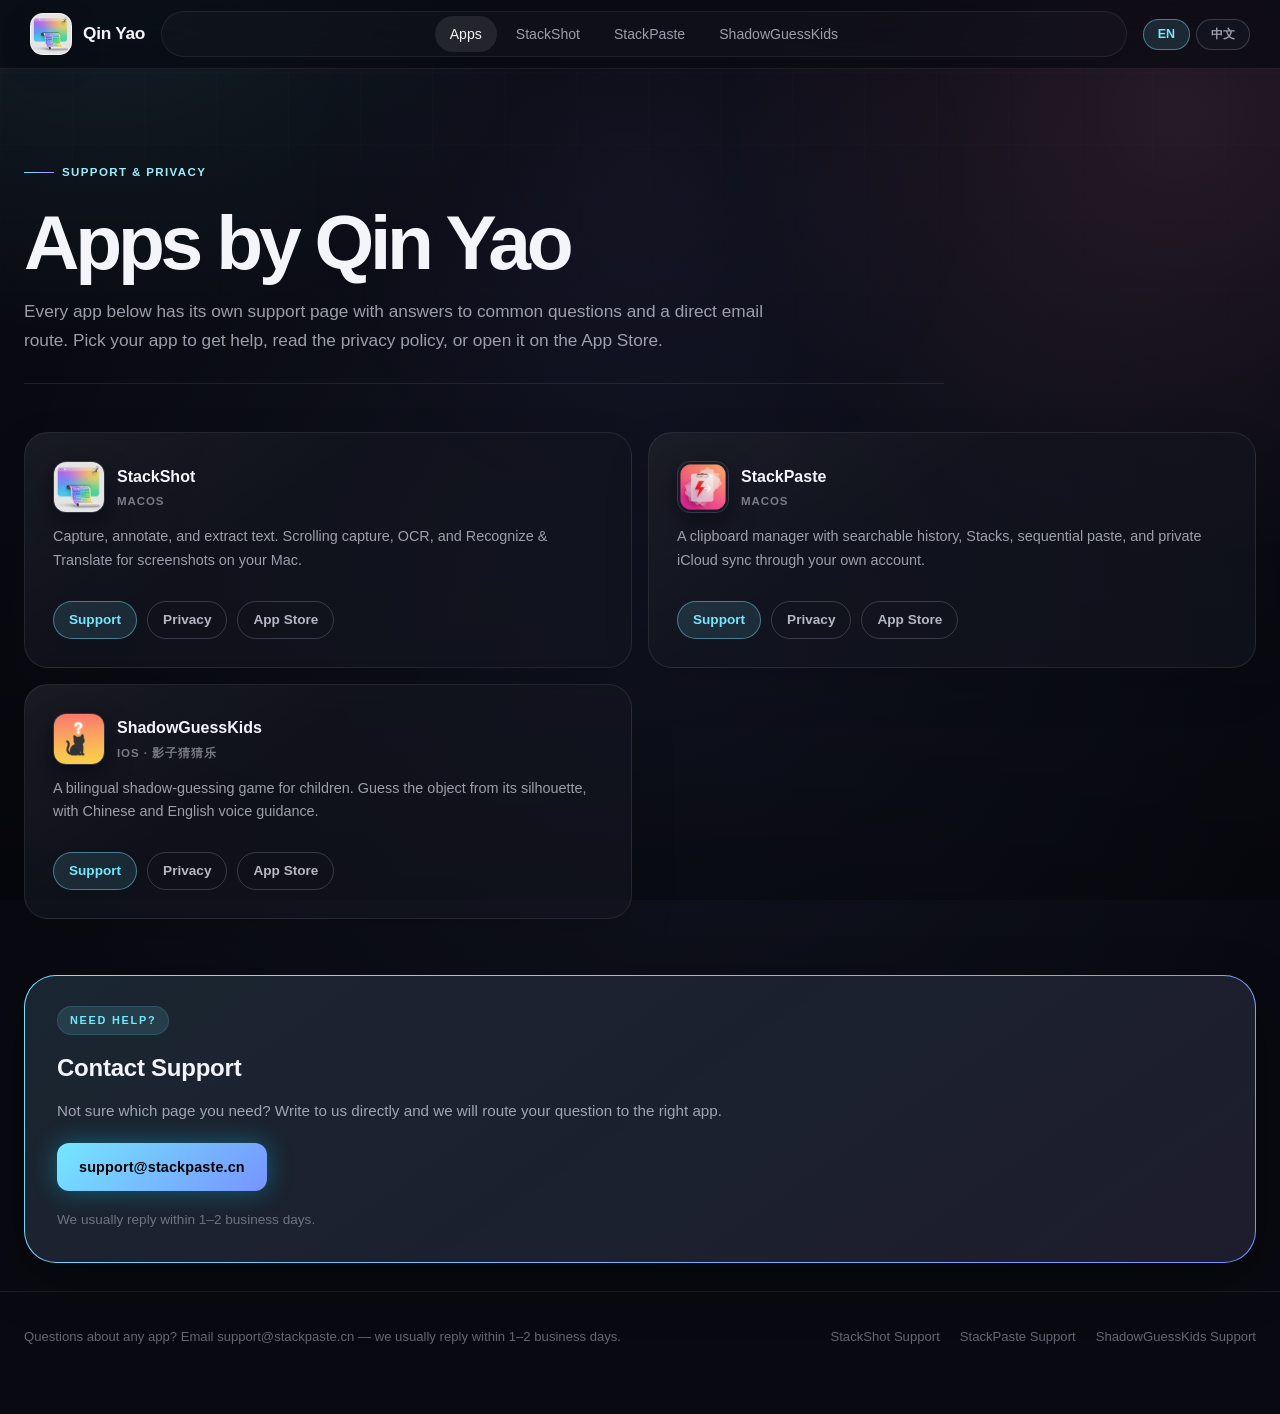
<file: docs/index.html>
<!doctype html>
<html lang="en">
<head>
  <meta charset="utf-8">
  <meta name="viewport" content="width=device-width, initial-scale=1">
  <meta name="description" content="Support and privacy information for StackShot, StackPaste and ShadowGuessKids by Qin Yao. Find FAQs and a direct email route for help.">
  <meta name="theme-color" content="#090a11">
  <meta name="author" content="Qin Yao">
  <title>Apps · Support &amp; Privacy | Qin Yao</title>
  <link rel="icon" href="./assets/stackshot-logo.png">
  <link rel="stylesheet" href="./assets/site.css">
  <style>
    .lang-toggle { display: inline-flex; gap: 6px; }
    .lang-toggle button {
      padding: 6px 14px; border-radius: 999px; cursor: pointer;
      border: 1px solid rgba(213,219,255,0.2);
      background: rgba(21,23,34,0.76); color: rgba(224,226,240,0.68);
      font-size: 0.78rem; font-weight: 600; font-family: inherit;
    }
    .lang-toggle button[aria-pressed="true"] {
      border-color: rgba(117,231,255,0.45);
      background: rgba(117,231,255,0.13); color: #75e7ff;
    }
    .app-card { display: flex; flex-direction: column; gap: 12px; }
    .app-card-head { display: flex; align-items: center; gap: 12px; }
    .app-card-icon {
      width: 52px; height: 52px; border-radius: 13px; flex: 0 0 auto;
      border: 1px solid rgba(213,219,255,0.16);
      box-shadow: 0 10px 24px rgba(4,6,14,0.5);
    }
    .app-card-title { display: flex; flex-direction: column; gap: 3px; }
    .app-card-title h3 { margin: 0; }
    .app-platform {
      font-size: 0.72rem; letter-spacing: 0.08em; text-transform: uppercase;
      color: rgba(224,226,240,0.5); font-weight: 600;
    }
    .app-card-links { display: flex; flex-wrap: wrap; gap: 10px; margin-top: auto; }
    .app-card-links a {
      font-size: 0.85rem; font-weight: 600; text-decoration: none;
      padding: 7px 15px; border-radius: 999px;
      border: 1px solid rgba(213,219,255,0.2);
      color: rgba(224,226,240,0.8);
    }
    .app-card-links a:hover { border-color: rgba(117,231,255,0.45); color: #75e7ff; }
    .app-card-links a.is-primary {
      border-color: rgba(117,231,255,0.45);
      background: rgba(117,231,255,0.12); color: #75e7ff;
    }
  </style>
</head>
<body>
  <div class="page-shell">
    <header class="topbar">
      <div class="topbar-inner">
        <a class="brand" href="./">
          <span class="brand-logo"><img src="./assets/stackshot-logo.png" alt="Qin Yao apps"></span>
          <span class="brand-wordmark">Qin Yao</span>
        </a>
        <nav class="site-nav" aria-label="Primary">
          <a class="nav-link" href="./" aria-current="page">Apps</a>
          <a class="nav-link" href="./stackshot/support/">StackShot</a>
          <a class="nav-link" href="./stackpaste/support/">StackPaste</a>
          <a class="nav-link" href="./shadowguess/support/">ShadowGuessKids</a>
        </nav>
        <div class="lang-toggle" role="group" aria-label="Language">
          <button type="button" data-lang-btn="en" aria-pressed="true">EN</button>
          <button type="button" data-lang-btn="zh-Hans" aria-pressed="false">中文</button>
        </div>
      </div>
    </header>

    <main class="page-inner">

      <section class="lang-panel is-active" data-lang-panel="en">
        <div class="page-heading">
          <div class="eyebrow">Support &amp; Privacy</div>
          <h1>Apps by Qin Yao</h1>
          <p>Every app below has its own support page with answers to common questions and a direct email route. Pick your app to get help, read the privacy policy, or open it on the App Store.</p>
        </div>

        <section class="page-layout">
          <div class="support-grid">
            <article class="support-card app-card">
              <div class="app-card-head">
                <img class="app-card-icon" src="./assets/stackshot-logo.png" alt="StackShot icon">
                <div class="app-card-title">
                  <h3>StackShot</h3>
                  <span class="app-platform">macOS</span>
                </div>
              </div>
              <p>Capture, annotate, and extract text. Scrolling capture, OCR, and Recognize &amp; Translate for screenshots on your Mac.</p>
              <div class="app-card-links">
                <a class="is-primary" href="./stackshot/support/">Support</a>
                <a href="./stackshot/privacy/">Privacy</a>
                <a href="https://apps.apple.com/cn/app/id6762500028?mt=12" rel="noopener">App Store</a>
              </div>
            </article>

            <article class="support-card app-card">
              <div class="app-card-head">
                <img class="app-card-icon" src="./assets/stackpaste-icon.png" alt="StackPaste icon">
                <div class="app-card-title">
                  <h3>StackPaste</h3>
                  <span class="app-platform">macOS</span>
                </div>
              </div>
              <p>A clipboard manager with searchable history, Stacks, sequential paste, and private iCloud sync through your own account.</p>
              <div class="app-card-links">
                <a class="is-primary" href="./stackpaste/support/">Support</a>
                <a href="./stackpaste/privacy/">Privacy</a>
                <a href="https://apps.apple.com/cn/app/id6761370954?mt=12" rel="noopener">App Store</a>
              </div>
            </article>

            <article class="support-card app-card">
              <div class="app-card-head">
                <img class="app-card-icon" src="./assets/shadowguess-icon.png" alt="ShadowGuessKids icon">
                <div class="app-card-title">
                  <h3>ShadowGuessKids</h3>
                  <span class="app-platform">iOS · 影子猜猜乐</span>
                </div>
              </div>
              <p>A bilingual shadow-guessing game for children. Guess the object from its silhouette, with Chinese and English voice guidance.</p>
              <div class="app-card-links">
                <a class="is-primary" href="./shadowguess/support/">Support</a>
                <a href="./shadowguess/privacy/">Privacy</a>
                <a href="https://apps.apple.com/cn/app/id6793174404" rel="noopener">App Store</a>
              </div>
            </article>
          </div>

          <section class="contact-hero">
            <div class="contact-hero-inner">
              <span class="contact-eyebrow">NEED HELP?</span>
              <h2>Contact Support</h2>
              <p class="contact-desc">Not sure which page you need? Write to us directly and we will route your question to the right app.</p>
              <div class="button-row">
                <a class="primary-link" href="mailto:support@stackpaste.cn?subject=App%20Support">support@stackpaste.cn</a>
              </div>
              <p class="contact-note">We usually reply within 1–2 business days.</p>
            </div>
          </section>
        </section>
      </section>

      <section class="lang-panel" data-lang-panel="zh-Hans" hidden>
        <div class="page-heading">
          <div class="eyebrow">支持与隐私</div>
          <h1>Qin Yao 的 App</h1>
          <p>下面每个 App 都有独立的支持页，包含常见问题解答与直接邮件联系方式。选择你的 App 即可获取帮助、阅读隐私政策，或在 App Store 打开。</p>
        </div>

        <section class="page-layout">
          <div class="support-grid">
            <article class="support-card app-card">
              <div class="app-card-head">
                <img class="app-card-icon" src="./assets/stackshot-logo.png" alt="StackShot 图标">
                <div class="app-card-title">
                  <h3>StackShot</h3>
                  <span class="app-platform">macOS</span>
                </div>
              </div>
              <p>截图、标注与文字提取。支持滚动截图、OCR 识别，以及截图的识别与翻译。</p>
              <div class="app-card-links">
                <a class="is-primary" href="./stackshot/support/">支持</a>
                <a href="./stackshot/privacy/">隐私</a>
                <a href="https://apps.apple.com/cn/app/id6762500028?mt=12" rel="noopener">App Store</a>
              </div>
            </article>

            <article class="support-card app-card">
              <div class="app-card-head">
                <img class="app-card-icon" src="./assets/stackpaste-icon.png" alt="StackPaste 图标">
                <div class="app-card-title">
                  <h3>StackPaste</h3>
                  <span class="app-platform">macOS</span>
                </div>
              </div>
              <p>剪贴板管理工具，提供可搜索的历史记录、Stacks 分组、顺序粘贴，并通过你自己的 iCloud 账户私密同步。</p>
              <div class="app-card-links">
                <a class="is-primary" href="./stackpaste/support/">支持</a>
                <a href="./stackpaste/privacy/">隐私</a>
                <a href="https://apps.apple.com/cn/app/id6761370954?mt=12" rel="noopener">App Store</a>
              </div>
            </article>

            <article class="support-card app-card">
              <div class="app-card-head">
                <img class="app-card-icon" src="./assets/shadowguess-icon.png" alt="影子猜猜乐 图标">
                <div class="app-card-title">
                  <h3>影子猜猜乐</h3>
                  <span class="app-platform">iOS · ShadowGuessKids</span>
                </div>
              </div>
              <p>面向儿童的双语影子猜物游戏。通过轮廓剪影猜测物体，并提供中英文语音引导。</p>
              <div class="app-card-links">
                <a class="is-primary" href="./shadowguess/support/">支持</a>
                <a href="./shadowguess/privacy/">隐私</a>
                <a href="https://apps.apple.com/cn/app/id6793174404" rel="noopener">App Store</a>
              </div>
            </article>
          </div>

          <section class="contact-hero">
            <div class="contact-hero-inner">
              <span class="contact-eyebrow">需要帮助？</span>
              <h2>联系支持</h2>
              <p class="contact-desc">不确定该看哪个页面？直接写信给我们，我们会把问题转给对应的 App。</p>
              <div class="button-row">
                <a class="primary-link" href="mailto:support@stackpaste.cn?subject=App%20Support">support@stackpaste.cn</a>
              </div>
              <p class="contact-note">我们通常在 1–2 个工作日内回复。</p>
            </div>
          </section>
        </section>
      </section>

    </main>

    <footer class="footer">
      <div class="footer-inner">
        <p class="footer-note">Questions about any app? Email <a href="mailto:support@stackpaste.cn?subject=App%20Support">support@stackpaste.cn</a> — we usually reply within 1–2 business days.</p>
        <nav class="footer-links" aria-label="Footer">
          <a href="./stackshot/support/">StackShot Support</a>
          <a href="./stackpaste/support/">StackPaste Support</a>
          <a href="./shadowguess/support/">ShadowGuessKids Support</a>
        </nav>
      </div>
    </footer>
  </div>

  <script>
    (function () {
      var btns = document.querySelectorAll('[data-lang-btn]');
      var panels = document.querySelectorAll('[data-lang-panel]');
      function apply(lang) {
        panels.forEach(function (p) {
          var on = p.getAttribute('data-lang-panel') === lang;
          p.classList.toggle('is-active', on);
          p.hidden = !on;
        });
        btns.forEach(function (b) {
          b.setAttribute('aria-pressed', String(b.getAttribute('data-lang-btn') === lang));
        });
        try { localStorage.setItem('apps-site-language', lang); } catch (e) {}
      }
      btns.forEach(function (b) {
        b.addEventListener('click', function () { apply(b.getAttribute('data-lang-btn')); });
      });
      try {
        var saved = localStorage.getItem('apps-site-language');
        if (saved === 'zh-Hans') apply('zh-Hans');
      } catch (e) {}
    })();
  </script>
</body>
</html>
</file>
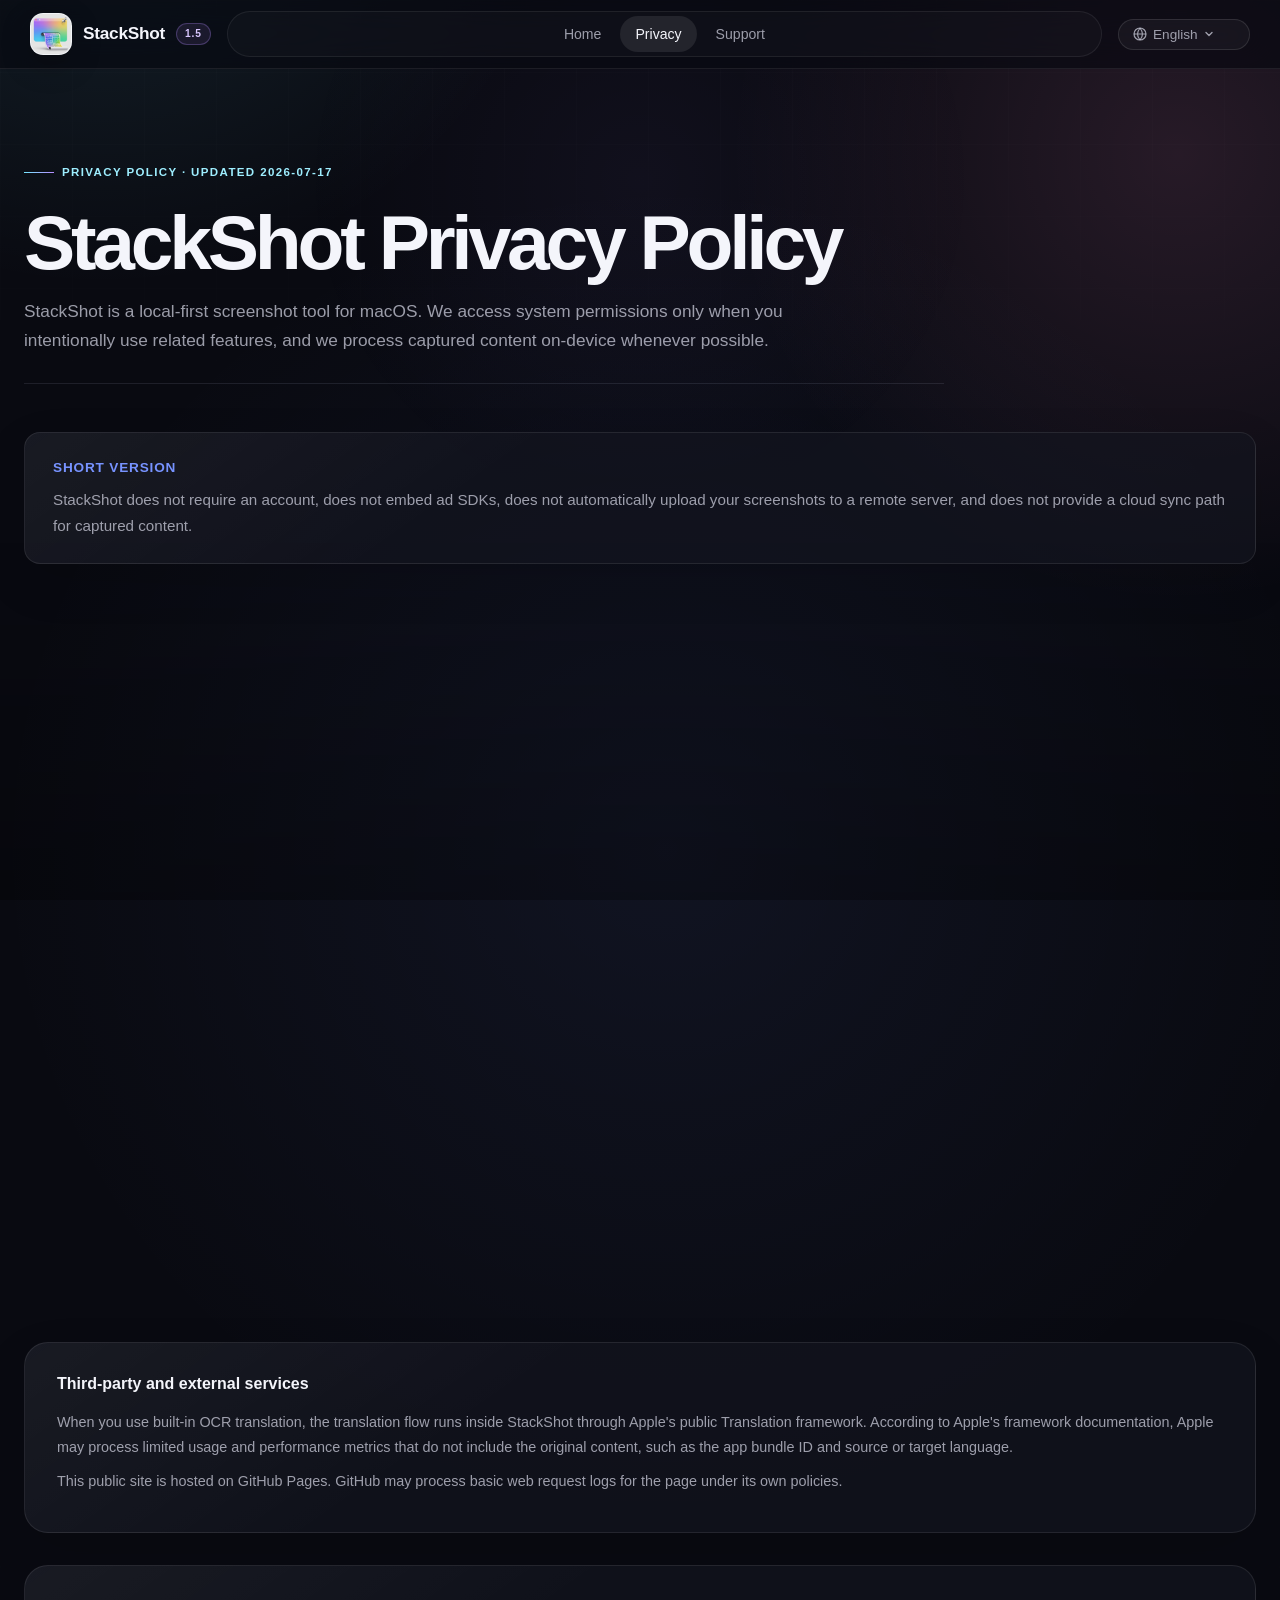
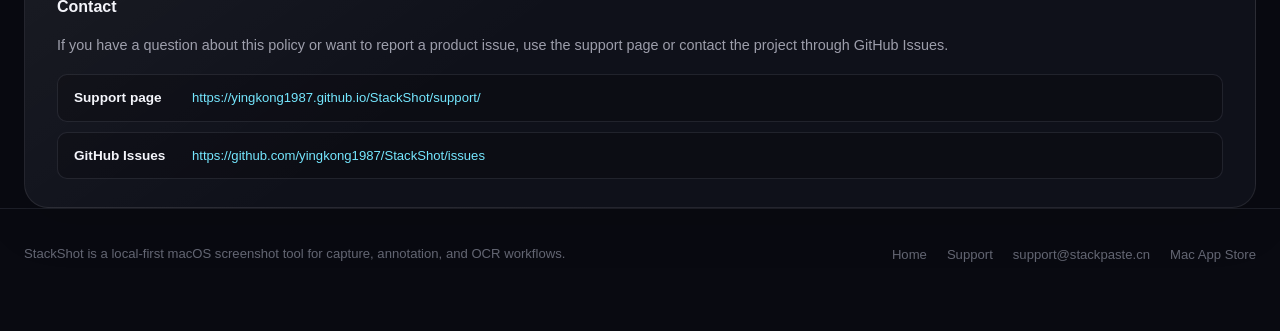
<file: docs/privacy/index.html>
<!doctype html>
<html lang="en">
<head>
  <meta charset="utf-8">
  <meta name="viewport" content="width=device-width, initial-scale=1">
  <title>StackShot Privacy Policy — moved</title>
  <meta name="robots" content="noindex">
  <link rel="canonical" href="https://yingkong1987.github.io/StackShot/stackshot/privacy/">
  <meta http-equiv="refresh" content="0; url=../stackshot/privacy/">
  <link rel="stylesheet" href="../assets/site.css">
  <style>
    .redirect-wrap {
      min-height: 70vh; display: flex; flex-direction: column;
      align-items: center; justify-content: center; gap: 14px;
      text-align: center; padding: 40px 20px;
    }
    .redirect-wrap h1 { font-size: 1.35rem; margin: 0; }
    .redirect-wrap p { margin: 0; color: rgba(224,226,240,0.68); }
    .redirect-wrap a { color: #75e7ff; font-weight: 600; }
  </style>
</head>
<body>
  <div class="page-shell">
    <main class="page-inner">
      <div class="redirect-wrap">
        <div class="eyebrow">Page moved</div>
        <h1>StackShot Privacy Policy has moved</h1>
        <p>This page now lives at a new address. You will be redirected automatically.</p>
        <p>
          <a href="../stackshot/privacy/">
            Continue to StackShot Privacy Policy
          </a>
        </p>
        <p>
          Questions about privacy? Email
          <a href="mailto:support@stackpaste.cn?subject=StackShot%20Privacy">support@stackpaste.cn</a>
          — we usually reply within 1–2 business days.
        </p>
      </div>
    </main>
  </div>
</body>
</html>
</file>
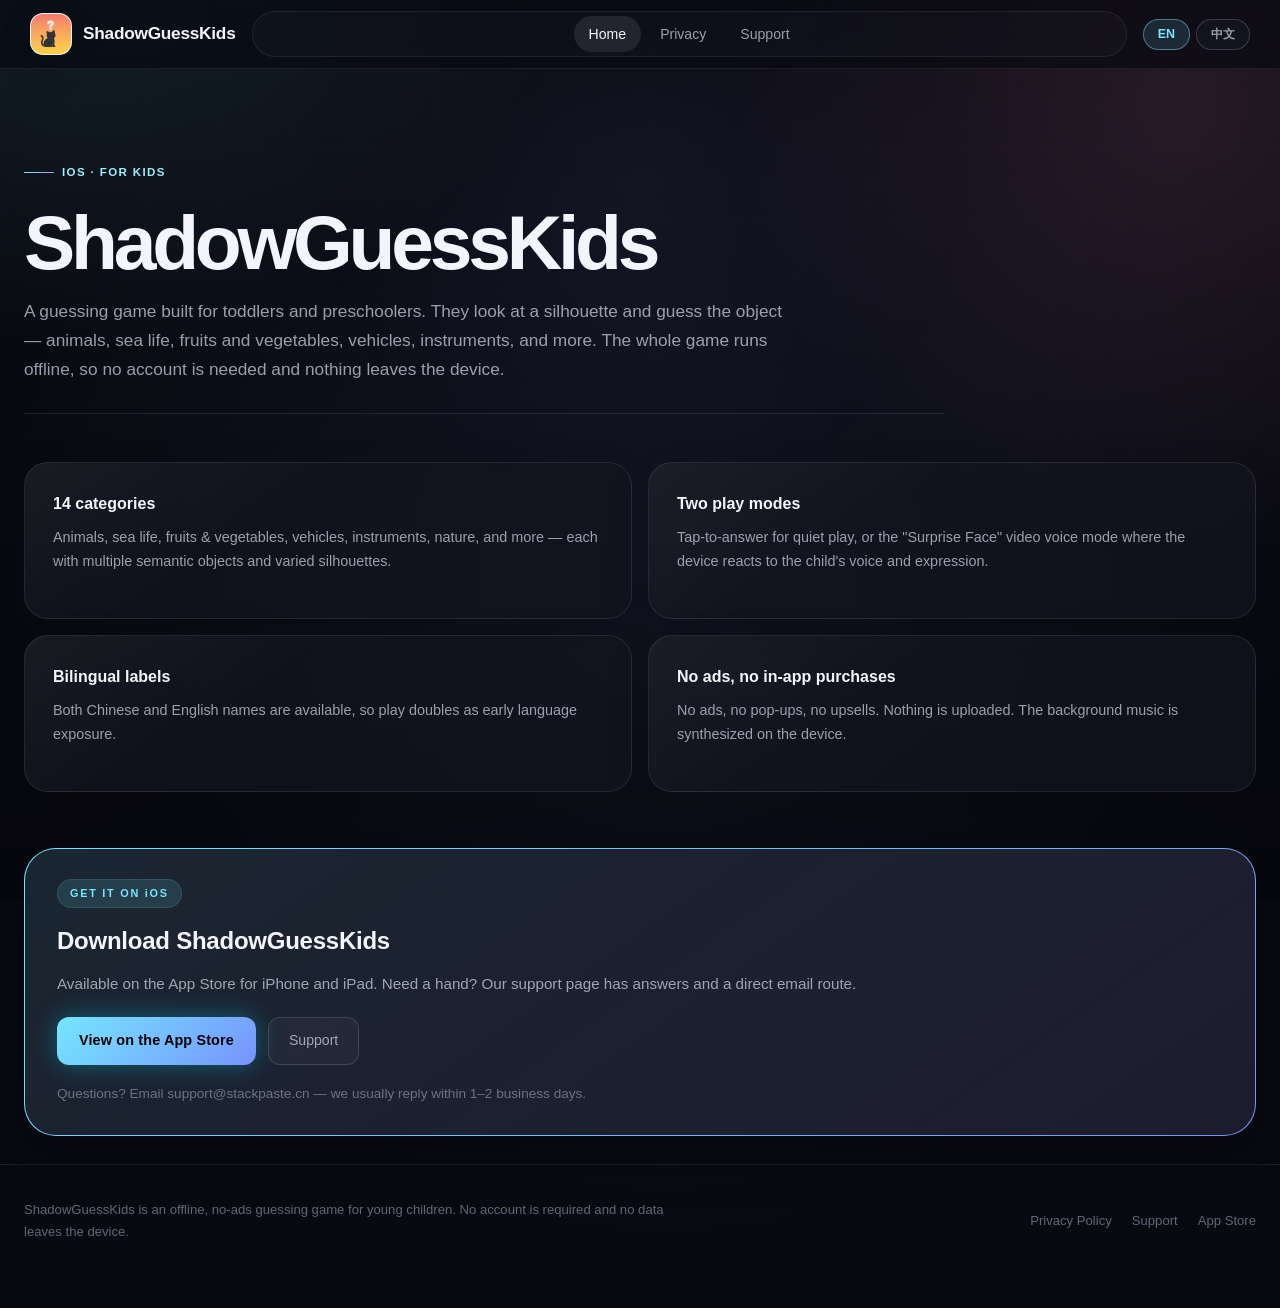
<file: docs/shadowguess/index.html>
<!doctype html>
<html lang="en">
<head>
  <meta charset="utf-8">
  <meta name="viewport" content="width=device-width, initial-scale=1">
  <meta name="description" content="ShadowGuessKids — an offline, no-ads shadow guessing game for young children. Silhouettes, video voice mode, bilingual.">
  <meta name="theme-color" content="#090a11">
  <meta name="author" content="Qin Yao">
  <title>ShadowGuessKids · An offline guessing game for kids</title>
  <link rel="icon" href="../assets/shadowguess-icon.png">
  <link rel="stylesheet" href="../assets/site.css">
  <style>
    .lang-toggle { display: inline-flex; gap: 6px; }
    .lang-toggle button {
      padding: 6px 14px; border-radius: 999px; cursor: pointer;
      border: 1px solid rgba(213,219,255,0.2);
      background: rgba(21,23,34,0.76); color: rgba(224,226,240,0.68);
      font-size: 0.78rem; font-weight: 600; font-family: inherit;
    }
    .lang-toggle button[aria-pressed="true"] {
      border-color: rgba(117,231,255,0.45);
      background: rgba(117,231,255,0.13); color: #75e7ff;
    }
  </style>
</head>
<body>
  <div class="page-shell">
    <header class="topbar">
      <div class="topbar-inner">
        <a class="brand" href="../">
          <span class="brand-logo"><img src="../assets/shadowguess-icon.png" alt="ShadowGuessKids icon"></span>
          <span class="brand-wordmark">ShadowGuessKids</span>
        </a>
        <nav class="site-nav" aria-label="Primary">
          <a class="nav-link" href="../" aria-current="page">Home</a>
          <a class="nav-link" href="./privacy/">Privacy</a>
          <a class="nav-link" href="./support/">Support</a>
        </nav>
        <div class="lang-toggle" role="group" aria-label="Language">
          <button type="button" data-lang-btn="en" aria-pressed="true">EN</button>
          <button type="button" data-lang-btn="zh-Hans" aria-pressed="false">中文</button>
        </div>
      </div>
    </header>

    <main class="page-inner">

      <section class="lang-panel is-active" data-lang-panel="en">
        <div class="page-heading">
          <div class="eyebrow">iOS · For kids</div>
          <h1>ShadowGuessKids</h1>
          <p>A guessing game built for toddlers and preschoolers. They look at a silhouette and guess the object — animals, sea life, fruits and vegetables, vehicles, instruments, and more. The whole game runs offline, so no account is needed and nothing leaves the device.</p>
        </div>

        <section class="page-layout">
          <div class="support-grid">
            <article class="support-card">
              <h3>14 categories</h3>
              <p>Animals, sea life, fruits &amp; vegetables, vehicles, instruments, nature, and more — each with multiple semantic objects and varied silhouettes.</p>
            </article>
            <article class="support-card">
              <h3>Two play modes</h3>
              <p>Tap-to-answer for quiet play, or the "Surprise Face" video voice mode where the device reacts to the child's voice and expression.</p>
            </article>
            <article class="support-card">
              <h3>Bilingual labels</h3>
              <p>Both Chinese and English names are available, so play doubles as early language exposure.</p>
            </article>
            <article class="support-card">
              <h3>No ads, no in-app purchases</h3>
              <p>No ads, no pop-ups, no upsells. Nothing is uploaded. The background music is synthesized on the device.</p>
            </article>
          </div>

          <section class="contact-hero">
            <div class="contact-hero-inner">
              <span class="contact-eyebrow">GET IT ON iOS</span>
              <h2>Download ShadowGuessKids</h2>
              <p class="contact-desc">Available on the App Store for iPhone and iPad. Need a hand? Our support page has answers and a direct email route.</p>
              <div class="button-row">
                <a class="primary-link" href="https://apps.apple.com/cn/app/id6793174404?mt=8" rel="noopener">View on the App Store</a>
                <a class="ghost-link" href="./support/">Support</a>
              </div>
              <p class="contact-note">Questions? Email <a href="mailto:support@stackpaste.cn?subject=ShadowGuessKids%20Support">support@stackpaste.cn</a> — we usually reply within 1–2 business days.</p>
            </div>
          </section>
        </section>
      </section>

      <section class="lang-panel" data-lang-panel="zh-Hans" hidden>
        <div class="page-heading">
          <div class="eyebrow">iOS · 儿童</div>
          <h1>影子猜猜乐</h1>
          <p>专为幼儿与学龄前儿童设计、无任何联网功能的影子识物小游戏。孩子观察剪影轮廓，猜出动物、果蔬、交通工具等日常事物，在轻松游戏中认识世界、锻炼观察力与语言表达。</p>
        </div>

        <section class="page-layout">
          <div class="support-grid">
            <article class="support-card">
              <h3>14 大主题</h3>
              <p>动物、海洋、果蔬、交通工具、乐器、自然等，每类含多个语义对象与多样造型变体。</p>
            </article>
            <article class="support-card">
              <h3>两种玩法</h3>
              <p>点击答题，适合安静环境；「惊喜脸」视频语音模式，会回应孩子的表情与声音。</p>
            </article>
            <article class="support-card">
              <h3>中英文双语</h3>
              <p>提供中文与英文两种称谓，边玩边做认知启蒙。</p>
            </article>
            <article class="support-card">
              <h3>无广告、无内购</h3>
              <p>不含广告、弹窗或内购，不上传任何数据；背景音乐由设备实时合成。</p>
            </article>
          </div>

          <section class="contact-hero">
            <div class="contact-hero-inner">
              <span class="contact-eyebrow">iOS 上线中</span>
              <h2>下载影子猜猜乐</h2>
              <p class="contact-desc">已在 App Store 上架。需要帮助？支持页提供常见问题与直接邮件联系方式。</p>
              <div class="button-row">
                <a class="primary-link" href="https://apps.apple.com/cn/app/id6793174404?mt=8" rel="noopener">在 App Store 查看</a>
                <a class="ghost-link" href="./support/">支持</a>
              </div>
              <p class="contact-note">有疑问？发邮件到 <a href="mailto:support@stackpaste.cn?subject=ShadowGuessKids%20Support">support@stackpaste.cn</a>，我们通常在 1–2 个工作日内回复。</p>
            </div>
          </section>
        </section>
      </section>

    </main>

    <footer class="footer">
      <div class="footer-inner">
        <p class="footer-note">ShadowGuessKids is an offline, no-ads guessing game for young children. No account is required and no data leaves the device.</p>
        <nav class="footer-links" aria-label="Footer">
          <a href="./privacy/">Privacy Policy</a>
          <a href="./support/">Support</a>
          <a href="https://apps.apple.com/cn/app/id6793174404?mt=8" rel="noopener">App Store</a>
        </nav>
      </div>
    </footer>
  </div>

  <script>
    (function () {
      var btns = document.querySelectorAll('[data-lang-btn]');
      var panels = document.querySelectorAll('[data-lang-panel]');
      function apply(lang) {
        panels.forEach(function (p) {
          var on = p.getAttribute('data-lang-panel') === lang;
          p.classList.toggle('is-active', on);
          p.hidden = !on;
        });
        btns.forEach(function (b) {
          b.setAttribute('aria-pressed', String(b.getAttribute('data-lang-btn') === lang));
        });
        try { localStorage.setItem('sgk-site-language', lang); } catch (e) {}
      }
      btns.forEach(function (b) {
        b.addEventListener('click', function () { apply(b.getAttribute('data-lang-btn')); });
      });
      try {
        var saved = localStorage.getItem('sgk-site-language');
        if (saved === 'zh-Hans') apply('zh-Hans');
      } catch (e) {}
    })();
  </script>
</body>
</html>
</file>
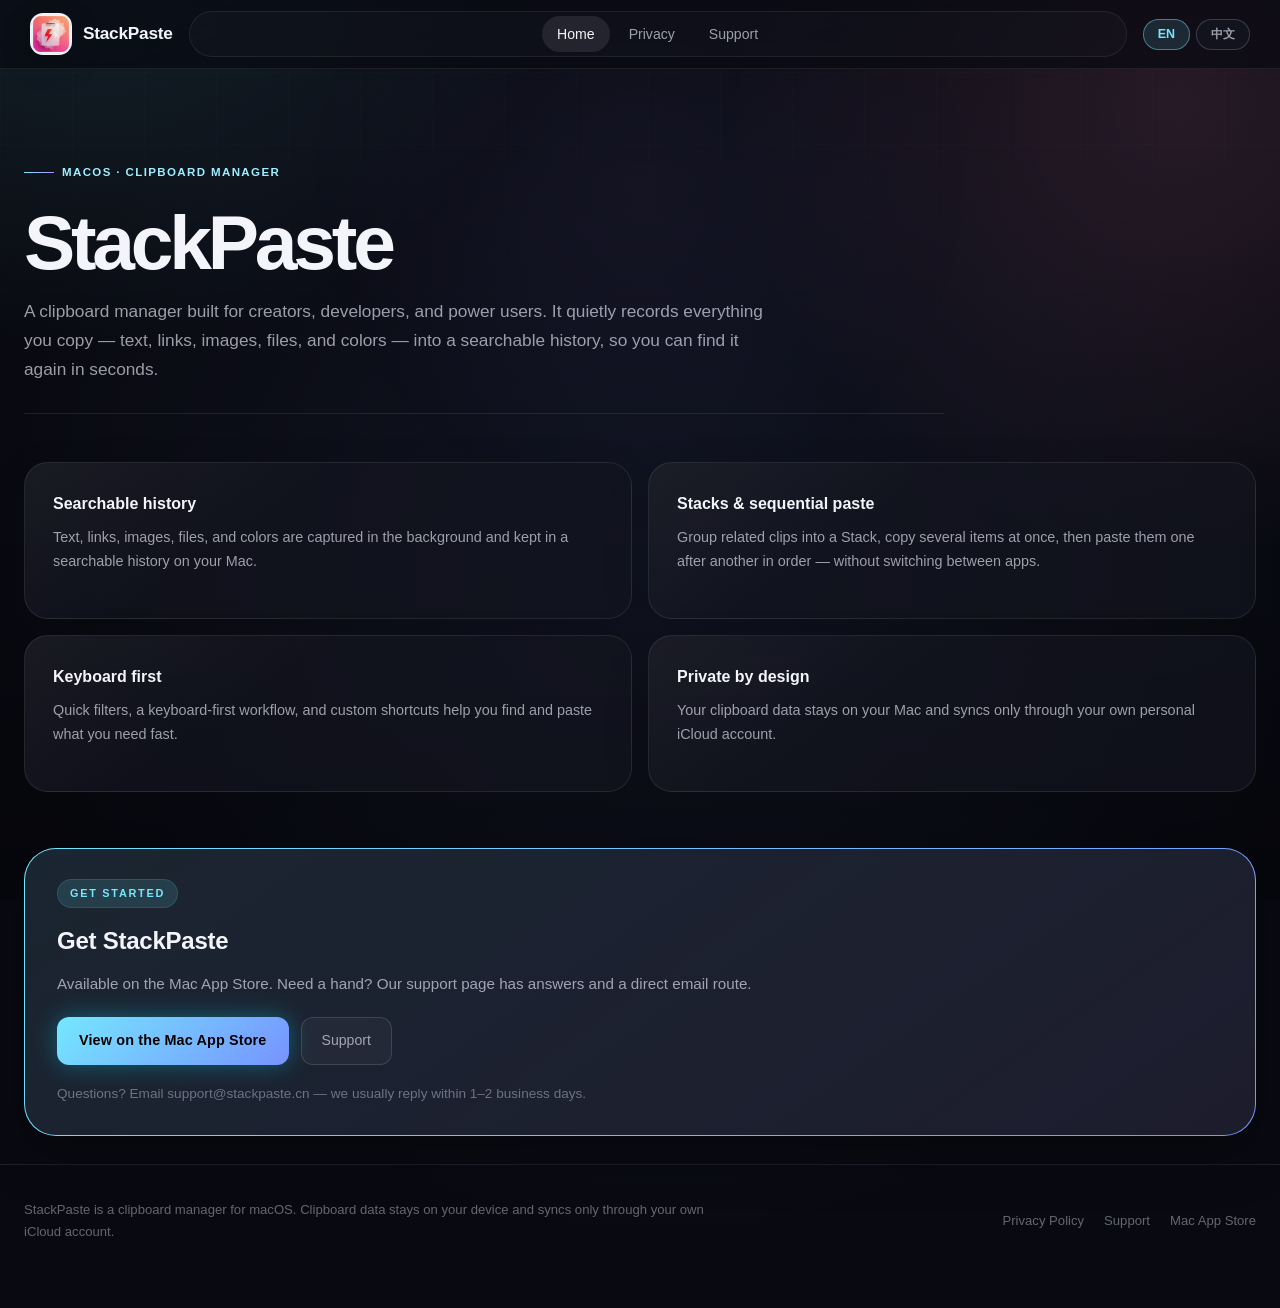
<file: docs/stackpaste/index.html>
<!doctype html>
<html lang="en">
<head>
  <meta charset="utf-8">
  <meta name="viewport" content="width=device-width, initial-scale=1">
  <meta name="description" content="StackPaste — a clipboard manager for macOS. Searchable history, Stacks, sequential paste, keyboard-first workflow, and private iCloud sync.">
  <meta name="theme-color" content="#090a11">
  <meta name="author" content="Qin Yao">
  <title>StackPaste · Clipboard manager for macOS</title>
  <link rel="icon" href="../assets/stackpaste-icon.png">
  <link rel="stylesheet" href="../assets/site.css">
  <style>
    .lang-toggle { display: inline-flex; gap: 6px; }
    .lang-toggle button {
      padding: 6px 14px; border-radius: 999px; cursor: pointer;
      border: 1px solid rgba(213,219,255,0.2);
      background: rgba(21,23,34,0.76); color: rgba(224,226,240,0.68);
      font-size: 0.78rem; font-weight: 600; font-family: inherit;
    }
    .lang-toggle button[aria-pressed="true"] {
      border-color: rgba(117,231,255,0.45);
      background: rgba(117,231,255,0.13); color: #75e7ff;
    }
  </style>
</head>
<body>
  <div class="page-shell">
    <header class="topbar">
      <div class="topbar-inner">
        <a class="brand" href="../">
          <span class="brand-logo"><img src="../assets/stackpaste-icon.png" alt="StackPaste icon"></span>
          <span class="brand-wordmark">StackPaste</span>
        </a>
        <nav class="site-nav" aria-label="Primary">
          <a class="nav-link" href="../" aria-current="page">Home</a>
          <a class="nav-link" href="./privacy/">Privacy</a>
          <a class="nav-link" href="./support/">Support</a>
        </nav>
        <div class="lang-toggle" role="group" aria-label="Language">
          <button type="button" data-lang-btn="en" aria-pressed="true">EN</button>
          <button type="button" data-lang-btn="zh-Hans" aria-pressed="false">中文</button>
        </div>
      </div>
    </header>

    <main class="page-inner">

      <section class="lang-panel is-active" data-lang-panel="en">
        <div class="page-heading">
          <div class="eyebrow">macOS · Clipboard manager</div>
          <h1>StackPaste</h1>
          <p>A clipboard manager built for creators, developers, and power users. It quietly records everything you copy — text, links, images, files, and colors — into a searchable history, so you can find it again in seconds.</p>
        </div>

        <section class="page-layout">
          <div class="support-grid">
            <article class="support-card">
              <h3>Searchable history</h3>
              <p>Text, links, images, files, and colors are captured in the background and kept in a searchable history on your Mac.</p>
            </article>
            <article class="support-card">
              <h3>Stacks &amp; sequential paste</h3>
              <p>Group related clips into a Stack, copy several items at once, then paste them one after another in order — without switching between apps.</p>
            </article>
            <article class="support-card">
              <h3>Keyboard first</h3>
              <p>Quick filters, a keyboard-first workflow, and custom shortcuts help you find and paste what you need fast.</p>
            </article>
            <article class="support-card">
              <h3>Private by design</h3>
              <p>Your clipboard data stays on your Mac and syncs only through your own personal iCloud account.</p>
            </article>
          </div>

          <section class="contact-hero">
            <div class="contact-hero-inner">
              <span class="contact-eyebrow">GET STARTED</span>
              <h2>Get StackPaste</h2>
              <p class="contact-desc">Available on the Mac App Store. Need a hand? Our support page has answers and a direct email route.</p>
              <div class="button-row">
                <a class="primary-link" href="https://apps.apple.com/cn/app/id6761370954?mt=12" rel="noopener">View on the Mac App Store</a>
                <a class="ghost-link" href="./support/">Support</a>
              </div>
              <p class="contact-note">Questions? Email <a href="mailto:support@stackpaste.cn?subject=StackPaste%20Support">support@stackpaste.cn</a> — we usually reply within 1–2 business days.</p>
            </div>
          </section>
        </section>
      </section>

      <section class="lang-panel" data-lang-panel="zh-Hans" hidden>
        <div class="page-heading">
          <div class="eyebrow">macOS · 剪贴板管理</div>
          <h1>StackPaste</h1>
          <p>为创作者、开发者和高阶用户打造的剪贴板管理工具。它会在后台自动记录你复制的所有内容，并把文本、链接、图片、文件和颜色保存在可搜索的历史记录中，让你几秒内重新找到它们。</p>
        </div>

        <section class="page-layout">
          <div class="support-grid">
            <article class="support-card">
              <h3>可搜索的历史记录</h3>
              <p>文本、链接、图片、文件和颜色会在后台被记录，并保存在 Mac 上可搜索的历史记录中。</p>
            </article>
            <article class="support-card">
              <h3>Stacks 与顺序粘贴</h3>
              <p>把相关内容整理到 Stacks，一次复制多个项目，再按顺序逐个粘贴，不必在应用之间来回切换。</p>
            </article>
            <article class="support-card">
              <h3>键盘优先</h3>
              <p>借助快速筛选、键盘优先的操作方式与自定义快捷键，你可以迅速找到并粘贴所需内容。</p>
            </article>
            <article class="support-card">
              <h3>隐私优先的设计</h3>
              <p>剪贴板数据会私密保存在你的 Mac 上，只会通过你个人的 iCloud 进行同步。</p>
            </article>
          </div>

          <section class="contact-hero">
            <div class="contact-hero-inner">
              <span class="contact-eyebrow">开始使用</span>
              <h2>获取 StackPaste</h2>
              <p class="contact-desc">已在 Mac App Store 上架。需要帮助？支持页提供常见问题与直接邮件联系方式。</p>
              <div class="button-row">
                <a class="primary-link" href="https://apps.apple.com/cn/app/id6761370954?mt=12" rel="noopener">在 Mac App Store 查看</a>
                <a class="ghost-link" href="./support/">支持</a>
              </div>
              <p class="contact-note">有疑问？发邮件到 <a href="mailto:support@stackpaste.cn?subject=StackPaste%20Support">support@stackpaste.cn</a>，我们通常在 1–2 个工作日内回复。</p>
            </div>
          </section>
        </section>
      </section>

    </main>

    <footer class="footer">
      <div class="footer-inner">
        <p class="footer-note">StackPaste is a clipboard manager for macOS. Clipboard data stays on your device and syncs only through your own iCloud account.</p>
        <nav class="footer-links" aria-label="Footer">
          <a href="./privacy/">Privacy Policy</a>
          <a href="./support/">Support</a>
          <a href="https://apps.apple.com/cn/app/id6761370954?mt=12" rel="noopener">Mac App Store</a>
        </nav>
      </div>
    </footer>
  </div>

  <script>
    (function () {
      var btns = document.querySelectorAll('[data-lang-btn]');
      var panels = document.querySelectorAll('[data-lang-panel]');
      function apply(lang) {
        panels.forEach(function (p) {
          var on = p.getAttribute('data-lang-panel') === lang;
          p.classList.toggle('is-active', on);
          p.hidden = !on;
        });
        btns.forEach(function (b) {
          b.setAttribute('aria-pressed', String(b.getAttribute('data-lang-btn') === lang));
        });
        try { localStorage.setItem('stackpaste-site-language', lang); } catch (e) {}
      }
      btns.forEach(function (b) {
        b.addEventListener('click', function () { apply(b.getAttribute('data-lang-btn')); });
      });
      try {
        var saved = localStorage.getItem('stackpaste-site-language');
        if (saved === 'zh-Hans') apply('zh-Hans');
      } catch (e) {}
    })();
  </script>
</body>
</html>
</file>
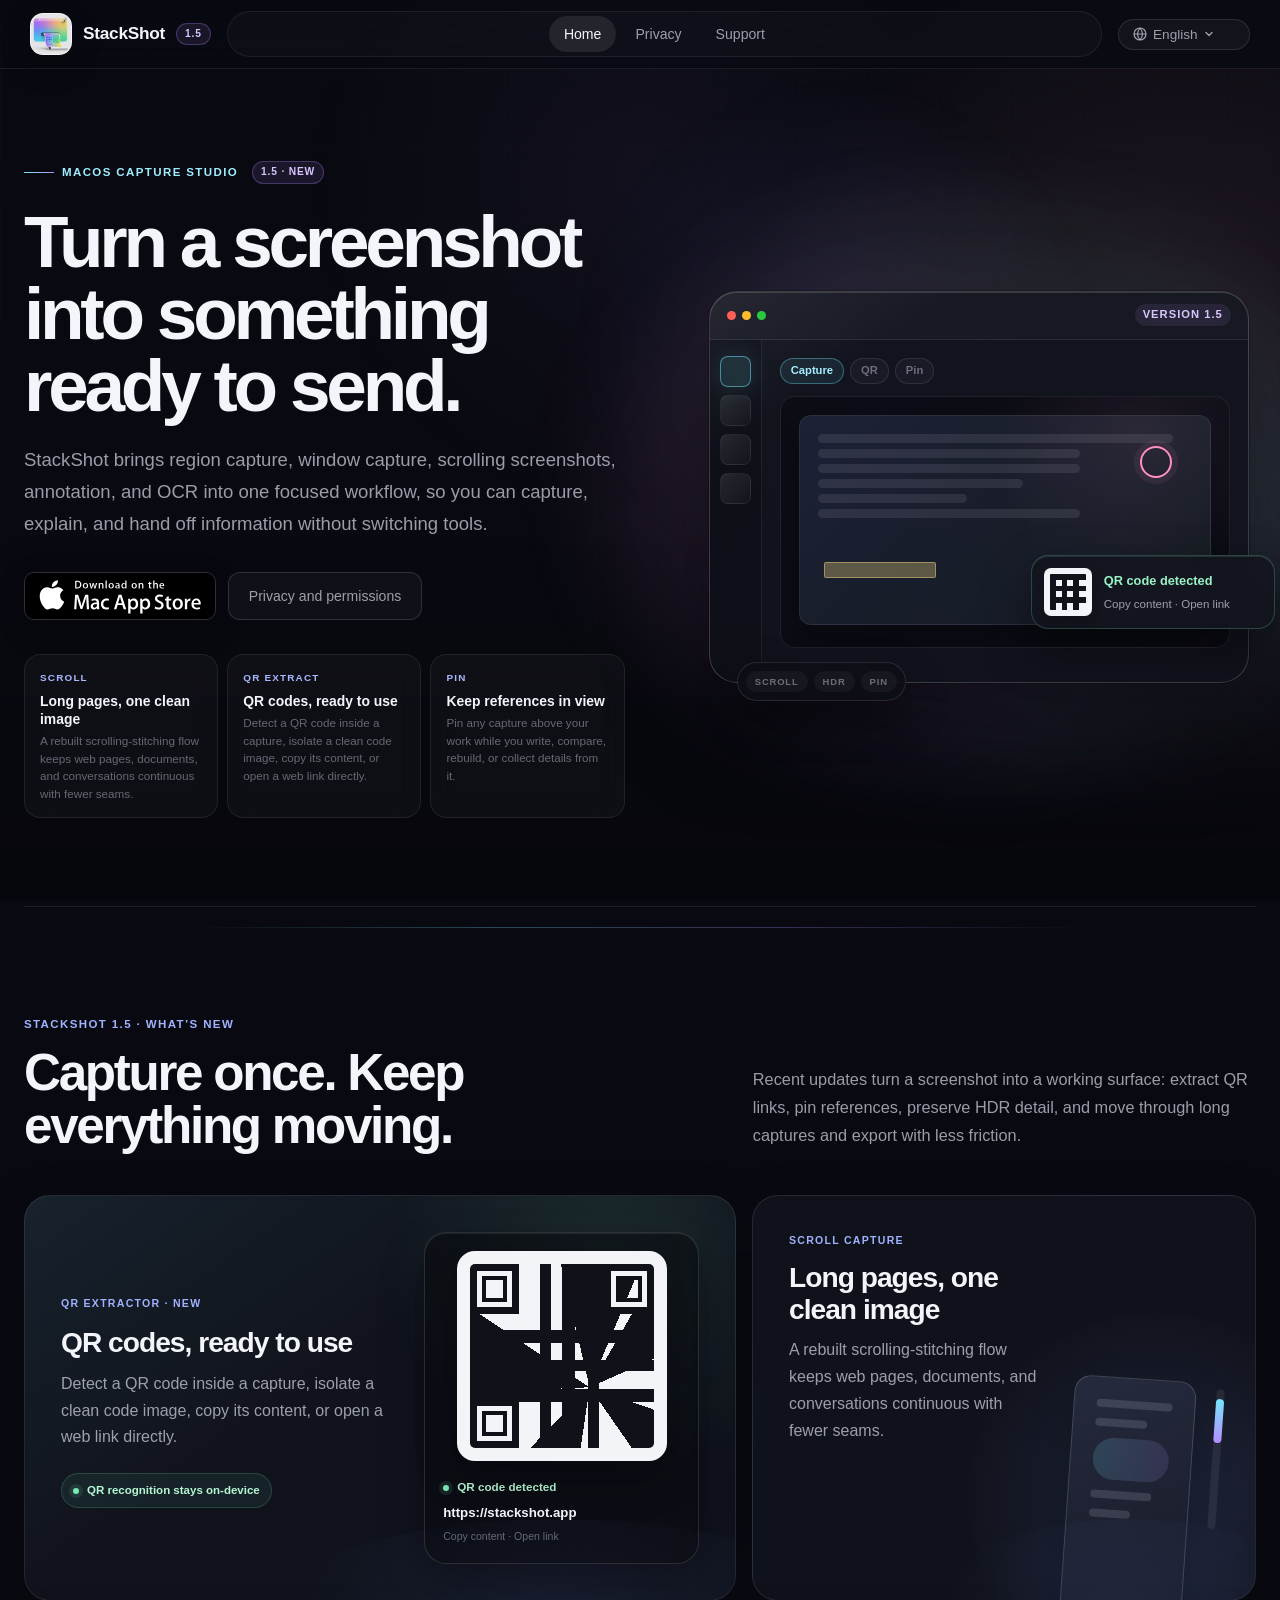
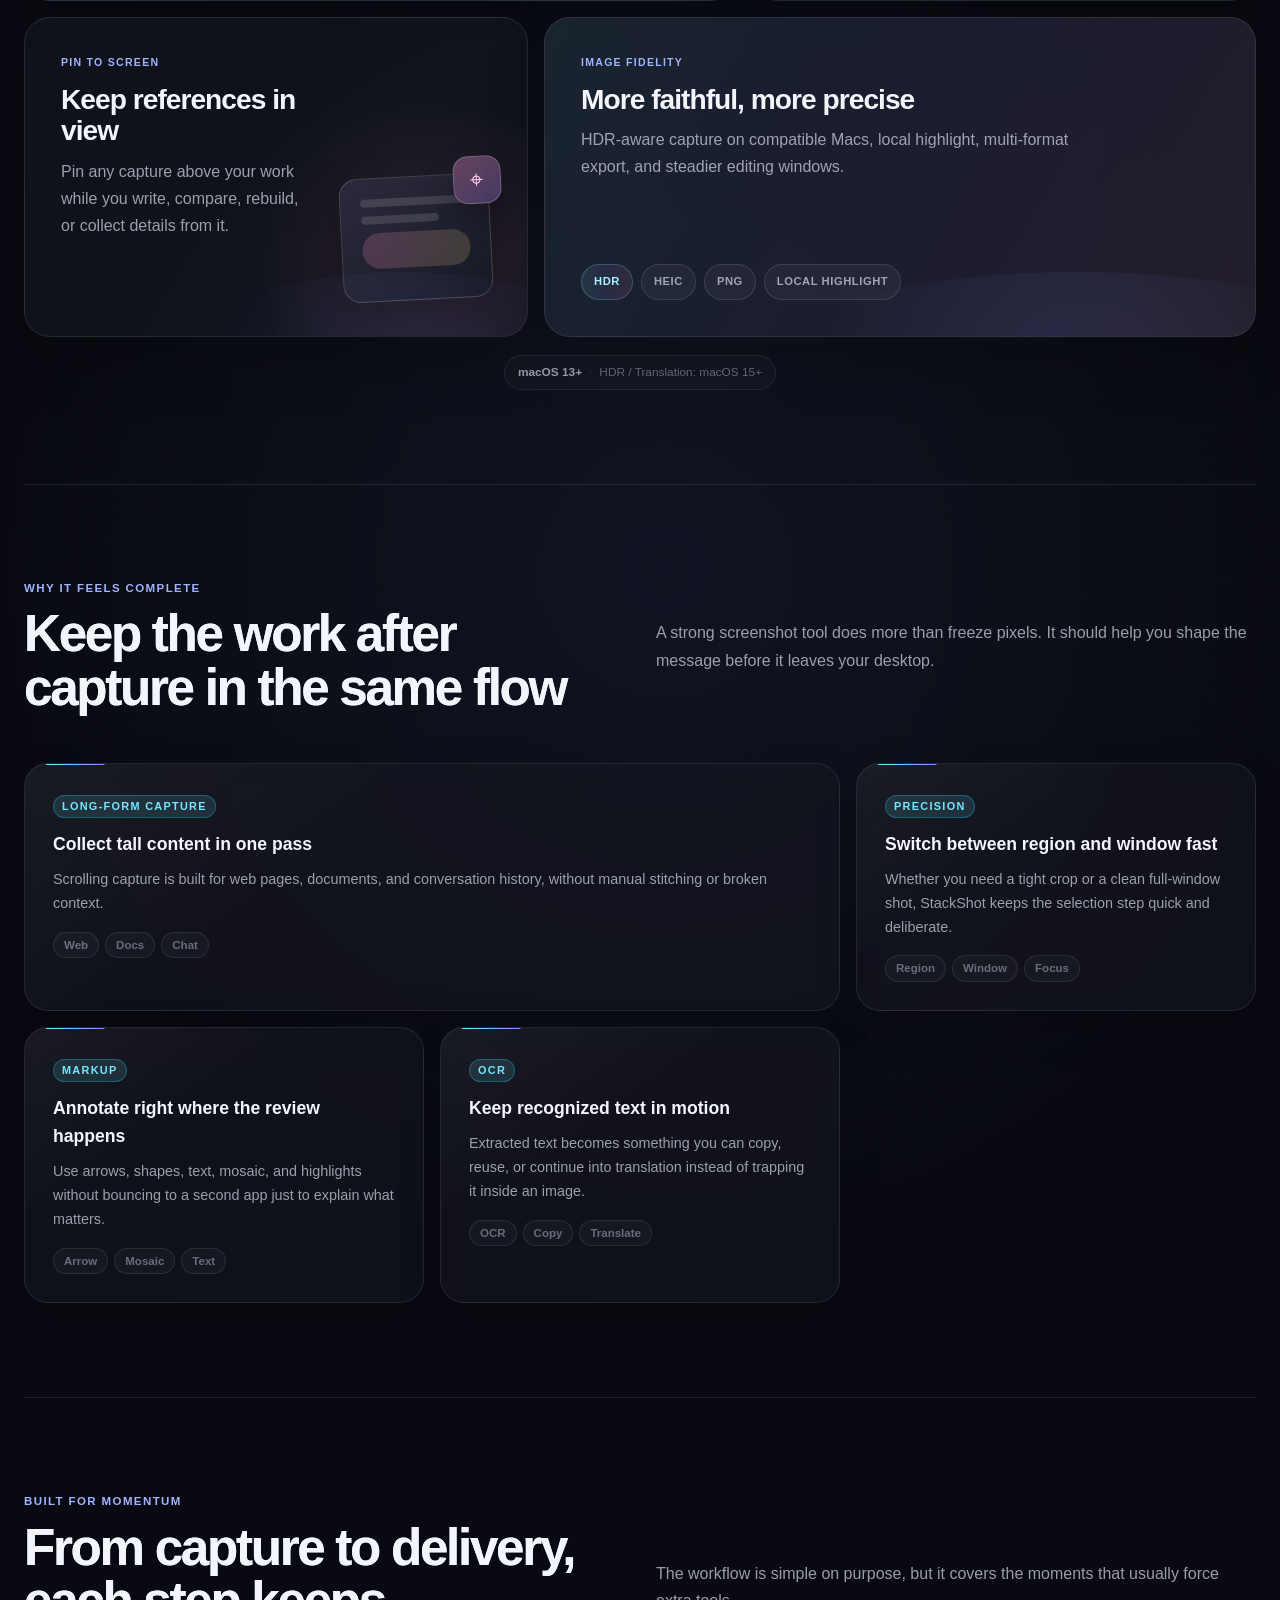
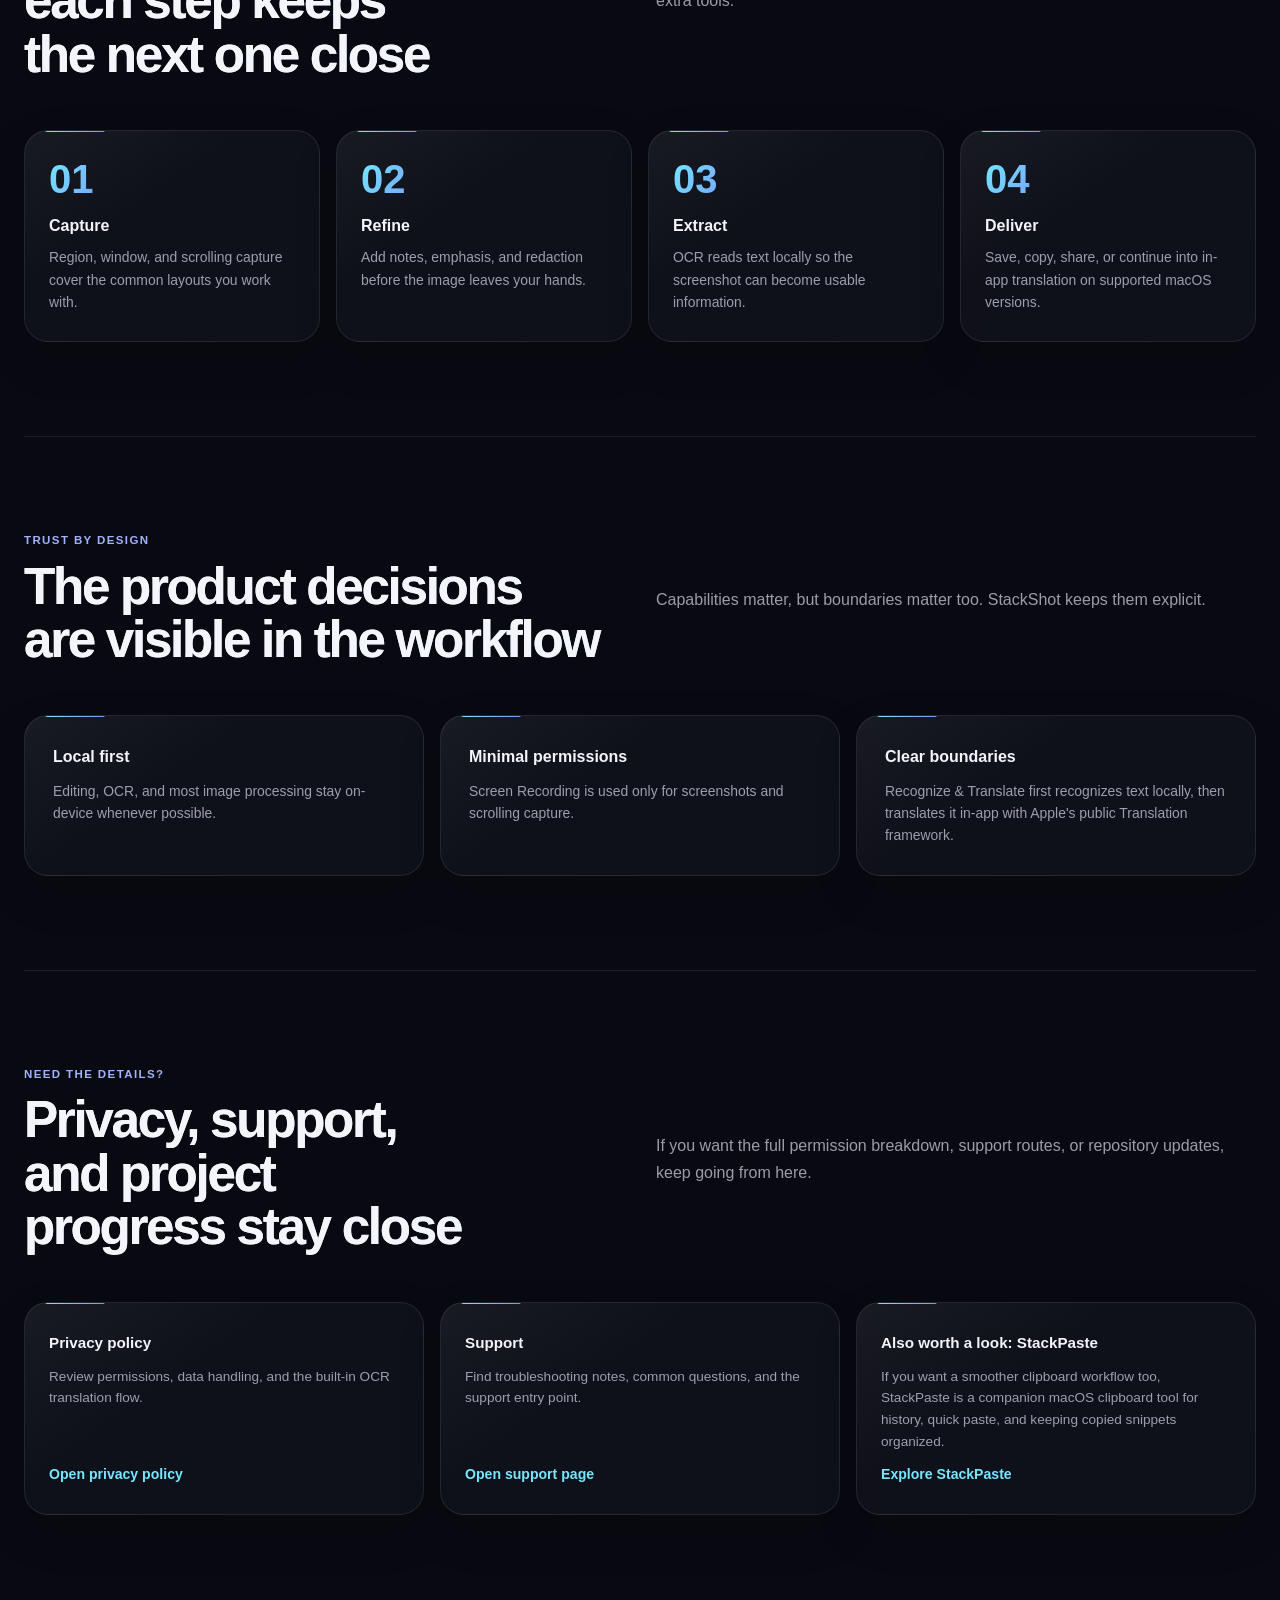
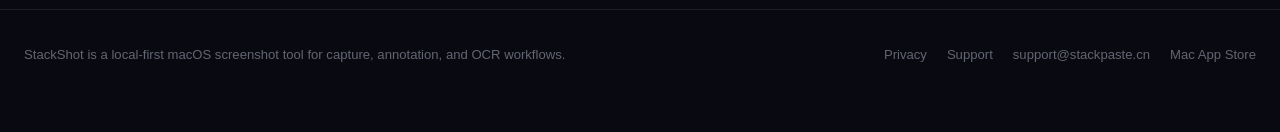
<file: docs/stackshot/index.html>
<!doctype html>
<html lang="en">
<head>
  <meta charset="utf-8">
  <meta name="viewport" content="width=device-width, initial-scale=1">
  <meta name="description" content="StackShot is a local-first macOS screenshot workspace for region, window, and scrolling capture, annotation, OCR, QR extraction, pinning, and HDR-aware export.">
  <meta name="theme-color" content="#090a11">
  <meta property="og:type" content="website">
  <meta property="og:title" content="StackShot — Capture once. Keep everything moving.">
  <meta property="og:description" content="Scrolling screenshots, annotation, OCR, on-device QR extraction, pinning, and HDR-aware export for macOS.">
  <meta property="og:image" content="https://yingkong1987.github.io/StackShot/assets/stackshot-logo.png">
  <meta property="og:url" content="https://yingkong1987.github.io/StackShot/">
  <meta name="twitter:card" content="summary_large_image">
  <title>StackShot | Capture, Annotate, and Extract Text</title>
  <link rel="icon" href="../assets/stackshot-logo.png">
  <link rel="stylesheet" href="../assets/site.css">
  <script>
    /* Inline: resolve language before paint to avoid flash of wrong language */
    (function(){
      var supported=["en","zh-Hans","zh-Hant","es-ES","hi","ar","pt-BR","fr","ru","de","ja","ko","id","it","nl"];
      function norm(s){
        var v=(s||"").toLowerCase();
        if(v.startsWith("zh-hant")||v.startsWith("zh-tw")||v.startsWith("zh-hk")||v.startsWith("zh-mo"))return"zh-Hant";
        if(v.startsWith("zh"))return"zh-Hans";
        if(v.startsWith("es"))return"es-ES";if(v.startsWith("hi"))return"hi";
        if(v.startsWith("ar"))return"ar";if(v.startsWith("pt"))return"pt-BR";
        if(v.startsWith("fr"))return"fr";if(v.startsWith("ru"))return"ru";
        if(v.startsWith("de"))return"de";if(v.startsWith("ja"))return"ja";
        if(v.startsWith("ko"))return"ko";if(v.startsWith("id"))return"id";
        if(v.startsWith("it"))return"it";if(v.startsWith("nl"))return"nl";
        return"en";
      }
      var p=new URLSearchParams(location.search).get("lang");
      var lang=supported.includes(p)?p:null;
      if(!lang){var m=localStorage.getItem("stackshot-site-language");if(supported.includes(m))lang=m;}
      if(!lang){var ls=navigator.languages||[navigator.language||"en"];for(var i=0;i<ls.length;i++){var n=norm(ls[i]);if(supported.includes(n)){lang=n;break;}}}
      if(!lang)lang="en";
      document.documentElement.setAttribute("data-preload-lang",lang);
      /* Show the correct panel immediately when DOM is ready (before deferred scripts) */
      document.addEventListener("DOMContentLoaded",function(){
        var panels=document.querySelectorAll("[data-lang-panel]");
        for(var i=0;i<panels.length;i++){
          var isActive=panels[i].getAttribute("data-lang-panel")===lang;
          panels[i].classList.toggle("is-active",isActive);
          panels[i].hidden=!isActive;
        }
      },{once:true});
    })();
  </script>
  <script defer src="../assets/site.js"></script>
</head>
<body data-page="home"
  data-title-zh-Hans="StackShot | 截图、标注与文字识别"
  data-title-zh-Hant="StackShot | 截圖、標註與文字辨識"
  data-title-en="StackShot | Capture, Annotate, and Extract Text"
  data-title-es-ES="StackShot | Captura, anota y extrae texto"
  data-title-hi="StackShot | कैप्चर, एनोटेट और टेक्स्ट निकालें"
  data-title-ar="StackShot | التقط وعلّق واستخرج النص"
  data-title-pt-BR="StackShot | Capture, anote e extraia texto"
  data-title-fr="StackShot | Capturer, annoter et extraire du texte"
  data-title-ru="StackShot | Снимки, аннотации и извлечение текста"
  data-title-de="StackShot | Aufnehmen, annotieren und Text extrahieren"
  data-title-ja="StackShot | キャプチャ、注釈、OCR"
  data-title-ko="StackShot | 캡처, 주석, 텍스트 추출"
  data-title-id="StackShot | Tangkap, Anotasi, dan Ekstrak Teks"
  data-title-it="StackShot | Cattura, Annota ed Estrai Testo"
  data-title-nl="StackShot | Vastleggen, Annoteren en Tekst Extraheren">
  <div class="page-shell">
    <header class="topbar">
      <div class="topbar-inner">
        <a class="brand" href="../" data-lang-link>
          <span class="brand-logo"><img src="../assets/stackshot-logo.png" alt="StackShot logo"></span>
          <span class="brand-wordmark">StackShot</span>
        </a>
        <nav class="site-nav" aria-label="Primary">
          <a class="nav-link" href="../" data-nav-link="home" data-lang-link aria-current="page" data-copy-key="home">Home</a>
          <a class="nav-link" href="./privacy/" data-nav-link="privacy" data-lang-link data-copy-key="privacy">Privacy</a>
          <a class="nav-link" href="./support/" data-nav-link="support" data-lang-link data-copy-key="support">Support</a>
        </nav>
        <div data-language-switcher></div>
      </div>
    </header>

    <main class="page-inner">
      <section class="lang-panel" data-lang-panel="zh-Hans" hidden>
        <div class="hero">
          <div class="hero-copy">
            <div class="eyebrow">macOS 截图工作台</div>
            <h1>把截图，从瞬间记录变成可直接交付的成果。</h1>
            <p class="hero-kicker">StackShot 将区域截图、窗口截图、滚动长截图、标注和 OCR 放进一条连贯流程里，让你在捕获、整理和输出信息时不必频繁切换工具。</p>
            <div class="button-row">
              <a class="app-store-badge-link" href="https://apps.apple.com/cn/app/id6762500028?mt=12" target="_blank" rel="noopener noreferrer" aria-label="在 Mac App Store 下载 StackShot">
                <img class="app-store-badge" src="../assets/download-on-the-mac-app-store.svg" alt="在 Mac App Store 下载">
              </a>
              <a class="ghost-link" href="./privacy/" data-lang-link>查看隐私与权限说明</a>
            </div>
            <div class="hero-stats">
              <article class="stat-card">
                <span class="stat-label">Capture</span>
                <strong>滚动长截图</strong>
                <p>把网页、文档和聊天记录整理成一张连续画面。</p>
              </article>
              <article class="stat-card">
                <span class="stat-label">OCR</span>
                <strong>本机文字识别</strong>
                <p>识别文字后可直接复制，也可在支持的系统版本上继续进行应用内翻译。</p>
              </article>
              <article class="stat-card">
                <span class="stat-label">Markup</span>
                <strong>快速标注</strong>
                <p>箭头、马赛克、文字、画笔和图形工具随手可用。</p>
              </article>
            </div>
          </div>
          <div class="hero-visual">
            <div class="product-stage">
              <div class="stage-window">
                <div class="stage-topbar">
                  <div class="window-dots" aria-hidden="true">
                    <span class="window-dot window-dot-coral"></span>
                    <span class="window-dot window-dot-amber"></span>
                    <span class="window-dot window-dot-teal"></span>
                  </div>
                  <span class="stage-status">编辑中</span>
                </div>
                <div class="stage-body">
                  <div class="stage-sidebar" aria-hidden="true">
                    <span class="stage-tool is-active"></span>
                    <span class="stage-tool"></span>
                    <span class="stage-tool"></span>
                    <span class="stage-tool"></span>
                  </div>
                  <div class="stage-main">
                    <div class="stage-chip-row">
                      <span class="stage-chip">区域</span>
                      <span class="stage-chip">窗口</span>
                      <span class="stage-chip">长页</span>
                    </div>
                    <div class="stage-canvas">
                      <div class="canvas-sheet">
                        <div class="sheet-block sheet-block-wide"></div>
                        <div class="sheet-block sheet-block-medium"></div>
                        <div class="sheet-block sheet-block-medium"></div>
                        <div class="sheet-block sheet-block-tall"></div>
                        <div class="sheet-block sheet-block-short"></div>
                        <div class="sheet-block sheet-block-medium"></div>
                        <div class="annotation annotation-ring"></div>
                        <div class="annotation annotation-highlight"></div>
                        <div class="annotation annotation-arrow"></div>
                      </div>
                    </div>
                  </div>
                </div>
              </div>
              <div class="stage-floating-note">
                <strong>识别就绪</strong>
                <p>识别出的文字可以直接复制，或在支持的系统版本上继续进行应用内翻译。</p>
              </div>
            </div>
          </div>
        </div>

        <section class="home-section">
          <div class="section-head">
            <div>
              <p class="section-kicker">产品节奏</p>
              <h2>把后续处理也留在同一条工作流里</h2>
            </div>
            <p class="section-intro">优秀的截图工具，不只是截到画面，还要把整理、解释和传递这一步做顺。</p>
          </div>
          <div class="feature-showcase">
            <article class="feature-panel feature-panel-primary feature-panel-wide">
              <span class="feature-badge">Long-form capture</span>
              <h3>大幅内容一次收齐</h3>
              <p>滚动长截图适合网页、文档和聊天记录，不需要手动拼接，也不必担心关键信息断开。</p>
              <div class="feature-tags">
                <span>网页</span>
                <span>文档</span>
                <span>聊天记录</span>
              </div>
            </article>
            <article class="feature-panel">
              <span class="feature-badge">Precision</span>
              <h3>窗口与区域切换足够快</h3>
              <p>无论是框选局部，还是捕获完整窗口，StackShot 都能让你在需要的粒度上快速落点。</p>
              <div class="feature-tags">
                <span>区域截图</span>
                <span>窗口截图</span>
                <span>聚焦信息</span>
              </div>
            </article>
            <article class="feature-panel">
              <span class="feature-badge">Markup</span>
              <h3>标注直接围绕重点展开</h3>
              <p>常用形状、箭头、文字、马赛克和表情就在手边，反馈和说明不需要再切到其他软件。</p>
              <div class="feature-tags">
                <span>箭头</span>
                <span>马赛克</span>
                <span>文字</span>
              </div>
            </article>
            <article class="feature-panel">
              <span class="feature-badge">OCR</span>
              <h3>识别后的文字继续流动</h3>
              <p>OCR 结果可以用来复制、整理或继续翻译，让截图不只是图片，也成为可继续处理的信息入口。</p>
              <div class="feature-tags">
                <span>OCR</span>
                <span>复制</span>
                <span>内置翻译</span>
              </div>
            </article>
          </div>
        </section>

        <section class="home-section">
          <div class="section-head">
            <div>
              <p class="section-kicker">工作流</p>
              <h2>为高频工作准备的节奏</h2>
            </div>
            <p class="section-intro">从捕获到分享，每一步都让下一步触手可及。</p>
          </div>
          <div class="workflow-grid">
            <article class="workflow-step">
              <span class="workflow-index">01</span>
              <h3>捕获</h3>
              <p>区域、窗口和滚动长截图覆盖最常见的内容形态。</p>
            </article>
            <article class="workflow-step">
              <span class="workflow-index">02</span>
              <h3>整理</h3>
              <p>用标注工具把重点、说明和敏感信息处理清楚。</p>
            </article>
            <article class="workflow-step">
              <span class="workflow-index">03</span>
              <h3>提取</h3>
              <p>在设备本机识别文本，保留后续复制与使用的空间。</p>
            </article>
            <article class="workflow-step">
              <span class="workflow-index">04</span>
              <h3>交付</h3>
              <p>保存、复制、分享，或在支持的系统版本上直接在应用内继续翻译。</p>
            </article>
          </div>
        </section>

        <section class="home-section trust-strip-wrap">
          <div class="section-head">
            <div>
              <p class="section-kicker">边界与信任</p>
              <h2>设计选择也服务于信任</h2>
            </div>
            <p class="section-intro">StackShot 的能力建立在明确、克制的产品边界上。</p>
          </div>
          <div class="trust-strip">
            <article class="trust-card">
              <h3>本地优先</h3>
              <p>截图编辑、OCR 与大部分图像处理都尽量在设备本机完成。</p>
            </article>
            <article class="trust-card">
              <h3>权限克制</h3>
              <p>屏幕录制仅用于截图与滚动截图。</p>
            </article>
            <article class="trust-card">
              <h3>边界清晰</h3>
              <p>“识别并翻译”会先在本机识别文字，再通过 Apple 官方 Translation 框架在应用内完成翻译。</p>
            </article>
          </div>
        </section>

        <section class="home-section">
          <div class="section-head">
            <div>
              <p class="section-kicker">继续了解</p>
              <h2>继续了解 StackShot</h2>
            </div>
            <p class="section-intro">如果你需要具体的权限说明、支持路径或项目进展，可以从这里继续。</p>
          </div>
          <div class="resource-grid">
            <article class="resource-card">
              <h3>隐私政策</h3>
              <p>了解权限、数据处理方式与 OCR 翻译流程。</p>
              <a class="secondary-link" href="./privacy/" data-lang-link>打开隐私政策</a>
            </article>
            <article class="resource-card">
              <h3>支持</h3>
              <p>查看常见问题、排查建议与问题反馈入口。</p>
              <a class="secondary-link" href="./support/" data-lang-link>打开支持页面</a>
            </article>
            <article class="resource-card">
              <h3>同作者推荐：StackPaste</h3>
              <p>如果你也想把复制、历史记录和快速粘贴整理得更顺手，可以看看这款 macOS 剪贴板工具。</p>
              <a class="secondary-link" href="https://www.stackpaste.cn/">了解 StackPaste</a>
            </article>
          </div>
        </section>
      </section>

      <section class="lang-panel" data-lang-panel="zh-Hant" hidden>
        <div class="hero">
          <div class="hero-copy">
            <div class="eyebrow">macOS 截圖工作台</div>
            <h1>把截圖，從瞬間記錄整理成可直接交付的成果。</h1>
            <p class="hero-kicker">StackShot 將區域截圖、視窗截圖、捲動長截圖、標註與 OCR 放進一條連貫流程中，讓你在擷取、整理與輸出資訊時不用頻繁切換工具。</p>
            <div class="button-row">
              <a class="app-store-badge-link" href="https://apps.apple.com/cn/app/id6762500028?mt=12" target="_blank" rel="noopener noreferrer" aria-label="在 Mac App Store 下載 StackShot">
                <img class="app-store-badge" src="../assets/download-on-the-mac-app-store.svg" alt="在 Mac App Store 下載">
              </a>
              <a class="ghost-link" href="./privacy/" data-lang-link>查看隱私與權限說明</a>
            </div>
            <div class="hero-stats">
              <article class="stat-card">
                <span class="stat-label">Capture</span>
                <strong>捲動長截圖</strong>
                <p>把網頁、文件與聊天記錄整理成一張連續畫面。</p>
              </article>
              <article class="stat-card">
                <span class="stat-label">OCR</span>
                <strong>本機文字辨識</strong>
                <p>辨識文字後可直接複製，也可在支援的系統版本上繼續進行 App 內翻譯。</p>
              </article>
              <article class="stat-card">
                <span class="stat-label">Markup</span>
                <strong>快速標註</strong>
                <p>箭頭、馬賽克、文字、畫筆與圖形工具隨手可用。</p>
              </article>
            </div>
          </div>
          <div class="hero-visual">
            <div class="product-stage">
              <div class="stage-window">
                <div class="stage-topbar">
                  <div class="window-dots" aria-hidden="true">
                    <span class="window-dot window-dot-coral"></span>
                    <span class="window-dot window-dot-amber"></span>
                    <span class="window-dot window-dot-teal"></span>
                  </div>
                  <span class="stage-status">編輯中</span>
                </div>
                <div class="stage-body">
                  <div class="stage-sidebar" aria-hidden="true">
                    <span class="stage-tool is-active"></span>
                    <span class="stage-tool"></span>
                    <span class="stage-tool"></span>
                    <span class="stage-tool"></span>
                  </div>
                  <div class="stage-main">
                    <div class="stage-chip-row">
                      <span class="stage-chip">區域</span>
                      <span class="stage-chip">視窗</span>
                      <span class="stage-chip">長頁</span>
                    </div>
                    <div class="stage-canvas">
                      <div class="canvas-sheet">
                        <div class="sheet-block sheet-block-wide"></div>
                        <div class="sheet-block sheet-block-medium"></div>
                        <div class="sheet-block sheet-block-medium"></div>
                        <div class="sheet-block sheet-block-tall"></div>
                        <div class="sheet-block sheet-block-short"></div>
                        <div class="sheet-block sheet-block-medium"></div>
                        <div class="annotation annotation-ring"></div>
                        <div class="annotation annotation-highlight"></div>
                        <div class="annotation annotation-arrow"></div>
                      </div>
                    </div>
                  </div>
                </div>
              </div>
              <div class="stage-floating-note">
                <strong>辨識就緒</strong>
                <p>辨識出的文字可以直接複製，或在支援的系統版本上繼續進行 App 內翻譯。</p>
              </div>
            </div>
          </div>
        </div>

        <section class="home-section">
          <div class="section-head">
            <div>
              <p class="section-kicker">產品節奏</p>
              <h2>把後續處理也留在同一條工作流裡</h2>
            </div>
            <p class="section-intro">優秀的截圖工具，不只是截到畫面，還要把整理、解釋與傳遞這一步做順。</p>
          </div>
          <div class="feature-showcase">
            <article class="feature-panel feature-panel-primary feature-panel-wide">
              <span class="feature-badge">Long-form capture</span>
              <h3>大幅內容一次收齊</h3>
              <p>捲動長截圖適合網頁、文件與聊天記錄，不需要手動拼接，也不用擔心關鍵資訊斷開。</p>
              <div class="feature-tags">
                <span>網頁</span>
                <span>文件</span>
                <span>聊天記錄</span>
              </div>
            </article>
            <article class="feature-panel">
              <span class="feature-badge">Precision</span>
              <h3>視窗與區域切換足夠快</h3>
              <p>無論是框選局部，還是擷取完整視窗，StackShot 都能讓你在需要的粒度上快速落點。</p>
              <div class="feature-tags">
                <span>區域截圖</span>
                <span>視窗截圖</span>
                <span>聚焦資訊</span>
              </div>
            </article>
            <article class="feature-panel">
              <span class="feature-badge">Markup</span>
              <h3>標註直接圍繞重點展開</h3>
              <p>常用形狀、箭頭、文字、馬賽克與表情就在手邊，回饋與說明不需要再切到其他軟體。</p>
              <div class="feature-tags">
                <span>箭頭</span>
                <span>馬賽克</span>
                <span>文字</span>
              </div>
            </article>
            <article class="feature-panel">
              <span class="feature-badge">OCR</span>
              <h3>辨識後的文字繼續流動</h3>
              <p>OCR 結果可用來複製、整理或繼續翻譯，讓截圖不只是圖片，也成為可繼續處理的資訊入口。</p>
              <div class="feature-tags">
                <span>OCR</span>
                <span>複製</span>
                <span>內建翻譯</span>
              </div>
            </article>
          </div>
        </section>

        <section class="home-section">
          <div class="section-head">
            <div>
              <p class="section-kicker">工作流</p>
              <h2>為高頻工作準備的節奏</h2>
            </div>
            <p class="section-intro">從擷取到分享，每一步都讓下一步觸手可及。</p>
          </div>
          <div class="workflow-grid">
            <article class="workflow-step">
              <span class="workflow-index">01</span>
              <h3>擷取</h3>
              <p>區域、視窗與捲動長截圖覆蓋最常見的內容形態。</p>
            </article>
            <article class="workflow-step">
              <span class="workflow-index">02</span>
              <h3>整理</h3>
              <p>用標註工具把重點、說明與敏感資訊處理清楚。</p>
            </article>
            <article class="workflow-step">
              <span class="workflow-index">03</span>
              <h3>提取</h3>
              <p>在裝置本機辨識文字，保留後續複製與使用的空間。</p>
            </article>
            <article class="workflow-step">
              <span class="workflow-index">04</span>
              <h3>交付</h3>
              <p>儲存、複製、分享，或在支援的系統版本上直接在 App 內繼續翻譯。</p>
            </article>
          </div>
        </section>

        <section class="home-section trust-strip-wrap">
          <div class="section-head">
            <div>
              <p class="section-kicker">邊界與信任</p>
              <h2>設計選擇也服務於信任</h2>
            </div>
            <p class="section-intro">StackShot 的能力建立在明確、克制的產品邊界上。</p>
          </div>
          <div class="trust-strip">
            <article class="trust-card">
              <h3>本機優先</h3>
              <p>截圖編輯、OCR 與大部分影像處理都盡量在裝置本機完成。</p>
            </article>
            <article class="trust-card">
              <h3>權限克制</h3>
              <p>螢幕錄製僅用於截圖與捲動截圖。</p>
            </article>
            <article class="trust-card">
              <h3>邊界清晰</h3>
              <p>「辨識並翻譯」會先在本機辨識文字，再透過 Apple 官方 Translation 框架在 App 內完成翻譯。</p>
            </article>
          </div>
        </section>

        <section class="home-section">
          <div class="section-head">
            <div>
              <p class="section-kicker">繼續了解</p>
              <h2>繼續了解 StackShot</h2>
            </div>
            <p class="section-intro">如果你需要具體的權限說明、支援路徑或專案進展，可以從這裡繼續。</p>
          </div>
          <div class="resource-grid">
            <article class="resource-card">
              <h3>隱私政策</h3>
              <p>了解權限、資料處理方式與 OCR 翻譯流程。</p>
              <a class="secondary-link" href="./privacy/" data-lang-link>打開隱私政策</a>
            </article>
            <article class="resource-card">
              <h3>支援</h3>
              <p>查看常見問題、排查建議與問題回報入口。</p>
              <a class="secondary-link" href="./support/" data-lang-link>打開支援頁面</a>
            </article>
            <article class="resource-card">
              <h3>同作者推薦：StackPaste</h3>
              <p>如果你也想把複製、歷史記錄與快速貼上整理得更順手，可以看看這款 macOS 剪貼簿工具。</p>
              <a class="secondary-link" href="https://www.stackpaste.cn/">了解 StackPaste</a>
            </article>
          </div>
        </section>
      </section>

      <section class="lang-panel" data-lang-panel="en" hidden>
        <div class="hero">
          <div class="hero-copy">
            <div class="eyebrow">macOS capture studio</div>
            <h1>Turn a screenshot into something ready to send.</h1>
            <p class="hero-kicker">StackShot brings region capture, window capture, scrolling screenshots, annotation, and OCR into one focused workflow, so you can capture, explain, and hand off information without switching tools.</p>
            <div class="button-row">
              <a class="app-store-badge-link" href="https://apps.apple.com/cn/app/id6762500028?mt=12" target="_blank" rel="noopener noreferrer" aria-label="Download StackShot on the Mac App Store">
                <img class="app-store-badge" src="../assets/download-on-the-mac-app-store.svg" alt="Download on the Mac App Store">
              </a>
              <a class="ghost-link" href="./privacy/" data-lang-link>Privacy and permissions</a>
            </div>
            <div class="hero-stats">
              <article class="stat-card">
                <span class="stat-label">Capture</span>
                <strong>Continuous capture</strong>
                <p>Turn long web pages, documents, and chats into one readable frame.</p>
              </article>
              <article class="stat-card">
                <span class="stat-label">OCR</span>
                <strong>On-device text extraction</strong>
                <p>Recognize text locally, then copy it or continue into Translate.</p>
              </article>
              <article class="stat-card">
                <span class="stat-label">Markup</span>
                <strong>Fast annotation</strong>
                <p>Shapes, arrows, mosaic, text, pen, and emoji stay close at hand.</p>
              </article>
            </div>
          </div>
          <div class="hero-visual">
            <div class="product-stage">
              <div class="stage-window">
                <div class="stage-topbar">
                  <div class="window-dots" aria-hidden="true">
                    <span class="window-dot window-dot-coral"></span>
                    <span class="window-dot window-dot-amber"></span>
                    <span class="window-dot window-dot-teal"></span>
                  </div>
                  <span class="stage-status">Live canvas</span>
                </div>
                <div class="stage-body">
                  <div class="stage-sidebar" aria-hidden="true">
                    <span class="stage-tool is-active"></span>
                    <span class="stage-tool"></span>
                    <span class="stage-tool"></span>
                    <span class="stage-tool"></span>
                  </div>
                  <div class="stage-main">
                    <div class="stage-chip-row">
                      <span class="stage-chip">Region</span>
                      <span class="stage-chip">Window</span>
                      <span class="stage-chip">Scroll</span>
                    </div>
                    <div class="stage-canvas">
                      <div class="canvas-sheet">
                        <div class="sheet-block sheet-block-wide"></div>
                        <div class="sheet-block sheet-block-medium"></div>
                        <div class="sheet-block sheet-block-medium"></div>
                        <div class="sheet-block sheet-block-tall"></div>
                        <div class="sheet-block sheet-block-short"></div>
                        <div class="sheet-block sheet-block-medium"></div>
                        <div class="annotation annotation-ring"></div>
                        <div class="annotation annotation-highlight"></div>
                        <div class="annotation annotation-arrow"></div>
                      </div>
                    </div>
                  </div>
                </div>
              </div>
              <div class="stage-floating-note">
                <strong>OCR ready</strong>
                <p>Copy the extracted text, or translate it in-app on supported macOS versions.</p>
              </div>
            </div>
          </div>
        </div>

        <section class="home-section">
          <div class="section-head">
            <div>
              <p class="section-kicker">Why it feels complete</p>
              <h2>Keep the work after capture in the same flow</h2>
            </div>
            <p class="section-intro">A strong screenshot tool does more than freeze pixels. It should help you shape the message before it leaves your desktop.</p>
          </div>
          <div class="feature-showcase">
            <article class="feature-panel feature-panel-primary feature-panel-wide">
              <span class="feature-badge">Long-form capture</span>
              <h3>Collect tall content in one pass</h3>
              <p>Scrolling capture is built for web pages, documents, and conversation history, without manual stitching or broken context.</p>
              <div class="feature-tags">
                <span>Web</span>
                <span>Docs</span>
                <span>Chat</span>
              </div>
            </article>
            <article class="feature-panel">
              <span class="feature-badge">Precision</span>
              <h3>Switch between region and window fast</h3>
              <p>Whether you need a tight crop or a clean full-window shot, StackShot keeps the selection step quick and deliberate.</p>
              <div class="feature-tags">
                <span>Region</span>
                <span>Window</span>
                <span>Focus</span>
              </div>
            </article>
            <article class="feature-panel">
              <span class="feature-badge">Markup</span>
              <h3>Annotate right where the review happens</h3>
              <p>Use arrows, shapes, text, mosaic, and highlights without bouncing to a second app just to explain what matters.</p>
              <div class="feature-tags">
                <span>Arrow</span>
                <span>Mosaic</span>
                <span>Text</span>
              </div>
            </article>
            <article class="feature-panel">
              <span class="feature-badge">OCR</span>
              <h3>Keep recognized text in motion</h3>
              <p>Extracted text becomes something you can copy, reuse, or continue into translation instead of trapping it inside an image.</p>
              <div class="feature-tags">
                <span>OCR</span>
                <span>Copy</span>
                <span>Translate</span>
              </div>
            </article>
          </div>
        </section>

        <section class="home-section">
          <div class="section-head">
            <div>
              <p class="section-kicker">Built for momentum</p>
              <h2>From capture to delivery, each step keeps the next one close</h2>
            </div>
            <p class="section-intro">The workflow is simple on purpose, but it covers the moments that usually force extra tools.</p>
          </div>
          <div class="workflow-grid">
            <article class="workflow-step">
              <span class="workflow-index">01</span>
              <h3>Capture</h3>
              <p>Region, window, and scrolling capture cover the common layouts you work with.</p>
            </article>
            <article class="workflow-step">
              <span class="workflow-index">02</span>
              <h3>Refine</h3>
              <p>Add notes, emphasis, and redaction before the image leaves your hands.</p>
            </article>
            <article class="workflow-step">
              <span class="workflow-index">03</span>
              <h3>Extract</h3>
              <p>OCR reads text locally so the screenshot can become usable information.</p>
            </article>
            <article class="workflow-step">
              <span class="workflow-index">04</span>
              <h3>Deliver</h3>
              <p>Save, copy, share, or continue into in-app translation on supported macOS versions.</p>
            </article>
          </div>
        </section>

        <section class="home-section trust-strip-wrap">
          <div class="section-head">
            <div>
              <p class="section-kicker">Trust by design</p>
              <h2>The product decisions are visible in the workflow</h2>
            </div>
            <p class="section-intro">Capabilities matter, but boundaries matter too. StackShot keeps them explicit.</p>
          </div>
          <div class="trust-strip">
            <article class="trust-card">
              <h3>Local first</h3>
              <p>Editing, OCR, and most image processing stay on-device whenever possible.</p>
            </article>
            <article class="trust-card">
              <h3>Minimal permissions</h3>
              <p>Screen Recording is used only for screenshots and scrolling capture.</p>
            </article>
            <article class="trust-card">
              <h3>Clear boundaries</h3>
              <p>Recognize &amp; Translate first recognizes text locally, then translates it in-app with Apple's public Translation framework.</p>
            </article>
          </div>
        </section>

        <section class="home-section">
          <div class="section-head">
            <div>
              <p class="section-kicker">Need the details?</p>
              <h2>Privacy, support, and project progress stay close</h2>
            </div>
            <p class="section-intro">If you want the full permission breakdown, support routes, or repository updates, keep going from here.</p>
          </div>
          <div class="resource-grid">
            <article class="resource-card">
              <h3>Privacy policy</h3>
              <p>Review permissions, data handling, and the built-in OCR translation flow.</p>
              <a class="secondary-link" href="./privacy/" data-lang-link>Open privacy policy</a>
            </article>
            <article class="resource-card">
              <h3>Support</h3>
              <p>Find troubleshooting notes, common questions, and the support entry point.</p>
              <a class="secondary-link" href="./support/" data-lang-link>Open support page</a>
            </article>
            <article class="resource-card">
              <h3>Also worth a look: StackPaste</h3>
              <p>If you want a smoother clipboard workflow too, StackPaste is a companion macOS clipboard tool for history, quick paste, and keeping copied snippets organized.</p>
              <a class="secondary-link" href="https://www.stackpaste.cn/">Explore StackPaste</a>
            </article>
          </div>
        </section>
      </section>

      <section class="lang-panel" data-lang-panel="ja" hidden>
        <div class="hero">
          <div class="hero-copy">
            <div class="eyebrow">macOS キャプチャスタジオ</div>
            <h1>スクリーンショットを、そのまま渡せる成果物まで整える。</h1>
            <p class="hero-kicker">StackShot は範囲キャプチャ、ウインドウキャプチャ、スクロール長尺キャプチャ、注釈、OCR をひとつの流れにまとめ、情報を整理して共有するまでの手数を減らします。</p>
            <div class="button-row">
              <a class="app-store-badge-link" href="https://apps.apple.com/cn/app/id6762500028?mt=12" target="_blank" rel="noopener noreferrer" aria-label="Mac App Store で StackShot をダウンロード">
                <img class="app-store-badge" src="../assets/download-on-the-mac-app-store.svg" alt="Mac App Store でダウンロード">
              </a>
              <a class="ghost-link" href="./privacy/" data-lang-link>プライバシーと権限を見る</a>
            </div>
            <div class="hero-stats">
              <article class="stat-card">
                <span class="stat-label">Capture</span>
                <strong>長い画面を一枚に</strong>
                <p>Web ページ、書類、チャット履歴を連続した一枚としてまとめられます。</p>
              </article>
              <article class="stat-card">
                <span class="stat-label">OCR</span>
                <strong>デバイス上で文字認識</strong>
                <p>認識した文字はそのままコピーでき、必要なら翻訳にも引き継げます。</p>
              </article>
              <article class="stat-card">
                <span class="stat-label">Markup</span>
                <strong>注釈を素早く追加</strong>
                <p>図形、矢印、モザイク、テキスト、ペン、絵文字をすぐ使えます。</p>
              </article>
            </div>
          </div>
          <div class="hero-visual">
            <div class="product-stage">
              <div class="stage-window">
                <div class="stage-topbar">
                  <div class="window-dots" aria-hidden="true">
                    <span class="window-dot window-dot-coral"></span>
                    <span class="window-dot window-dot-amber"></span>
                    <span class="window-dot window-dot-teal"></span>
                  </div>
                  <span class="stage-status">編集中</span>
                </div>
                <div class="stage-body">
                  <div class="stage-sidebar" aria-hidden="true">
                    <span class="stage-tool is-active"></span>
                    <span class="stage-tool"></span>
                    <span class="stage-tool"></span>
                    <span class="stage-tool"></span>
                  </div>
                  <div class="stage-main">
                    <div class="stage-chip-row">
                      <span class="stage-chip">範囲</span>
                      <span class="stage-chip">ウインドウ</span>
                      <span class="stage-chip">長尺</span>
                    </div>
                    <div class="stage-canvas">
                      <div class="canvas-sheet">
                        <div class="sheet-block sheet-block-wide"></div>
                        <div class="sheet-block sheet-block-medium"></div>
                        <div class="sheet-block sheet-block-medium"></div>
                        <div class="sheet-block sheet-block-tall"></div>
                        <div class="sheet-block sheet-block-short"></div>
                        <div class="sheet-block sheet-block-medium"></div>
                        <div class="annotation annotation-ring"></div>
                        <div class="annotation annotation-highlight"></div>
                        <div class="annotation annotation-arrow"></div>
                      </div>
                    </div>
                  </div>
                </div>
              </div>
              <div class="stage-floating-note">
                <strong>OCR 準備完了</strong>
                <p>認識した文字はコピーするか、対応する macOS バージョンではアプリ内で翻訳できます。</p>
              </div>
            </div>
          </div>
        </div>

        <section class="home-section">
          <div class="section-head">
            <div>
              <p class="section-kicker">使い心地の理由</p>
              <h2>キャプチャ後の作業も同じ流れの中に置く</h2>
            </div>
            <p class="section-intro">優れたスクリーンショットツールは、画面を止めるだけでは足りません。伝わる形に整えるところまで支える必要があります。</p>
          </div>
          <div class="feature-showcase">
            <article class="feature-panel feature-panel-primary feature-panel-wide">
              <span class="feature-badge">Long-form capture</span>
              <h3>長い内容を一回でまとめる</h3>
              <p>スクロール長尺キャプチャは Web ページ、書類、会話履歴に向いており、手作業での結合や文脈の分断を避けられます。</p>
              <div class="feature-tags">
                <span>Web</span>
                <span>書類</span>
                <span>チャット</span>
              </div>
            </article>
            <article class="feature-panel">
              <span class="feature-badge">Precision</span>
              <h3>範囲とウインドウを素早く切り替える</h3>
              <p>細かい切り抜きでも、整ったウインドウ全体のキャプチャでも、必要な粒度へすばやく合わせられます。</p>
              <div class="feature-tags">
                <span>範囲</span>
                <span>ウインドウ</span>
                <span>焦点</span>
              </div>
            </article>
            <article class="feature-panel">
              <span class="feature-badge">Markup</span>
              <h3>レビューの文脈でそのまま注釈する</h3>
              <p>矢印、図形、テキスト、モザイク、ハイライトを、その場で加えられるので説明のためだけに別アプリへ移る必要がありません。</p>
              <div class="feature-tags">
                <span>矢印</span>
                <span>モザイク</span>
                <span>テキスト</span>
              </div>
            </article>
            <article class="feature-panel">
              <span class="feature-badge">OCR</span>
              <h3>認識した文字を次の作業へ渡す</h3>
              <p>OCR で取り出した文字はコピー、再利用、翻訳へと続けられ、画像の中に閉じ込められません。</p>
              <div class="feature-tags">
                <span>OCR</span>
                <span>コピー</span>
                <span>翻訳</span>
              </div>
            </article>
          </div>
        </section>

        <section class="home-section">
          <div class="section-head">
            <div>
              <p class="section-kicker">作業の勢いを止めない</p>
              <h2>キャプチャから受け渡しまで、次の一手が近い</h2>
            </div>
            <p class="section-intro">流れはシンプルですが、通常は別ツールが必要になる場面までカバーします。</p>
          </div>
          <div class="workflow-grid">
            <article class="workflow-step">
              <span class="workflow-index">01</span>
              <h3>キャプチャ</h3>
              <p>範囲、ウインドウ、スクロール長尺キャプチャで、よくあるレイアウトを押さえます。</p>
            </article>
            <article class="workflow-step">
              <span class="workflow-index">02</span>
              <h3>整える</h3>
              <p>注釈で強調、説明、マスキングを画像の上で完結できます。</p>
            </article>
            <article class="workflow-step">
              <span class="workflow-index">03</span>
              <h3>抽出</h3>
              <p>OCR がデバイス上で文字を読み取り、使える情報へ変えます。</p>
            </article>
            <article class="workflow-step">
              <span class="workflow-index">04</span>
              <h3>受け渡す</h3>
              <p>保存、コピー、共有、または対応する macOS バージョンではアプリ内翻訳へ進めます。</p>
            </article>
          </div>
        </section>

        <section class="home-section trust-strip-wrap">
          <div class="section-head">
            <div>
              <p class="section-kicker">信頼を前提に設計</p>
              <h2>プロダクトの境界もワークフローに表れる</h2>
            </div>
            <p class="section-intro">機能だけでなく、どこまでをアプリが担うかも明確にしています。</p>
          </div>
          <div class="trust-strip">
            <article class="trust-card">
              <h3>ローカル優先</h3>
              <p>編集、OCR、ほとんどの画像処理は、できる限りデバイス上で完結します。</p>
            </article>
            <article class="trust-card">
              <h3>権限を最小化</h3>
              <p>画面収録はスクリーンショットとスクロールキャプチャにのみ使用します。</p>
            </article>
            <article class="trust-card">
              <h3>境界が明確</h3>
              <p>「認識して翻訳」は文字をローカルで認識し、その後 Apple の公開 Translation フレームワークでアプリ内翻訳を行います。</p>
            </article>
          </div>
        </section>

        <section class="home-section">
          <div class="section-head">
            <div>
              <p class="section-kicker">詳しく見る</p>
              <h2>プライバシー、サポート、プロジェクトの進行も近くに置く</h2>
            </div>
            <p class="section-intro">権限の詳細、サポート導線、リポジトリの更新を確認したい場合はここから進めます。</p>
          </div>
          <div class="resource-grid">
            <article class="resource-card">
              <h3>プライバシーポリシー</h3>
              <p>権限、データの扱い、内蔵 OCR 翻訳の流れを確認できます。</p>
              <a class="secondary-link" href="./privacy/" data-lang-link>プライバシーポリシーを開く</a>
            </article>
            <article class="resource-card">
              <h3>サポート</h3>
              <p>よくある確認項目、トラブルシューティング、問い合わせ先をまとめています。</p>
              <a class="secondary-link" href="./support/" data-lang-link>サポートページを開く</a>
            </article>
            <article class="resource-card">
              <h3>あわせて使える StackPaste</h3>
              <p>コピー履歴や素早い貼り付けも整えたいなら、StackPaste は相性の良い macOS クリップボードツールです。</p>
              <a class="secondary-link" href="https://www.stackpaste.cn/">StackPaste を見る</a>
            </article>
          </div>
        </section>
      </section>

      <section class="lang-panel" data-lang-panel="es-ES" hidden>
        <div class="hero">
          <div class="hero-copy">
            <div class="eyebrow">Estudio de capturas para macOS</div>
            <h1>Convierte una captura en algo listo para compartir.</h1>
            <p class="hero-kicker">StackShot reúne captura de región, captura de ventana, capturas largas con desplazamiento, anotación y OCR en un único flujo para que puedas capturar, explicar y entregar información sin cambiar de herramienta.</p>
            <div class="button-row">
              <a class="app-store-badge-link" href="https://apps.apple.com/cn/app/id6762500028?mt=12" target="_blank" rel="noopener noreferrer" aria-label="Descargar StackShot en el Mac App Store">
                <img class="app-store-badge" src="../assets/download-on-the-mac-app-store.svg" alt="Descargar en el Mac App Store">
              </a>
              <a class="ghost-link" href="./privacy/" data-lang-link>Privacidad y permisos</a>
            </div>
            <div class="hero-stats">
              <article class="stat-card">
                <span class="stat-label">Captura</span>
                <strong>Captura continua</strong>
                <p>Convierte páginas largas, documentos y chats en un solo marco legible.</p>
              </article>
              <article class="stat-card">
                <span class="stat-label">OCR</span>
                <strong>Extracción de texto en el dispositivo</strong>
                <p>Reconoce texto localmente y luego cópialo o continúa hacia Traducción.</p>
              </article>
              <article class="stat-card">
                <span class="stat-label">Anotación</span>
                <strong>Anotación rápida</strong>
                <p>Formas, flechas, mosaico, texto, lápiz y emoji siempre a mano.</p>
              </article>
            </div>
          </div>
          <div class="hero-visual">
            <div class="product-stage">
              <div class="stage-window">
                <div class="stage-topbar">
                  <div class="window-dots" aria-hidden="true">
                    <span class="window-dot window-dot-coral"></span>
                    <span class="window-dot window-dot-amber"></span>
                    <span class="window-dot window-dot-teal"></span>
                  </div>
                  <span class="stage-status">Lienzo activo</span>
                </div>
                <div class="stage-body">
                  <div class="stage-sidebar" aria-hidden="true">
                    <span class="stage-tool is-active"></span>
                    <span class="stage-tool"></span>
                    <span class="stage-tool"></span>
                    <span class="stage-tool"></span>
                  </div>
                  <div class="stage-main">
                    <div class="stage-chip-row">
                      <span class="stage-chip">Región</span>
                      <span class="stage-chip">Ventana</span>
                      <span class="stage-chip">Desplazar</span>
                    </div>
                    <div class="stage-canvas">
                      <div class="canvas-sheet">
                        <div class="sheet-block sheet-block-wide"></div>
                        <div class="sheet-block sheet-block-medium"></div>
                        <div class="sheet-block sheet-block-medium"></div>
                        <div class="sheet-block sheet-block-tall"></div>
                        <div class="sheet-block sheet-block-short"></div>
                        <div class="sheet-block sheet-block-medium"></div>
                        <div class="annotation annotation-ring"></div>
                        <div class="annotation annotation-highlight"></div>
                        <div class="annotation annotation-arrow"></div>
                      </div>
                    </div>
                  </div>
                </div>
              </div>
              <div class="stage-floating-note">
                <strong>OCR listo</strong>
                <p>Copia el texto extraído o tradúcelo dentro de la app en las versiones compatibles de macOS.</p>
              </div>
            </div>
          </div>
        </div>

        <section class="home-section">
          <div class="section-head">
            <div>
              <p class="section-kicker">Por qué se siente completo</p>
              <h2>Mantén el trabajo posterior a la captura dentro del mismo flujo</h2>
            </div>
            <p class="section-intro">Una buena herramienta de capturas hace más que congelar píxeles. Debe ayudarte a dar forma al mensaje antes de que salga de tu escritorio.</p>
          </div>
          <div class="feature-showcase">
            <article class="feature-panel feature-panel-primary feature-panel-wide">
              <span class="feature-badge">Captura larga</span>
              <h3>Reúne contenido alto de una sola vez</h3>
              <p>La captura con desplazamiento está pensada para páginas web, documentos e historiales de conversación, sin unir manualmente ni perder contexto.</p>
              <div class="feature-tags">
                <span>Web</span>
                <span>Docs</span>
                <span>Chat</span>
              </div>
            </article>
            <article class="feature-panel">
              <span class="feature-badge">Precisión</span>
              <h3>Cambia rápido entre región y ventana</h3>
              <p>Ya sea un recorte preciso o una captura limpia de toda la ventana, StackShot mantiene la selección rápida y controlada.</p>
              <div class="feature-tags">
                <span>Región</span>
                <span>Ventana</span>
                <span>Enfoque</span>
              </div>
            </article>
            <article class="feature-panel">
              <span class="feature-badge">Anotación</span>
              <h3>Anota justo donde sucede la revisión</h3>
              <p>Usa flechas, formas, texto, mosaico y resaltados sin saltar a otra app solo para explicar lo importante.</p>
              <div class="feature-tags">
                <span>Flecha</span>
                <span>Mosaico</span>
                <span>Texto</span>
              </div>
            </article>
            <article class="feature-panel">
              <span class="feature-badge">OCR</span>
              <h3>Mantén el texto reconocido en movimiento</h3>
              <p>El texto extraído se puede copiar, reutilizar o llevar a traducción, en lugar de quedar atrapado dentro de una imagen.</p>
              <div class="feature-tags">
                <span>OCR</span>
                <span>Copiar</span>
                <span>Traducir</span>
              </div>
            </article>
          </div>
        </section>

        <section class="home-section">
          <div class="section-head">
            <div>
              <p class="section-kicker">Hecho para no perder ritmo</p>
              <h2>De la captura a la entrega, cada paso deja el siguiente a mano</h2>
            </div>
            <p class="section-intro">El flujo es simple a propósito, pero cubre los momentos que normalmente obligan a usar herramientas extra.</p>
          </div>
          <div class="workflow-grid">
            <article class="workflow-step">
              <span class="workflow-index">01</span>
              <h3>Capturar</h3>
              <p>La captura de región, ventana y desplazamiento cubre los diseños más habituales.</p>
            </article>
            <article class="workflow-step">
              <span class="workflow-index">02</span>
              <h3>Refinar</h3>
              <p>Añade notas, énfasis y censura antes de que la imagen salga de tus manos.</p>
            </article>
            <article class="workflow-step">
              <span class="workflow-index">03</span>
              <h3>Extraer</h3>
              <p>El OCR lee el texto localmente para convertir la captura en información utilizable.</p>
            </article>
            <article class="workflow-step">
              <span class="workflow-index">04</span>
              <h3>Entregar</h3>
              <p>Guarda, copia, comparte o continúa hacia la traducción dentro de la app en las versiones compatibles de macOS.</p>
            </article>
          </div>
        </section>

        <section class="home-section trust-strip-wrap">
          <div class="section-head">
            <div>
              <p class="section-kicker">Confianza por diseño</p>
              <h2>Las decisiones del producto se reflejan en el flujo</h2>
            </div>
            <p class="section-intro">Las capacidades importan, pero los límites también. StackShot los mantiene explícitos.</p>
          </div>
          <div class="trust-strip">
            <article class="trust-card">
              <h3>Local primero</h3>
              <p>La edición, el OCR y la mayor parte del procesamiento de imagen permanecen en el dispositivo siempre que sea posible.</p>
            </article>
            <article class="trust-card">
              <h3>Permisos mínimos</h3>
              <p>La grabación de pantalla se usa solo para capturas y capturas con desplazamiento.</p>
            </article>
            <article class="trust-card">
              <h3>Límites claros</h3>
              <p>Reconocer y traducir primero reconoce el texto localmente y luego lo traduce dentro de la app con el framework público Translation de Apple.</p>
            </article>
          </div>
        </section>

        <section class="home-section">
          <div class="section-head">
            <div>
              <p class="section-kicker">¿Necesitas más detalles?</p>
              <h2>Privacidad, soporte y avance del proyecto siempre cerca</h2>
            </div>
            <p class="section-intro">Si quieres ver el detalle de permisos, las rutas de soporte o las actualizaciones del repositorio, sigue desde aquí.</p>
          </div>
          <div class="resource-grid">
            <article class="resource-card">
              <h3>Política de privacidad</h3>
              <p>Revisa permisos, manejo de datos y el flujo integrado de OCR y traducción.</p>
              <a class="secondary-link" href="./privacy/" data-lang-link>Abrir política de privacidad</a>
            </article>
            <article class="resource-card">
              <h3>Soporte</h3>
              <p>Encuentra notas de solución de problemas, preguntas comunes y el punto de entrada de soporte.</p>
              <a class="secondary-link" href="./support/" data-lang-link>Abrir página de soporte</a>
            </article>
            <article class="resource-card">
              <h3>También vale la pena ver: StackPaste</h3>
              <p>Si también quieres un flujo de portapapeles más fluido, StackPaste es una herramienta complementaria de portapapeles para macOS con historial, pegado rápido y organización de fragmentos.</p>
              <a class="secondary-link" href="https://www.stackpaste.cn/">Explorar StackPaste</a>
            </article>
          </div>
        </section>
      </section>


      <section class="lang-panel" data-lang-panel="de" hidden>
        <div class="hero">
          <div class="hero-copy">
            <div class="eyebrow">macOS-Screenshot-Studio</div>
            <h1>Mach aus einem Screenshot etwas, das sofort weitergegeben werden kann.</h1>
            <p class="hero-kicker">StackShot vereint Bereichsaufnahme, Fensteraufnahme, Scroll-Screenshots, Annotation und OCR in einem fokussierten Ablauf, damit du Informationen ohne Werkzeugwechsel erfassen, erklären und weitergeben kannst.</p>
            <div class="button-row">
              <a class="app-store-badge-link" href="https://apps.apple.com/cn/app/id6762500028?mt=12" target="_blank" rel="noopener noreferrer" aria-label="StackShot im Mac App Store laden">
                <img class="app-store-badge" src="../assets/download-on-the-mac-app-store.svg" alt="Im Mac App Store laden">
              </a>
              <a class="ghost-link" href="./privacy/" data-lang-link>Datenschutz und Berechtigungen</a>
            </div>
            <div class="hero-stats">
              <article class="stat-card">
                <span class="stat-label">Aufnahme</span>
                <strong>Durchgehende Aufnahmen</strong>
                <p>Mache aus langen Webseiten, Dokumenten und Chats einen einzigen gut lesbaren Ausschnitt.</p>
              </article>
              <article class="stat-card">
                <span class="stat-label">OCR</span>
                <strong>Texterkennung auf dem Gerät</strong>
                <p>Erkenne Text lokal und kopiere ihn oder gib ihn direkt an Übersetzen weiter.</p>
              </article>
              <article class="stat-card">
                <span class="stat-label">Markup</span>
                <strong>Schnelle Annotation</strong>
                <p>Formen, Pfeile, Mosaik, Text, Stift und Emoji bleiben jederzeit griffbereit.</p>
              </article>
            </div>
          </div>
          <div class="hero-visual">
            <div class="product-stage">
              <div class="stage-window">
                <div class="stage-topbar">
                  <div class="window-dots" aria-hidden="true">
                    <span class="window-dot window-dot-coral"></span>
                    <span class="window-dot window-dot-amber"></span>
                    <span class="window-dot window-dot-teal"></span>
                  </div>
                  <span class="stage-status">Live-Arbeitsfläche</span>
                </div>
                <div class="stage-body">
                  <div class="stage-sidebar" aria-hidden="true">
                    <span class="stage-tool is-active"></span>
                    <span class="stage-tool"></span>
                    <span class="stage-tool"></span>
                    <span class="stage-tool"></span>
                  </div>
                  <div class="stage-main">
                    <div class="stage-chip-row">
                      <span class="stage-chip">Bereich</span>
                      <span class="stage-chip">Fenster</span>
                      <span class="stage-chip">Scrollen</span>
                    </div>
                    <div class="stage-canvas">
                      <div class="canvas-sheet">
                        <div class="sheet-block sheet-block-wide"></div>
                        <div class="sheet-block sheet-block-medium"></div>
                        <div class="sheet-block sheet-block-medium"></div>
                        <div class="sheet-block sheet-block-tall"></div>
                        <div class="sheet-block sheet-block-short"></div>
                        <div class="sheet-block sheet-block-medium"></div>
                        <div class="annotation annotation-ring"></div>
                        <div class="annotation annotation-highlight"></div>
                        <div class="annotation annotation-arrow"></div>
                      </div>
                    </div>
                  </div>
                </div>
              </div>
              <div class="stage-floating-note">
                <strong>OCR bereit</strong>
                <p>Kopiere den extrahierten Text oder übersetze ihn in unterstützten macOS-Versionen direkt in der App.</p>
              </div>
            </div>
          </div>
        </div>

        <section class="home-section">
          <div class="section-head">
            <div>
              <p class="section-kicker">Warum es vollständig wirkt</p>
              <h2>Behalte die Arbeit nach der Aufnahme im selben Ablauf</h2>
            </div>
            <p class="section-intro">Ein starkes Screenshot-Werkzeug friert nicht nur Pixel ein. Es hilft dir, die Aussage zu formen, bevor sie deinen Desktop verlässt.</p>
          </div>
          <div class="feature-showcase">
            <article class="feature-panel feature-panel-primary feature-panel-wide">
              <span class="feature-badge">Lange Aufnahmen</span>
              <h3>Lange Inhalte in einem Durchgang erfassen</h3>
              <p>Scroll-Aufnahmen eignen sich für Webseiten, Dokumente und Gesprächsverläufe, ganz ohne manuelles Zusammensetzen oder verlorenen Kontext.</p>
              <div class="feature-tags">
                <span>Web</span>
                <span>Dokumente</span>
                <span>Chat</span>
              </div>
            </article>
            <article class="feature-panel">
              <span class="feature-badge">Präzision</span>
              <h3>Schnell zwischen Bereich und Fenster wechseln</h3>
              <p>Ob enger Zuschnitt oder saubere Vollfenster-Aufnahme: StackShot hält die Auswahl schnell und gezielt.</p>
              <div class="feature-tags">
                <span>Bereich</span>
                <span>Fenster</span>
                <span>Fokus</span>
              </div>
            </article>
            <article class="feature-panel">
              <span class="feature-badge">Markup</span>
              <h3>Direkt dort annotieren, wo geprüft wird</h3>
              <p>Nutze Pfeile, Formen, Text, Mosaik und Hervorhebungen, ohne nur zum Erklären in eine zweite App springen zu müssen.</p>
              <div class="feature-tags">
                <span>Pfeil</span>
                <span>Mosaik</span>
                <span>Text</span>
              </div>
            </article>
            <article class="feature-panel">
              <span class="feature-badge">OCR</span>
              <h3>Erkannten Text direkt weiterverwenden</h3>
              <p>Extrahierter Text lässt sich kopieren, wiederverwenden oder übersetzen, statt in einem Bild eingeschlossen zu bleiben.</p>
              <div class="feature-tags">
                <span>OCR</span>
                <span>Kopieren</span>
                <span>Übersetzen</span>
              </div>
            </article>
          </div>
        </section>

        <section class="home-section">
          <div class="section-head">
            <div>
              <p class="section-kicker">Für flüssiges Arbeiten gebaut</p>
              <h2>Von der Aufnahme bis zur Übergabe bleibt der nächste Schritt immer nah</h2>
            </div>
            <p class="section-intro">Der Ablauf ist bewusst einfach, deckt aber genau die Momente ab, die sonst zusätzliche Werkzeuge erzwingen.</p>
          </div>
          <div class="workflow-grid">
            <article class="workflow-step">
              <span class="workflow-index">01</span>
              <h3>Aufnehmen</h3>
              <p>Bereichs-, Fenster- und Scroll-Aufnahmen decken die gängigen Layouts ab.</p>
            </article>
            <article class="workflow-step">
              <span class="workflow-index">02</span>
              <h3>Verfeinern</h3>
              <p>Füge Hinweise, Hervorhebungen und Unkenntlichmachungen hinzu, bevor das Bild deine Hände verlässt.</p>
            </article>
            <article class="workflow-step">
              <span class="workflow-index">03</span>
              <h3>Extrahieren</h3>
              <p>OCR liest Text lokal aus, damit aus dem Screenshot nutzbare Information wird.</p>
            </article>
            <article class="workflow-step">
              <span class="workflow-index">04</span>
              <h3>Liefern</h3>
              <p>Speichere, kopiere, teile oder gehe in unterstützten macOS-Versionen direkt zur App-internen Übersetzung weiter.</p>
            </article>
          </div>
        </section>

        <section class="home-section trust-strip-wrap">
          <div class="section-head">
            <div>
              <p class="section-kicker">Vertrauen durch Design</p>
              <h2>Die Produktentscheidungen sind im Workflow sichtbar</h2>
            </div>
            <p class="section-intro">Funktionen sind wichtig, aber Grenzen auch. StackShot hält sie klar sichtbar.</p>
          </div>
          <div class="trust-strip">
            <article class="trust-card">
              <h3>Lokal zuerst</h3>
              <p>Bearbeitung, OCR und die meiste Bildverarbeitung bleiben wann immer möglich auf dem Gerät.</p>
            </article>
            <article class="trust-card">
              <h3>Minimale Berechtigungen</h3>
              <p>Bildschirmaufnahme wird nur für Screenshots und Scroll-Aufnahmen verwendet.</p>
            </article>
            <article class="trust-card">
              <h3>Klare Grenzen</h3>
              <p>Erkennen und Übersetzen erkennt zuerst lokal den Text und übersetzt ihn dann in der App mit Apples öffentlichem Translation-Framework.</p>
            </article>
          </div>
        </section>

        <section class="home-section">
          <div class="section-head">
            <div>
              <p class="section-kicker">Mehr Details?</p>
              <h2>Datenschutz, Support und Projektfortschritt bleiben in Reichweite</h2>
            </div>
            <p class="section-intro">Wenn du die vollständigen Berechtigungen, Support-Wege oder Repository-Updates sehen möchtest, geht es hier weiter.</p>
          </div>
          <div class="resource-grid">
            <article class="resource-card">
              <h3>Datenschutzrichtlinie</h3>
              <p>Prüfe Berechtigungen, Datenverarbeitung und den integrierten OCR-Übersetzungsablauf.</p>
              <a class="secondary-link" href="./privacy/" data-lang-link>Datenschutzrichtlinie öffnen</a>
            </article>
            <article class="resource-card">
              <h3>Support</h3>
              <p>Finde Hinweise zur Fehlerbehebung, häufige Fragen und den Support-Einstieg.</p>
              <a class="secondary-link" href="./support/" data-lang-link>Support-Seite öffnen</a>
            </article>
            <article class="resource-card">
              <h3>Auch einen Blick wert: StackPaste</h3>
              <p>Wenn du zusätzlich einen flüssigeren Zwischenablage-Workflow möchtest, ist StackPaste ein passendes macOS-Clipboard-Tool für Verlauf, schnelles Einfügen und die Organisation kopierter Snippets.</p>
              <a class="secondary-link" href="https://www.stackpaste.cn/">StackPaste entdecken</a>
            </article>
          </div>
        </section>
      </section>


      <section class="lang-panel" data-lang-panel="fr" hidden>
        <div class="hero">
          <div class="hero-copy">
            <div class="eyebrow">Studio de capture macOS</div>
            <h1>Transformez une capture d’écran en livrable prêt à partager.</h1>
            <p class="hero-kicker">StackShot réunit capture de zone, capture de fenêtre, capture défilante, annotation et OCR dans un flux unique pour vous permettre de capturer, expliquer et transmettre des informations sans changer d’outil.</p>
            <div class="button-row">
              <a class="app-store-badge-link" href="https://apps.apple.com/cn/app/id6762500028?mt=12" target="_blank" rel="noopener noreferrer" aria-label="Télécharger StackShot sur le Mac App Store">
                <img class="app-store-badge" src="../assets/download-on-the-mac-app-store.svg" alt="Télécharger sur le Mac App Store">
              </a>
              <a class="ghost-link" href="./privacy/" data-lang-link>Confidentialité et autorisations</a>
            </div>
            <div class="hero-stats">
              <article class="stat-card">
                <span class="stat-label">Capture</span>
                <strong>Capture continue</strong>
                <p>Transformez de longues pages, des documents et des discussions en une seule vue lisible.</p>
              </article>
              <article class="stat-card">
                <span class="stat-label">OCR</span>
                <strong>Extraction de texte sur l’appareil</strong>
                <p>Reconnaissez le texte localement, puis copiez-le ou poursuivez vers Traduction.</p>
              </article>
              <article class="stat-card">
                <span class="stat-label">Annotation</span>
                <strong>Annotation rapide</strong>
                <p>Formes, flèches, mosaïque, texte, stylo et emoji restent toujours à portée.</p>
              </article>
            </div>
          </div>
          <div class="hero-visual">
            <div class="product-stage">
              <div class="stage-window">
                <div class="stage-topbar">
                  <div class="window-dots" aria-hidden="true">
                    <span class="window-dot window-dot-coral"></span>
                    <span class="window-dot window-dot-amber"></span>
                    <span class="window-dot window-dot-teal"></span>
                  </div>
                  <span class="stage-status">Toile active</span>
                </div>
                <div class="stage-body">
                  <div class="stage-sidebar" aria-hidden="true">
                    <span class="stage-tool is-active"></span>
                    <span class="stage-tool"></span>
                    <span class="stage-tool"></span>
                    <span class="stage-tool"></span>
                  </div>
                  <div class="stage-main">
                    <div class="stage-chip-row">
                      <span class="stage-chip">Zone</span>
                      <span class="stage-chip">Fenêtre</span>
                      <span class="stage-chip">Défilement</span>
                    </div>
                    <div class="stage-canvas">
                      <div class="canvas-sheet">
                        <div class="sheet-block sheet-block-wide"></div>
                        <div class="sheet-block sheet-block-medium"></div>
                        <div class="sheet-block sheet-block-medium"></div>
                        <div class="sheet-block sheet-block-tall"></div>
                        <div class="sheet-block sheet-block-short"></div>
                        <div class="sheet-block sheet-block-medium"></div>
                        <div class="annotation annotation-ring"></div>
                        <div class="annotation annotation-highlight"></div>
                        <div class="annotation annotation-arrow"></div>
                      </div>
                    </div>
                  </div>
                </div>
              </div>
              <div class="stage-floating-note">
                <strong>OCR prêt</strong>
                <p>Copiez le texte extrait ou traduisez-le dans l’app sur les versions compatibles de macOS.</p>
              </div>
            </div>
          </div>
        </div>

        <section class="home-section">
          <div class="section-head">
            <div>
              <p class="section-kicker">Pourquoi le flux paraît complet</p>
              <h2>Gardez le travail après la capture dans le même flux</h2>
            </div>
            <p class="section-intro">Un bon outil de capture ne se contente pas de figer des pixels. Il doit vous aider à façonner le message avant qu’il quitte votre bureau.</p>
          </div>
          <div class="feature-showcase">
            <article class="feature-panel feature-panel-primary feature-panel-wide">
              <span class="feature-badge">Capture longue</span>
              <h3>Rassembler le contenu long en un seul passage</h3>
              <p>La capture défilante est pensée pour les pages web, documents et historiques de conversation, sans assemblage manuel ni perte de contexte.</p>
              <div class="feature-tags">
                <span>Web</span>
                <span>Docs</span>
                <span>Chat</span>
              </div>
            </article>
            <article class="feature-panel">
              <span class="feature-badge">Précision</span>
              <h3>Passer rapidement de la zone à la fenêtre</h3>
              <p>Qu’il s’agisse d’un cadrage serré ou d’une capture propre de toute la fenêtre, StackShot rend l’étape de sélection rapide et maîtrisée.</p>
              <div class="feature-tags">
                <span>Zone</span>
                <span>Fenêtre</span>
                <span>Focus</span>
              </div>
            </article>
            <article class="feature-panel">
              <span class="feature-badge">Annotation</span>
              <h3>Annoter là où la relecture se fait</h3>
              <p>Utilisez flèches, formes, texte, mosaïque et surlignage sans passer dans une autre app juste pour expliquer ce qui compte.</p>
              <div class="feature-tags">
                <span>Flèche</span>
                <span>Mosaïque</span>
                <span>Texte</span>
              </div>
            </article>
            <article class="feature-panel">
              <span class="feature-badge">OCR</span>
              <h3>Faire circuler le texte reconnu</h3>
              <p>Le texte extrait peut être copié, réutilisé ou envoyé vers la traduction au lieu de rester bloqué dans une image.</p>
              <div class="feature-tags">
                <span>OCR</span>
                <span>Copier</span>
                <span>Traduire</span>
              </div>
            </article>
          </div>
        </section>

        <section class="home-section">
          <div class="section-head">
            <div>
              <p class="section-kicker">Conçu pour garder l’élan</p>
              <h2>De la capture à la livraison, chaque étape garde la suivante à portée</h2>
            </div>
            <p class="section-intro">Le flux reste simple par choix, mais couvre les moments qui imposent souvent des outils supplémentaires.</p>
          </div>
          <div class="workflow-grid">
            <article class="workflow-step">
              <span class="workflow-index">01</span>
              <h3>Capturer</h3>
              <p>La capture de zone, de fenêtre et défilante couvre les mises en page les plus courantes.</p>
            </article>
            <article class="workflow-step">
              <span class="workflow-index">02</span>
              <h3>Affiner</h3>
              <p>Ajoutez notes, emphase et masquage avant que l’image ne quitte vos mains.</p>
            </article>
            <article class="workflow-step">
              <span class="workflow-index">03</span>
              <h3>Extraire</h3>
              <p>L’OCR lit le texte localement pour transformer la capture en information exploitable.</p>
            </article>
            <article class="workflow-step">
              <span class="workflow-index">04</span>
              <h3>Livrer</h3>
              <p>Enregistrez, copiez, partagez ou poursuivez vers la traduction intégrée sur les versions compatibles de macOS.</p>
            </article>
          </div>
        </section>

        <section class="home-section trust-strip-wrap">
          <div class="section-head">
            <div>
              <p class="section-kicker">Confiance par conception</p>
              <h2>Les décisions produit sont visibles dans le flux</h2>
            </div>
            <p class="section-intro">Les capacités comptent, mais les limites aussi. StackShot les rend explicites.</p>
          </div>
          <div class="trust-strip">
            <article class="trust-card">
              <h3>Local d’abord</h3>
              <p>L’édition, l’OCR et la majorité du traitement d’image restent sur l’appareil dès que possible.</p>
            </article>
            <article class="trust-card">
              <h3>Autorisations minimales</h3>
              <p>L’enregistrement d’écran n’est utilisé que pour les captures et captures défilantes.</p>
            </article>
            <article class="trust-card">
              <h3>Limites claires</h3>
              <p>Reconnaître et traduire commence par reconnaître le texte localement, puis le traduit dans l’app avec le framework public Translation d’Apple.</p>
            </article>
          </div>
        </section>

        <section class="home-section">
          <div class="section-head">
            <div>
              <p class="section-kicker">Besoin de détails ?</p>
              <h2>Confidentialité, assistance et progression du projet restent proches</h2>
            </div>
            <p class="section-intro">Si vous voulez le détail des autorisations, les parcours d’assistance ou les mises à jour du dépôt, poursuivez à partir d’ici.</p>
          </div>
          <div class="resource-grid">
            <article class="resource-card">
              <h3>Politique de confidentialité</h3>
              <p>Consultez les autorisations, la gestion des données et le flux intégré d’OCR et de traduction.</p>
              <a class="secondary-link" href="./privacy/" data-lang-link>Ouvrir la politique de confidentialité</a>
            </article>
            <article class="resource-card">
              <h3>Assistance</h3>
              <p>Retrouvez dépannage, questions fréquentes et point d’entrée du support.</p>
              <a class="secondary-link" href="./support/" data-lang-link>Ouvrir la page d’assistance</a>
            </article>
            <article class="resource-card">
              <h3>À voir aussi : StackPaste</h3>
              <p>Si vous voulez aussi un flux de presse-papiers plus fluide, StackPaste est un compagnon macOS pour l’historique, le collage rapide et l’organisation des extraits copiés.</p>
              <a class="secondary-link" href="https://www.stackpaste.cn/">Découvrir StackPaste</a>
            </article>
          </div>
        </section>
      </section>


      <section class="lang-panel" data-lang-panel="ko" hidden>
        <div class="hero">
          <div class="hero-copy">
            <div class="eyebrow">macOS 캡처 스튜디오</div>
            <h1>스크린샷을 바로 전달할 수 있는 결과물로 바꾸세요.</h1>
            <p class="hero-kicker">StackShot은 영역 캡처, 윈도우 캡처, 스크롤 캡처, 주석, OCR을 하나의 흐름으로 묶어 도구를 바꾸지 않고도 정보를 캡처하고 설명하고 전달할 수 있게 합니다.</p>
            <div class="button-row">
              <a class="app-store-badge-link" href="https://apps.apple.com/cn/app/id6762500028?mt=12" target="_blank" rel="noopener noreferrer" aria-label="Mac App Store에서 StackShot 다운로드">
                <img class="app-store-badge" src="../assets/download-on-the-mac-app-store.svg" alt="Mac App Store에서 다운로드">
              </a>
              <a class="ghost-link" href="./privacy/" data-lang-link>개인정보 및 권한 보기</a>
            </div>
            <div class="hero-stats">
              <article class="stat-card">
                <span class="stat-label">캡처</span>
                <strong>연속 캡처</strong>
                <p>긴 웹 페이지, 문서, 채팅을 한 장의 읽기 쉬운 화면으로 정리합니다.</p>
              </article>
              <article class="stat-card">
                <span class="stat-label">OCR</span>
                <strong>기기 내 텍스트 추출</strong>
                <p>텍스트를 로컬에서 인식한 뒤 복사하거나 번역으로 이어갈 수 있습니다.</p>
              </article>
              <article class="stat-card">
                <span class="stat-label">주석</span>
                <strong>빠른 주석</strong>
                <p>도형, 화살표, 모자이크, 텍스트, 펜, 이모지가 언제나 손쉽게 닿는 곳에 있습니다.</p>
              </article>
            </div>
          </div>
          <div class="hero-visual">
            <div class="product-stage">
              <div class="stage-window">
                <div class="stage-topbar">
                  <div class="window-dots" aria-hidden="true">
                    <span class="window-dot window-dot-coral"></span>
                    <span class="window-dot window-dot-amber"></span>
                    <span class="window-dot window-dot-teal"></span>
                  </div>
                  <span class="stage-status">실시간 캔버스</span>
                </div>
                <div class="stage-body">
                  <div class="stage-sidebar" aria-hidden="true">
                    <span class="stage-tool is-active"></span>
                    <span class="stage-tool"></span>
                    <span class="stage-tool"></span>
                    <span class="stage-tool"></span>
                  </div>
                  <div class="stage-main">
                    <div class="stage-chip-row">
                      <span class="stage-chip">영역</span>
                      <span class="stage-chip">윈도우</span>
                      <span class="stage-chip">스크롤</span>
                    </div>
                    <div class="stage-canvas">
                      <div class="canvas-sheet">
                        <div class="sheet-block sheet-block-wide"></div>
                        <div class="sheet-block sheet-block-medium"></div>
                        <div class="sheet-block sheet-block-medium"></div>
                        <div class="sheet-block sheet-block-tall"></div>
                        <div class="sheet-block sheet-block-short"></div>
                        <div class="sheet-block sheet-block-medium"></div>
                        <div class="annotation annotation-ring"></div>
                        <div class="annotation annotation-highlight"></div>
                        <div class="annotation annotation-arrow"></div>
                      </div>
                    </div>
                  </div>
                </div>
              </div>
              <div class="stage-floating-note">
                <strong>OCR 준비 완료</strong>
                <p>추출한 텍스트를 복사하거나 지원되는 macOS 버전에서는 앱 안에서 바로 번역할 수 있습니다.</p>
              </div>
            </div>
          </div>
        </div>

        <section class="home-section">
          <div class="section-head">
            <div>
              <p class="section-kicker">완성도 있게 느껴지는 이유</p>
              <h2>캡처 이후의 작업도 같은 흐름 안에 두세요</h2>
            </div>
            <p class="section-intro">좋은 스크린샷 도구는 픽셀만 멈추지 않습니다. 메시지가 데스크톱을 떠나기 전에 내용을 다듬도록 도와야 합니다.</p>
          </div>
          <div class="feature-showcase">
            <article class="feature-panel feature-panel-primary feature-panel-wide">
              <span class="feature-badge">긴 화면 캡처</span>
              <h3>긴 콘텐츠를 한 번에 담아내기</h3>
              <p>스크롤 캡처는 웹 페이지, 문서, 대화 기록에 맞춰져 있어 수동으로 이어 붙이거나 맥락을 잃을 필요가 없습니다.</p>
              <div class="feature-tags">
                <span>웹</span>
                <span>문서</span>
                <span>채팅</span>
              </div>
            </article>
            <article class="feature-panel">
              <span class="feature-badge">정밀함</span>
              <h3>영역과 윈도우를 빠르게 전환</h3>
              <p>정밀한 크롭이든 깔끔한 전체 창 캡처든, StackShot은 선택 단계를 빠르고 의도적으로 유지합니다.</p>
              <div class="feature-tags">
                <span>영역</span>
                <span>윈도우</span>
                <span>집중</span>
              </div>
            </article>
            <article class="feature-panel">
              <span class="feature-badge">주석</span>
              <h3>리뷰가 일어나는 곳에서 바로 주석 달기</h3>
              <p>중요한 점을 설명하려고 다른 앱으로 옮겨 가지 않아도 화살표, 도형, 텍스트, 모자이크, 강조를 바로 사용할 수 있습니다.</p>
              <div class="feature-tags">
                <span>화살표</span>
                <span>모자이크</span>
                <span>텍스트</span>
              </div>
            </article>
            <article class="feature-panel">
              <span class="feature-badge">OCR</span>
              <h3>인식한 텍스트를 다음 작업으로 연결</h3>
              <p>추출한 텍스트는 이미지 안에 갇히지 않고 복사, 재사용, 번역으로 이어집니다.</p>
              <div class="feature-tags">
                <span>OCR</span>
                <span>복사</span>
                <span>번역</span>
              </div>
            </article>
          </div>
        </section>

        <section class="home-section">
          <div class="section-head">
            <div>
              <p class="section-kicker">흐름을 끊지 않도록 설계</p>
              <h2>캡처에서 전달까지, 다음 단계가 항상 가까이 있습니다</h2>
            </div>
            <p class="section-intro">흐름은 의도적으로 단순하지만 보통 추가 도구가 필요한 순간까지도 다룹니다.</p>
          </div>
          <div class="workflow-grid">
            <article class="workflow-step">
              <span class="workflow-index">01</span>
              <h3>캡처</h3>
              <p>영역, 윈도우, 스크롤 캡처가 자주 쓰는 레이아웃을 폭넓게 지원합니다.</p>
            </article>
            <article class="workflow-step">
              <span class="workflow-index">02</span>
              <h3>다듬기</h3>
              <p>이미지가 손을 떠나기 전에 메모, 강조, 가리기를 추가하세요.</p>
            </article>
            <article class="workflow-step">
              <span class="workflow-index">03</span>
              <h3>추출</h3>
              <p>OCR이 기기에서 텍스트를 읽어 스크린샷을 활용 가능한 정보로 바꿉니다.</p>
            </article>
            <article class="workflow-step">
              <span class="workflow-index">04</span>
              <h3>전달</h3>
              <p>저장, 복사, 공유하거나 지원되는 macOS 버전에서는 앱 내 번역으로 바로 이어갈 수 있습니다.</p>
            </article>
          </div>
        </section>

        <section class="home-section trust-strip-wrap">
          <div class="section-head">
            <div>
              <p class="section-kicker">설계에 담긴 신뢰</p>
              <h2>제품 결정이 워크플로 안에서 드러납니다</h2>
            </div>
            <p class="section-intro">기능도 중요하지만 경계도 중요합니다. StackShot은 그 경계를 분명하게 보여 줍니다.</p>
          </div>
          <div class="trust-strip">
            <article class="trust-card">
              <h3>로컬 우선</h3>
              <p>편집, OCR, 대부분의 이미지 처리는 가능하면 기기 안에서 유지됩니다.</p>
            </article>
            <article class="trust-card">
              <h3>최소 권한</h3>
              <p>화면 기록 권한은 스크린샷과 스크롤 캡처에만 사용됩니다.</p>
            </article>
            <article class="trust-card">
              <h3>명확한 경계</h3>
              <p>인식 및 번역은 먼저 텍스트를 로컬에서 인식한 뒤 Apple의 공개 Translation 프레임워크로 앱 안에서 번역합니다.</p>
            </article>
          </div>
        </section>

        <section class="home-section">
          <div class="section-head">
            <div>
              <p class="section-kicker">더 자세한 내용이 필요하신가요?</p>
              <h2>개인정보, 지원, 프로젝트 진행 상황을 가까이에서 확인하세요</h2>
            </div>
            <p class="section-intro">권한 상세, 지원 경로, 저장소 업데이트를 확인하고 싶다면 여기서 계속 이어가면 됩니다.</p>
          </div>
          <div class="resource-grid">
            <article class="resource-card">
              <h3>개인정보 처리방침</h3>
              <p>권한, 데이터 처리, 내장 OCR 번역 흐름을 확인하세요.</p>
              <a class="secondary-link" href="./privacy/" data-lang-link>개인정보 처리방침 열기</a>
            </article>
            <article class="resource-card">
              <h3>지원</h3>
              <p>문제 해결 메모, 자주 묻는 질문, 지원 시작 지점을 확인하세요.</p>
              <a class="secondary-link" href="./support/" data-lang-link>지원 페이지 열기</a>
            </article>
            <article class="resource-card">
              <h3>함께 보면 좋은 앱: StackPaste</h3>
              <p>클립보드 흐름도 더 매끄럽게 만들고 싶다면, StackPaste는 기록, 빠른 붙여넣기, 복사한 조각 정리를 위한 macOS용 보조 클립보드 도구입니다.</p>
              <a class="secondary-link" href="https://www.stackpaste.cn/">StackPaste 살펴보기</a>
            </article>
          </div>
        </section>
      </section>


      <section class="lang-panel" data-lang-panel="pt-BR" hidden>
        <div class="hero">
          <div class="hero-copy">
            <div class="eyebrow">Estúdio de captura para macOS</div>
            <h1>Transforme uma captura em algo pronto para compartilhar.</h1>
            <p class="hero-kicker">O StackShot reúne captura de região, captura de janela, captura com rolagem, anotação e OCR em um único fluxo para que você possa capturar, explicar e entregar informações sem trocar de ferramenta.</p>
            <div class="button-row">
              <a class="app-store-badge-link" href="https://apps.apple.com/cn/app/id6762500028?mt=12" target="_blank" rel="noopener noreferrer" aria-label="Baixar StackShot na Mac App Store">
                <img class="app-store-badge" src="../assets/download-on-the-mac-app-store.svg" alt="Baixar na Mac App Store">
              </a>
              <a class="ghost-link" href="./privacy/" data-lang-link>Privacidade e permissões</a>
            </div>
            <div class="hero-stats">
              <article class="stat-card">
                <span class="stat-label">Captura</span>
                <strong>Captura contínua</strong>
                <p>Transforme páginas longas, documentos e conversas em um único quadro legível.</p>
              </article>
              <article class="stat-card">
                <span class="stat-label">OCR</span>
                <strong>Extração de texto no dispositivo</strong>
                <p>Reconheça texto localmente e depois copie ou siga para Tradução.</p>
              </article>
              <article class="stat-card">
                <span class="stat-label">Anotação</span>
                <strong>Anotação rápida</strong>
                <p>Formas, setas, mosaico, texto, caneta e emoji ficam sempre por perto.</p>
              </article>
            </div>
          </div>
          <div class="hero-visual">
            <div class="product-stage">
              <div class="stage-window">
                <div class="stage-topbar">
                  <div class="window-dots" aria-hidden="true">
                    <span class="window-dot window-dot-coral"></span>
                    <span class="window-dot window-dot-amber"></span>
                    <span class="window-dot window-dot-teal"></span>
                  </div>
                  <span class="stage-status">Canvas ao vivo</span>
                </div>
                <div class="stage-body">
                  <div class="stage-sidebar" aria-hidden="true">
                    <span class="stage-tool is-active"></span>
                    <span class="stage-tool"></span>
                    <span class="stage-tool"></span>
                    <span class="stage-tool"></span>
                  </div>
                  <div class="stage-main">
                    <div class="stage-chip-row">
                      <span class="stage-chip">Região</span>
                      <span class="stage-chip">Janela</span>
                      <span class="stage-chip">Rolagem</span>
                    </div>
                    <div class="stage-canvas">
                      <div class="canvas-sheet">
                        <div class="sheet-block sheet-block-wide"></div>
                        <div class="sheet-block sheet-block-medium"></div>
                        <div class="sheet-block sheet-block-medium"></div>
                        <div class="sheet-block sheet-block-tall"></div>
                        <div class="sheet-block sheet-block-short"></div>
                        <div class="sheet-block sheet-block-medium"></div>
                        <div class="annotation annotation-ring"></div>
                        <div class="annotation annotation-highlight"></div>
                        <div class="annotation annotation-arrow"></div>
                      </div>
                    </div>
                  </div>
                </div>
              </div>
              <div class="stage-floating-note">
                <strong>OCR pronto</strong>
                <p>Copie o texto extraído ou traduza dentro do app nas versões compatíveis do macOS.</p>
              </div>
            </div>
          </div>
        </div>

        <section class="home-section">
          <div class="section-head">
            <div>
              <p class="section-kicker">Por que parece completo</p>
              <h2>Mantenha o trabalho após a captura no mesmo fluxo</h2>
            </div>
            <p class="section-intro">Uma boa ferramenta de captura faz mais do que congelar pixels. Ela deve ajudar você a moldar a mensagem antes de ela sair da sua mesa.</p>
          </div>
          <div class="feature-showcase">
            <article class="feature-panel feature-panel-primary feature-panel-wide">
              <span class="feature-badge">Captura longa</span>
              <h3>Reúna conteúdo longo em uma única passada</h3>
              <p>A captura com rolagem foi feita para páginas web, documentos e histórico de conversa, sem montagem manual nem contexto quebrado.</p>
              <div class="feature-tags">
                <span>Web</span>
                <span>Docs</span>
                <span>Chat</span>
              </div>
            </article>
            <article class="feature-panel">
              <span class="feature-badge">Precisão</span>
              <h3>Alterne rápido entre região e janela</h3>
              <p>Seja para um recorte preciso ou para uma captura limpa da janela inteira, o StackShot mantém a seleção rápida e intencional.</p>
              <div class="feature-tags">
                <span>Região</span>
                <span>Janela</span>
                <span>Foco</span>
              </div>
            </article>
            <article class="feature-panel">
              <span class="feature-badge">Anotação</span>
              <h3>Anote exatamente onde a revisão acontece</h3>
              <p>Use setas, formas, texto, mosaico e destaques sem precisar abrir outro app só para explicar o que importa.</p>
              <div class="feature-tags">
                <span>Seta</span>
                <span>Mosaico</span>
                <span>Texto</span>
              </div>
            </article>
            <article class="feature-panel">
              <span class="feature-badge">OCR</span>
              <h3>Mantenha o texto reconhecido em movimento</h3>
              <p>O texto extraído pode ser copiado, reutilizado ou levado para tradução, em vez de ficar preso dentro de uma imagem.</p>
              <div class="feature-tags">
                <span>OCR</span>
                <span>Copiar</span>
                <span>Traduzir</span>
              </div>
            </article>
          </div>
        </section>

        <section class="home-section">
          <div class="section-head">
            <div>
              <p class="section-kicker">Feito para manter o ritmo</p>
              <h2>Da captura à entrega, cada etapa deixa a próxima por perto</h2>
            </div>
            <p class="section-intro">O fluxo é simples de propósito, mas cobre os momentos que normalmente exigem ferramentas extras.</p>
          </div>
          <div class="workflow-grid">
            <article class="workflow-step">
              <span class="workflow-index">01</span>
              <h3>Capturar</h3>
              <p>Captura de região, janela e rolagem cobre os layouts mais comuns.</p>
            </article>
            <article class="workflow-step">
              <span class="workflow-index">02</span>
              <h3>Refinar</h3>
              <p>Adicione notas, ênfase e ocultação antes que a imagem saia das suas mãos.</p>
            </article>
            <article class="workflow-step">
              <span class="workflow-index">03</span>
              <h3>Extrair</h3>
              <p>O OCR lê o texto localmente para transformar a captura em informação utilizável.</p>
            </article>
            <article class="workflow-step">
              <span class="workflow-index">04</span>
              <h3>Entregar</h3>
              <p>Salve, copie, compartilhe ou siga para a tradução no app nas versões compatíveis do macOS.</p>
            </article>
          </div>
        </section>

        <section class="home-section trust-strip-wrap">
          <div class="section-head">
            <div>
              <p class="section-kicker">Confiança por design</p>
              <h2>As decisões do produto aparecem no fluxo</h2>
            </div>
            <p class="section-intro">Recursos importam, mas limites também. O StackShot os mantém explícitos.</p>
          </div>
          <div class="trust-strip">
            <article class="trust-card">
              <h3>Local primeiro</h3>
              <p>Edição, OCR e a maior parte do processamento de imagem permanecem no dispositivo sempre que possível.</p>
            </article>
            <article class="trust-card">
              <h3>Permissões mínimas</h3>
              <p>A Gravação de Tela é usada apenas para capturas e captura com rolagem.</p>
            </article>
            <article class="trust-card">
              <h3>Limites claros</h3>
              <p>Reconhecer e traduzir primeiro reconhece o texto localmente e depois o traduz dentro do app com o framework público Translation da Apple.</p>
            </article>
          </div>
        </section>

        <section class="home-section">
          <div class="section-head">
            <div>
              <p class="section-kicker">Quer mais detalhes?</p>
              <h2>Privacidade, suporte e andamento do projeto ficam por perto</h2>
            </div>
            <p class="section-intro">Se você quiser ver o detalhamento de permissões, canais de suporte ou atualizações do repositório, continue por aqui.</p>
          </div>
          <div class="resource-grid">
            <article class="resource-card">
              <h3>Política de privacidade</h3>
              <p>Revise permissões, tratamento de dados e o fluxo integrado de OCR com tradução.</p>
              <a class="secondary-link" href="./privacy/" data-lang-link>Abrir política de privacidade</a>
            </article>
            <article class="resource-card">
              <h3>Suporte</h3>
              <p>Encontre notas de solução de problemas, perguntas comuns e a porta de entrada para suporte.</p>
              <a class="secondary-link" href="./support/" data-lang-link>Abrir página de suporte</a>
            </article>
            <article class="resource-card">
              <h3>Também vale ver: StackPaste</h3>
              <p>Se você também quiser um fluxo de área de transferência mais fluido, o StackPaste é uma ferramenta complementar para macOS com histórico, colagem rápida e organização de trechos copiados.</p>
              <a class="secondary-link" href="https://www.stackpaste.cn/">Explorar StackPaste</a>
            </article>
          </div>
        </section>
      </section>


      <section class="lang-panel" data-lang-panel="ru" hidden>
        <div class="hero">
          <div class="hero-copy">
            <div class="eyebrow">Студия захвата для macOS</div>
            <h1>Превратите скриншот в результат, который можно сразу отправить.</h1>
            <p class="hero-kicker">StackShot объединяет захват области, захват окна, длинные скриншоты с прокруткой, аннотации и OCR в один понятный процесс, чтобы вы могли собирать, объяснять и передавать информацию без переключения между инструментами.</p>
            <div class="button-row">
              <a class="app-store-badge-link" href="https://apps.apple.com/cn/app/id6762500028?mt=12" target="_blank" rel="noopener noreferrer" aria-label="Загрузить StackShot в Mac App Store">
                <img class="app-store-badge" src="../assets/download-on-the-mac-app-store.svg" alt="Загрузить в Mac App Store">
              </a>
              <a class="ghost-link" href="./privacy/" data-lang-link>Конфиденциальность и разрешения</a>
            </div>
            <div class="hero-stats">
              <article class="stat-card">
                <span class="stat-label">Захват</span>
                <strong>Непрерывный захват</strong>
                <p>Собирайте длинные веб-страницы, документы и чаты в один читаемый кадр.</p>
              </article>
              <article class="stat-card">
                <span class="stat-label">OCR</span>
                <strong>Извлечение текста на устройстве</strong>
                <p>Распознавайте текст локально, затем копируйте его или передавайте в перевод.</p>
              </article>
              <article class="stat-card">
                <span class="stat-label">Разметка</span>
                <strong>Быстрые аннотации</strong>
                <p>Фигуры, стрелки, мозаика, текст, перо и эмодзи всегда под рукой.</p>
              </article>
            </div>
          </div>
          <div class="hero-visual">
            <div class="product-stage">
              <div class="stage-window">
                <div class="stage-topbar">
                  <div class="window-dots" aria-hidden="true">
                    <span class="window-dot window-dot-coral"></span>
                    <span class="window-dot window-dot-amber"></span>
                    <span class="window-dot window-dot-teal"></span>
                  </div>
                  <span class="stage-status">Живое полотно</span>
                </div>
                <div class="stage-body">
                  <div class="stage-sidebar" aria-hidden="true">
                    <span class="stage-tool is-active"></span>
                    <span class="stage-tool"></span>
                    <span class="stage-tool"></span>
                    <span class="stage-tool"></span>
                  </div>
                  <div class="stage-main">
                    <div class="stage-chip-row">
                      <span class="stage-chip">Область</span>
                      <span class="stage-chip">Окно</span>
                      <span class="stage-chip">Прокрутка</span>
                    </div>
                    <div class="stage-canvas">
                      <div class="canvas-sheet">
                        <div class="sheet-block sheet-block-wide"></div>
                        <div class="sheet-block sheet-block-medium"></div>
                        <div class="sheet-block sheet-block-medium"></div>
                        <div class="sheet-block sheet-block-tall"></div>
                        <div class="sheet-block sheet-block-short"></div>
                        <div class="sheet-block sheet-block-medium"></div>
                        <div class="annotation annotation-ring"></div>
                        <div class="annotation annotation-highlight"></div>
                        <div class="annotation annotation-arrow"></div>
                      </div>
                    </div>
                  </div>
                </div>
              </div>
              <div class="stage-floating-note">
                <strong>OCR готов</strong>
                <p>Копируйте извлечённый текст или переводите его прямо в приложении на поддерживаемых версиях macOS.</p>
              </div>
            </div>
          </div>
        </div>

        <section class="home-section">
          <div class="section-head">
            <div>
              <p class="section-kicker">Почему всё ощущается цельно</p>
              <h2>Оставьте работу после захвата в том же процессе</h2>
            </div>
            <p class="section-intro">Хороший инструмент для скриншотов делает больше, чем просто замораживает пиксели. Он помогает оформить сообщение до того, как оно покинет ваш рабочий стол.</p>
          </div>
          <div class="feature-showcase">
            <article class="feature-panel feature-panel-primary feature-panel-wide">
              <span class="feature-badge">Длинный захват</span>
              <h3>Собирайте длинный контент за один проход</h3>
              <p>Захват с прокруткой подходит для веб-страниц, документов и истории переписки без ручной склейки и потери контекста.</p>
              <div class="feature-tags">
                <span>Веб</span>
                <span>Документы</span>
                <span>Чат</span>
              </div>
            </article>
            <article class="feature-panel">
              <span class="feature-badge">Точность</span>
              <h3>Быстро переключайтесь между областью и окном</h3>
              <p>Нужен ли вам точный фрагмент или чистый снимок всего окна, StackShot делает выбор быстрым и осознанным.</p>
              <div class="feature-tags">
                <span>Область</span>
                <span>Окно</span>
                <span>Фокус</span>
              </div>
            </article>
            <article class="feature-panel">
              <span class="feature-badge">Разметка</span>
              <h3>Добавляйте аннотации там, где идёт проверка</h3>
              <p>Используйте стрелки, фигуры, текст, мозаику и выделение без перехода в другое приложение только ради пояснений.</p>
              <div class="feature-tags">
                <span>Стрелка</span>
                <span>Мозаика</span>
                <span>Текст</span>
              </div>
            </article>
            <article class="feature-panel">
              <span class="feature-badge">OCR</span>
              <h3>Не останавливайте распознанный текст</h3>
              <p>Извлечённый текст можно копировать, переиспользовать или переводить, а не держать запертым внутри изображения.</p>
              <div class="feature-tags">
                <span>OCR</span>
                <span>Копировать</span>
                <span>Перевести</span>
              </div>
            </article>
          </div>
        </section>

        <section class="home-section">
          <div class="section-head">
            <div>
              <p class="section-kicker">Создано для темпа работы</p>
              <h2>От захвата до передачи каждый шаг держит следующий рядом</h2>
            </div>
            <p class="section-intro">Процесс специально сделан простым, но покрывает те моменты, когда обычно нужны дополнительные инструменты.</p>
          </div>
          <div class="workflow-grid">
            <article class="workflow-step">
              <span class="workflow-index">01</span>
              <h3>Захват</h3>
              <p>Захват области, окна и с прокруткой покрывает самые частые сценарии.</p>
            </article>
            <article class="workflow-step">
              <span class="workflow-index">02</span>
              <h3>Доработка</h3>
              <p>Добавьте заметки, акценты и скрытие данных до того, как изображение уйдёт дальше.</p>
            </article>
            <article class="workflow-step">
              <span class="workflow-index">03</span>
              <h3>Извлечение</h3>
              <p>OCR читает текст локально, превращая скриншот в пригодную к использованию информацию.</p>
            </article>
            <article class="workflow-step">
              <span class="workflow-index">04</span>
              <h3>Передача</h3>
              <p>Сохраняйте, копируйте, делитесь или переходите к встроенному переводу на поддерживаемых версиях macOS.</p>
            </article>
          </div>
        </section>

        <section class="home-section trust-strip-wrap">
          <div class="section-head">
            <div>
              <p class="section-kicker">Доверие по замыслу</p>
              <h2>Решения продукта видны прямо в процессе</h2>
            </div>
            <p class="section-intro">Важны не только возможности, но и границы. StackShot держит их явными.</p>
          </div>
          <div class="trust-strip">
            <article class="trust-card">
              <h3>Сначала локально</h3>
              <p>Редактирование, OCR и большая часть обработки изображений остаются на устройстве всегда, когда это возможно.</p>
            </article>
            <article class="trust-card">
              <h3>Минимум разрешений</h3>
              <p>Запись экрана используется только для снимков и захвата с прокруткой.</p>
            </article>
            <article class="trust-card">
              <h3>Понятные границы</h3>
              <p>Распознать и перевести сначала распознаёт текст локально, а затем переводит его в приложении через публичный фреймворк Translation от Apple.</p>
            </article>
          </div>
        </section>

        <section class="home-section">
          <div class="section-head">
            <div>
              <p class="section-kicker">Нужны подробности?</p>
              <h2>Политика конфиденциальности, поддержка и прогресс проекта всегда рядом</h2>
            </div>
            <p class="section-intro">Если вам нужен полный список разрешений, каналы поддержки или обновления репозитория, продолжайте отсюда.</p>
          </div>
          <div class="resource-grid">
            <article class="resource-card">
              <h3>Политика конфиденциальности</h3>
              <p>Проверьте разрешения, обработку данных и встроенный поток OCR-перевода.</p>
              <a class="secondary-link" href="./privacy/" data-lang-link>Открыть политику конфиденциальности</a>
            </article>
            <article class="resource-card">
              <h3>Поддержка</h3>
              <p>Найдите советы по устранению неполадок, частые вопросы и точку входа в поддержку.</p>
              <a class="secondary-link" href="./support/" data-lang-link>Открыть страницу поддержки</a>
            </article>
            <article class="resource-card">
              <h3>Стоит посмотреть и StackPaste</h3>
              <p>Если вам нужен более плавный рабочий процесс с буфером обмена, StackPaste — это сопутствующий инструмент для macOS с историей, быстрым вставлением и организацией скопированных фрагментов.</p>
              <a class="secondary-link" href="https://www.stackpaste.cn/">Открыть StackPaste</a>
            </article>
          </div>
        </section>
      </section>
      <section class="lang-panel" data-lang-panel="ar" hidden>
        <div class="hero">
          <div class="hero-copy">
            <div class="eyebrow">استوديو لالتقاط الشاشة على macOS</div>
            <h1>حوّل لقطة الشاشة إلى نتيجة جاهزة للمشاركة.</h1>
            <p class="hero-kicker">يجمع StackShot بين التقاط المنطقة، والتقاط النافذة، واللقطات الطويلة بالتمرير، والشرح، وOCR في مسار واحد مركز، حتى تتمكن من التقاط المعلومات وشرحها وتسليمها دون التنقل بين الأدوات.</p>
            <div class="button-row">
              <a class="app-store-badge-link" href="https://apps.apple.com/cn/app/id6762500028?mt=12" target="_blank" rel="noopener noreferrer" aria-label="نزّل StackShot من Mac App Store">
                <img class="app-store-badge" src="../assets/download-on-the-mac-app-store.svg" alt="نزّل من Mac App Store">
              </a>
              <a class="ghost-link" href="./privacy/" data-lang-link>الخصوصية والأذونات</a>
            </div>
            <div class="hero-stats">
              <article class="stat-card">
                <span class="stat-label">التقاط</span>
                <strong>التقاط متواصل</strong>
                <p>حوّل صفحات الويب الطويلة والمستندات والمحادثات إلى إطار واحد سهل القراءة.</p>
              </article>
              <article class="stat-card">
                <span class="stat-label">OCR</span>
                <strong>استخراج النص على الجهاز</strong>
                <p>تعرّف على النص محليًا ثم انسخه أو تابع ترجمته داخل التطبيق.</p>
              </article>
              <article class="stat-card">
                <span class="stat-label">شرح</span>
                <strong>تعليقات سريعة</strong>
                <p>الأشكال، والأسهم، والتمويه، والنصوص، والقلم، والإيموجي تبقى دائمًا في متناول اليد.</p>
              </article>
            </div>
          </div>
          <div class="hero-visual">
            <div class="product-stage">
              <div class="stage-window">
                <div class="stage-topbar">
                  <div class="window-dots" aria-hidden="true">
                    <span class="window-dot window-dot-coral"></span>
                    <span class="window-dot window-dot-amber"></span>
                    <span class="window-dot window-dot-teal"></span>
                  </div>
                  <span class="stage-status">لوحة مباشرة</span>
                </div>
                <div class="stage-body">
                  <div class="stage-sidebar" aria-hidden="true">
                    <span class="stage-tool is-active"></span>
                    <span class="stage-tool"></span>
                    <span class="stage-tool"></span>
                    <span class="stage-tool"></span>
                  </div>
                  <div class="stage-main">
                    <div class="stage-chip-row">
                      <span class="stage-chip">منطقة</span>
                      <span class="stage-chip">نافذة</span>
                      <span class="stage-chip">تمرير</span>
                    </div>
                    <div class="stage-canvas">
                      <div class="canvas-sheet">
                        <div class="sheet-block sheet-block-wide"></div>
                        <div class="sheet-block sheet-block-medium"></div>
                        <div class="sheet-block sheet-block-medium"></div>
                        <div class="sheet-block sheet-block-tall"></div>
                        <div class="sheet-block sheet-block-short"></div>
                        <div class="sheet-block sheet-block-medium"></div>
                        <div class="annotation annotation-ring"></div>
                        <div class="annotation annotation-highlight"></div>
                        <div class="annotation annotation-arrow"></div>
                      </div>
                    </div>
                  </div>
                </div>
              </div>
              <div class="stage-floating-note">
                <strong>النص جاهز</strong>
                <p>يمكنك نسخ النص المتعرّف عليه مباشرة أو متابعة ترجمته على إصدارات النظام المدعومة.</p>
              </div>
            </div>
          </div>
        </div>

        <section class="home-section">
          <div class="section-head">
            <div>
              <p class="section-kicker">إيقاع المنتج</p>
              <h2>أبقِ المعالجة التالية داخل المسار نفسه</h2>
            </div>
            <p class="section-intro">أداة اللقطات الجيدة لا تلتقط الشاشة فقط، بل تجعل ترتيب المحتوى وشرحه ومشاركته أكثر سلاسة.</p>
          </div>
          <div class="feature-showcase">
            <article class="feature-panel feature-panel-primary feature-panel-wide">
              <span class="feature-badge">Long-form capture</span>
              <h3>اجمع المحتوى الطويل مرة واحدة</h3>
              <p>اللقطات الطويلة بالتمرير مناسبة لصفحات الويب والمستندات والمحادثات، بدون تركيب يدوي أو فقدان للمعلومة المهمة.</p>
              <div class="feature-tags">
                <span>ويب</span>
                <span>مستندات</span>
                <span>محادثات</span>
              </div>
            </article>
            <article class="feature-panel">
              <span class="feature-badge">Precision</span>
              <h3>بدّل بين النافذة والمنطقة بسرعة</h3>
              <p>سواء أردت تحديد جزء صغير أو التقاط نافذة كاملة، يمنحك StackShot سرعة الوصول إلى مستوى التفاصيل المطلوب.</p>
              <div class="feature-tags">
                <span>التقاط منطقة</span>
                <span>التقاط نافذة</span>
                <span>تركيز</span>
              </div>
            </article>
            <article class="feature-panel">
              <span class="feature-badge">Markup</span>
              <h3>اجعل الشرح يدور حول النقاط المهمة</h3>
              <p>الأشكال والأسهم والنصوص والتمويه والإيموجي كلها قريبة منك، فلا تحتاج إلى فتح تطبيق آخر لإرسال الملاحظات.</p>
              <div class="feature-tags">
                <span>أسهم</span>
                <span>تمويه</span>
                <span>نص</span>
              </div>
            </article>
            <article class="feature-panel">
              <span class="feature-badge">OCR</span>
              <h3>دع النص يستمر بعد التعرف عليه</h3>
              <p>يمكن استخدام ناتج OCR للنسخ أو التنظيم أو الترجمة، بحيث تصبح اللقطة مدخلًا عمليًا للمعلومات وليست مجرد صورة.</p>
              <div class="feature-tags">
                <span>OCR</span>
                <span>نسخ</span>
                <span>ترجمة داخلية</span>
              </div>
            </article>
          </div>
        </section>

        <section class="home-section">
          <div class="section-head">
            <div>
              <p class="section-kicker">سير العمل</p>
              <h2>إيقاع مهيأ للعمل المتكرر</h2>
            </div>
            <p class="section-intro">من الالتقاط إلى المشاركة، كل خطوة تجعل الخطوة التالية أقرب.</p>
          </div>
          <div class="workflow-grid">
            <article class="workflow-step">
              <span class="workflow-index">01</span>
              <h3>التقاط</h3>
              <p>يغطي التقاط المنطقة والنافذة والتمرير أكثر أشكال المحتوى شيوعًا.</p>
            </article>
            <article class="workflow-step">
              <span class="workflow-index">02</span>
              <h3>تنظيم</h3>
              <p>استخدم أدوات الشرح لتوضيح النقاط المهمة والتعليمات والمحتوى الحساس.</p>
            </article>
            <article class="workflow-step">
              <span class="workflow-index">03</span>
              <h3>استخراج</h3>
              <p>تعرّف على النص محليًا على الجهاز مع إبقاء مساحة للنسخ والاستخدام لاحقًا.</p>
            </article>
            <article class="workflow-step">
              <span class="workflow-index">04</span>
              <h3>تسليم</h3>
              <p>احفظ أو انسخ أو شارك، أو تابع الترجمة داخل التطبيق على إصدارات النظام المدعومة.</p>
            </article>
          </div>
        </section>

        <section class="home-section trust-strip-wrap">
          <div class="section-head">
            <div>
              <p class="section-kicker">الحدود والثقة</p>
              <h2>اختيارات التصميم تخدم الثقة أيضًا</h2>
            </div>
            <p class="section-intro">قدرات StackShot مبنية على حدود منتج واضحة ومضبوطة.</p>
          </div>
          <div class="trust-strip">
            <article class="trust-card">
              <h3>محلي أولًا</h3>
              <p>تتم معالجة تحرير اللقطات وOCR ومعظم معالجة الصور على الجهاز كلما أمكن ذلك.</p>
            </article>
            <article class="trust-card">
              <h3>أذونات محدودة</h3>
              <p>يُستخدم تسجيل الشاشة فقط لالتقاط اللقطات واللقطات الطويلة بالتمرير.</p>
            </article>
            <article class="trust-card">
              <h3>حدود واضحة</h3>
              <p>ميزة «التعرّف والترجمة» تتعرف على النص أولًا على الجهاز، ثم تترجمه داخل التطبيق عبر إطار Translation الرسمي من Apple.</p>
            </article>
          </div>
        </section>

        <section class="home-section">
          <div class="section-head">
            <div>
              <p class="section-kicker">متابعة الاستكشاف</p>
              <h2>اعرف المزيد عن StackShot</h2>
            </div>
            <p class="section-intro">إذا كنت تحتاج إلى تفاصيل عن الأذونات أو الدعم أو تقدم المشروع، يمكنك المتابعة من هنا.</p>
          </div>
          <div class="resource-grid">
            <article class="resource-card">
              <h3>سياسة الخصوصية</h3>
              <p>تعرّف على الأذونات، وكيفية معالجة البيانات، ومسار ترجمة OCR.</p>
              <a class="secondary-link" href="./privacy/" data-lang-link>فتح سياسة الخصوصية</a>
            </article>
            <article class="resource-card">
              <h3>الدعم</h3>
              <p>اعرض الأسئلة الشائعة، واقتراحات الاستكشاف، وروابط التواصل.</p>
              <a class="secondary-link" href="./support/" data-lang-link>فتح صفحة الدعم</a>
            </article>
            <article class="resource-card">
              <h3>ينصح أيضًا بـ StackPaste</h3>
              <p>إذا كنت تريد أيضًا تنظيم النسخ والسجل واللصق السريع بشكل أفضل، فاطلع على أداة الحافظة هذه لنظام macOS.</p>
              <a class="secondary-link" href="https://www.stackpaste.cn/">استكشف StackPaste</a>
            </article>
          </div>
        </section>
      </section>

      <!-- ═══ Hindi ═══ -->
      <section class="lang-panel" data-lang-panel="hi" hidden>
        <div class="hero">
          <div class="hero-copy">
            <div class="eyebrow">macOS कैप्चर स्टूडियो</div>
            <h1>स्क्रीनशॉट को तुरंत डिलीवर करने योग्य बनाएं।</h1>
            <p class="hero-kicker">StackShot क्षेत्र कैप्चर, विंडो कैप्चर, स्क्रॉलिंग स्क्रीनशॉट, एनोटेशन और OCR को एक सहज वर्कफ्लो में जोड़ता है।</p>
            <div class="button-row">
              <a class="app-store-badge-link" href="https://apps.apple.com/cn/app/id6762500028?mt=12" target="_blank" rel="noopener noreferrer" aria-label="Mac App Store पर StackShot डाउनलोड करें">
                <img class="app-store-badge" src="../assets/download-on-the-mac-app-store.svg" alt="Mac App Store पर डाउनलोड करें">
              </a>
              <a class="ghost-link" href="./privacy/" data-lang-link>गोपनीयता नीति</a>
            </div>
            <div class="hero-stats">
              <article class="stat-card">
                <span class="stat-label">Capture</span>
                <strong>स्क्रॉल कैप्चर</strong>
                <p>लंबे वेबपेज और दस्तावेज़ एक फ्रेम में।</p>
              </article>
              <article class="stat-card">
                <span class="stat-label">OCR</span>
                <strong>डिवाइस पर टेक्स्ट</strong>
                <p>स्थानीय रूप से टेक्स्ट पहचानें और कॉपी करें।</p>
              </article>
              <article class="stat-card">
                <span class="stat-label">Markup</span>
                <strong>त्वरित एनोटेशन</strong>
                <p>तीर, मोज़ेक, टेक्स्ट और आकार तुरंत उपयोग करें।</p>
              </article>
            </div>
          </div>
          <div class="hero-visual">
            <div class="product-stage">
              <div class="stage-window">
                <div class="stage-topbar">
                  <div class="window-dots" aria-hidden="true">
                    <span class="window-dot window-dot-coral"></span>
                    <span class="window-dot window-dot-amber"></span>
                    <span class="window-dot window-dot-teal"></span>
                  </div>
                  <span class="stage-status">संपादन हो रहा है</span>
                </div>
                <div class="stage-body">
                  <div class="stage-sidebar" aria-hidden="true">
                    <span class="stage-tool is-active"></span>
                    <span class="stage-tool"></span>
                    <span class="stage-tool"></span>
                    <span class="stage-tool"></span>
                  </div>
                  <div class="stage-main">
                    <div class="stage-chip-row">
                      <span class="stage-chip">क्षेत्र</span>
                      <span class="stage-chip">विंडो</span>
                      <span class="stage-chip">स्क्रॉल</span>
                    </div>
                    <div class="stage-canvas">
                      <div class="canvas-sheet">
                        <div class="sheet-block sheet-block-wide"></div>
                        <div class="sheet-block sheet-block-medium"></div>
                        <div class="sheet-block sheet-block-tall"></div>
                        <div class="sheet-block sheet-block-short"></div>
                        <div class="sheet-block sheet-block-medium"></div>
                        <div class="annotation annotation-ring"></div>
                        <div class="annotation annotation-highlight"></div>
                        <div class="annotation annotation-arrow"></div>
                      </div>
                    </div>
                  </div>
                </div>
              </div>
              <div class="stage-floating-note">
                <strong>OCR तैयार</strong>
                <p>पहचाना गया टेक्स्ट कॉपी करें या अनुवाद करें।</p>
              </div>
          </div>
        </div>
        <section class="home-section">
          <div class="section-head">
            <div><p class="section-kicker">विशेषताएं</p><h2>एक वर्कफ्लो में सब कुछ</h2></div>
            <p class="section-intro">बेहतरीन स्क्रीनशॉट टूल सिर्फ पिक्सेल कैप्चर नहीं करता — यह संदेश को आकार देता है।</p>
          </div>
          <div class="feature-showcase">
            <article class="feature-panel feature-panel-primary feature-panel-wide">
              <span class="feature-badge">Long-form capture</span>
              <h3>लंबी सामग्री एक बार में</h3>
              <p>वेबपेज, दस्तावेज़ और चैट इतिहास बिना मैन्युअल स्टिचिंग के।</p>
              <div class="feature-tags"><span>वेब</span><span>दस्तावेज़</span><span>चैट</span></div>
            </article>
            <article class="feature-panel">
              <span class="feature-badge">Precision</span>
              <h3>क्षेत्र और विंडो तेज़ी से</h3>
              <p>StackShot चयन चरण को त्वरित और सटीक रखता है।</p>
              <div class="feature-tags"><span>क्षेत्र</span><span>विंडो</span><span>फोकस</span></div>
            </article>
            <article class="feature-panel">
              <span class="feature-badge">Markup</span>
              <h3>सही जगह एनोटेट करें</h3>
              <p>तीर, आकार, टेक्स्ट, मोज़ेक बिना दूसरे ऐप के।</p>
              <div class="feature-tags"><span>तीर</span><span>मोज़ेक</span><span>टेक्स्ट</span></div>
            </article>
            <article class="feature-panel">
              <span class="feature-badge">OCR</span>
              <h3>पहचाना टेक्स्ट आगे बढ़े</h3>
              <p>OCR टेक्स्ट को कॉपी, पुनः उपयोग या अनुवाद करें।</p>
              <div class="feature-tags"><span>OCR</span><span>कॉपी</span><span>अनुवाद</span></div>
            </article>
          </div>
        </section>
        <section class="home-section">
          <div class="section-head">
            <div><p class="section-kicker">वर्कफ्लो</p><h2>कैप्चर से डिलीवरी तक</h2></div>
            <p class="section-intro">हर कदम अगले को आसान बनाता है।</p>
          </div>
          <div class="workflow-grid">
            <article class="workflow-step"><span class="workflow-index">01</span><h3>कैप्चर</h3><p>क्षेत्र, विंडो और स्क्रॉलिंग कैप्चर।</p></article>
            <article class="workflow-step"><span class="workflow-index">02</span><h3>सुधारें</h3><p>एनोटेशन और रिडेक्शन जोड़ें।</p></article>
            <article class="workflow-step"><span class="workflow-index">03</span><h3>निकालें</h3><p>स्थानीय OCR से टेक्स्ट पढ़ें।</p></article>
            <article class="workflow-step"><span class="workflow-index">04</span><h3>डिलीवर</h3><p>सहेजें, कॉपी करें या शेयर करें।</p></article>
          </div>
        </section>
        <section class="home-section trust-strip-wrap">
          <div class="section-head">
            <div><p class="section-kicker">भरोसा</p><h2>डिज़ाइन में पारदर्शिता</h2></div>
            <p class="section-intro">StackShot की क्षमताएं स्पष्ट सीमाओं पर आधारित हैं।</p>
          </div>
          <div class="trust-strip">
            <article class="trust-card"><h3>लोकल फर्स्ट</h3><p>संपादन, OCR और छवि प्रसंस्करण डिवाइस पर।</p></article>
            <article class="trust-card"><h3>न्यूनतम अनुमतियां</h3><p>स्क्रीन रिकॉर्डिंग केवल कैप्चर के लिए।</p></article>
            <article class="trust-card"><h3>स्पष्ट सीमाएं</h3><p>OCR अनुवाद Apple के Translation फ्रेमवर्क के माध्यम से।</p></article>
          </div>
        </section>
        <section class="home-section">
          <div class="section-head">
            <div><p class="section-kicker">अधिक जानें</p><h2>StackShot के बारे में</h2></div>
            <p class="section-intro">अनुमतियों, समर्थन या परियोजना की प्रगति के लिए यहां से जारी रखें।</p>
          </div>
          <div class="resource-grid">
            <article class="resource-card"><h3>गोपनीयता नीति</h3><p>अनुमतियां और डेटा हैंडलिंग।</p><a class="secondary-link" href="./privacy/" data-lang-link>खोलें</a></article>
            <article class="resource-card"><h3>सहायता</h3><p>सामान्य प्रश्न और समाधान।</p><a class="secondary-link" href="./support/" data-lang-link>खोलें</a></article>
            <article class="resource-card"><h3>StackPaste भी देखें</h3><p>macOS क्लिपबोर्ड टूल।</p><a class="secondary-link" href="https://www.stackpaste.cn/">जानें</a></article>
          </div>
        </section>
      </section>

      <!-- ═══ Indonesian ═══ -->
      <section class="lang-panel" data-lang-panel="id" hidden>
        <div class="hero">
          <div class="hero-copy">
            <div class="eyebrow">Studio Tangkap macOS</div>
            <h1>Jadikan tangkapan layar siap dikirim seketika.</h1>
            <p class="hero-kicker">StackShot menggabungkan tangkap area, tangkap jendela, tangkapan gulir, anotasi, dan OCR dalam satu alur kerja yang terfokus.</p>
            <div class="button-row">
              <a class="app-store-badge-link" href="https://apps.apple.com/cn/app/id6762500028?mt=12" target="_blank" rel="noopener noreferrer" aria-label="Unduh StackShot di Mac App Store">
                <img class="app-store-badge" src="../assets/download-on-the-mac-app-store.svg" alt="Unduh di Mac App Store">
              </a>
              <a class="ghost-link" href="./privacy/" data-lang-link>Kebijakan Privasi</a>
            </div>
            <div class="hero-stats">
              <article class="stat-card"><span class="stat-label">Capture</span><strong>Tangkap Gulir</strong><p>Halaman panjang dalam satu bingkai.</p></article>
              <article class="stat-card"><span class="stat-label">OCR</span><strong>Ekstrak Teks Lokal</strong><p>Kenali teks di perangkat, lalu salin.</p></article>
              <article class="stat-card"><span class="stat-label">Markup</span><strong>Anotasi Cepat</strong><p>Panah, mosaik, teks, dan bentuk.</p></article>
            </div>
          </div>
          <div class="hero-visual">
            <div class="product-stage">
              <div class="stage-window">
                <div class="stage-topbar">
                  <div class="window-dots" aria-hidden="true">
                    <span class="window-dot window-dot-coral"></span>
                    <span class="window-dot window-dot-amber"></span>
                    <span class="window-dot window-dot-teal"></span>
                  </div>
                  <span class="stage-status">Sedang diedit</span>
                </div>
                <div class="stage-body">
                  <div class="stage-sidebar" aria-hidden="true">
                    <span class="stage-tool is-active"></span>
                    <span class="stage-tool"></span>
                    <span class="stage-tool"></span>
                    <span class="stage-tool"></span>
                  </div>
                  <div class="stage-main">
                    <div class="stage-chip-row"><span class="stage-chip">Area</span><span class="stage-chip">Jendela</span><span class="stage-chip">Gulir</span></div>
                    <div class="stage-canvas"><div class="canvas-sheet">
                      <div class="sheet-block sheet-block-wide"></div>
                      <div class="sheet-block sheet-block-medium"></div>
                      <div class="sheet-block sheet-block-tall"></div>
                      <div class="sheet-block sheet-block-short"></div>
                      <div class="sheet-block sheet-block-medium"></div>
                      <div class="annotation annotation-ring"></div>
                      <div class="annotation annotation-highlight"></div>
                      <div class="annotation annotation-arrow"></div>
                    </div></div>
                  </div>
                </div>
              </div>
              <div class="stage-floating-note"><strong>OCR Siap</strong><p>Salin teks atau terjemahkan di aplikasi.</p></div>
          </div>
        </div>
        <section class="home-section">
          <div class="section-head">
            <div><p class="section-kicker">Fitur Unggulan</p><h2>Semua dalam satu alur kerja</h2></div>
            <p class="section-intro">Alat tangkapan layar yang andal melakukan lebih dari sekadar membekukan piksel.</p>
          </div>
          <div class="feature-showcase">
            <article class="feature-panel feature-panel-primary feature-panel-wide">
              <span class="feature-badge">Long-form capture</span>
              <h3>Kumpulkan konten panjang sekaligus</h3>
              <p>Tangkapan gulir dirancang untuk halaman web, dokumen, dan riwayat percakapan.</p>
              <div class="feature-tags"><span>Web</span><span>Dokumen</span><span>Chat</span></div>
            </article>
            <article class="feature-panel">
              <span class="feature-badge">Precision</span>
              <h3>Beralih area dan jendela cepat</h3>
              <p>StackShot menjaga langkah pemilihan tetap cepat dan tepat.</p>
              <div class="feature-tags"><span>Area</span><span>Jendela</span><span>Fokus</span></div>
            </article>
            <article class="feature-panel">
              <span class="feature-badge">Markup</span>
              <h3>Anotasi langsung di tempat</h3>
              <p>Gunakan panah, bentuk, teks, dan mosaik tanpa beralih aplikasi lain.</p>
              <div class="feature-tags"><span>Panah</span><span>Mosaik</span><span>Teks</span></div>
            </article>
            <article class="feature-panel">
              <span class="feature-badge">OCR</span>
              <h3>Teks yang dikenali terus bergerak</h3>
              <p>Teks yang diekstrak bisa disalin, digunakan ulang, atau diterjemahkan.</p>
              <div class="feature-tags"><span>OCR</span><span>Salin</span><span>Terjemahan</span></div>
            </article>
          </div>
        </section>
        <section class="home-section">
          <div class="section-head">
            <div><p class="section-kicker">Alur Kerja</p><h2>Dari tangkap ke pengiriman</h2></div>
            <p class="section-intro">Setiap langkah membuat langkah berikutnya lebih mudah.</p>
          </div>
          <div class="workflow-grid">
            <article class="workflow-step"><span class="workflow-index">01</span><h3>Tangkap</h3><p>Area, jendela, dan gulir.</p></article>
            <article class="workflow-step"><span class="workflow-index">02</span><h3>Sempurnakan</h3><p>Tambah catatan dan redaksi.</p></article>
            <article class="workflow-step"><span class="workflow-index">03</span><h3>Ekstrak</h3><p>OCR membaca teks secara lokal.</p></article>
            <article class="workflow-step"><span class="workflow-index">04</span><h3>Kirim</h3><p>Simpan, salin, atau bagikan.</p></article>
          </div>
        </section>
        <section class="home-section trust-strip-wrap">
          <div class="section-head">
            <div><p class="section-kicker">Kepercayaan</p><h2>Keputusan desain yang terlihat</h2></div>
            <p class="section-intro">StackShot menjaga batasannya tetap eksplisit.</p>
          </div>
          <div class="trust-strip">
            <article class="trust-card"><h3>Lokal Pertama</h3><p>Pengeditan, OCR, dan pemrosesan gambar di perangkat.</p></article>
            <article class="trust-card"><h3>Izin Minimal</h3><p>Perekaman layar hanya untuk tangkapan.</p></article>
            <article class="trust-card"><h3>Batasan Jelas</h3><p>Penerjemahan OCR melalui framework Translation Apple.</p></article>
          </div>
        </section>
        <section class="home-section">
          <div class="section-head">
            <div><p class="section-kicker">Informasi Lebih</p><h2>Privasi, dukungan, dan progres proyek</h2></div>
            <p class="section-intro">Lanjutkan dari sini untuk detail izin dan pembaruan.</p>
          </div>
          <div class="resource-grid">
            <article class="resource-card"><h3>Kebijakan Privasi</h3><p>Tinjau izin dan penanganan data.</p><a class="secondary-link" href="./privacy/" data-lang-link>Buka</a></article>
            <article class="resource-card"><h3>Dukungan</h3><p>Temukan catatan pemecahan masalah.</p><a class="secondary-link" href="./support/" data-lang-link>Buka</a></article>
            <article class="resource-card"><h3>StackPaste</h3><p>Alat clipboard macOS pendamping.</p><a class="secondary-link" href="https://www.stackpaste.cn/">Jelajahi</a></article>
          </div>
        </section>
      </section>

      <!-- ═══ Italian ═══ -->
      <section class="lang-panel" data-lang-panel="it" hidden>
        <div class="hero">
          <div class="hero-copy">
            <div class="eyebrow">Studio di cattura macOS</div>
            <h1>Trasforma uno screenshot in qualcosa pronto da inviare.</h1>
            <p class="hero-kicker">StackShot unisce cattura per area, cattura della finestra, screenshot scorrevoli, annotazione e OCR in un unico flusso di lavoro.</p>
            <div class="button-row">
              <a class="app-store-badge-link" href="https://apps.apple.com/cn/app/id6762500028?mt=12" target="_blank" rel="noopener noreferrer" aria-label="Scarica StackShot sul Mac App Store">
                <img class="app-store-badge" src="../assets/download-on-the-mac-app-store.svg" alt="Scarica su Mac App Store">
              </a>
              <a class="ghost-link" href="./privacy/" data-lang-link>Privacy e autorizzazioni</a>
            </div>
            <div class="hero-stats">
              <article class="stat-card"><span class="stat-label">Capture</span><strong>Cattura Scorrevole</strong><p>Pagine lunghe in un unico frame.</p></article>
              <article class="stat-card"><span class="stat-label">OCR</span><strong>Testo sul dispositivo</strong><p>Riconosci il testo localmente e copialo.</p></article>
              <article class="stat-card"><span class="stat-label">Markup</span><strong>Annotazione rapida</strong><p>Frecce, mosaico, testo e forme a portata di mano.</p></article>
            </div>
          </div>
          <div class="hero-visual">
            <div class="product-stage">
              <div class="stage-window">
                <div class="stage-topbar">
                  <div class="window-dots" aria-hidden="true">
                    <span class="window-dot window-dot-coral"></span>
                    <span class="window-dot window-dot-amber"></span>
                    <span class="window-dot window-dot-teal"></span>
                  </div>
                  <span class="stage-status">In modifica</span>
                </div>
                <div class="stage-body">
                  <div class="stage-sidebar" aria-hidden="true">
                    <span class="stage-tool is-active"></span>
                    <span class="stage-tool"></span>
                    <span class="stage-tool"></span>
                    <span class="stage-tool"></span>
                  </div>
                  <div class="stage-main">
                    <div class="stage-chip-row"><span class="stage-chip">Area</span><span class="stage-chip">Finestra</span><span class="stage-chip">Scorri</span></div>
                    <div class="stage-canvas"><div class="canvas-sheet">
                      <div class="sheet-block sheet-block-wide"></div>
                      <div class="sheet-block sheet-block-medium"></div>
                      <div class="sheet-block sheet-block-tall"></div>
                      <div class="sheet-block sheet-block-short"></div>
                      <div class="sheet-block sheet-block-medium"></div>
                      <div class="annotation annotation-ring"></div>
                      <div class="annotation annotation-highlight"></div>
                      <div class="annotation annotation-arrow"></div>
                    </div></div>
                  </div>
                </div>
              </div>
              <div class="stage-floating-note"><strong>OCR pronto</strong><p>Copia il testo estratto o traducilo nell'app.</p></div>
          </div>
        </div>
        <section class="home-section">
          <div class="section-head">
            <div><p class="section-kicker">Funzionalità</p><h2>Tutto nello stesso flusso</h2></div>
            <p class="section-intro">Un buon strumento screenshot non si ferma ai pixel — ti aiuta a modellare il messaggio.</p>
          </div>
          <div class="feature-showcase">
            <article class="feature-panel feature-panel-primary feature-panel-wide">
              <span class="feature-badge">Long-form capture</span>
              <h3>Contenuti lunghi in un passaggio</h3>
              <p>La cattura scorrevole è pensata per pagine web, documenti e cronologie chat.</p>
              <div class="feature-tags"><span>Web</span><span>Documenti</span><span>Chat</span></div>
            </article>
            <article class="feature-panel">
              <span class="feature-badge">Precision</span>
              <h3>Passa velocemente tra area e finestra</h3>
              <p>StackShot mantiene il passaggio di selezione rapido e preciso.</p>
              <div class="feature-tags"><span>Area</span><span>Finestra</span><span>Focus</span></div>
            </article>
            <article class="feature-panel">
              <span class="feature-badge">Markup</span>
              <h3>Annota dove conta</h3>
              <p>Frecce, forme, testo, mosaico senza cambiare app.</p>
              <div class="feature-tags"><span>Freccia</span><span>Mosaico</span><span>Testo</span></div>
            </article>
            <article class="feature-panel">
              <span class="feature-badge">OCR</span>
              <h3>Il testo riconosciuto prosegue</h3>
              <p>Il testo estratto puoi copiarlo, riutilizzarlo o tradurlo.</p>
              <div class="feature-tags"><span>OCR</span><span>Copia</span><span>Traduzione</span></div>
            </article>
          </div>
        </section>
        <section class="home-section">
          <div class="section-head">
            <div><p class="section-kicker">Flusso di lavoro</p><h2>Dalla cattura alla consegna</h2></div>
            <p class="section-intro">Ogni passo avvicina il prossimo.</p>
          </div>
          <div class="workflow-grid">
            <article class="workflow-step"><span class="workflow-index">01</span><h3>Cattura</h3><p>Area, finestra e cattura scorrevole.</p></article>
            <article class="workflow-step"><span class="workflow-index">02</span><h3>Raffina</h3><p>Aggiungi note, enfasi e oscuramento.</p></article>
            <article class="workflow-step"><span class="workflow-index">03</span><h3>Estrai</h3><p>OCR legge il testo localmente.</p></article>
            <article class="workflow-step"><span class="workflow-index">04</span><h3>Consegna</h3><p>Salva, copia, condividi o traduci.</p></article>
          </div>
        </section>
        <section class="home-section trust-strip-wrap">
          <div class="section-head">
            <div><p class="section-kicker">Fiducia nel design</p><h2>Le scelte di prodotto sono visibili</h2></div>
            <p class="section-intro">StackShot mantiene i suoi limiti espliciti.</p>
          </div>
          <div class="trust-strip">
            <article class="trust-card"><h3>Locale prima</h3><p>Modifica, OCR e elaborazione immagini sul dispositivo.</p></article>
            <article class="trust-card"><h3>Autorizzazioni minime</h3><p>La registrazione schermo è usata solo per le catture.</p></article>
            <article class="trust-card"><h3>Limiti chiari</h3><p>La traduzione OCR avviene tramite il framework Translation di Apple.</p></article>
          </div>
        </section>
        <section class="home-section">
          <div class="section-head">
            <div><p class="section-kicker">Approfondisci</p><h2>Privacy, supporto e aggiornamenti</h2></div>
            <p class="section-intro">Continua da qui per dettagli sulle autorizzazioni e gli aggiornamenti.</p>
          </div>
          <div class="resource-grid">
            <article class="resource-card"><h3>Informativa sulla privacy</h3><p>Esamina autorizzazioni e gestione dei dati.</p><a class="secondary-link" href="./privacy/" data-lang-link>Apri</a></article>
            <article class="resource-card"><h3>Supporto</h3><p>Domande frequenti e risoluzione dei problemi.</p><a class="secondary-link" href="./support/" data-lang-link>Apri</a></article>
            <article class="resource-card"><h3>StackPaste</h3><p>Strumento clipboard complementare per macOS.</p><a class="secondary-link" href="https://www.stackpaste.cn/">Esplora</a></article>
          </div>
        </section>
      </section>

      <!-- ═══ Dutch ═══ -->
      <section class="lang-panel" data-lang-panel="nl" hidden>
        <div class="hero">
          <div class="hero-copy">
            <div class="eyebrow">macOS opname-studio</div>
            <h1>Maak van een screenshot iets wat direct verstuurd kan worden.</h1>
            <p class="hero-kicker">StackShot combineert gebiedsopname, vensteropname, schuivende screenshots, annotatie en OCR in één gefocuste workflow.</p>
            <div class="button-row">
              <a class="app-store-badge-link" href="https://apps.apple.com/cn/app/id6762500028?mt=12" target="_blank" rel="noopener noreferrer" aria-label="Download StackShot in de Mac App Store">
                <img class="app-store-badge" src="../assets/download-on-the-mac-app-store.svg" alt="Downloaden in de Mac App Store">
              </a>
              <a class="ghost-link" href="./privacy/" data-lang-link>Privacy en machtigingen</a>
            </div>
            <div class="hero-stats">
              <article class="stat-card"><span class="stat-label">Capture</span><strong>Schuivende opname</strong><p>Lange pagina's in één frame.</p></article>
              <article class="stat-card"><span class="stat-label">OCR</span><strong>Tekstextractie op apparaat</strong><p>Herken tekst lokaal en kopieer.</p></article>
              <article class="stat-card"><span class="stat-label">Markup</span><strong>Snelle annotatie</strong><p>Pijlen, mozaïek, tekst en vormen.</p></article>
            </div>
          </div>
          <div class="hero-visual">
            <div class="product-stage">
              <div class="stage-window">
                <div class="stage-topbar">
                  <div class="window-dots" aria-hidden="true">
                    <span class="window-dot window-dot-coral"></span>
                    <span class="window-dot window-dot-amber"></span>
                    <span class="window-dot window-dot-teal"></span>
                  </div>
                  <span class="stage-status">Bewerken</span>
                </div>
                <div class="stage-body">
                  <div class="stage-sidebar" aria-hidden="true">
                    <span class="stage-tool is-active"></span>
                    <span class="stage-tool"></span>
                    <span class="stage-tool"></span>
                    <span class="stage-tool"></span>
                  </div>
                  <div class="stage-main">
                    <div class="stage-chip-row"><span class="stage-chip">Gebied</span><span class="stage-chip">Venster</span><span class="stage-chip">Schuiven</span></div>
                    <div class="stage-canvas"><div class="canvas-sheet">
                      <div class="sheet-block sheet-block-wide"></div>
                      <div class="sheet-block sheet-block-medium"></div>
                      <div class="sheet-block sheet-block-tall"></div>
                      <div class="sheet-block sheet-block-short"></div>
                      <div class="sheet-block sheet-block-medium"></div>
                      <div class="annotation annotation-ring"></div>
                      <div class="annotation annotation-highlight"></div>
                      <div class="annotation annotation-arrow"></div>
                    </div></div>
                  </div>
                </div>
              </div>
              <div class="stage-floating-note"><strong>OCR gereed</strong><p>Kopieer de tekst of vertaal in de app.</p></div>
          </div>
        </div>
        <section class="home-section">
          <div class="section-head">
            <div><p class="section-kicker">Functionaliteit</p><h2>Alles in dezelfde workflow</h2></div>
            <p class="section-intro">Een goed screenshot-tool doet meer dan pixels vastleggen.</p>
          </div>
          <div class="feature-showcase">
            <article class="feature-panel feature-panel-primary feature-panel-wide">
              <span class="feature-badge">Long-form capture</span>
              <h3>Lange inhoud in één keer</h3>
              <p>Schuivende opname is gemaakt voor webpagina's, documenten en chatgeschiedenissen.</p>
              <div class="feature-tags"><span>Web</span><span>Documenten</span><span>Chat</span></div>
            </article>
            <article class="feature-panel">
              <span class="feature-badge">Precision</span>
              <h3>Schakel snel tussen gebied en venster</h3>
              <p>StackShot houdt de selectiestap snel en nauwkeurig.</p>
              <div class="feature-tags"><span>Gebied</span><span>Venster</span><span>Focus</span></div>
            </article>
            <article class="feature-panel">
              <span class="feature-badge">Markup</span>
              <h3>Annoteer precies waar nodig</h3>
              <p>Pijlen, vormen, tekst en mozaïek zonder wisselen van app.</p>
              <div class="feature-tags"><span>Pijl</span><span>Mozaïek</span><span>Tekst</span></div>
            </article>
            <article class="feature-panel">
              <span class="feature-badge">OCR</span>
              <h3>Herkende tekst blijft in beweging</h3>
              <p>Geëxtraheerde tekst kopiëren, hergebruiken of vertalen.</p>
              <div class="feature-tags"><span>OCR</span><span>Kopiëren</span><span>Vertalen</span></div>
            </article>
          </div>
        </section>
        <section class="home-section">
          <div class="section-head">
            <div><p class="section-kicker">Gebouwd voor momentum</p><h2>Van vastleggen tot levering</h2></div>
            <p class="section-intro">Elke stap houdt de volgende dichtbij.</p>
          </div>
          <div class="workflow-grid">
            <article class="workflow-step"><span class="workflow-index">01</span><h3>Vastleggen</h3><p>Gebied, venster en schuivende opname.</p></article>
            <article class="workflow-step"><span class="workflow-index">02</span><h3>Verfijnen</h3><p>Notities, nadruk en redactie toevoegen.</p></article>
            <article class="workflow-step"><span class="workflow-index">03</span><h3>Extraheren</h3><p>OCR leest tekst lokaal.</p></article>
            <article class="workflow-step"><span class="workflow-index">04</span><h3>Leveren</h3><p>Opslaan, kopiëren, delen of vertalen.</p></article>
          </div>
        </section>
        <section class="home-section trust-strip-wrap">
          <div class="section-head">
            <div><p class="section-kicker">Vertrouwen door ontwerp</p><h2>De productkeuzes zijn zichtbaar</h2></div>
            <p class="section-intro">StackShot houdt zijn grenzen expliciet.</p>
          </div>
          <div class="trust-strip">
            <article class="trust-card"><h3>Lokaal eerst</h3><p>Bewerking, OCR en beeldverwerking op het apparaat.</p></article>
            <article class="trust-card"><h3>Minimale machtigingen</h3><p>Schermopname alleen voor screenshots.</p></article>
            <article class="trust-card"><h3>Duidelijke grenzen</h3><p>OCR-vertaling via Apple's Translation framework.</p></article>
          </div>
        </section>
        <section class="home-section">
          <div class="section-head">
            <div><p class="section-kicker">Details nodig?</p><h2>Privacy, ondersteuning en voortgang</h2></div>
            <p class="section-intro">Ga hier verder voor de volledige machtigingsoverzicht en updates.</p>
          </div>
          <div class="resource-grid">
            <article class="resource-card"><h3>Privacybeleid</h3><p>Bekijk machtigingen en gegevensverwerking.</p><a class="secondary-link" href="./privacy/" data-lang-link>Openen</a></article>
            <article class="resource-card"><h3>Ondersteuning</h3><p>Veelgestelde vragen en probleemoplossing.</p><a class="secondary-link" href="./support/" data-lang-link>Openen</a></article>
            <article class="resource-card"><h3>StackPaste</h3><p>Aanvullend klembord-tool voor macOS.</p><a class="secondary-link" href="https://www.stackpaste.cn/">Verkennen</a></article>
          </div>
        </section>
      </section>

    </main>

    <footer class="footer">
      <div class="footer-inner">
        <p class="footer-note" data-copy-key="footer">StackShot is a local-first macOS screenshot tool. This site is hosted on GitHub Pages.</p>
        <nav class="footer-links" aria-label="Footer">
          <a href="./privacy/" data-lang-link data-copy-key="privacy">Privacy</a>
          <a href="./support/" data-lang-link data-copy-key="support">Support</a>
          <a href="mailto:support@stackpaste.cn?subject=StackShot%20Support">support@stackpaste.cn</a>
          <a href="https://apps.apple.com/cn/app/id6762500028?mt=12" rel="noopener">Mac App Store</a>
        </nav>
      </div>
    </footer>
  </div>
</body>
</html>
</file>
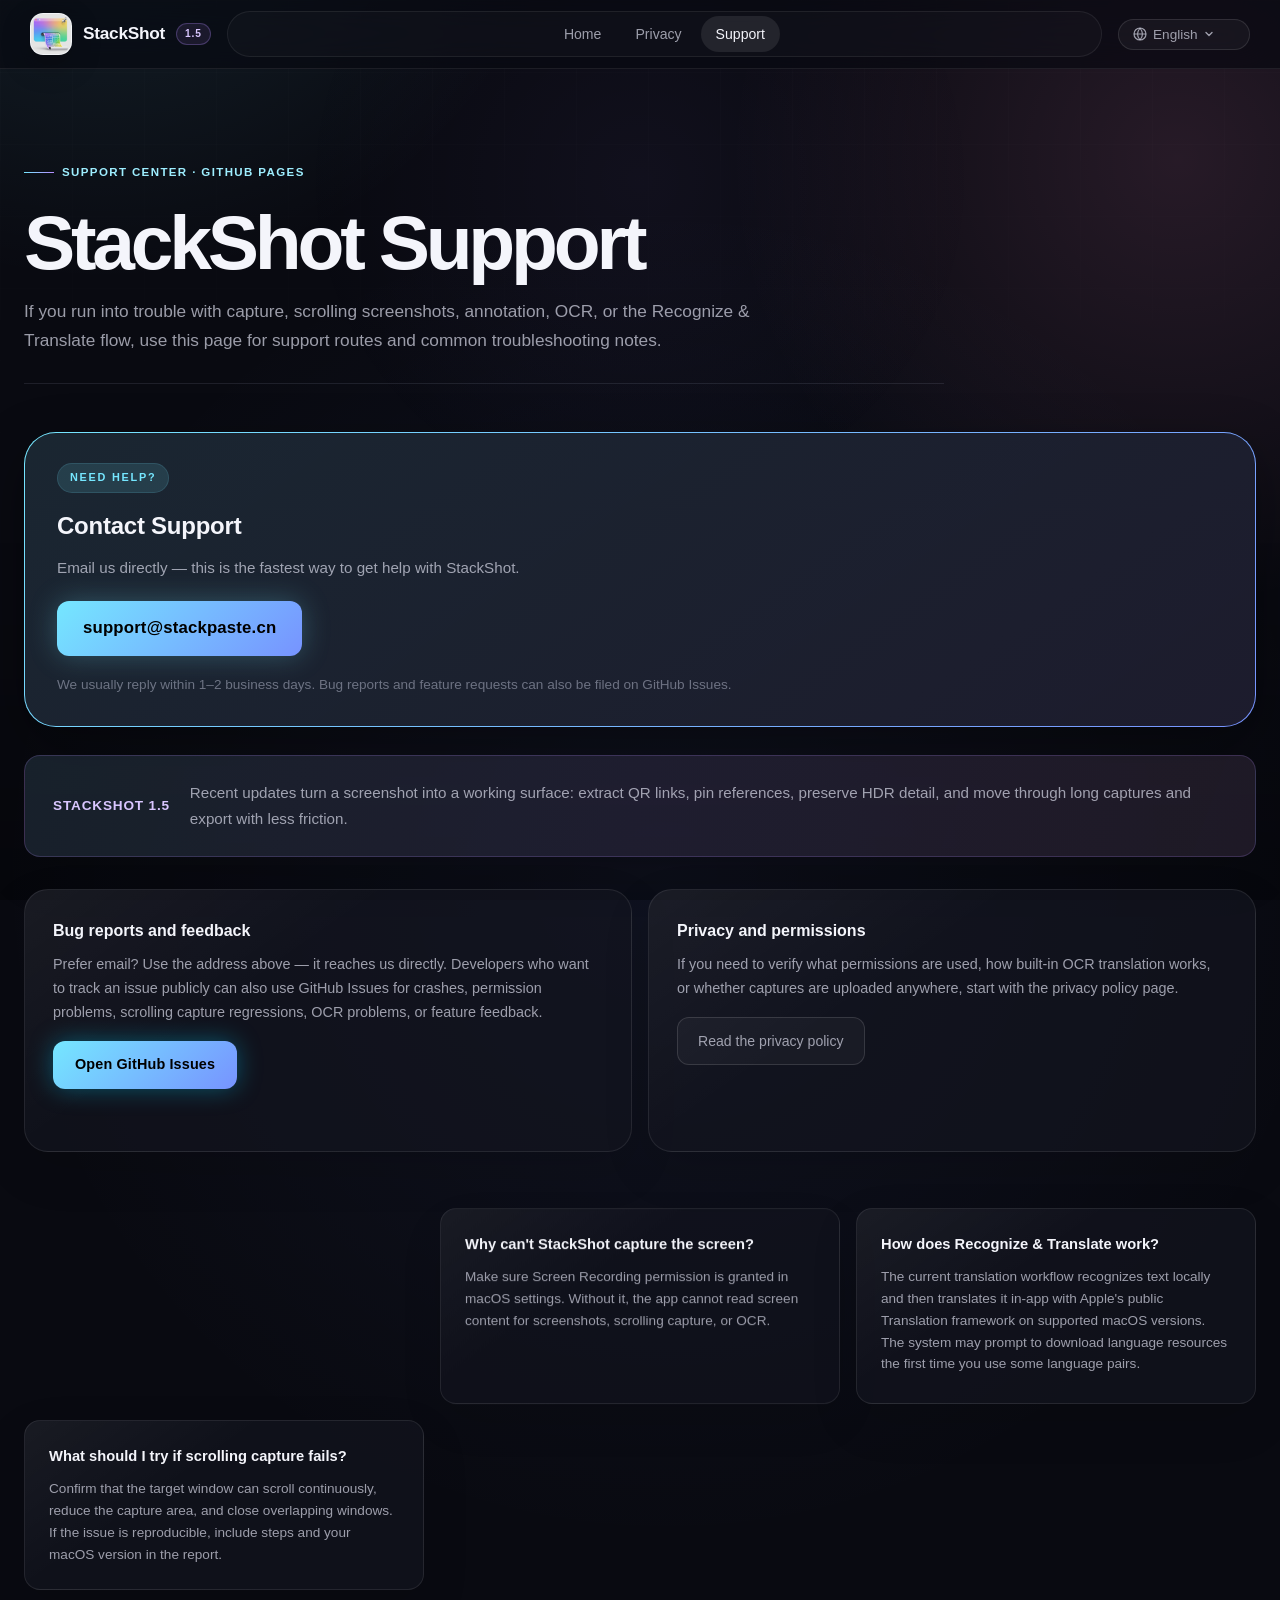
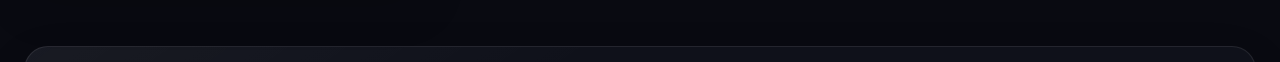
<file: docs/support/index.html>
<!doctype html>
<html lang="en">
<head>
  <meta charset="utf-8">
  <meta name="viewport" content="width=device-width, initial-scale=1">
  <title>StackShot Support — moved</title>
  <meta name="robots" content="noindex">
  <link rel="canonical" href="https://yingkong1987.github.io/StackShot/stackshot/support/">
  <meta http-equiv="refresh" content="0; url=../stackshot/support/">
  <link rel="stylesheet" href="../assets/site.css">
  <style>
    .redirect-wrap {
      min-height: 70vh; display: flex; flex-direction: column;
      align-items: center; justify-content: center; gap: 14px;
      text-align: center; padding: 40px 20px;
    }
    .redirect-wrap h1 { font-size: 1.35rem; margin: 0; }
    .redirect-wrap p { margin: 0; color: rgba(224,226,240,0.68); }
    .redirect-wrap a { color: #75e7ff; font-weight: 600; }
  </style>
</head>
<body>
  <div class="page-shell">
    <main class="page-inner">
      <div class="redirect-wrap">
        <div class="eyebrow">Page moved</div>
        <h1>StackShot Support has moved</h1>
        <p>This page now lives at a new address. You will be redirected automatically.</p>
        <p>
          <a href="../stackshot/support/">
            Continue to StackShot Support
          </a>
        </p>
        <p>
          Need help right away? Email
          <a href="mailto:support@stackpaste.cn?subject=StackShot%20Support">support@stackpaste.cn</a>
          — we usually reply within 1–2 business days.
        </p>
      </div>
    </main>
  </div>
</body>
</html>
</file>
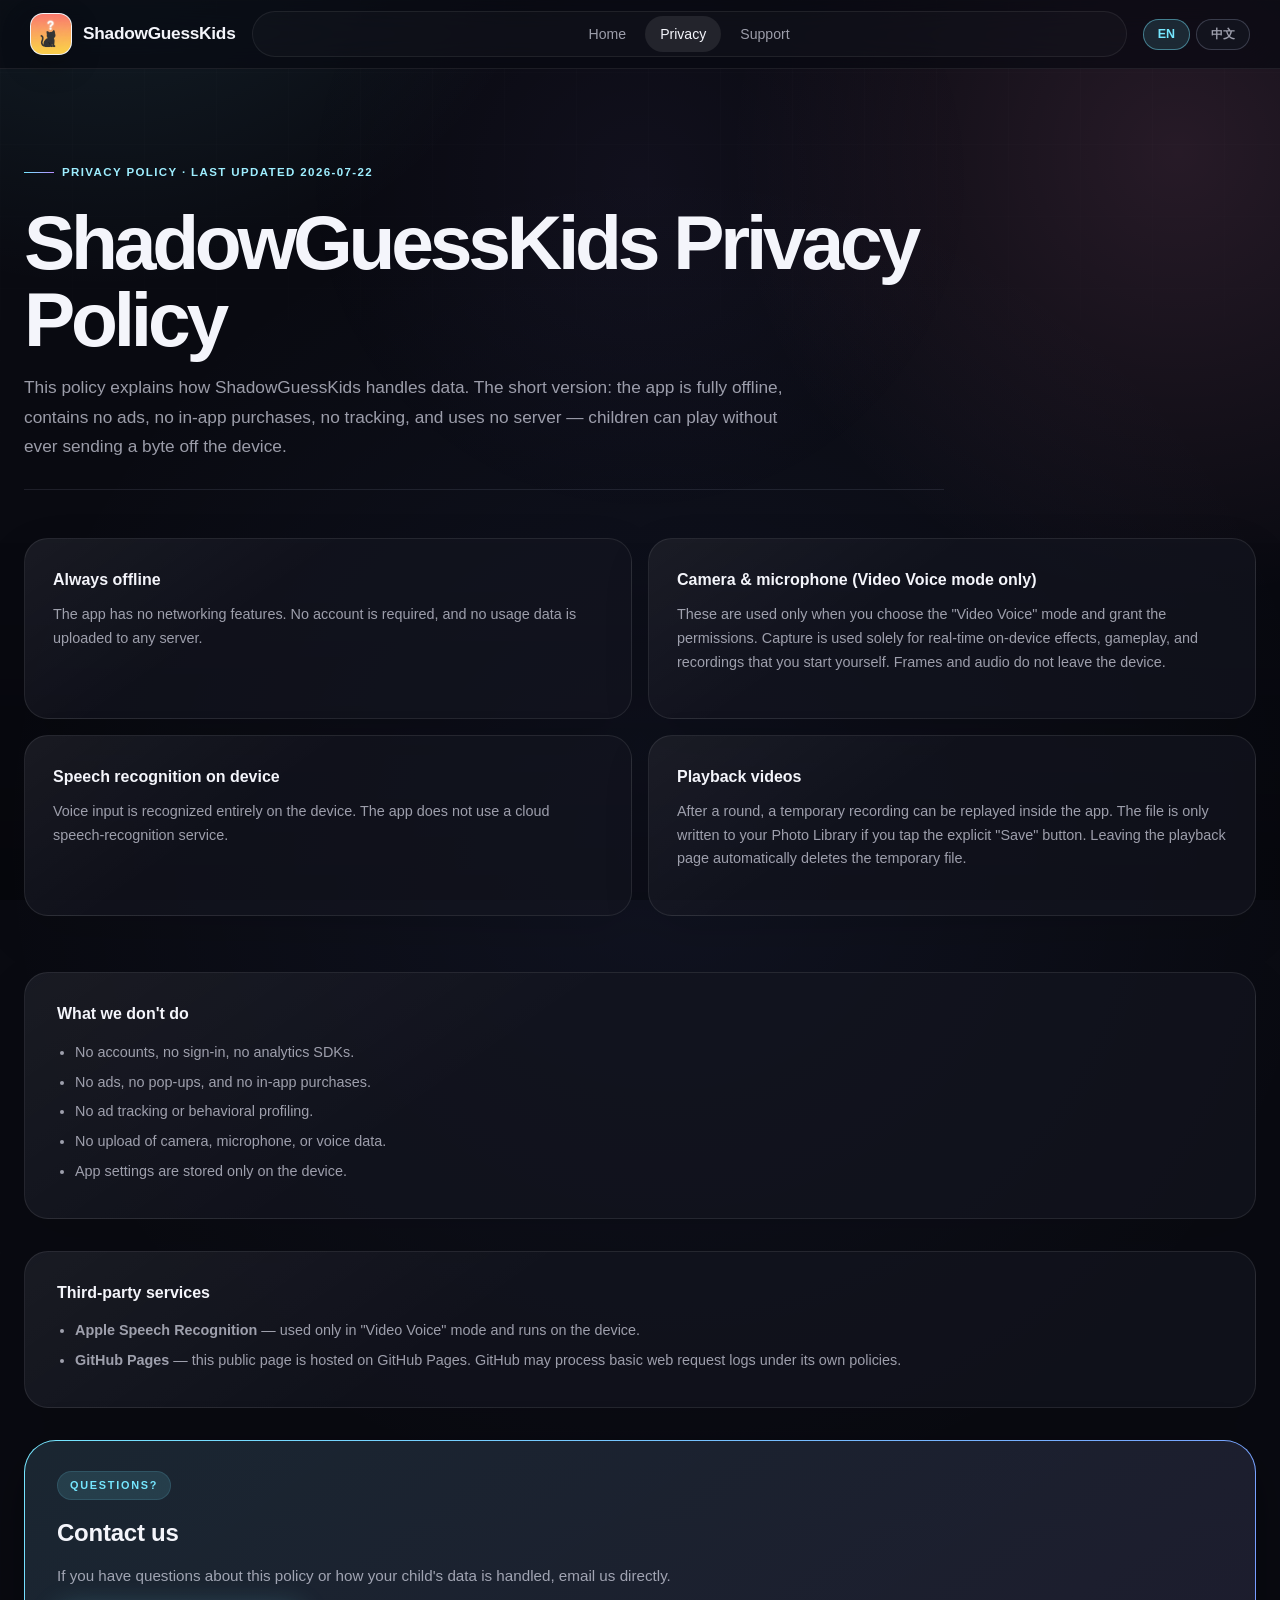
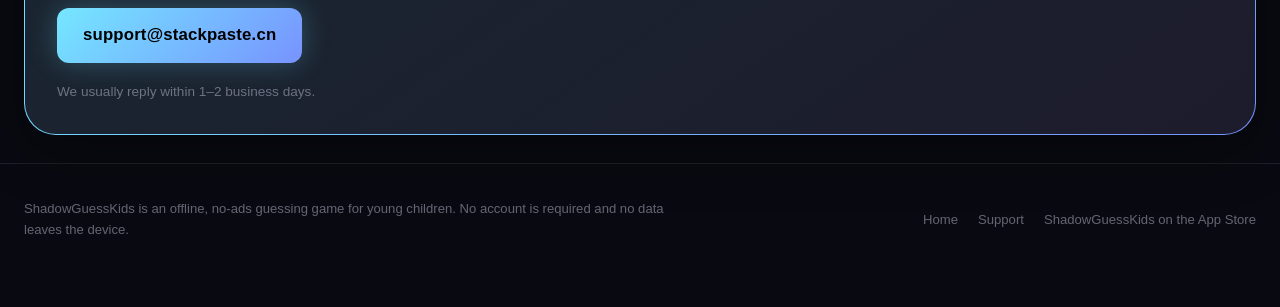
<file: docs/shadowguess/privacy/index.html>
<!doctype html>
<html lang="en">
<head>
  <meta charset="utf-8">
  <meta name="viewport" content="width=device-width, initial-scale=1">
  <meta name="description" content="ShadowGuessKids privacy policy: fully offline, no ads, no in-app purchases, no tracking, on-device voice recognition only.">
  <meta name="theme-color" content="#090a11">
  <meta name="author" content="Qin Yao">
  <title>ShadowGuessKids | Privacy Policy</title>
  <link rel="icon" href="../../assets/shadowguess-icon.png">
  <link rel="stylesheet" href="../../assets/site.css">
  <style>
    .lang-toggle { display: inline-flex; gap: 6px; }
    .lang-toggle button {
      padding: 6px 14px; border-radius: 999px; cursor: pointer;
      border: 1px solid rgba(213,219,255,0.2);
      background: rgba(21,23,34,0.76); color: rgba(224,226,240,0.68);
      font-size: 0.78rem; font-weight: 600; font-family: inherit;
    }
    .lang-toggle button[aria-pressed="true"] {
      border-color: rgba(117,231,255,0.45);
      background: rgba(117,231,255,0.13); color: #75e7ff;
    }
  </style>
</head>
<body>
  <div class="page-shell">
    <header class="topbar">
      <div class="topbar-inner">
        <a class="brand" href="../">
          <span class="brand-logo"><img src="../../assets/shadowguess-icon.png" alt="ShadowGuessKids icon"></span>
          <span class="brand-wordmark">ShadowGuessKids</span>
        </a>
        <nav class="site-nav" aria-label="Primary">
          <a class="nav-link" href="../">Home</a>
          <a class="nav-link" href="./" aria-current="page">Privacy</a>
          <a class="nav-link" href="../support/">Support</a>
        </nav>
        <div class="lang-toggle" role="group" aria-label="Language">
          <button type="button" data-lang-btn="en" aria-pressed="true">EN</button>
          <button type="button" data-lang-btn="zh-Hans" aria-pressed="false">中文</button>
        </div>
      </div>
    </header>

    <main class="page-inner">

      <!-- ══════════ English（默认可见，不依赖 JS） ══════════════════ -->
      <section class="lang-panel is-active" data-lang-panel="en">
        <div class="page-heading">
          <div class="eyebrow">Privacy policy · Last updated 2026-07-22</div>
          <h1>ShadowGuessKids Privacy Policy</h1>
          <p>This policy explains how ShadowGuessKids handles data. The short version: the app is fully offline, contains no ads, no in-app purchases, no tracking, and uses no server — children can play without ever sending a byte off the device.</p>
        </div>

        <section class="page-layout">
          <div class="support-grid">
            <article class="support-card">
              <h3>Always offline</h3>
              <p>The app has no networking features. No account is required, and no usage data is uploaded to any server.</p>
            </article>
            <article class="support-card">
              <h3>Camera &amp; microphone (Video Voice mode only)</h3>
              <p>These are used only when you choose the "Video Voice" mode and grant the permissions. Capture is used solely for real-time on-device effects, gameplay, and recordings that you start yourself. Frames and audio do not leave the device.</p>
            </article>
            <article class="support-card">
              <h3>Speech recognition on device</h3>
              <p>Voice input is recognized entirely on the device. The app does not use a cloud speech-recognition service.</p>
            </article>
            <article class="support-card">
              <h3>Playback videos</h3>
              <p>After a round, a temporary recording can be replayed inside the app. The file is only written to your Photo Library if you tap the explicit "Save" button. Leaving the playback page automatically deletes the temporary file.</p>
            </article>
          </div>

          <article class="page-panel">
            <h2>What we don't do</h2>
            <ul class="support-list">
              <li>No accounts, no sign-in, no analytics SDKs.</li>
              <li>No ads, no pop-ups, and no in-app purchases.</li>
              <li>No ad tracking or behavioral profiling.</li>
              <li>No upload of camera, microphone, or voice data.</li>
              <li>App settings are stored only on the device.</li>
            </ul>
          </article>

          <article class="page-panel">
            <h2>Third-party services</h2>
            <ul class="support-list">
              <li><strong>Apple Speech Recognition</strong> — used only in "Video Voice" mode and runs on the device.</li>
              <li><strong>GitHub Pages</strong> — this public page is hosted on GitHub Pages. GitHub may process basic web request logs under its own policies.</li>
            </ul>
          </article>

          <section class="contact-hero">
            <div class="contact-hero-inner">
              <span class="contact-eyebrow">QUESTIONS?</span>
              <h2>Contact us</h2>
              <p class="contact-desc">If you have questions about this policy or how your child's data is handled, email us directly.</p>
              <div class="button-row">
                <a class="primary-link contact-email" href="mailto:support@stackpaste.cn?subject=ShadowGuessKids%20Privacy">support@stackpaste.cn</a>
              </div>
              <p class="contact-note">We usually reply within 1–2 business days.</p>
            </div>
          </section>
        </section>
      </section>

      <!-- ══════════ 中文 ══════════════════════════════════════════════ -->
      <section class="lang-panel" data-lang-panel="zh-Hans" hidden>
        <div class="page-heading">
          <div class="eyebrow">隐私政策 · 更新于 2026-07-22</div>
          <h1>影子猜猜乐 隐私政策</h1>
          <p>本政策说明影子猜猜乐如何处理数据。简要结论：应用完全离线、不包含广告、不内购、不做追踪、不依赖服务器——孩子使用时不会把任何数据发到开发者侧。</p>
        </div>

        <section class="page-layout">
          <div class="support-grid">
            <article class="support-card">
              <h3>始终离线</h3>
              <p>应用没有任何联网功能。不需要注册账户，也不会将使用数据上传到任何服务器。</p>
            </article>
            <article class="support-card">
              <h3>摄像头与麦克风（仅「视频语音」模式）</h3>
              <p>只有在你主动选择「视频语音」模式并授权时，才会使用摄像头与麦克风，且仅用于设备上的实时特效、答题与由你主动开始的录像。画面与音频都不会离开设备。</p>
            </article>
            <article class="support-card">
              <h3>设备端语音识别</h3>
              <p>语音识别完全在设备本地完成，不使用任何云端语音识别服务。</p>
            </article>
            <article class="support-card">
              <h3>回放视频</h3>
              <p>完成一轮后可在应用内回看录像。临时录像仅在你主动点击「保存」后才会写入相册；离开回看页后，临时文件会自动删除。</p>
            </article>
          </div>

          <article class="page-panel">
            <h2>我们不会做的事</h2>
            <ul class="support-list">
              <li>不需要注册账户，不集成任何统计分析 SDK。</li>
              <li>不包含任何广告、弹窗或内购。</li>
              <li>不做广告追踪或行为画像。</li>
              <li>不上传摄像头、麦克风或语音相关数据。</li>
              <li>应用设置仅保存在本机。</li>
            </ul>
          </article>

          <article class="page-panel">
            <h2>第三方与外部服务</h2>
            <ul class="support-list">
              <li><strong>Apple 语音识别</strong>：仅在「视频语音」模式使用，且在设备端运行。</li>
              <li><strong>GitHub Pages</strong>：本公开页面托管于 GitHub Pages。访问本页面时，GitHub 可能依据其自身政策处理基础的网页请求日志。</li>
            </ul>
          </article>

          <section class="contact-hero">
            <div class="contact-hero-inner">
              <span class="contact-eyebrow">有疑问？</span>
              <h2>联系我们</h2>
              <p class="contact-desc">如果你对本政策或孩子的数据处理方式有疑问，请直接给我们发邮件。</p>
              <div class="button-row">
                <a class="primary-link contact-email" href="mailto:support@stackpaste.cn?subject=ShadowGuessKids%20Privacy">support@stackpaste.cn</a>
              </div>
              <p class="contact-note">我们通常在 1–2 个工作日内回复。</p>
            </div>
          </section>
        </section>
      </section>

    </main>

    <footer class="footer">
      <div class="footer-inner">
        <p class="footer-note">ShadowGuessKids is an offline, no-ads guessing game for young children. No account is required and no data leaves the device.</p>
        <nav class="footer-links" aria-label="Footer">
          <a href="../">Home</a>
          <a href="../support/">Support</a>
          <a href="https://apps.apple.com/cn/app/id6793174404?mt=8" rel="noopener">ShadowGuessKids on the App Store</a>
        </nav>
      </div>
    </footer>
  </div>

  <script>
    (function () {
      var btns = document.querySelectorAll('[data-lang-btn]');
      var panels = document.querySelectorAll('[data-lang-panel]');
      function apply(lang) {
        panels.forEach(function (p) {
          var on = p.getAttribute('data-lang-panel') === lang;
          p.classList.toggle('is-active', on);
          p.hidden = !on;
        });
        btns.forEach(function (b) {
          b.setAttribute('aria-pressed', String(b.getAttribute('data-lang-btn') === lang));
        });
        try { localStorage.setItem('sgk-site-language', lang); } catch (e) {}
      }
      btns.forEach(function (b) {
        b.addEventListener('click', function () { apply(b.getAttribute('data-lang-btn')); });
      });
      try {
        var saved = localStorage.getItem('sgk-site-language');
        if (saved === 'zh-Hans') apply('zh-Hans');
      } catch (e) {}
    })();
  </script>
</body>
</html>
</file>
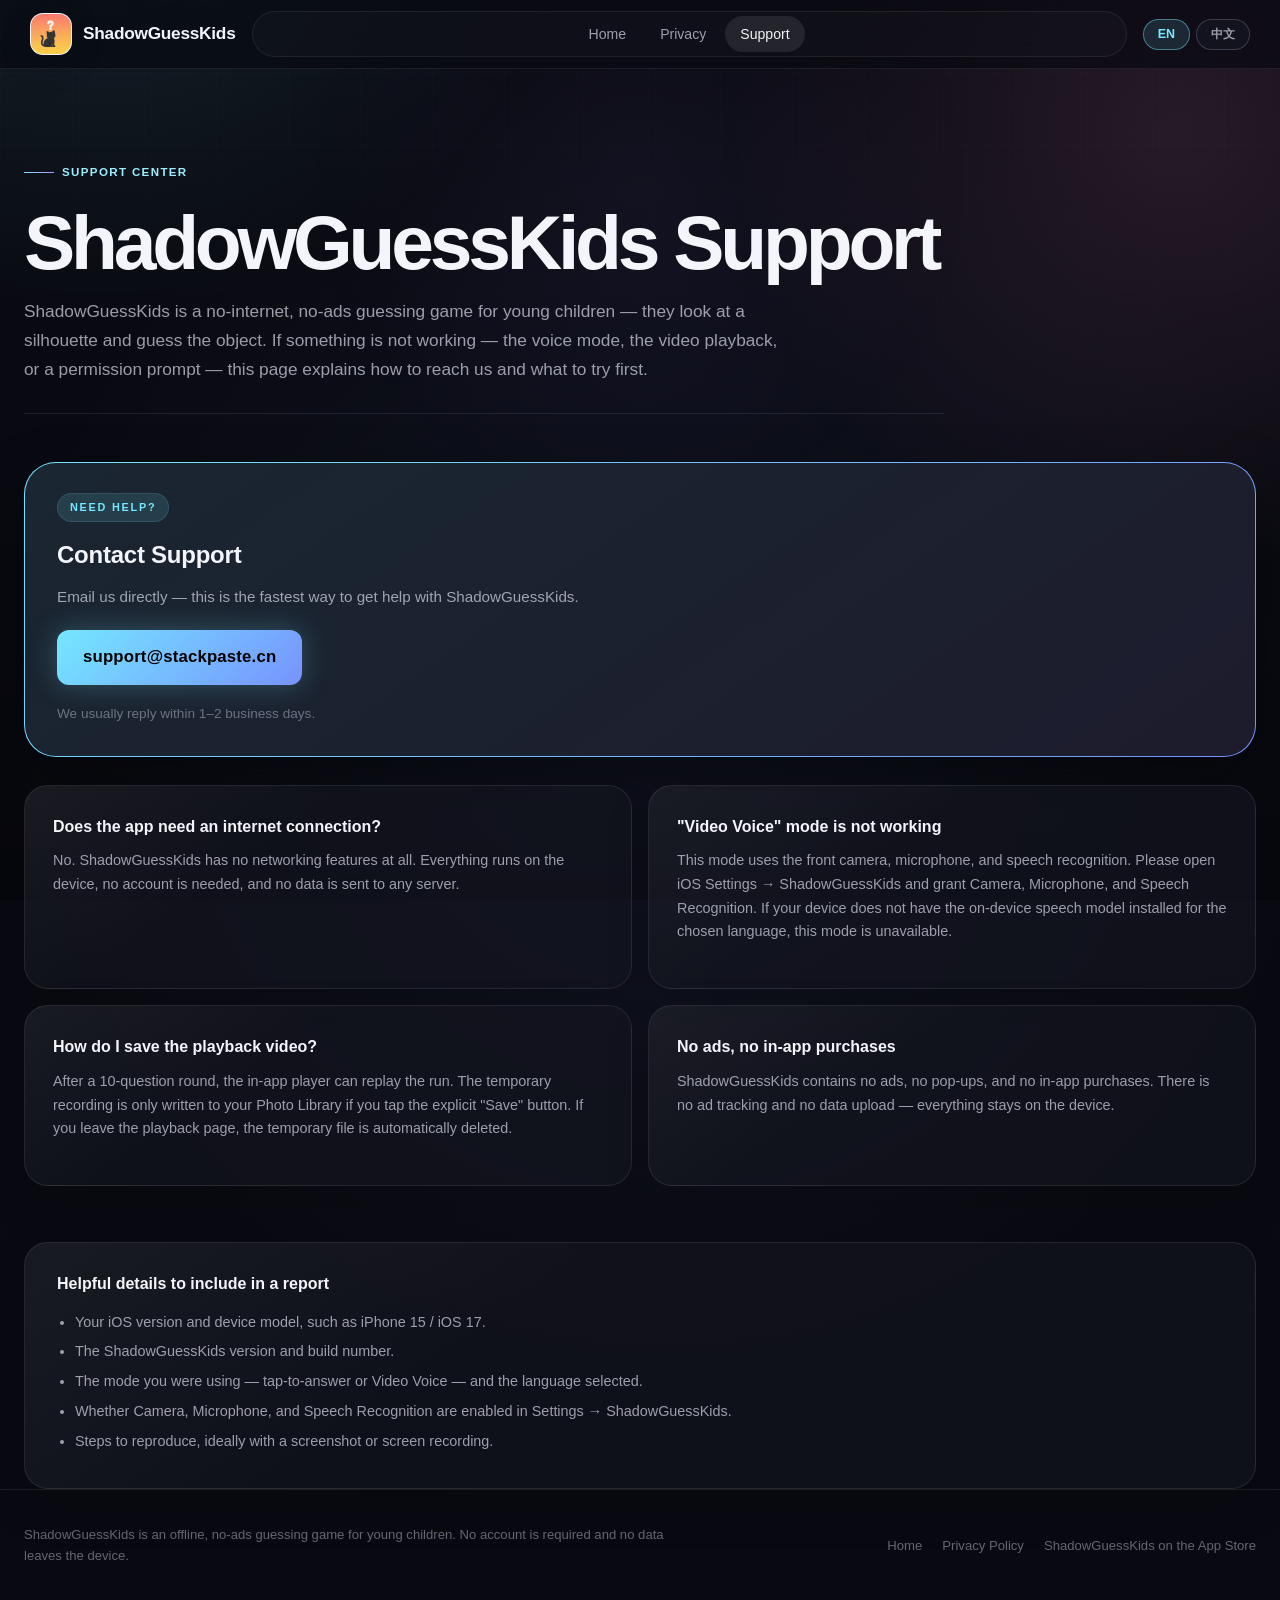
<file: docs/shadowguess/support/index.html>
<!doctype html>
<html lang="en">
<head>
  <meta charset="utf-8">
  <meta name="viewport" content="width=device-width, initial-scale=1">
  <meta name="description" content="ShadowGuessKids support: a no-internet, no-ads guessing game for young children. Camera, microphone, voice recognition permissions, video playback, and privacy questions.">
  <meta name="theme-color" content="#090a11">
  <meta name="author" content="Qin Yao">
  <title>ShadowGuessKids | Support</title>
  <link rel="icon" href="../../assets/shadowguess-icon.png">
  <link rel="stylesheet" href="../../assets/site.css">
  <style>
    .lang-toggle { display: inline-flex; gap: 6px; }
    .lang-toggle button {
      padding: 6px 14px; border-radius: 999px; cursor: pointer;
      border: 1px solid rgba(213,219,255,0.2);
      background: rgba(21,23,34,0.76); color: rgba(224,226,240,0.68);
      font-size: 0.78rem; font-weight: 600; font-family: inherit;
    }
    .lang-toggle button[aria-pressed="true"] {
      border-color: rgba(117,231,255,0.45);
      background: rgba(117,231,255,0.13); color: #75e7ff;
    }
  </style>
</head>
<body>
  <div class="page-shell">
    <header class="topbar">
      <div class="topbar-inner">
        <a class="brand" href="../">
          <span class="brand-logo"><img src="../../assets/shadowguess-icon.png" alt="ShadowGuessKids icon"></span>
          <span class="brand-wordmark">ShadowGuessKids</span>
        </a>
        <nav class="site-nav" aria-label="Primary">
          <a class="nav-link" href="../">Home</a>
          <a class="nav-link" href="../privacy/">Privacy</a>
          <a class="nav-link" href="./" aria-current="page">Support</a>
        </nav>
        <div class="lang-toggle" role="group" aria-label="Language">
          <button type="button" data-lang-btn="en" aria-pressed="true">EN</button>
          <button type="button" data-lang-btn="zh-Hans" aria-pressed="false">中文</button>
        </div>
      </div>
    </header>

    <main class="page-inner">

      <!-- ══════════ English（默认可见，不依赖 JS） ══════════ -->
      <section class="lang-panel is-active" data-lang-panel="en">
        <div class="page-heading">
          <div class="eyebrow">Support center</div>
          <h1>ShadowGuessKids Support</h1>
          <p>ShadowGuessKids is a no-internet, no-ads guessing game for young children — they look at a silhouette and guess the object. If something is not working — the voice mode, the video playback, or a permission prompt — this page explains how to reach us and what to try first.</p>
        </div>

        <section class="contact-hero">
          <div class="contact-hero-inner">
            <span class="contact-eyebrow">NEED HELP?</span>
            <h2>Contact Support</h2>
            <p class="contact-desc">Email us directly — this is the fastest way to get help with ShadowGuessKids.</p>
            <div class="button-row">
              <a class="primary-link contact-email" href="mailto:support@stackpaste.cn?subject=ShadowGuessKids%20Support">support@stackpaste.cn</a>
            </div>
            <p class="contact-note">We usually reply within 1–2 business days.</p>
          </div>
        </section>

        <section class="page-layout">
          <div class="support-grid">
            <article class="support-card">
              <h3>Does the app need an internet connection?</h3>
              <p>No. ShadowGuessKids has no networking features at all. Everything runs on the device, no account is needed, and no data is sent to any server.</p>
            </article>
            <article class="support-card">
              <h3>"Video Voice" mode is not working</h3>
              <p>This mode uses the front camera, microphone, and speech recognition. Please open iOS Settings → ShadowGuessKids and grant Camera, Microphone, and Speech Recognition. If your device does not have the on-device speech model installed for the chosen language, this mode is unavailable.</p>
            </article>
            <article class="support-card">
              <h3>How do I save the playback video?</h3>
              <p>After a 10-question round, the in-app player can replay the run. The temporary recording is only written to your Photo Library if you tap the explicit "Save" button. If you leave the playback page, the temporary file is automatically deleted.</p>
            </article>
            <article class="support-card">
              <h3>No ads, no in-app purchases</h3>
              <p>ShadowGuessKids contains no ads, no pop-ups, and no in-app purchases. There is no ad tracking and no data upload — everything stays on the device.</p>
            </article>
          </div>

          <article class="page-panel">
            <h2>Helpful details to include in a report</h2>
            <ul class="support-list">
              <li>Your iOS version and device model, such as iPhone 15 / iOS 17.</li>
              <li>The ShadowGuessKids version and build number.</li>
              <li>The mode you were using — tap-to-answer or Video Voice — and the language selected.</li>
              <li>Whether Camera, Microphone, and Speech Recognition are enabled in Settings → ShadowGuessKids.</li>
              <li>Steps to reproduce, ideally with a screenshot or screen recording.</li>
            </ul>
          </article>
        </section>
      </section>

      <!-- ══════════ 中文 ══════════ -->
      <section class="lang-panel" data-lang-panel="zh-Hans" hidden>
        <div class="page-heading">
          <div class="eyebrow">支持中心</div>
          <h1>影子猜猜乐 支持</h1>
          <p>影子猜猜乐是一款专为幼儿与学龄前儿童设计、无任何联网功能的影子识物小游戏。如果「视频语音」模式不能用、回放视频保存有问题，或遇到权限提示，可以先看下面的排查建议，或直接给我们发邮件。</p>
        </div>

        <section class="contact-hero">
          <div class="contact-hero-inner">
            <span class="contact-eyebrow">需要帮助？</span>
            <h2>联系支持</h2>
            <p class="contact-desc">直接给我们发邮件，这是获得帮助最快的方式。</p>
            <div class="button-row">
              <a class="primary-link contact-email" href="mailto:support@stackpaste.cn?subject=ShadowGuessKids%20Support">support@stackpaste.cn</a>
            </div>
            <p class="contact-note">我们通常在 1–2 个工作日内回复。</p>
          </div>
        </section>

        <section class="page-layout">
          <div class="support-grid">
            <article class="support-card">
              <h3>应用需要联网吗？</h3>
              <p>不需要。影子猜猜乐完全不包含任何联网功能，所有内容都在设备本机处理，无需注册账户，也不会与任何服务器通信。</p>
            </article>
            <article class="support-card">
              <h3>「视频语音」模式用不了？</h3>
              <p>该模式需要前置摄像头、麦克风与语音识别权限。请到系统「设置 › 影子猜猜乐」中允许相机、麦克风与语音识别。设备未安装对应语言的本地识别模型时，该模式不可用。</p>
            </article>
            <article class="support-card">
              <h3>如何保存回放视频？</h3>
              <p>完成 10 题后用内置播放器回看，只有主动点击「保存」才会写入本机相册；离开回看页后临时录像会自动删除。</p>
            </article>
            <article class="support-card">
              <h3>没有广告、没有内购</h3>
              <p>影子猜猜乐不包含任何广告、弹窗或内购，不做广告追踪，也不上传任何数据，孩子隐私全部留在设备本地。</p>
            </article>
          </div>

          <article class="page-panel">
            <h2>提交问题时建议附带的信息</h2>
            <ul class="support-list">
              <li>设备型号与 iOS 版本，例如 iPhone 15 / iOS 17。</li>
              <li>影子猜猜乐的版本号与构建号。</li>
              <li>你使用的玩法（点击答题 / 视频语音）以及选择的语言。</li>
              <li>是否已在系统「设置 › 影子猜猜乐」中允许相机、麦克风、语音识别。</li>
              <li>能稳定复现问题的步骤，最好附带截图或录屏。</li>
            </ul>
          </article>
        </section>
      </section>

    </main>

    <footer class="footer">
      <div class="footer-inner">
        <p class="footer-note">ShadowGuessKids is an offline, no-ads guessing game for young children. No account is required and no data leaves the device.</p>
        <nav class="footer-links" aria-label="Footer">
          <a href="../">Home</a>
          <a href="../privacy/">Privacy Policy</a>
          <a href="https://apps.apple.com/cn/app/id6793174404?mt=8" rel="noopener">ShadowGuessKids on the App Store</a>
        </nav>
      </div>
    </footer>
  </div>

  <script>
    (function () {
      var btns = document.querySelectorAll('[data-lang-btn]');
      var panels = document.querySelectorAll('[data-lang-panel]');
      function apply(lang) {
        panels.forEach(function (p) {
          var on = p.getAttribute('data-lang-panel') === lang;
          p.classList.toggle('is-active', on);
          p.hidden = !on;
        });
        btns.forEach(function (b) {
          b.setAttribute('aria-pressed', String(b.getAttribute('data-lang-btn') === lang));
        });
        try { localStorage.setItem('sgk-site-language', lang); } catch (e) {}
      }
      btns.forEach(function (b) {
        b.addEventListener('click', function () { apply(b.getAttribute('data-lang-btn')); });
      });
      try {
        var saved = localStorage.getItem('sgk-site-language');
        if (saved === 'zh-Hans') apply('zh-Hans');
      } catch (e) {}
    })();
  </script>
</body>
</html>
</file>
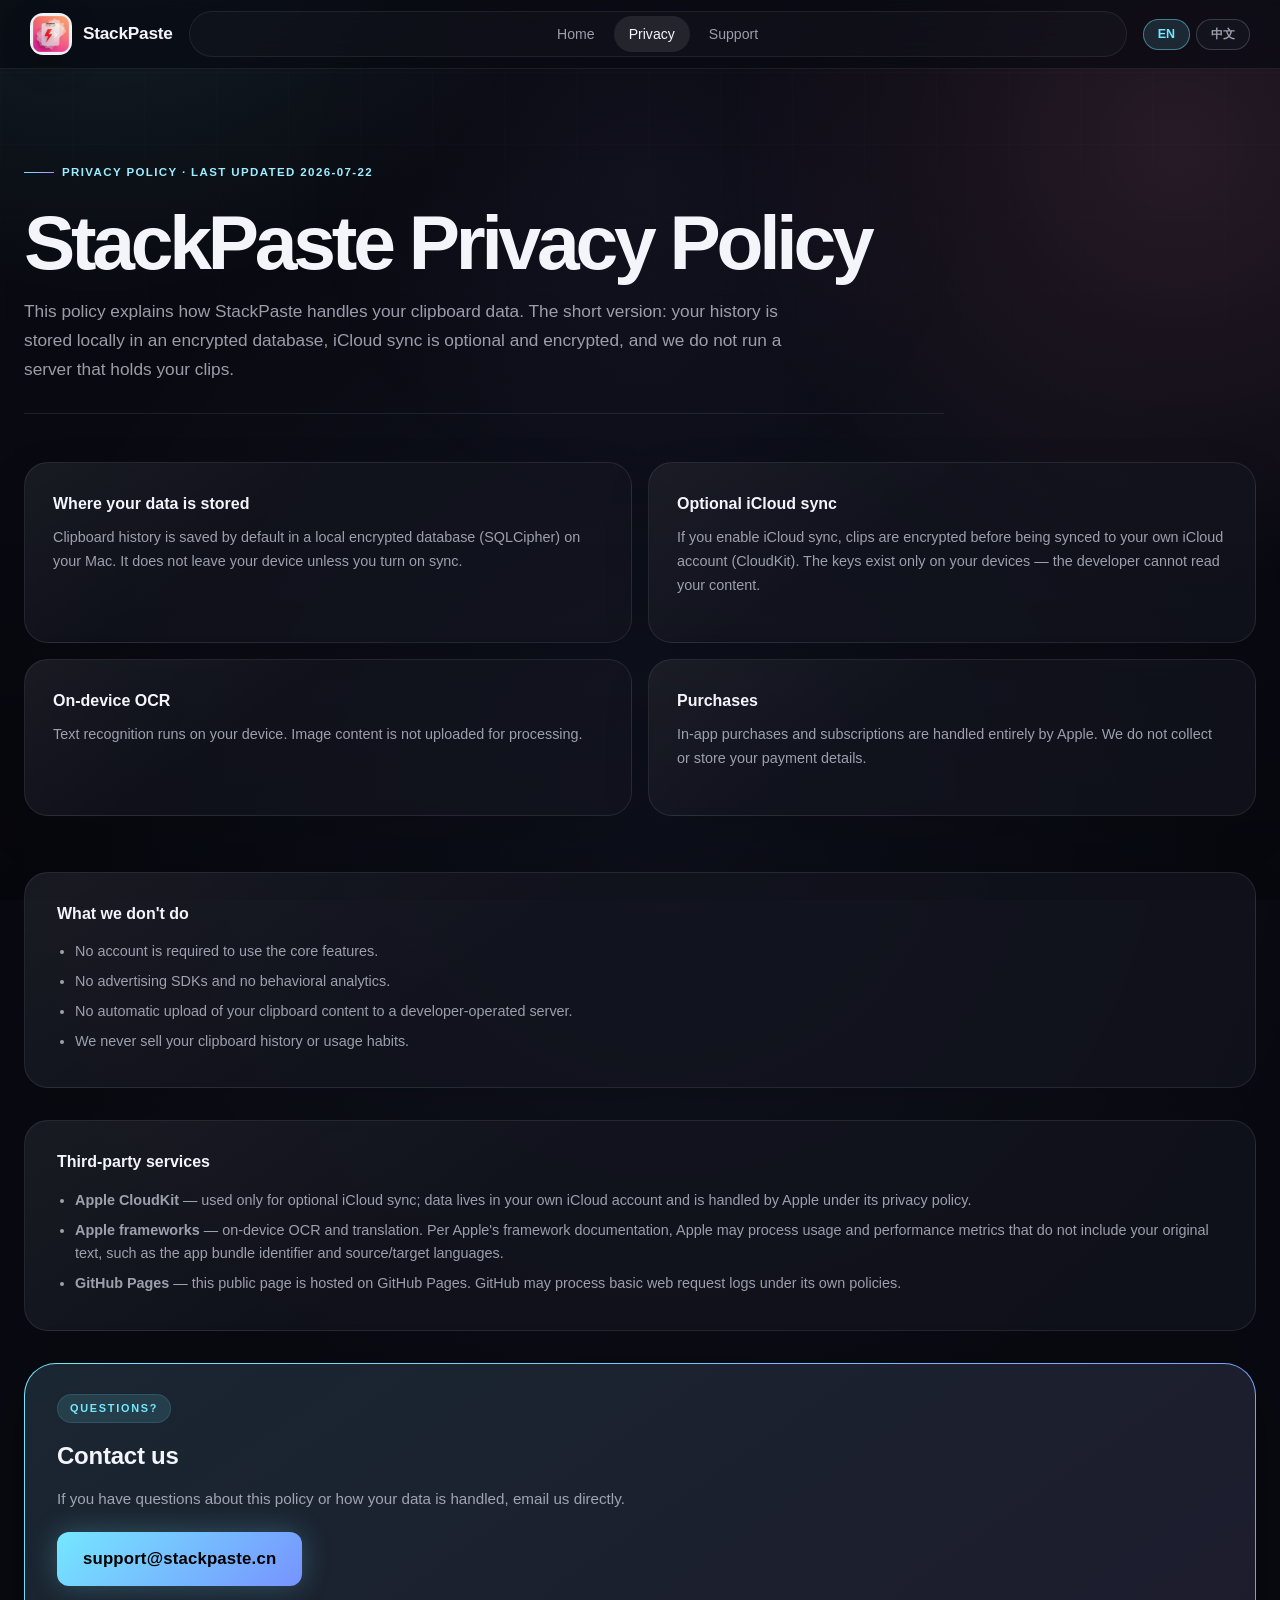
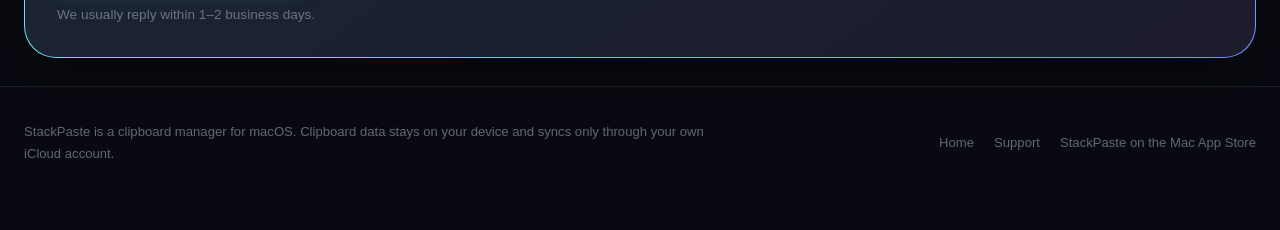
<file: docs/stackpaste/privacy/index.html>
<!doctype html>
<html lang="en">
<head>
  <meta charset="utf-8">
  <meta name="viewport" content="width=device-width, initial-scale=1">
  <meta name="description" content="StackPaste privacy policy: local encrypted clipboard history, optional end-to-end iCloud sync, on-device OCR, and no ads or tracking.">
  <meta name="theme-color" content="#090a11">
  <meta name="author" content="Qin Yao">
  <title>StackPaste | Privacy Policy</title>
  <link rel="icon" href="../../assets/stackpaste-icon.png">
  <link rel="stylesheet" href="../../assets/site.css">
  <style>
    .lang-toggle { display: inline-flex; gap: 6px; }
    .lang-toggle button {
      padding: 6px 14px; border-radius: 999px; cursor: pointer;
      border: 1px solid rgba(213,219,255,0.2);
      background: rgba(21,23,34,0.76); color: rgba(224,226,240,0.68);
      font-size: 0.78rem; font-weight: 600; font-family: inherit;
    }
    .lang-toggle button[aria-pressed="true"] {
      border-color: rgba(117,231,255,0.45);
      background: rgba(117,231,255,0.13); color: #75e7ff;
    }
  </style>
</head>
<body>
  <div class="page-shell">
    <header class="topbar">
      <div class="topbar-inner">
        <a class="brand" href="../">
          <span class="brand-logo"><img src="../../assets/stackpaste-icon.png" alt="StackPaste icon"></span>
          <span class="brand-wordmark">StackPaste</span>
        </a>
        <nav class="site-nav" aria-label="Primary">
          <a class="nav-link" href="../">Home</a>
          <a class="nav-link" href="./" aria-current="page">Privacy</a>
          <a class="nav-link" href="../support/">Support</a>
        </nav>
        <div class="lang-toggle" role="group" aria-label="Language">
          <button type="button" data-lang-btn="en" aria-pressed="true">EN</button>
          <button type="button" data-lang-btn="zh-Hans" aria-pressed="false">中文</button>
        </div>
      </div>
    </header>

    <main class="page-inner">

      <!-- ══════════ English（默认可见，不依赖 JS） ══════════ -->
      <section class="lang-panel is-active" data-lang-panel="en">
        <div class="page-heading">
          <div class="eyebrow">Privacy policy · Last updated 2026-07-22</div>
          <h1>StackPaste Privacy Policy</h1>
          <p>This policy explains how StackPaste handles your clipboard data. The short version: your history is stored locally in an encrypted database, iCloud sync is optional and encrypted, and we do not run a server that holds your clips.</p>
        </div>

        <section class="page-layout">
          <div class="support-grid">
            <article class="support-card">
              <h3>Where your data is stored</h3>
              <p>Clipboard history is saved by default in a local encrypted database (SQLCipher) on your Mac. It does not leave your device unless you turn on sync.</p>
            </article>
            <article class="support-card">
              <h3>Optional iCloud sync</h3>
              <p>If you enable iCloud sync, clips are encrypted before being synced to your own iCloud account (CloudKit). The keys exist only on your devices — the developer cannot read your content.</p>
            </article>
            <article class="support-card">
              <h3>On-device OCR</h3>
              <p>Text recognition runs on your device. Image content is not uploaded for processing.</p>
            </article>
            <article class="support-card">
              <h3>Purchases</h3>
              <p>In-app purchases and subscriptions are handled entirely by Apple. We do not collect or store your payment details.</p>
            </article>
          </div>

          <article class="page-panel">
            <h2>What we don't do</h2>
            <ul class="support-list">
              <li>No account is required to use the core features.</li>
              <li>No advertising SDKs and no behavioral analytics.</li>
              <li>No automatic upload of your clipboard content to a developer-operated server.</li>
              <li>We never sell your clipboard history or usage habits.</li>
            </ul>
          </article>

          <article class="page-panel">
            <h2>Third-party services</h2>
            <ul class="support-list">
              <li><strong>Apple CloudKit</strong> — used only for optional iCloud sync; data lives in your own iCloud account and is handled by Apple under its privacy policy.</li>
              <li><strong>Apple frameworks</strong> — on-device OCR and translation. Per Apple's framework documentation, Apple may process usage and performance metrics that do not include your original text, such as the app bundle identifier and source/target languages.</li>
              <li><strong>GitHub Pages</strong> — this public page is hosted on GitHub Pages. GitHub may process basic web request logs under its own policies.</li>
            </ul>
          </article>

          <section class="contact-hero">
            <div class="contact-hero-inner">
              <span class="contact-eyebrow">QUESTIONS?</span>
              <h2>Contact us</h2>
              <p class="contact-desc">If you have questions about this policy or how your data is handled, email us directly.</p>
              <div class="button-row">
                <a class="primary-link contact-email" href="mailto:support@stackpaste.cn?subject=StackPaste%20Privacy">support@stackpaste.cn</a>
              </div>
              <p class="contact-note">We usually reply within 1–2 business days.</p>
            </div>
          </section>
        </section>
      </section>

      <!-- ══════════ 中文 ══════════ -->
      <section class="lang-panel" data-lang-panel="zh-Hans" hidden>
        <div class="page-heading">
          <div class="eyebrow">隐私政策 · 更新于 2026-07-22</div>
          <h1>StackPaste 隐私政策</h1>
          <p>本政策说明 StackPaste 如何处理你的剪贴板数据。简要结论：历史记录默认保存在本机加密数据库中，iCloud 同步为可选项且经过加密，我们不运营存储你剪贴内容的服务器。</p>
        </div>

        <section class="page-layout">
          <div class="support-grid">
            <article class="support-card">
              <h3>数据保存在哪里</h3>
              <p>剪贴板历史默认保存在本机加密数据库（SQLCipher）中。除非你主动开启同步，数据不会离开你的设备。</p>
            </article>
            <article class="support-card">
              <h3>可选的 iCloud 同步</h3>
              <p>若你开启 iCloud 同步，片段会先加密再同步到你自己的 iCloud 账户（CloudKit），密钥仅存在于你的设备，开发者无法读取。</p>
            </article>
            <article class="support-card">
              <h3>设备端 OCR</h3>
              <p>文字识别在设备端完成，图像内容不会为了识别而上传。</p>
            </article>
            <article class="support-card">
              <h3>购买与订阅</h3>
              <p>内购与订阅完全由 Apple 处理，我们不收集或保存你的支付信息。</p>
            </article>
          </div>

          <article class="page-panel">
            <h2>我们不会做的事</h2>
            <ul class="support-list">
              <li>不会要求注册账户来使用核心功能。</li>
              <li>不内置广告 SDK，也不做用户行为统计分析。</li>
              <li>不会把你的剪贴板内容自动上传到开发者运营的服务器。</li>
              <li>绝不会出售你的剪贴板历史或使用习惯数据。</li>
            </ul>
          </article>

          <article class="page-panel">
            <h2>第三方与外部服务</h2>
            <ul class="support-list">
              <li><strong>Apple CloudKit</strong>：仅用于可选的 iCloud 同步，相关数据保存在你自己的 iCloud 账户中，由 Apple 依据其隐私政策处理。</li>
              <li><strong>Apple 官方框架</strong>：设备端 OCR 与翻译。根据 Apple 的框架说明，Apple 可能处理不包含原文内容的使用与性能指标，例如 App Bundle ID 与源 / 目标语言。</li>
              <li><strong>GitHub Pages</strong>：本公开页面托管于 GitHub Pages。访问本页面时，GitHub 可能依据其自身政策处理基础的网页请求日志。</li>
            </ul>
          </article>

          <section class="contact-hero">
            <div class="contact-hero-inner">
              <span class="contact-eyebrow">有疑问？</span>
              <h2>联系我们</h2>
              <p class="contact-desc">如果你对本政策或数据处理方式有疑问，请直接给我们发邮件。</p>
              <div class="button-row">
                <a class="primary-link contact-email" href="mailto:support@stackpaste.cn?subject=StackPaste%20Privacy">support@stackpaste.cn</a>
              </div>
              <p class="contact-note">我们通常在 1–2 个工作日内回复。</p>
            </div>
          </section>
        </section>
      </section>

    </main>

    <footer class="footer">
      <div class="footer-inner">
        <p class="footer-note">StackPaste is a clipboard manager for macOS. Clipboard data stays on your device and syncs only through your own iCloud account.</p>
        <nav class="footer-links" aria-label="Footer">
          <a href="../">Home</a>
          <a href="../support/">Support</a>
          <a href="https://apps.apple.com/cn/app/id6761370954?mt=12" rel="noopener">StackPaste on the Mac App Store</a>
        </nav>
      </div>
    </footer>
  </div>

  <script>
    (function () {
      var btns = document.querySelectorAll('[data-lang-btn]');
      var panels = document.querySelectorAll('[data-lang-panel]');
      function apply(lang) {
        panels.forEach(function (p) {
          var on = p.getAttribute('data-lang-panel') === lang;
          p.classList.toggle('is-active', on);
          p.hidden = !on;
        });
        btns.forEach(function (b) {
          b.setAttribute('aria-pressed', String(b.getAttribute('data-lang-btn') === lang));
        });
        try { localStorage.setItem('stackpaste-site-language', lang); } catch (e) {}
      }
      btns.forEach(function (b) {
        b.addEventListener('click', function () { apply(b.getAttribute('data-lang-btn')); });
      });
      try {
        var saved = localStorage.getItem('stackpaste-site-language');
        if (saved === 'zh-Hans') apply('zh-Hans');
      } catch (e) {}
    })();
  </script>
</body>
</html>
</file>
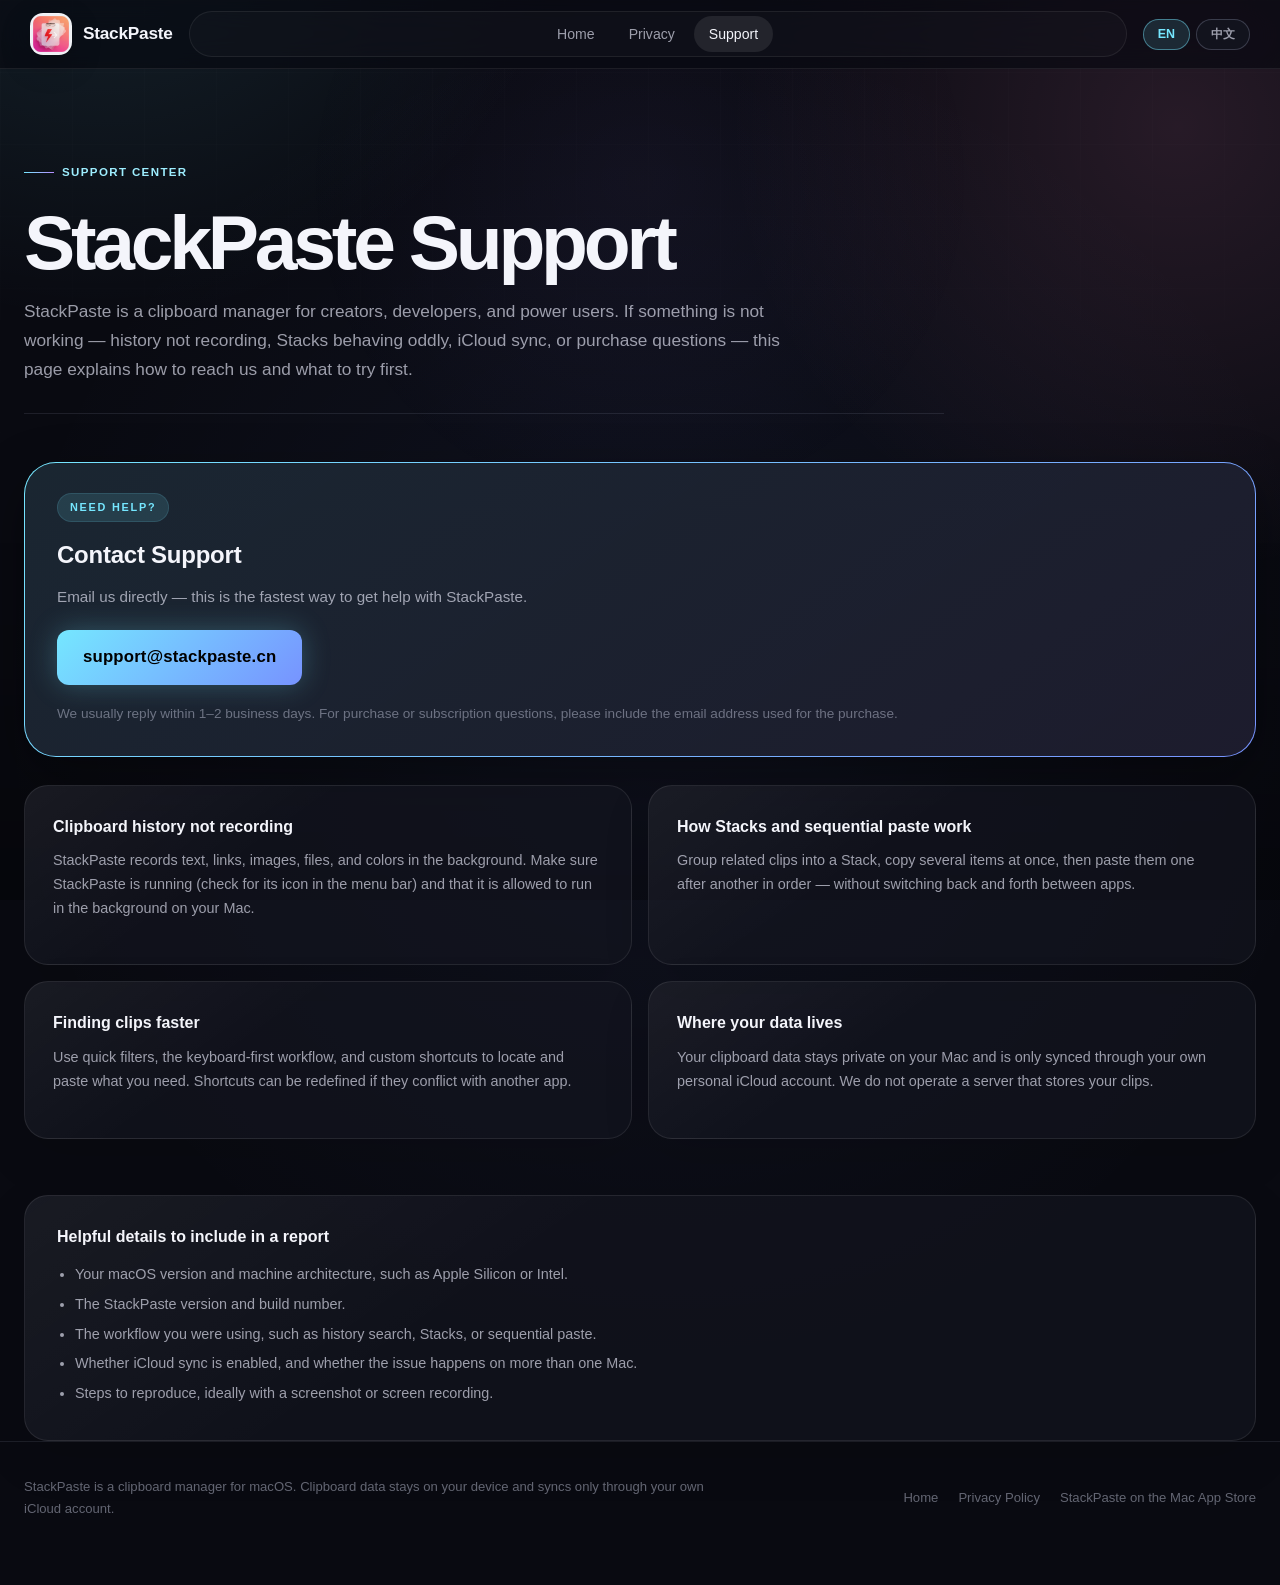
<file: docs/stackpaste/support/index.html>
<!doctype html>
<html lang="en">
<head>
  <meta charset="utf-8">
  <meta name="viewport" content="width=device-width, initial-scale=1">
  <meta name="description" content="StackPaste support: clipboard history, Stacks, sequential paste, keyboard workflows, iCloud sync, and troubleshooting.">
  <meta name="theme-color" content="#090a11">
  <meta name="author" content="Qin Yao">
  <title>StackPaste | Support</title>
  <link rel="icon" href="../../assets/stackpaste-icon.png">
  <link rel="stylesheet" href="../../assets/site.css">
  <style>
    /* 语言切换按钮（本页自包含，不依赖外部脚本） */
    .lang-toggle { display: inline-flex; gap: 6px; }
    .lang-toggle button {
      padding: 6px 14px; border-radius: 999px; cursor: pointer;
      border: 1px solid rgba(213,219,255,0.2);
      background: rgba(21,23,34,0.76); color: rgba(224,226,240,0.68);
      font-size: 0.78rem; font-weight: 600; font-family: inherit;
    }
    .lang-toggle button[aria-pressed="true"] {
      border-color: rgba(117,231,255,0.45);
      background: rgba(117,231,255,0.13); color: #75e7ff;
    }
  </style>
</head>
<body>
  <div class="page-shell">
    <header class="topbar">
      <div class="topbar-inner">
        <a class="brand" href="../">
          <span class="brand-logo"><img src="../../assets/stackpaste-icon.png" alt="StackPaste icon"></span>
          <span class="brand-wordmark">StackPaste</span>
        </a>
        <nav class="site-nav" aria-label="Primary">
          <a class="nav-link" href="../">Home</a>
          <a class="nav-link" href="../privacy/">Privacy</a>
          <a class="nav-link" href="./" aria-current="page">Support</a>
        </nav>
        <div class="lang-toggle" role="group" aria-label="Language">
          <button type="button" data-lang-btn="en" aria-pressed="true">EN</button>
          <button type="button" data-lang-btn="zh-Hans" aria-pressed="false">中文</button>
        </div>
      </div>
    </header>

    <main class="page-inner">

      <!-- ══════════ English（默认可见，不依赖 JS） ══════════ -->
      <section class="lang-panel is-active" data-lang-panel="en">
        <div class="page-heading">
          <div class="eyebrow">Support center</div>
          <h1>StackPaste Support</h1>
          <p>StackPaste is a clipboard manager for creators, developers, and power users. If something is not working — history not recording, Stacks behaving oddly, iCloud sync, or purchase questions — this page explains how to reach us and what to try first.</p>
        </div>

        <section class="contact-hero">
          <div class="contact-hero-inner">
            <span class="contact-eyebrow">NEED HELP?</span>
            <h2>Contact Support</h2>
            <p class="contact-desc">Email us directly — this is the fastest way to get help with StackPaste.</p>
            <div class="button-row">
              <a class="primary-link contact-email" href="mailto:support@stackpaste.cn?subject=StackPaste%20Support">support@stackpaste.cn</a>
            </div>
            <p class="contact-note">We usually reply within 1–2 business days. For purchase or subscription questions, please include the email address used for the purchase.</p>
          </div>
        </section>

        <section class="page-layout">
          <div class="support-grid">
            <article class="support-card">
              <h3>Clipboard history not recording</h3>
              <p>StackPaste records text, links, images, files, and colors in the background. Make sure StackPaste is running (check for its icon in the menu bar) and that it is allowed to run in the background on your Mac.</p>
            </article>
            <article class="support-card">
              <h3>How Stacks and sequential paste work</h3>
              <p>Group related clips into a Stack, copy several items at once, then paste them one after another in order — without switching back and forth between apps.</p>
            </article>
            <article class="support-card">
              <h3>Finding clips faster</h3>
              <p>Use quick filters, the keyboard-first workflow, and custom shortcuts to locate and paste what you need. Shortcuts can be redefined if they conflict with another app.</p>
            </article>
            <article class="support-card">
              <h3>Where your data lives</h3>
              <p>Your clipboard data stays private on your Mac and is only synced through your own personal iCloud account. We do not operate a server that stores your clips.</p>
            </article>
          </div>

          <article class="page-panel">
            <h2>Helpful details to include in a report</h2>
            <ul class="support-list">
              <li>Your macOS version and machine architecture, such as Apple Silicon or Intel.</li>
              <li>The StackPaste version and build number.</li>
              <li>The workflow you were using, such as history search, Stacks, or sequential paste.</li>
              <li>Whether iCloud sync is enabled, and whether the issue happens on more than one Mac.</li>
              <li>Steps to reproduce, ideally with a screenshot or screen recording.</li>
            </ul>
          </article>
        </section>
      </section>

      <!-- ══════════ 中文 ══════════ -->
      <section class="lang-panel" data-lang-panel="zh-Hans" hidden>
        <div class="page-heading">
          <div class="eyebrow">支持中心</div>
          <h1>StackPaste 支持</h1>
          <p>StackPaste 是为创作者、开发者和高阶用户打造的剪贴板管理工具。如果历史记录没有写入、Stacks 行为异常、iCloud 同步异常，或你有购买相关的问题，可以先看下面的排查建议，或直接给我们发邮件。</p>
        </div>

        <section class="contact-hero">
          <div class="contact-hero-inner">
            <span class="contact-eyebrow">需要帮助？</span>
            <h2>联系支持</h2>
            <p class="contact-desc">直接给我们发邮件，这是获得 StackPaste 帮助最快的方式。</p>
            <div class="button-row">
              <a class="primary-link contact-email" href="mailto:support@stackpaste.cn?subject=StackPaste%20Support">support@stackpaste.cn</a>
            </div>
            <p class="contact-note">我们通常在 1–2 个工作日内回复。涉及购买或订阅问题时，请一并提供购买所使用的邮箱。</p>
          </div>
        </section>

        <section class="page-layout">
          <div class="support-grid">
            <article class="support-card">
              <h3>复制内容没有被记录</h3>
              <p>StackPaste 会在后台记录文本、链接、图片、文件和颜色。请确认 StackPaste 正在运行（菜单栏中可见图标），并已在 Mac 上允许其后台运行。</p>
            </article>
            <article class="support-card">
              <h3>Stacks 与顺序粘贴怎么用</h3>
              <p>把相关内容整理到 Stacks，一次复制多个项目，再按顺序逐个粘贴，不必在应用之间来回切换。</p>
            </article>
            <article class="support-card">
              <h3>更快找到历史记录</h3>
              <p>可使用快速筛选、键盘优先的操作方式与自定义快捷键来定位并粘贴内容；如与别的应用冲突，可自行修改快捷键。</p>
            </article>
            <article class="support-card">
              <h3>我的数据存在哪里</h3>
              <p>剪贴板数据会私密保存在你的 Mac 上，只会通过你个人的 iCloud 进行同步。我们不运营存储你剪贴内容的服务器。</p>
            </article>
          </div>

          <article class="page-panel">
            <h2>提交问题时建议附带的信息</h2>
            <ul class="support-list">
              <li>macOS 版本和设备架构，例如 Apple Silicon 或 Intel。</li>
              <li>StackPaste 版本号与构建号。</li>
              <li>你执行的功能路径，例如历史搜索、Stacks 或顺序粘贴。</li>
              <li>是否开启 iCloud 同步，以及问题是否在多台 Mac 上出现。</li>
              <li>能稳定复现问题的步骤，最好附带截图或录屏。</li>
            </ul>
          </article>
        </section>
      </section>

    </main>

    <footer class="footer">
      <div class="footer-inner">
        <p class="footer-note">StackPaste is a clipboard manager for macOS. Clipboard data stays on your device and syncs only through your own iCloud account.</p>
        <nav class="footer-links" aria-label="Footer">
          <a href="../">Home</a>
          <a href="../privacy/">Privacy Policy</a>
          <a href="https://apps.apple.com/cn/app/id6761370954?mt=12" rel="noopener">StackPaste on the Mac App Store</a>
        </nav>
      </div>
    </footer>
  </div>

  <script>
    (function () {
      var btns = document.querySelectorAll('[data-lang-btn]');
      var panels = document.querySelectorAll('[data-lang-panel]');
      function apply(lang) {
        panels.forEach(function (p) {
          var on = p.getAttribute('data-lang-panel') === lang;
          p.classList.toggle('is-active', on);
          p.hidden = !on;
        });
        btns.forEach(function (b) {
          b.setAttribute('aria-pressed', String(b.getAttribute('data-lang-btn') === lang));
        });
        try { localStorage.setItem('stackpaste-site-language', lang); } catch (e) {}
      }
      btns.forEach(function (b) {
        b.addEventListener('click', function () { apply(b.getAttribute('data-lang-btn')); });
      });
      // 记忆上次选择；未选择时保持英文（服务端默认），无需 JS 也能正常阅读
      try {
        var saved = localStorage.getItem('stackpaste-site-language');
        if (saved === 'zh-Hans') apply('zh-Hans');
      } catch (e) {}
    })();
  </script>
</body>
</html>
</file>
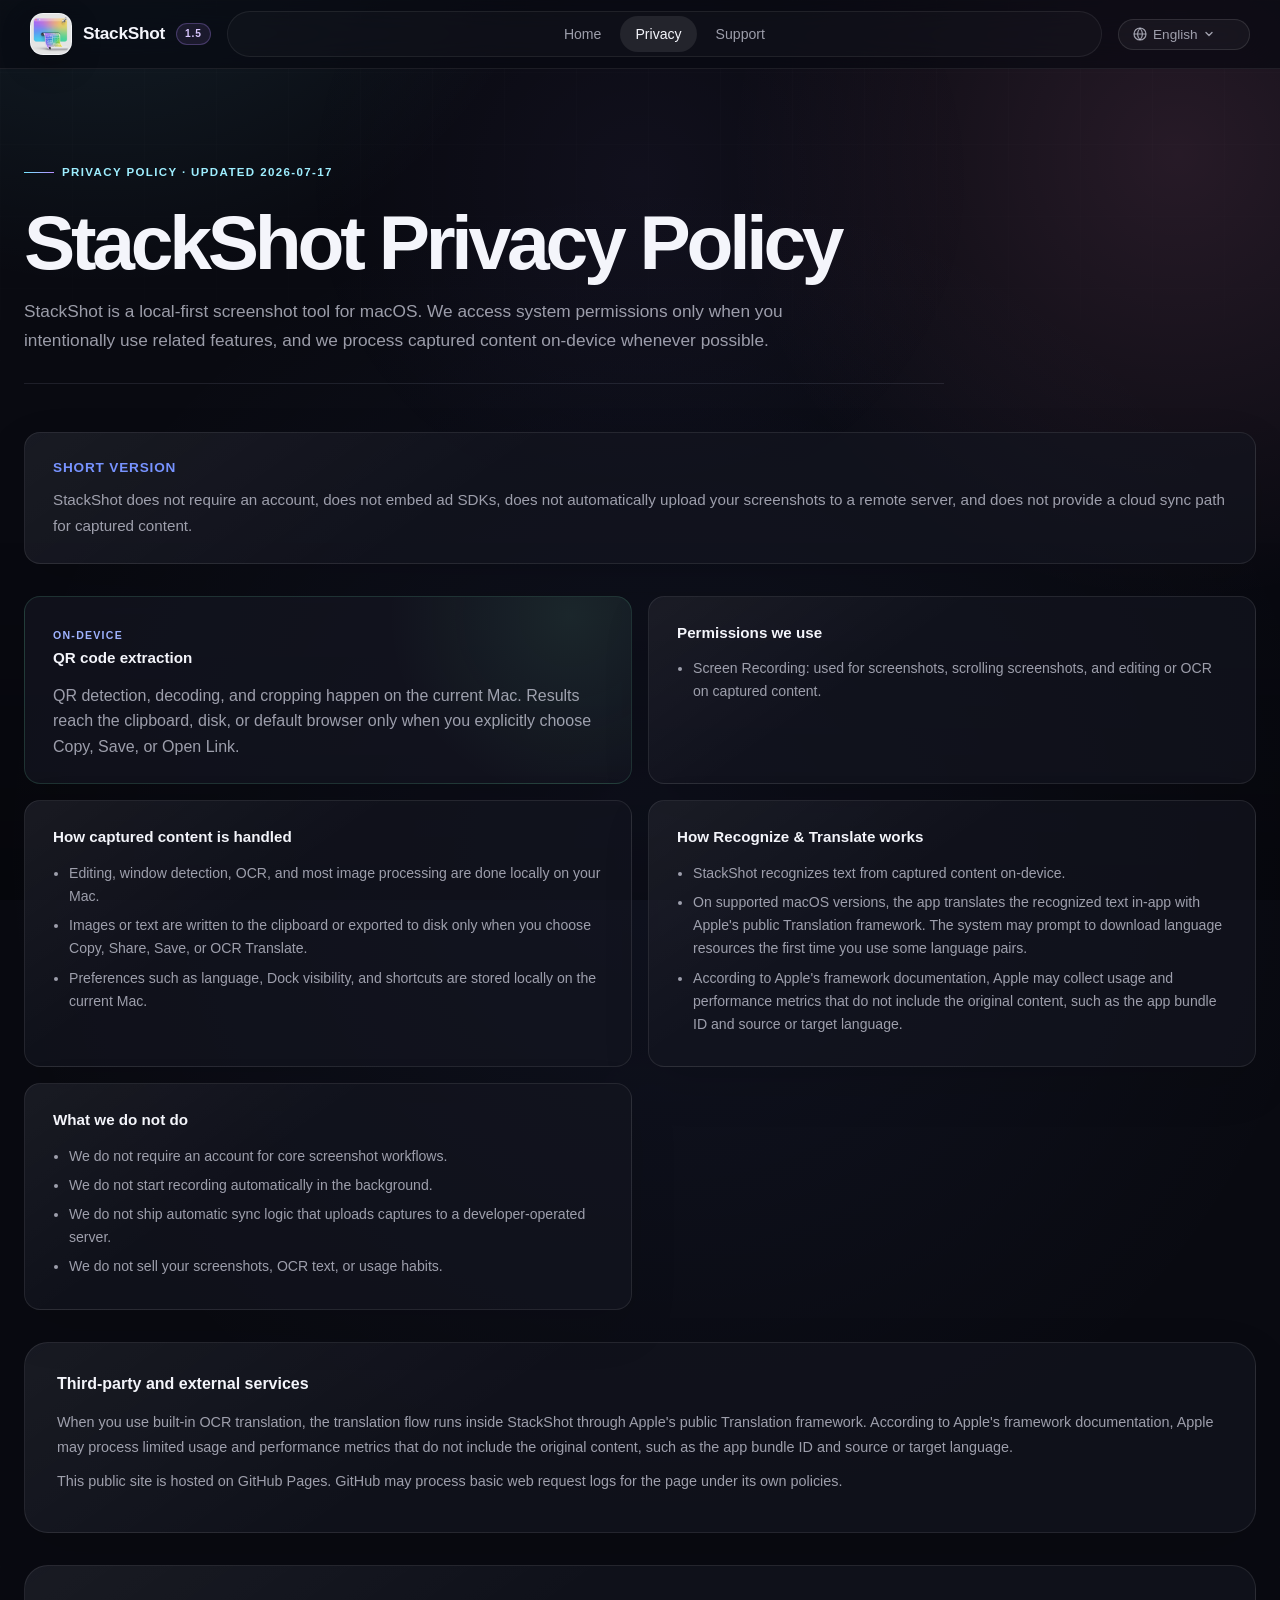
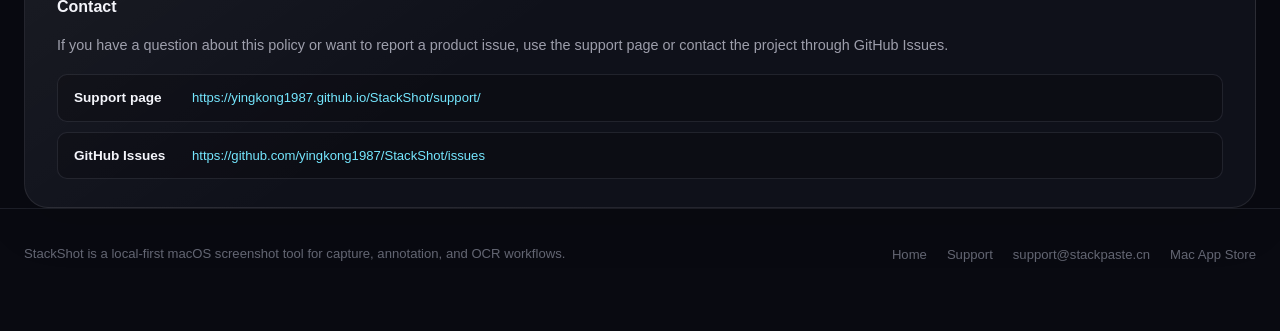
<file: docs/stackshot/privacy/index.html>
<!doctype html>
<html lang="en">
<head>
  <meta charset="utf-8">
  <meta name="viewport" content="width=device-width, initial-scale=1">
  <meta name="description" content="Official StackShot privacy policy covering capture, OCR, on-device QR extraction, translation, clipboard access, and file export.">
  <meta name="theme-color" content="#090a11">
  <title>StackShot | Privacy Policy</title>
  <link rel="icon" href="../../assets/stackshot-logo.png">
  <link rel="stylesheet" href="../../assets/site.css">
  <script>
    (function(){
      var supported=["en","zh-Hans","zh-Hant","es-ES","hi","ar","pt-BR","fr","ru","de","ja","ko","id","it","nl"];
      function norm(s){
        var v=(s||"").toLowerCase();
        if(v.startsWith("zh-hant")||v.startsWith("zh-tw")||v.startsWith("zh-hk")||v.startsWith("zh-mo"))return"zh-Hant";
        if(v.startsWith("zh"))return"zh-Hans";
        if(v.startsWith("es"))return"es-ES";if(v.startsWith("hi"))return"hi";
        if(v.startsWith("ar"))return"ar";if(v.startsWith("pt"))return"pt-BR";
        if(v.startsWith("fr"))return"fr";if(v.startsWith("ru"))return"ru";
        if(v.startsWith("de"))return"de";if(v.startsWith("ja"))return"ja";
        if(v.startsWith("ko"))return"ko";if(v.startsWith("id"))return"id";
        if(v.startsWith("it"))return"it";if(v.startsWith("nl"))return"nl";
        return"en";
      }
      var p=new URLSearchParams(location.search).get("lang");
      var lang=supported.includes(p)?p:null;
      if(!lang){var m=localStorage.getItem("stackshot-site-language");if(supported.includes(m))lang=m;}
      if(!lang){var ls=navigator.languages||[navigator.language||"en"];for(var i=0;i<ls.length;i++){var n=norm(ls[i]);if(supported.includes(n)){lang=n;break;}}}
      if(!lang)lang="en";
      document.documentElement.setAttribute("data-preload-lang",lang);
      document.addEventListener("DOMContentLoaded",function(){
        var panels=document.querySelectorAll("[data-lang-panel]");
        for(var i=0;i<panels.length;i++){
          var isActive=panels[i].getAttribute("data-lang-panel")===lang;
          panels[i].classList.toggle("is-active",isActive);
          panels[i].hidden=!isActive;
        }
      },{once:true});
    })();
  </script>
  <script defer src="../../assets/site.js"></script>
</head>
<body data-page="privacy"
  data-title-zh-Hans="StackShot | 隐私政策"
  data-title-zh-Hant="StackShot | 隱私政策"
  data-title-en="StackShot | Privacy Policy"
  data-title-es-ES="StackShot | Política de privacidad"
  data-title-hi="StackShot | गोपनीयता नीति"
  data-title-ar="StackShot | سياسة الخصوصية"
  data-title-pt-BR="StackShot | Política de privacidade"
  data-title-fr="StackShot | Politique de confidentialité"
  data-title-ru="StackShot | Политика конфиденциальности"
  data-title-de="StackShot | Datenschutzrichtlinie"
  data-title-ja="StackShot | プライバシーポリシー"
  data-title-ko="StackShot | 개인정보 처리방침"
  data-title-id="StackShot | Kebijakan Privasi"
  data-title-it="StackShot | Informativa sulla Privacy"
  data-title-nl="StackShot | Privacybeleid">
  <div class="page-shell">
    <header class="topbar">
      <div class="topbar-inner">
        <a class="brand" href="../../" data-lang-link>
          <span class="brand-logo"><img src="../../assets/stackshot-logo.png" alt="StackShot logo"></span>
          <span class="brand-wordmark">StackShot</span>
        </a>
        <nav class="site-nav" aria-label="Primary">
          <a class="nav-link" href="../../" data-lang-link data-copy-key="home">Home</a>
          <a class="nav-link" href="./" data-lang-link data-copy-key="privacy" aria-current="page">Privacy</a>
          <a class="nav-link" href="../support/" data-lang-link data-copy-key="support">Support</a>
        </nav>
        <div data-language-switcher></div>
      </div>
    </header>

    <main class="page-inner">
      <section class="lang-panel" data-lang-panel="zh-Hans" hidden>
        <div class="page-heading">
          <div class="eyebrow">隐私政策 · 更新于 2026-07-17</div>
          <h1>StackShot 隐私政策</h1>
          <p>StackShot 是一款面向 macOS 的本地优先截图工具。我们尽量只在你主动触发相关功能时访问系统权限，并优先在设备本机处理截图内容。</p>
        </div>
        <section class="page-layout">
          <article class="callout">
            <strong>简要结论</strong>
            <p>StackShot 不要求创建账户，不内置广告 SDK，不自动把你的截图上传到远程服务器，也不提供网络同步截图内容的机制。</p>
          </article>
          <div class="policy-grid">
            <article class="policy-block">
              <h2>我们访问哪些权限</h2>
              <ul class="policy-list">
                <li>屏幕录制：用于截图、滚动截图，以及对已捕获内容进行后续编辑和 OCR。</li>
              </ul>
            </article>
            <article class="policy-block">
              <h2>我们如何处理截图内容</h2>
              <ul class="policy-list">
                <li>截图编辑、窗口识别、OCR 和大部分图像处理默认都在本机完成。</li>
                <li>只有在你点击复制、分享、保存或 OCR 翻译时，应用才会把图像或文字写入剪贴板或导出到你选择的位置。</li>
                <li>偏好设置例如语言、Dock 显示和快捷键只保存在当前 Mac 的本地偏好中。</li>
              </ul>
            </article>
            <article class="policy-block">
              <h2>“识别并翻译”如何工作</h2>
              <ul class="policy-list">
                <li>StackShot 会先在设备上识别截图中的文字。</li>
                <li>在支持的 macOS 版本中，应用会通过 Apple 官方 Translation 框架在应用内完成翻译；首次使用某些语言对时，系统可能提示下载语言资源。</li>
                <li>根据 Apple 的框架说明，Apple 可能会收集不包含原文内容的使用与性能指标，例如 App Bundle ID 与源/目标语言。</li>
              </ul>
            </article>
            <article class="policy-block">
              <h2>我们不会做的事</h2>
              <ul class="policy-list">
                <li>不会要求你注册账户来使用基本截图功能。</li>
                <li>不会在后台自动开始录屏。</li>
                <li>不会内置把截图上传到开发者服务器的自动同步逻辑。</li>
                <li>不会出售你的截图、OCR 文本或使用习惯数据。</li>
              </ul>
            </article>
          </div>
          <article class="page-panel">
            <h2>第三方与外部服务</h2>
            <p>当你使用内置 OCR 翻译时，翻译流程由 Apple 官方 Translation 框架在应用内执行。根据 Apple 的框架说明，Apple 可能处理不包含原文内容的使用与性能指标，例如 App Bundle ID 与源/目标语言。</p>
            <p>本公开页面托管在 GitHub Pages 上。访问本页面时，GitHub 可能会依据其自身政策处理基础的网页请求日志。</p>
          </article>
          <article class="page-panel">
            <h2>联系我们</h2>
            <p>如果你对本隐私政策有疑问，或需要提交与使用体验相关的问题，请访问支持页或通过 GitHub Issues 联系。</p>
            <div class="quick-links">
              <div class="link-card"><strong>支持页</strong><a href="https://yingkong1987.github.io/StackShot/support/">https://yingkong1987.github.io/StackShot/support/</a></div>
              <div class="link-card"><strong>GitHub Issues</strong><a href="https://github.com/yingkong1987/StackShot/issues">https://github.com/yingkong1987/StackShot/issues</a></div>
            </div>
          </article>
        </section>
      </section>

      <section class="lang-panel" data-lang-panel="zh-Hant" hidden>
        <div class="page-heading">
          <div class="eyebrow">隱私政策 · 更新於 2026-07-17</div>
          <h1>StackShot 隱私政策</h1>
          <p>StackShot 是一款面向 macOS 的本機優先截圖工具。我們只在你主動使用相關功能時存取系統權限，並優先在裝置本機處理截圖內容。</p>
        </div>
        <section class="page-layout">
          <article class="callout">
            <strong>簡要結論</strong>
            <p>StackShot 不要求建立帳號，不內建廣告 SDK，不會自動把你的截圖上傳到遠端伺服器，也不提供網路同步截圖內容的機制。</p>
          </article>
          <div class="policy-grid">
            <article class="policy-block">
              <h2>我們會使用哪些權限</h2>
              <ul class="policy-list">
                <li>螢幕錄製：用於截圖、捲動截圖，以及對已擷取內容進行後續編輯與 OCR。</li>
              </ul>
            </article>
            <article class="policy-block">
              <h2>我們如何處理截圖內容</h2>
              <ul class="policy-list">
                <li>截圖編輯、視窗辨識、OCR 與大部分影像處理預設都在本機完成。</li>
                <li>只有當你點擊複製、分享、儲存或 OCR 翻譯時，App 才會把影像或文字寫入剪貼簿，或匯出到你選擇的位置。</li>
                <li>偏好設定例如語言、Dock 顯示與快捷鍵只保存在目前這台 Mac 的本地偏好中。</li>
              </ul>
            </article>
            <article class="policy-block">
              <h2>「辨識並翻譯」如何運作</h2>
              <ul class="policy-list">
                <li>StackShot 會先在裝置上辨識截圖中的文字。</li>
                <li>在支援的 macOS 版本中，App 會透過 Apple 官方 Translation 框架在 App 內完成翻譯；首次使用某些語言配對時，系統可能提示下載語言資源。</li>
                <li>依 Apple 的框架說明，Apple 可能收集不包含原文內容的使用與效能指標，例如 App Bundle ID 與來源／目標語言。</li>
              </ul>
            </article>
            <article class="policy-block">
              <h2>我們不會做的事</h2>
              <ul class="policy-list">
                <li>不會要求你建立帳號才能使用基本截圖功能。</li>
                <li>不會在背景自動開始錄屏。</li>
                <li>不會內建把截圖上傳到開發者伺服器的自動同步邏輯。</li>
                <li>不會出售你的截圖、OCR 文字或使用習慣資料。</li>
              </ul>
            </article>
          </div>
          <article class="page-panel">
            <h2>第三方與外部服務</h2>
            <p>當你使用內建 OCR 翻譯時，翻譯流程會由 Apple 官方 Translation 框架在 App 內執行。依 Apple 的框架說明，Apple 可能處理不包含原文內容的使用與效能指標，例如 App Bundle ID 與來源／目標語言。</p>
            <p>本公開頁面託管於 GitHub Pages。造訪本頁面時，GitHub 可能會依其政策處理基礎的網頁請求日誌。</p>
          </article>
          <article class="page-panel">
            <h2>聯絡我們</h2>
            <p>如果你對這份隱私政策有疑問，或需要提交與使用體驗相關的問題，請造訪支援頁，或透過 GitHub Issues 聯絡。</p>
            <div class="quick-links">
              <div class="link-card"><strong>支援頁</strong><a href="https://yingkong1987.github.io/StackShot/support/">https://yingkong1987.github.io/StackShot/support/</a></div>
              <div class="link-card"><strong>GitHub Issues</strong><a href="https://github.com/yingkong1987/StackShot/issues">https://github.com/yingkong1987/StackShot/issues</a></div>
            </div>
          </article>
        </section>
      </section>

      <section class="lang-panel" data-lang-panel="en" hidden>
        <div class="page-heading">
          <div class="eyebrow">Privacy policy · Updated 2026-07-17</div>
          <h1>StackShot Privacy Policy</h1>
          <p>StackShot is a local-first screenshot tool for macOS. We access system permissions only when you intentionally use related features, and we process captured content on-device whenever possible.</p>
        </div>
        <section class="page-layout">
          <article class="callout">
            <strong>Short version</strong>
            <p>StackShot does not require an account, does not embed ad SDKs, does not automatically upload your screenshots to a remote server, and does not provide a cloud sync path for captured content.</p>
          </article>
          <div class="policy-grid">
            <article class="policy-block">
              <h2>Permissions we use</h2>
              <ul class="policy-list">
                <li>Screen Recording: used for screenshots, scrolling screenshots, and editing or OCR on captured content.</li>
              </ul>
            </article>
            <article class="policy-block">
              <h2>How captured content is handled</h2>
              <ul class="policy-list">
                <li>Editing, window detection, OCR, and most image processing are done locally on your Mac.</li>
                <li>Images or text are written to the clipboard or exported to disk only when you choose Copy, Share, Save, or OCR Translate.</li>
                <li>Preferences such as language, Dock visibility, and shortcuts are stored locally on the current Mac.</li>
              </ul>
            </article>
            <article class="policy-block">
              <h2>How Recognize &amp; Translate works</h2>
              <ul class="policy-list">
                <li>StackShot recognizes text from captured content on-device.</li>
                <li>On supported macOS versions, the app translates the recognized text in-app with Apple's public Translation framework. The system may prompt to download language resources the first time you use some language pairs.</li>
                <li>According to Apple's framework documentation, Apple may collect usage and performance metrics that do not include the original content, such as the app bundle ID and source or target language.</li>
              </ul>
            </article>
            <article class="policy-block">
              <h2>What we do not do</h2>
              <ul class="policy-list">
                <li>We do not require an account for core screenshot workflows.</li>
                <li>We do not start recording automatically in the background.</li>
                <li>We do not ship automatic sync logic that uploads captures to a developer-operated server.</li>
                <li>We do not sell your screenshots, OCR text, or usage habits.</li>
              </ul>
            </article>
          </div>
          <article class="page-panel">
            <h2>Third-party and external services</h2>
            <p>When you use built-in OCR translation, the translation flow runs inside StackShot through Apple's public Translation framework. According to Apple's framework documentation, Apple may process limited usage and performance metrics that do not include the original content, such as the app bundle ID and source or target language.</p>
            <p>This public site is hosted on GitHub Pages. GitHub may process basic web request logs for the page under its own policies.</p>
          </article>
          <article class="page-panel">
            <h2>Contact</h2>
            <p>If you have a question about this policy or want to report a product issue, use the support page or contact the project through GitHub Issues.</p>
            <div class="quick-links">
              <div class="link-card"><strong>Support page</strong><a href="https://yingkong1987.github.io/StackShot/support/">https://yingkong1987.github.io/StackShot/support/</a></div>
              <div class="link-card"><strong>GitHub Issues</strong><a href="https://github.com/yingkong1987/StackShot/issues">https://github.com/yingkong1987/StackShot/issues</a></div>
            </div>
          </article>
        </section>
      </section>

      <section class="lang-panel" data-lang-panel="ja" hidden>
        <div class="page-heading">
          <div class="eyebrow">プライバシーポリシー · 更新日 2026-07-17</div>
          <h1>StackShot プライバシーポリシー</h1>
          <p>StackShot は macOS 向けのローカル優先スクリーンショットツールです。関連機能をあなたが使うときだけシステム権限にアクセスし、可能な限り取得した内容をデバイス上で処理します。</p>
        </div>
        <section class="page-layout">
          <article class="callout">
            <strong>要点</strong>
            <p>StackShot はアカウント登録を要求せず、広告 SDK を組み込まず、取得したスクリーンショットを自動的に遠隔サーバーへ送信せず、クラウド同期機能も提供しません。</p>
          </article>
          <div class="policy-grid">
            <article class="policy-block">
              <h2>使用する権限</h2>
              <ul class="policy-list">
                <li>画面収録: スクリーンショット、スクロールキャプチャ、取得済み画像の編集や OCR に使用します。</li>
              </ul>
            </article>
            <article class="policy-block">
              <h2>取得した内容の扱い</h2>
              <ul class="policy-list">
                <li>編集、ウインドウ判定、OCR、ほとんどの画像処理はこの Mac 上で完結します。</li>
                <li>画像や文字をクリップボードへ書き込んだり、保存先へ書き出したりするのは、コピー、共有、保存、OCR 翻訳をあなたが選んだときだけです。</li>
                <li>言語設定、Dock 表示、ショートカットなどの設定は現在の Mac のローカル設定として保存されます。</li>
              </ul>
            </article>
            <article class="policy-block">
              <h2>「認識して翻訳」の動作</h2>
              <ul class="policy-list">
                <li>StackShot は取得した内容の文字をデバイス上で認識します。</li>
                <li>対応する macOS バージョンでは、Apple の公開 Translation フレームワークを使ってアプリ内で翻訳します。言語の組み合わせによっては、初回に言語リソースのダウンロードを求められる場合があります。</li>
                <li>Apple の説明によると、Apple は元の内容を含まない利用状況や性能指標（アプリの Bundle ID、元言語／対象言語など）を収集する場合があります。</li>
              </ul>
            </article>
            <article class="policy-block">
              <h2>行わないこと</h2>
              <ul class="policy-list">
                <li>基本的なスクリーンショット機能のためにアカウント作成を求めません。</li>
                <li>バックグラウンドで自動的に録画を始めません。</li>
                <li>取得内容を開発者運営サーバーへ自動アップロードする同期ロジックを組み込みません。</li>
                <li>スクリーンショット、OCR テキスト、利用傾向を販売しません。</li>
              </ul>
            </article>
          </div>
          <article class="page-panel">
            <h2>外部サービスについて</h2>
            <p>内蔵 OCR 翻訳を使う場合、翻訳処理は Apple の公開 Translation フレームワークを通じてアプリ内で行われます。Apple の説明によると、Apple は元の内容を含まない利用状況や性能指標（アプリの Bundle ID、元言語／対象言語など）を処理する場合があります。</p>
            <p>この公開サイトは GitHub Pages でホストされています。ページ閲覧時には、GitHub が自社ポリシーに従って基本的な Web リクエストログを処理する場合があります。</p>
          </article>
          <article class="page-panel">
            <h2>お問い合わせ</h2>
            <p>このポリシーについて質問がある場合や、製品上の問題を報告したい場合は、サポートページまたは GitHub Issues を利用してください。</p>
            <div class="quick-links">
              <div class="link-card"><strong>サポートページ</strong><a href="https://yingkong1987.github.io/StackShot/support/">https://yingkong1987.github.io/StackShot/support/</a></div>
              <div class="link-card"><strong>GitHub Issues</strong><a href="https://github.com/yingkong1987/StackShot/issues">https://github.com/yingkong1987/StackShot/issues</a></div>
            </div>
          </article>
        </section>
      </section>

      <section class="lang-panel" data-lang-panel="es-ES" hidden>
        <div class="page-heading">
          <div class="eyebrow">Política de privacidad · Actualizada 2026-07-17</div>
          <h1>Política de privacidad de StackShot</h1>
          <p>StackShot es una herramienta de capturas local-first para macOS. Accedemos a permisos del sistema solo cuando usas funciones relacionadas de forma intencionada y procesamos el contenido capturado en el dispositivo siempre que es posible.</p>
        </div>
        <section class="page-layout">
          <article class="callout">
            <strong>Resumen</strong>
            <p>StackShot no requiere una cuenta, no integra SDK publicitarios, no sube automáticamente tus capturas a un servidor remoto y no ofrece sincronización en la nube para el contenido capturado.</p>
          </article>
          <div class="policy-grid">
            <article class="policy-block">
              <h2>Permisos que usamos</h2>
              <ul class="policy-list">
                <li>Grabación de pantalla: se usa para capturas, capturas con desplazamiento y edición u OCR sobre el contenido capturado.</li>
              </ul>
            </article>
            <article class="policy-block">
              <h2>Cómo se maneja el contenido capturado</h2>
              <ul class="policy-list">
                <li>La edición, la detección de ventanas, el OCR y la mayor parte del procesamiento de imagen se realizan localmente en tu Mac.</li>
                <li>Las imágenes o el texto solo se escriben en el portapapeles o se exportan al disco cuando eliges Copiar, Compartir, Guardar o Traducir con OCR.</li>
                <li>Preferencias como idioma, visibilidad del Dock y atajos se guardan localmente en el Mac actual.</li>
              </ul>
            </article>
            <article class="policy-block">
              <h2>Cómo funciona Reconocer y traducir</h2>
              <ul class="policy-list">
                <li>StackShot reconoce en el dispositivo el texto del contenido capturado.</li>
                <li>En las versiones compatibles de macOS, la app traduce el texto reconocido dentro de la aplicación con el framework público Translation de Apple. El sistema puede pedir descargar recursos de idioma la primera vez que uses algunos pares.</li>
                <li>Según la documentación del framework de Apple, Apple puede recopilar métricas de uso y rendimiento que no incluyen el contenido original, como el identificador del bundle y el idioma de origen o destino.</li>
              </ul>
            </article>
            <article class="policy-block">
              <h2>Lo que no hacemos</h2>
              <ul class="policy-list">
                <li>No exigimos una cuenta para los flujos básicos de capturas.</li>
                <li>No empezamos a grabar automáticamente en segundo plano.</li>
                <li>No incorporamos lógica de sincronización automática que suba las capturas a un servidor operado por el desarrollador.</li>
                <li>No vendemos tus capturas, el texto OCR ni tus hábitos de uso.</li>
              </ul>
            </article>
          </div>
          <article class="page-panel">
            <h2>Servicios externos y de terceros</h2>
            <p>Cuando usas la traducción OCR integrada, el flujo se ejecuta dentro de StackShot mediante el framework público Translation de Apple. Según la documentación de Apple, Apple puede procesar métricas limitadas de uso y rendimiento que no incluyen el contenido original, como el identificador del bundle y el idioma de origen o destino.</p>
            <p>Este sitio público está alojado en GitHub Pages. GitHub puede procesar registros básicos de solicitudes web bajo sus propias políticas.</p>
          </article>
          <article class="page-panel">
            <h2>Contacto</h2>
            <p>Si tienes una pregunta sobre esta política o quieres informar de un problema del producto, usa la página de soporte o contacta con el proyecto a través de GitHub Issues.</p>
            <div class="quick-links">
              <div class="link-card"><strong>Página de soporte</strong><a href="https://yingkong1987.github.io/StackShot/support/">https://yingkong1987.github.io/StackShot/support/</a></div>
              <div class="link-card"><strong>GitHub Issues</strong><a href="https://github.com/yingkong1987/StackShot/issues">https://github.com/yingkong1987/StackShot/issues</a></div>
            </div>
          </article>
        </section>
      </section>


      <section class="lang-panel" data-lang-panel="de" hidden>
        <div class="page-heading">
          <div class="eyebrow">Datenschutzrichtlinie · Aktualisiert am 2026-07-17</div>
          <h1>StackShot Datenschutzrichtlinie</h1>
          <p>StackShot ist ein lokal orientiertes Screenshot-Tool für macOS. Wir greifen nur dann auf Systemberechtigungen zu, wenn du die entsprechenden Funktionen bewusst nutzt, und verarbeiten erfasste Inhalte nach Möglichkeit auf dem Gerät.</p>
        </div>
        <section class="page-layout">
          <article class="callout">
            <strong>Kurzfassung</strong>
            <p>StackShot verlangt kein Konto, bindet keine Werbe-SDKs ein, lädt deine Screenshots nicht automatisch auf einen entfernten Server hoch und bietet keinen Cloud-Sync-Pfad für erfasste Inhalte.</p>
          </article>
          <div class="policy-grid">
            <article class="policy-block">
              <h2>Welche Berechtigungen wir verwenden</h2>
              <ul class="policy-list">
                <li>Bildschirmaufnahme: für Screenshots, Scroll-Screenshots sowie Bearbeitung oder OCR auf erfassten Inhalten.</li>
              </ul>
            </article>
            <article class="policy-block">
              <h2>Wie erfasste Inhalte behandelt werden</h2>
              <ul class="policy-list">
                <li>Bearbeitung, Fenstererkennung, OCR und der Großteil der Bildverarbeitung erfolgen lokal auf deinem Mac.</li>
                <li>Bilder oder Text werden nur dann in die Zwischenablage geschrieben oder auf den Datenträger exportiert, wenn du Kopieren, Teilen, Sichern oder OCR-Übersetzen auswählst.</li>
                <li>Einstellungen wie Sprache, Dock-Sichtbarkeit und Kurzbefehle werden lokal auf dem aktuellen Mac gespeichert.</li>
              </ul>
            </article>
            <article class="policy-block">
              <h2>Wie Erkennen und Übersetzen funktioniert</h2>
              <ul class="policy-list">
                <li>StackShot erkennt Text aus erfassten Inhalten direkt auf dem Gerät.</li>
                <li>Auf unterstützten macOS-Versionen übersetzt die App den erkannten Text in der App mit Apples öffentlichem Translation-Framework. Beim ersten Verwenden mancher Sprachpaare kann das System Sprachressourcen herunterladen wollen.</li>
                <li>Laut Apples Dokumentation kann Apple Nutzungs- und Leistungsmetriken erfassen, die den ursprünglichen Inhalt nicht enthalten, etwa die Bundle-ID der App sowie Quell- oder Zielsprache.</li>
              </ul>
            </article>
            <article class="policy-block">
              <h2>Was wir nicht tun</h2>
              <ul class="policy-list">
                <li>Wir verlangen kein Konto für zentrale Screenshot-Abläufe.</li>
                <li>Wir starten keine Aufzeichnung automatisch im Hintergrund.</li>
                <li>Wir liefern keine automatische Synchronisationslogik aus, die Aufnahmen auf einen von Entwicklern betriebenen Server hochlädt.</li>
                <li>Wir verkaufen weder deine Screenshots noch OCR-Text oder Nutzungsgewohnheiten.</li>
              </ul>
            </article>
          </div>
          <article class="page-panel">
            <h2>Drittanbieter und externe Dienste</h2>
            <p>Wenn du die integrierte OCR-Übersetzung nutzt, läuft der Übersetzungsvorgang innerhalb von StackShot über Apples öffentliches Translation-Framework. Laut Apples Dokumentation kann Apple begrenzte Nutzungs- und Leistungsmetriken verarbeiten, die den ursprünglichen Inhalt nicht enthalten, etwa die Bundle-ID der App sowie Quell- oder Zielsprache.</p>
            <p>Diese öffentliche Website wird auf GitHub Pages gehostet. GitHub kann unter seinen eigenen Richtlinien grundlegende Web-Anfrageprotokolle verarbeiten.</p>
          </article>
          <article class="page-panel">
            <h2>Kontakt</h2>
            <p>Wenn du eine Frage zu dieser Richtlinie hast oder ein Produktproblem melden möchtest, nutze die Support-Seite oder kontaktiere das Projekt über GitHub Issues.</p>
            <div class="quick-links">
              <div class="link-card"><strong>Support-Seite</strong><a href="https://yingkong1987.github.io/StackShot/support/">https://yingkong1987.github.io/StackShot/support/</a></div>
              <div class="link-card"><strong>GitHub Issues</strong><a href="https://github.com/yingkong1987/StackShot/issues">https://github.com/yingkong1987/StackShot/issues</a></div>
            </div>
          </article>
        </section>
      </section>


      <section class="lang-panel" data-lang-panel="fr" hidden>
        <div class="page-heading">
          <div class="eyebrow">Politique de confidentialité · Mise à jour le 2026-07-17</div>
          <h1>Politique de confidentialité StackShot</h1>
          <p>StackShot est un outil de capture local-first pour macOS. Nous accédons aux autorisations système uniquement lorsque vous utilisez volontairement les fonctions concernées et nous traitons le contenu capturé sur l’appareil dès que possible.</p>
        </div>
        <section class="page-layout">
          <article class="callout">
            <strong>En bref</strong>
            <p>StackShot ne demande pas de compte, n’intègre pas de SDK publicitaires, ne téléverse pas automatiquement vos captures vers un serveur distant et ne propose pas de synchronisation cloud pour le contenu capturé.</p>
          </article>
          <div class="policy-grid">
            <article class="policy-block">
              <h2>Autorisations utilisées</h2>
              <ul class="policy-list">
                <li>Enregistrement de l’écran : utilisé pour les captures, les captures défilantes ainsi que l’édition ou l’OCR sur le contenu capturé.</li>
              </ul>
            </article>
            <article class="policy-block">
              <h2>Traitement du contenu capturé</h2>
              <ul class="policy-list">
                <li>L’édition, la détection de fenêtre, l’OCR et la majeure partie du traitement d’image sont réalisés localement sur votre Mac.</li>
                <li>Les images ou le texte ne sont écrits dans le presse-papiers ou exportés sur disque que lorsque vous choisissez Copier, Partager, Enregistrer ou Traduire par OCR.</li>
                <li>Les préférences comme la langue, la visibilité du Dock et les raccourcis sont stockées localement sur le Mac actuel.</li>
              </ul>
            </article>
            <article class="policy-block">
              <h2>Comment fonctionne Reconnaître et traduire</h2>
              <ul class="policy-list">
                <li>StackShot reconnaît le texte du contenu capturé directement sur l’appareil.</li>
                <li>Sur les versions compatibles de macOS, l’app traduit le texte reconnu dans l’application via le framework public Translation d’Apple. Le système peut demander le téléchargement de ressources linguistiques lors de la première utilisation de certaines paires.</li>
                <li>Selon la documentation du framework d’Apple, Apple peut collecter des métriques d’usage et de performance qui n’incluent pas le contenu d’origine, comme l’identifiant du bundle de l’app et la langue source ou cible.</li>
              </ul>
            </article>
            <article class="policy-block">
              <h2>Ce que nous ne faisons pas</h2>
              <ul class="policy-list">
                <li>Nous n’exigeons pas de compte pour les flux de capture principaux.</li>
                <li>Nous ne démarrons pas l’enregistrement automatiquement en arrière-plan.</li>
                <li>Nous n’intégrons pas de logique de synchronisation automatique qui envoie les captures vers un serveur exploité par le développeur.</li>
                <li>Nous ne vendons ni vos captures, ni le texte OCR, ni vos habitudes d’utilisation.</li>
              </ul>
            </article>
          </div>
          <article class="page-panel">
            <h2>Services tiers et externes</h2>
            <p>Lorsque vous utilisez la traduction OCR intégrée, le flux s’exécute dans StackShot via le framework public Translation d’Apple. Selon la documentation d’Apple, Apple peut traiter des métriques limitées d’usage et de performance qui n’incluent pas le contenu d’origine, comme l’identifiant du bundle de l’app et la langue source ou cible.</p>
            <p>Ce site public est hébergé sur GitHub Pages. GitHub peut traiter des journaux web de base selon ses propres politiques.</p>
          </article>
          <article class="page-panel">
            <h2>Contact</h2>
            <p>Si vous avez une question sur cette politique ou souhaitez signaler un problème produit, utilisez la page d’assistance ou contactez le projet via GitHub Issues.</p>
            <div class="quick-links">
              <div class="link-card"><strong>Page d’assistance</strong><a href="https://yingkong1987.github.io/StackShot/support/">https://yingkong1987.github.io/StackShot/support/</a></div>
              <div class="link-card"><strong>GitHub Issues</strong><a href="https://github.com/yingkong1987/StackShot/issues">https://github.com/yingkong1987/StackShot/issues</a></div>
            </div>
          </article>
        </section>
      </section>


      <section class="lang-panel" data-lang-panel="ko" hidden>
        <div class="page-heading">
          <div class="eyebrow">개인정보 처리방침 · 2026-07-17 업데이트</div>
          <h1>StackShot 개인정보 처리방침</h1>
          <p>StackShot은 macOS용 로컬 우선 스크린샷 도구입니다. 관련 기능을 사용자가 직접 사용할 때만 시스템 권한에 접근하며, 가능하면 캡처한 내용을 기기에서 처리합니다.</p>
        </div>
        <section class="page-layout">
          <article class="callout">
            <strong>요약</strong>
            <p>StackShot은 계정을 요구하지 않고, 광고 SDK를 포함하지 않으며, 스크린샷을 원격 서버에 자동 업로드하지 않고, 캡처 내용을 위한 클라우드 동기화 경로도 제공하지 않습니다.</p>
          </article>
          <div class="policy-grid">
            <article class="policy-block">
              <h2>사용하는 권한</h2>
              <ul class="policy-list">
                <li>화면 기록: 스크린샷, 스크롤 캡처, 캡처한 내용에 대한 편집 및 OCR에 사용됩니다.</li>
              </ul>
            </article>
            <article class="policy-block">
              <h2>캡처한 내용을 처리하는 방식</h2>
              <ul class="policy-list">
                <li>편집, 창 감지, OCR, 대부분의 이미지 처리는 현재 Mac에서 로컬로 수행됩니다.</li>
                <li>이미지나 텍스트는 사용자가 복사, 공유, 저장 또는 OCR 번역을 선택할 때만 클립보드에 쓰이거나 디스크로 내보내집니다.</li>
                <li>언어, Dock 표시, 단축키 같은 설정은 현재 Mac에 로컬로 저장됩니다.</li>
              </ul>
            </article>
            <article class="policy-block">
              <h2>인식 및 번역의 동작 방식</h2>
              <ul class="policy-list">
                <li>StackShot은 캡처한 내용의 텍스트를 기기에서 직접 인식합니다.</li>
                <li>지원되는 macOS 버전에서는 Apple의 공개 Translation 프레임워크를 사용해 앱 안에서 인식한 텍스트를 번역합니다. 일부 언어 쌍은 처음 사용할 때 언어 리소스 다운로드가 필요할 수 있습니다.</li>
                <li>Apple의 문서에 따르면 Apple은 원본 내용을 포함하지 않는 사용 및 성능 지표(앱 번들 ID, 원본/대상 언어 등)를 수집할 수 있습니다.</li>
              </ul>
            </article>
            <article class="policy-block">
              <h2>우리가 하지 않는 것</h2>
              <ul class="policy-list">
                <li>핵심 스크린샷 기능을 위해 계정을 요구하지 않습니다.</li>
                <li>백그라운드에서 자동으로 녹화를 시작하지 않습니다.</li>
                <li>캡처를 개발자 운영 서버로 업로드하는 자동 동기화 로직을 포함하지 않습니다.</li>
                <li>스크린샷, OCR 텍스트, 사용 습관 데이터를 판매하지 않습니다.</li>
              </ul>
            </article>
          </div>
          <article class="page-panel">
            <h2>외부 서비스 및 제3자</h2>
            <p>내장 OCR 번역을 사용할 때 번역 흐름은 Apple의 공개 Translation 프레임워크를 통해 StackShot 내부에서 실행됩니다. Apple 문서에 따르면 Apple은 원본 내용을 포함하지 않는 제한된 사용 및 성능 지표를 처리할 수 있습니다.</p>
            <p>이 공개 사이트는 GitHub Pages에 호스팅됩니다. GitHub는 자체 정책에 따라 기본 웹 요청 로그를 처리할 수 있습니다.</p>
          </article>
          <article class="page-panel">
            <h2>문의</h2>
            <p>이 정책에 관한 질문이 있거나 제품 문제를 제보하려면 지원 페이지를 사용하거나 GitHub Issues를 통해 프로젝트에 연락해 주세요.</p>
            <div class="quick-links">
              <div class="link-card"><strong>지원 페이지</strong><a href="https://yingkong1987.github.io/StackShot/support/">https://yingkong1987.github.io/StackShot/support/</a></div>
              <div class="link-card"><strong>GitHub Issues</strong><a href="https://github.com/yingkong1987/StackShot/issues">https://github.com/yingkong1987/StackShot/issues</a></div>
            </div>
          </article>
        </section>
      </section>


      <section class="lang-panel" data-lang-panel="pt-BR" hidden>
        <div class="page-heading">
          <div class="eyebrow">Política de privacidade · Atualizada em 2026-07-17</div>
          <h1>Política de privacidade do StackShot</h1>
          <p>O StackShot é uma ferramenta de captura local-first para macOS. Acessamos permissões do sistema apenas quando você usa intencionalmente os recursos relacionados e processamos o conteúdo capturado no dispositivo sempre que possível.</p>
        </div>
        <section class="page-layout">
          <article class="callout">
            <strong>Resumo</strong>
            <p>O StackShot não exige conta, não incorpora SDKs de anúncios, não envia automaticamente suas capturas para um servidor remoto e não oferece sincronização em nuvem para o conteúdo capturado.</p>
          </article>
          <div class="policy-grid">
            <article class="policy-block">
              <h2>Permissões que usamos</h2>
              <ul class="policy-list">
                <li>Gravação de Tela: usada para capturas, capturas com rolagem e edição ou OCR sobre o conteúdo capturado.</li>
              </ul>
            </article>
            <article class="policy-block">
              <h2>Como o conteúdo capturado é tratado</h2>
              <ul class="policy-list">
                <li>Edição, detecção de janelas, OCR e a maior parte do processamento de imagem acontecem localmente no seu Mac.</li>
                <li>Imagens ou texto só são gravados na área de transferência ou exportados para disco quando você escolhe Copiar, Compartilhar, Salvar ou Traduzir com OCR.</li>
                <li>Preferências como idioma, visibilidade do Dock e atalhos são armazenadas localmente no Mac atual.</li>
              </ul>
            </article>
            <article class="policy-block">
              <h2>Como funciona Reconhecer e traduzir</h2>
              <ul class="policy-list">
                <li>O StackShot reconhece o texto do conteúdo capturado no próprio dispositivo.</li>
                <li>Nas versões compatíveis do macOS, o app traduz o texto reconhecido dentro do aplicativo usando o framework público Translation da Apple. O sistema pode solicitar o download de recursos de idioma na primeira vez que você usar alguns pares.</li>
                <li>Segundo a documentação do framework da Apple, a Apple pode coletar métricas de uso e desempenho que não incluem o conteúdo original, como o identificador do app e o idioma de origem ou destino.</li>
              </ul>
            </article>
            <article class="policy-block">
              <h2>O que não fazemos</h2>
              <ul class="policy-list">
                <li>Não exigimos conta para os fluxos principais de captura.</li>
                <li>Não iniciamos gravações automaticamente em segundo plano.</li>
                <li>Não enviamos lógica de sincronização automática que faça upload das capturas para um servidor operado pelo desenvolvedor.</li>
                <li>Não vendemos suas capturas, texto OCR nem hábitos de uso.</li>
              </ul>
            </article>
          </div>
          <article class="page-panel">
            <h2>Serviços externos e de terceiros</h2>
            <p>Quando você usa a tradução OCR integrada, o fluxo roda dentro do StackShot por meio do framework público Translation da Apple. Segundo a documentação da Apple, a Apple pode processar métricas limitadas de uso e desempenho que não incluem o conteúdo original, como o identificador do app e o idioma de origem ou destino.</p>
            <p>Este site público é hospedado no GitHub Pages. O GitHub pode processar registros básicos de solicitações web sob suas próprias políticas.</p>
          </article>
          <article class="page-panel">
            <h2>Contato</h2>
            <p>Se você tiver dúvidas sobre esta política ou quiser relatar um problema do produto, use a página de suporte ou entre em contato com o projeto pelo GitHub Issues.</p>
            <div class="quick-links">
              <div class="link-card"><strong>Página de suporte</strong><a href="https://yingkong1987.github.io/StackShot/support/">https://yingkong1987.github.io/StackShot/support/</a></div>
              <div class="link-card"><strong>GitHub Issues</strong><a href="https://github.com/yingkong1987/StackShot/issues">https://github.com/yingkong1987/StackShot/issues</a></div>
            </div>
          </article>
        </section>
      </section>


      <section class="lang-panel" data-lang-panel="ru" hidden>
        <div class="page-heading">
          <div class="eyebrow">Политика конфиденциальности · Обновлено 2026-07-17</div>
          <h1>Политика конфиденциальности StackShot</h1>
          <p>StackShot — это локальный инструмент для скриншотов на macOS. Мы обращаемся к системным разрешениям только тогда, когда вы сами используете соответствующие функции, и по возможности обрабатываем захваченный контент прямо на устройстве.</p>
        </div>
        <section class="page-layout">
          <article class="callout">
            <strong>Коротко</strong>
            <p>StackShot не требует учётной записи, не содержит рекламных SDK, не загружает ваши снимки автоматически на удалённый сервер и не предлагает облачную синхронизацию для захваченного контента.</p>
          </article>
          <div class="policy-grid">
            <article class="policy-block">
              <h2>Какие разрешения мы используем</h2>
              <ul class="policy-list">
                <li>Запись экрана: используется для снимков, захвата с прокруткой, а также для редактирования и OCR на захваченном содержимом.</li>
              </ul>
            </article>
            <article class="policy-block">
              <h2>Как обрабатывается захваченный контент</h2>
              <ul class="policy-list">
                <li>Редактирование, определение окон, OCR и большая часть обработки изображений выполняются локально на вашем Mac.</li>
                <li>Изображения или текст записываются в буфер обмена или экспортируются на диск только когда вы выбираете Копировать, Поделиться, Сохранить или OCR-перевод.</li>
                <li>Настройки вроде языка, отображения Dock и горячих клавиш хранятся локально на текущем Mac.</li>
              </ul>
            </article>
            <article class="policy-block">
              <h2>Как работает «Распознать и перевести»</h2>
              <ul class="policy-list">
                <li>StackShot распознаёт текст в захваченном содержимом прямо на устройстве.</li>
                <li>На поддерживаемых версиях macOS приложение переводит распознанный текст внутри себя через публичный фреймворк Translation от Apple. При первом использовании некоторых языковых пар система может предложить загрузить языковые ресурсы.</li>
                <li>Согласно документации Apple, компания может собирать метрики использования и производительности, не содержащие исходного контента, например идентификатор пакета приложения и исходный или целевой язык.</li>
              </ul>
            </article>
            <article class="policy-block">
              <h2>Чего мы не делаем</h2>
              <ul class="policy-list">
                <li>Мы не требуем учётную запись для основных сценариев работы со скриншотами.</li>
                <li>Мы не начинаем запись автоматически в фоне.</li>
                <li>Мы не поставляем автоматическую синхронизацию, которая загружает снимки на сервер, управляемый разработчиком.</li>
                <li>Мы не продаём ваши снимки, OCR-текст или данные о привычках использования.</li>
              </ul>
            </article>
          </div>
          <article class="page-panel">
            <h2>Сторонние и внешние сервисы</h2>
            <p>Когда вы используете встроенный OCR-перевод, процесс выполняется внутри StackShot через публичный фреймворк Translation от Apple. Согласно документации Apple, компания может обрабатывать ограниченные метрики использования и производительности, не содержащие исходный контент, например идентификатор пакета приложения и исходный или целевой язык.</p>
            <p>Этот публичный сайт размещён на GitHub Pages. GitHub может обрабатывать базовые журналы веб-запросов в соответствии со своими правилами.</p>
          </article>
          <article class="page-panel">
            <h2>Контакты</h2>
            <p>Если у вас есть вопрос по этой политике или вы хотите сообщить о проблеме продукта, воспользуйтесь страницей поддержки или обратитесь к проекту через GitHub Issues.</p>
            <div class="quick-links">
              <div class="link-card"><strong>Страница поддержки</strong><a href="https://yingkong1987.github.io/StackShot/support/">https://yingkong1987.github.io/StackShot/support/</a></div>
              <div class="link-card"><strong>GitHub Issues</strong><a href="https://github.com/yingkong1987/StackShot/issues">https://github.com/yingkong1987/StackShot/issues</a></div>
            </div>
          </article>
        </section>
      </section>
      <section class="lang-panel" data-lang-panel="ar" hidden>
        <div class="page-heading">
          <div class="eyebrow">سياسة الخصوصية · آخر تحديث 2026-07-17</div>
          <h1>سياسة خصوصية StackShot</h1>
          <p>StackShot أداة لالتقاط الشاشة على macOS تضع المعالجة المحلية أولًا. لا نطلب أذونات النظام إلا عند استخدامك للميزات ذات الصلة، ونفضّل معالجة المحتوى الملتقط على جهازك قدر الإمكان.</p>
        </div>
        <section class="page-layout">
          <article class="callout">
            <strong>الخلاصة السريعة</strong>
            <p>لا يتطلب StackShot إنشاء حساب، ولا يتضمن حزم إعلانات، ولا يرفع لقطاتك تلقائيًا إلى خادم بعيد، ولا يوفر مزامنة سحابية لمحتوى اللقطات.</p>
          </article>
          <div class="policy-grid">
            <article class="policy-block">
              <h2>ما الأذونات التي نستخدمها</h2>
              <ul class="policy-list">
                <li>تسجيل الشاشة: يُستخدم لالتقاط الصور، واللقطات الطويلة بالتمرير، وكذلك للتحرير وOCR على المحتوى الملتقط.</li>
              </ul>
            </article>
            <article class="policy-block">
              <h2>كيف نتعامل مع المحتوى الملتقط</h2>
              <ul class="policy-list">
                <li>يتم تنفيذ تحرير اللقطات، والتعرّف على النوافذ، وOCR، ومعظم معالجة الصور محليًا على جهاز Mac الخاص بك.</li>
                <li>لا تُكتب الصور أو النصوص إلى الحافظة أو إلى ملف تصدير إلا عندما تختار النسخ أو المشاركة أو الحفظ أو ترجمة OCR.</li>
                <li>تُحفظ الإعدادات مثل اللغة، وإظهار Dock، واختصارات لوحة المفاتيح محليًا على جهاز Mac الحالي فقط.</li>
              </ul>
            </article>
            <article class="policy-block">
              <h2>كيف تعمل ميزة «التعرّف والترجمة»</h2>
              <ul class="policy-list">
                <li>يتعرّف StackShot أولًا على النص داخل المحتوى الملتقط مباشرة على الجهاز.</li>
                <li>على إصدارات macOS المدعومة، يترجم التطبيق النص المتعرّف عليه داخله عبر إطار Translation الرسمي من Apple. وقد يطلب النظام تنزيل موارد اللغة عند أول استخدام لبعض أزواج اللغات.</li>
                <li>وفقًا لوثائق Apple، قد تجمع الشركة مقاييس استخدام وأداء لا تتضمن المحتوى الأصلي، مثل معرّف حزمة التطبيق ولغة المصدر أو الهدف.</li>
              </ul>
            </article>
            <article class="policy-block">
              <h2>ما الذي لا نقوم به</h2>
              <ul class="policy-list">
                <li>لا نطلب حسابًا لاستخدام سيناريوهات اللقطات الأساسية.</li>
                <li>لا نبدأ تسجيل الشاشة تلقائيًا في الخلفية.</li>
                <li>لا نوفر منطق مزامنة تلقائي يرفع لقطاتك إلى خادم يديره المطور.</li>
                <li>لا نبيع لقطاتك أو نص OCR أو بيانات عادات الاستخدام.</li>
              </ul>
            </article>
          </div>
          <article class="page-panel">
            <h2>الأطراف الثالثة والخدمات الخارجية</h2>
            <p>عند استخدام ترجمة OCR المدمجة، تتم عملية الترجمة داخل StackShot عبر إطار Translation الرسمي من Apple. ووفقًا لوثائق Apple، قد تُعالج بعض مقاييس الاستخدام والأداء المحدودة التي لا تحتوي على النص الأصلي، مثل معرّف حزمة التطبيق ولغة المصدر أو الهدف.</p>
            <p>هذا الموقع العام مستضاف على GitHub Pages. وقد يعالج GitHub سجلات طلبات الويب الأساسية وفقًا لسياساته الخاصة.</p>
          </article>
          <article class="page-panel">
            <h2>التواصل معنا</h2>
            <p>إذا كان لديك سؤال حول هذه السياسة أو كنت تريد الإبلاغ عن مشكلة في المنتج، فانتقل إلى صفحة الدعم أو تواصل مع المشروع عبر GitHub Issues.</p>
            <div class="quick-links">
              <div class="link-card"><strong>صفحة الدعم</strong><a href="https://yingkong1987.github.io/StackShot/support/">https://yingkong1987.github.io/StackShot/support/</a></div>
              <div class="link-card"><strong>GitHub Issues</strong><a href="https://github.com/yingkong1987/StackShot/issues">https://github.com/yingkong1987/StackShot/issues</a></div>
            </div>
          </article>
        </section>
      </section>
      </section>

      <!-- Hindi -->
      <section class="lang-panel" data-lang-panel="hi" hidden>
        <div class="page-heading">
          <div class="eyebrow">गोपनीयता नीति · 2026-07-17 को अपडेट किया गया</div>
          <h1>StackShot गोपनीयता नीति</h1>
          <p>StackShot macOS के लिए एक लोकल-फर्स्ट स्क्रीनशॉट टूल है। हम केवल तब सिस्टम अनुमतियों का उपयोग करते हैं जब आप संबंधित सुविधाओं का उपयोग करते हैं।</p>
        </div>
        <section class="page-layout">
          <article class="callout">
            <strong>संक्षिप्त संस्करण</strong>
            <p>StackShot को किसी खाते की आवश्यकता नहीं है, विज्ञापन SDK शामिल नहीं करता, आपके स्क्रीनशॉट स्वचालित रूप से दूरस्थ सर्वर पर अपलोड नहीं करता।</p>
          </article>
          <div class="policy-grid">
            <article class="policy-block"><h2>हम किन अनुमतियों का उपयोग करते हैं</h2><ul class="policy-list"><li>स्क्रीन रिकॉर्डिंग: स्क्रीनशॉट, स्क्रॉलिंग कैप्चर और OCR के लिए।</li></ul></article>
            <article class="policy-block"><h2>कैप्चर की गई सामग्री कैसे संभाली जाती है</h2><ul class="policy-list"><li>संपादन, विंडो पहचान, OCR और छवि प्रसंस्करण स्थानीय रूप से।</li><li>छवियां या टेक्स्ट केवल तब क्लिपबोर्ड पर लिखे जाते हैं जब आप कॉपी, शेयर या सहेजें चुनते हैं।</li></ul></article>
            <article class="policy-block"><h2>पहचानें और अनुवाद करें कैसे काम करता है</h2><ul class="policy-list"><li>StackShot डिवाइस पर टेक्स्ट पहचानता है।</li><li>समर्थित macOS संस्करणों पर Apple के Translation फ्रेमवर्क के माध्यम से।</li></ul></article>
            <article class="policy-block"><h2>हम क्या नहीं करते</h2><ul class="policy-list"><li>मुख्य सुविधाओं के लिए खाते की आवश्यकता नहीं।</li><li>पृष्ठभूमि में स्वचालित रिकॉर्डिंग नहीं।</li><li>डेवलपर सर्वर पर स्वचालित अपलोड नहीं।</li><li>आपका डेटा नहीं बेचते।</li></ul></article>
          </div>
          <article class="page-panel"><h2>संपर्क</h2><p>यदि इस नीति के बारे में कोई प्रश्न है तो सहायता पृष्ठ या GitHub Issues पर संपर्क करें।</p><div class="quick-links"><div class="link-card"><strong>सहायता</strong><a href="https://yingkong1987.github.io/StackShot/support/">https://yingkong1987.github.io/StackShot/support/</a></div><div class="link-card"><strong>GitHub Issues</strong><a href="https://github.com/yingkong1987/StackShot/issues">https://github.com/yingkong1987/StackShot/issues</a></div></div></article>
        </section>
      </section>

      <!-- Indonesian -->
      <section class="lang-panel" data-lang-panel="id" hidden>
        <div class="page-heading">
          <div class="eyebrow">Kebijakan privasi · Diperbarui 2026-07-17</div>
          <h1>Kebijakan Privasi StackShot</h1>
          <p>StackShot adalah alat tangkapan layar lokal-pertama untuk macOS. Kami mengakses izin sistem hanya ketika Anda menggunakan fitur terkait.</p>
        </div>
        <section class="page-layout">
          <article class="callout">
            <strong>Versi singkat</strong>
            <p>StackShot tidak memerlukan akun, tidak menyematkan SDK iklan, tidak mengupload tangkapan layar ke server jarak jauh secara otomatis.</p>
          </article>
          <div class="policy-grid">
            <article class="policy-block"><h2>Izin yang kami gunakan</h2><ul class="policy-list"><li>Perekaman Layar: untuk tangkapan layar, tangkapan gulir, dan OCR.</li></ul></article>
            <article class="policy-block"><h2>Cara konten yang diambil ditangani</h2><ul class="policy-list"><li>Pengeditan, deteksi jendela, OCR, dan pemrosesan gambar dilakukan secara lokal.</li><li>Gambar atau teks ditulis ke clipboard hanya saat Anda memilih Salin, Bagikan, atau Simpan.</li></ul></article>
            <article class="policy-block"><h2>Cara Kenali &amp; Terjemahkan bekerja</h2><ul class="policy-list"><li>StackShot mengenali teks dari konten yang diambil di perangkat.</li><li>Pada versi macOS yang didukung, menggunakan framework Translation Apple.</li></ul></article>
            <article class="policy-block"><h2>Yang tidak kami lakukan</h2><ul class="policy-list"><li>Tidak memerlukan akun untuk fitur utama.</li><li>Tidak merekam otomatis di latar belakang.</li><li>Tidak menyinkronkan ke server pengembang secara otomatis.</li><li>Tidak menjual data Anda.</li></ul></article>
          </div>
          <article class="page-panel"><h2>Kontak</h2><p>Jika ada pertanyaan tentang kebijakan ini, gunakan halaman dukungan atau GitHub Issues.</p><div class="quick-links"><div class="link-card"><strong>Halaman Dukungan</strong><a href="https://yingkong1987.github.io/StackShot/support/">https://yingkong1987.github.io/StackShot/support/</a></div><div class="link-card"><strong>GitHub Issues</strong><a href="https://github.com/yingkong1987/StackShot/issues">https://github.com/yingkong1987/StackShot/issues</a></div></div></article>
        </section>
      </section>

      <!-- Italian -->
      <section class="lang-panel" data-lang-panel="it" hidden>
        <div class="page-heading">
          <div class="eyebrow">Informativa sulla privacy · Aggiornata il 2026-07-17</div>
          <h1>Informativa sulla Privacy di StackShot</h1>
          <p>StackShot è uno strumento di screenshot locale-first per macOS. Accediamo alle autorizzazioni di sistema solo quando utilizzi le funzionalità correlate.</p>
        </div>
        <section class="page-layout">
          <article class="callout">
            <strong>Versione breve</strong>
            <p>StackShot non richiede un account, non integra SDK pubblicitari, non carica automaticamente i tuoi screenshot su un server remoto.</p>
          </article>
          <div class="policy-grid">
            <article class="policy-block"><h2>Autorizzazioni che utilizziamo</h2><ul class="policy-list"><li>Registrazione schermo: per screenshot, cattura scorrevole ed OCR.</li></ul></article>
            <article class="policy-block"><h2>Come viene gestito il contenuto catturato</h2><ul class="policy-list"><li>Modifica, rilevamento finestre, OCR ed elaborazione immagini avvengono localmente.</li><li>Immagini o testo vengono scritti negli appunti solo quando scegli Copia, Condividi o Salva.</li></ul></article>
            <article class="policy-block"><h2>Come funziona Riconosci e Traduci</h2><ul class="policy-list"><li>StackShot riconosce il testo sul dispositivo.</li><li>Nelle versioni macOS supportate, la traduzione avviene tramite il framework Translation di Apple.</li></ul></article>
            <article class="policy-block"><h2>Cosa non facciamo</h2><ul class="policy-list"><li>Non richiediamo un account per le funzionalità principali.</li><li>Non registriamo automaticamente in background.</li><li>Non sincronizziamo con server del developer.</li><li>Non vendiamo i tuoi dati.</li></ul></article>
          </div>
          <article class="page-panel"><h2>Contatto</h2><p>Se hai domande su questa informativa, usa la pagina di supporto o GitHub Issues.</p><div class="quick-links"><div class="link-card"><strong>Pagina di Supporto</strong><a href="https://yingkong1987.github.io/StackShot/support/">https://yingkong1987.github.io/StackShot/support/</a></div><div class="link-card"><strong>GitHub Issues</strong><a href="https://github.com/yingkong1987/StackShot/issues">https://github.com/yingkong1987/StackShot/issues</a></div></div></article>
        </section>
      </section>

      <!-- Dutch -->
      <section class="lang-panel" data-lang-panel="nl" hidden>
        <div class="page-heading">
          <div class="eyebrow">Privacybeleid · Bijgewerkt op 2026-07-17</div>
          <h1>Privacybeleid van StackShot</h1>
          <p>StackShot is een lokaal-first screenshot-tool voor macOS. We hebben alleen toegang tot systeemmachtigingen wanneer u de betreffende functies gebruikt.</p>
        </div>
        <section class="page-layout">
          <article class="callout">
            <strong>Korte versie</strong>
            <p>StackShot vereist geen account, integreert geen advertentie-SDK's, uploadt uw screenshots niet automatisch naar een externe server.</p>
          </article>
          <div class="policy-grid">
            <article class="policy-block"><h2>Machtigingen die we gebruiken</h2><ul class="policy-list"><li>Schermopname: voor screenshots, schuivende opname en OCR.</li></ul></article>
            <article class="policy-block"><h2>Hoe vastgelegde inhoud wordt verwerkt</h2><ul class="policy-list"><li>Bewerking, vensterdetectie, OCR en beeldverwerking lokaal op uw Mac.</li><li>Afbeeldingen of tekst worden naar het klembord geschreven alleen wanneer u Kopiëren, Delen of Opslaan kiest.</li></ul></article>
            <article class="policy-block"><h2>Hoe Herkennen en Vertalen werkt</h2><ul class="policy-list"><li>StackShot herkent tekst op het apparaat.</li><li>Op ondersteunde macOS-versies via Apple's Translation-framework.</li></ul></article>
            <article class="policy-block"><h2>Wat we niet doen</h2><ul class="policy-list"><li>We vereisen geen account voor kernfuncties.</li><li>We starten niet automatisch op de achtergrond op.</li><li>We synchroniseren niet met servers van de ontwikkelaar.</li><li>We verkopen uw gegevens niet.</li></ul></article>
          </div>
          <article class="page-panel"><h2>Contact</h2><p>Als u vragen heeft over dit beleid, gebruik dan de ondersteuningspagina of GitHub Issues.</p><div class="quick-links"><div class="link-card"><strong>Ondersteuningspagina</strong><a href="https://yingkong1987.github.io/StackShot/support/">https://yingkong1987.github.io/StackShot/support/</a></div><div class="link-card"><strong>GitHub Issues</strong><a href="https://github.com/yingkong1987/StackShot/issues">https://github.com/yingkong1987/StackShot/issues</a></div></div></article>
        </section>
      </section>

    </main>

    <footer class="footer">
      <div class="footer-inner">
        <p class="footer-note" data-copy-key="footer">StackShot is a local-first macOS screenshot tool. This site is hosted on GitHub Pages.</p>
        <nav class="footer-links" aria-label="Footer">
          <a href="../../" data-lang-link data-copy-key="home">Home</a>
          <a href="../support/" data-lang-link data-copy-key="support">Support</a>
          <a href="mailto:support@stackpaste.cn?subject=StackShot%20Privacy">support@stackpaste.cn</a>
          <a href="https://apps.apple.com/cn/app/id6762500028?mt=12" rel="noopener">Mac App Store</a>
        </nav>
      </div>
    </footer>
  </div>
</body>
</html>
</file>
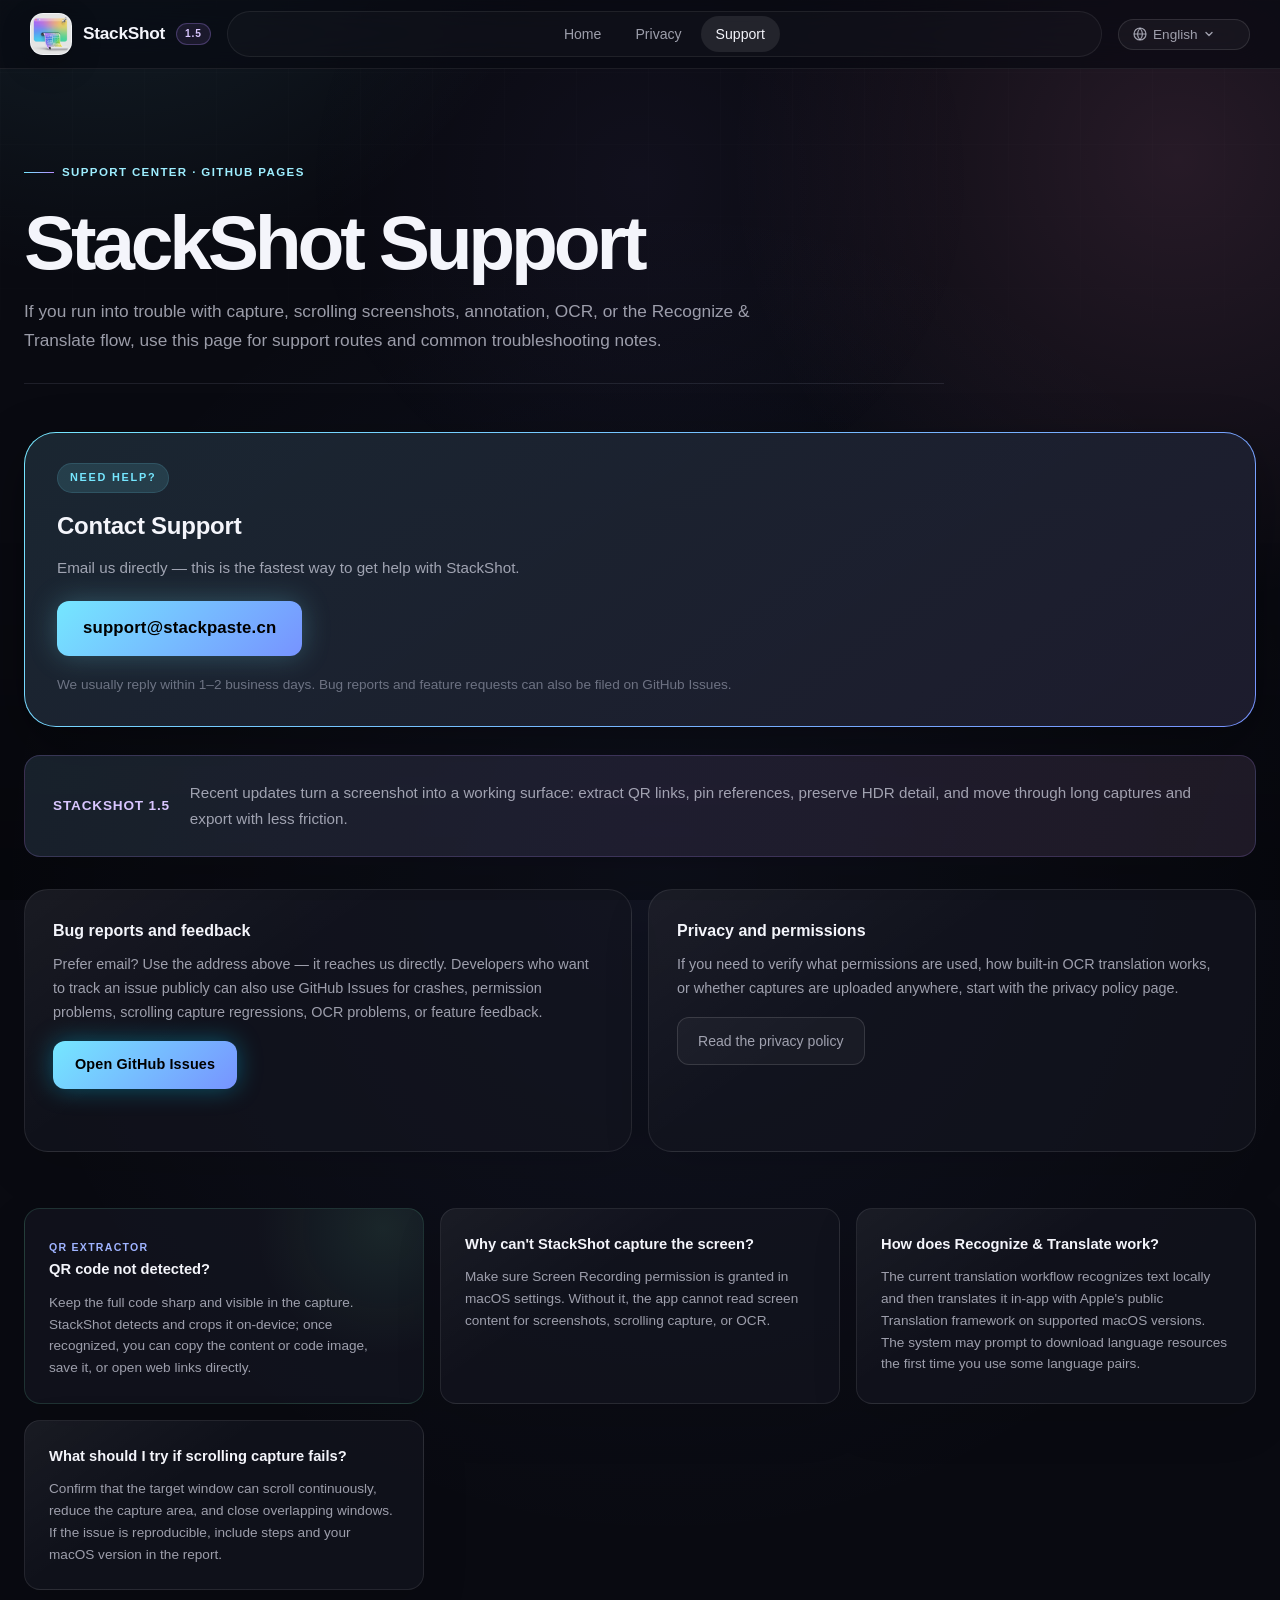
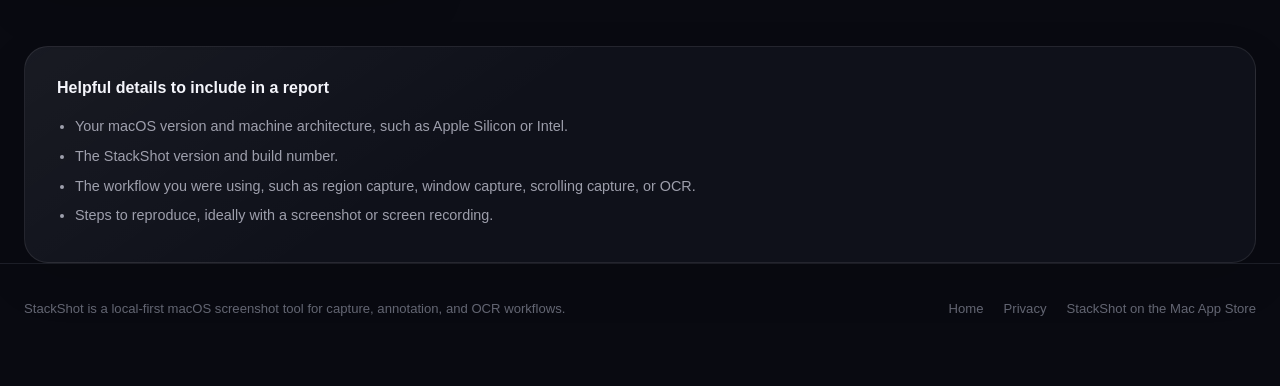
<file: docs/stackshot/support/index.html>
<!doctype html>
<html lang="en">
<head>
  <meta charset="utf-8">
  <meta name="viewport" content="width=device-width, initial-scale=1">
  <meta name="description" content="StackShot support for capture, scrolling screenshots, annotation, OCR, QR extraction, pinning, permissions, and export.">
  <meta name="theme-color" content="#090a11">
  <title>StackShot | Support</title>
  <link rel="icon" href="../../assets/stackshot-logo.png">
  <link rel="stylesheet" href="../../assets/site.css">
  <script>
    (function(){
      var supported=["en","zh-Hans","zh-Hant","es-ES","hi","ar","pt-BR","fr","ru","de","ja","ko","id","it","nl"];
      function norm(s){
        var v=(s||"").toLowerCase();
        if(v.startsWith("zh-hant")||v.startsWith("zh-tw")||v.startsWith("zh-hk")||v.startsWith("zh-mo"))return"zh-Hant";
        if(v.startsWith("zh"))return"zh-Hans";
        if(v.startsWith("es"))return"es-ES";if(v.startsWith("hi"))return"hi";
        if(v.startsWith("ar"))return"ar";if(v.startsWith("pt"))return"pt-BR";
        if(v.startsWith("fr"))return"fr";if(v.startsWith("ru"))return"ru";
        if(v.startsWith("de"))return"de";if(v.startsWith("ja"))return"ja";
        if(v.startsWith("ko"))return"ko";if(v.startsWith("id"))return"id";
        if(v.startsWith("it"))return"it";if(v.startsWith("nl"))return"nl";
        return"en";
      }
      var p=new URLSearchParams(location.search).get("lang");
      var lang=supported.includes(p)?p:null;
      if(!lang){var m=localStorage.getItem("stackshot-site-language");if(supported.includes(m))lang=m;}
      if(!lang){var ls=navigator.languages||[navigator.language||"en"];for(var i=0;i<ls.length;i++){var n=norm(ls[i]);if(supported.includes(n)){lang=n;break;}}}
      if(!lang)lang="en";
      document.documentElement.setAttribute("data-preload-lang",lang);
      document.addEventListener("DOMContentLoaded",function(){
        var panels=document.querySelectorAll("[data-lang-panel]");
        for(var i=0;i<panels.length;i++){
          var isActive=panels[i].getAttribute("data-lang-panel")===lang;
          panels[i].classList.toggle("is-active",isActive);
          panels[i].hidden=!isActive;
        }
      },{once:true});
    })();
  </script>
  <script defer src="../../assets/site.js"></script>
</head>
<body data-page="support"
  data-title-zh-Hans="StackShot | 支持"
  data-title-zh-Hant="StackShot | 支援"
  data-title-en="StackShot | Support"
  data-title-es-ES="StackShot | Soporte"
  data-title-hi="StackShot | सहायता"
  data-title-ar="StackShot | الدعم"
  data-title-pt-BR="StackShot | Suporte"
  data-title-fr="StackShot | Assistance"
  data-title-ru="StackShot | Поддержка"
  data-title-de="StackShot | Support"
  data-title-ja="StackShot | サポート"
  data-title-ko="StackShot | 지원"
  data-title-id="StackShot | Dukungan"
  data-title-it="StackShot | Supporto"
  data-title-nl="StackShot | Ondersteuning">
  <div class="page-shell">
    <header class="topbar">
      <div class="topbar-inner">
        <a class="brand" href="../../" data-lang-link>
          <span class="brand-logo"><img src="../../assets/stackshot-logo.png" alt="StackShot logo"></span>
          <span class="brand-wordmark">StackShot</span>
        </a>
        <nav class="site-nav" aria-label="Primary">
          <a class="nav-link" href="../../" data-lang-link data-copy-key="home">Home</a>
          <a class="nav-link" href="../privacy/" data-lang-link data-copy-key="privacy">Privacy</a>
          <a class="nav-link" href="./" data-lang-link data-copy-key="support" aria-current="page">Support</a>
        </nav>
        <div data-language-switcher></div>
      </div>
    </header>

    <main class="page-inner">
      <section class="lang-panel" data-lang-panel="zh-Hans" hidden>
        <div class="page-heading">
          <div class="eyebrow">支持中心 · GitHub Pages</div>
          <h1>StackShot 支持</h1>
          <p>如果你在截图、滚动长截图、标注、OCR 或“识别并翻译”流程中遇到问题，可以从这里找到帮助路径和常见排查建议。</p>
        </div>
                <section class="contact-hero">
          <div class="contact-hero-inner">
            <span class="contact-eyebrow">需要帮助？</span>
            <h2>联系支持</h2>
            <p class="contact-desc">直接给我们发邮件，这是获得 StackShot 帮助最快的方式。</p>
            <div class="button-row">
              <a class="primary-link contact-email" href="mailto:support@stackpaste.cn?subject=StackShot%20Support">support@stackpaste.cn</a>
            </div>
            <p class="contact-note">我们通常在 1–2 个工作日内回复。缺陷报告与功能建议也可以在 GitHub Issues 提交。</p>
          </div>
        </section>
<section class="page-layout">
          <div class="support-grid">
            <article class="support-card">
              <h3>反馈与 Bug 报告</h3>
              <p>当前默认支持渠道是 GitHub Issues，适合提交崩溃、权限问题、滚动截图失效、OCR 结果异常等问题。</p>
              <div class="button-row"><a class="primary-link" href="https://github.com/yingkong1987/StackShot/issues">打开 GitHub Issues</a></div>
            </article>
            <article class="support-card">
              <h3>隐私相关问题</h3>
              <p>如果你需要确认权限用途、内置 OCR 翻译流程或截图内容是否会被上传，请先查看隐私政策页。</p>
              <div class="button-row"><a class="ghost-link" href="../privacy/">查看隐私政策</a></div>
            </article>
          </div>
          <div class="faq-grid">
            <article class="faq-card">
              <h3>为什么无法截图？</h3>
              <p>请先确认 macOS 已为 StackShot 授予屏幕录制权限。未授权时，应用无法读取屏幕内容，也无法进行滚动截图或 OCR。</p>
            </article>
            <article class="faq-card">
              <h3>“识别并翻译”如何工作？</h3>
              <p>当前翻译流程会先在本机识别文字，然后在支持的 macOS 版本中通过 Apple 官方 Translation 框架在应用内完成翻译。首次使用某些语言对时，系统可能提示下载语言资源。</p>
            </article>
            <article class="faq-card">
              <h3>滚动截图失败怎么办？</h3>
              <p>先确认目标窗口可以连续滚动，并尝试减小捕获区域或关闭遮挡窗口。若问题稳定复现，请在 Issues 中附上复现步骤和 macOS 版本。</p>
            </article>
          </div>
          <article class="page-panel">
            <h2>提交问题时建议附带的信息</h2>
            <ul class="support-list">
              <li>macOS 版本和设备架构，例如 Apple Silicon 或 Intel。</li>
              <li>StackShot 版本号与构建号。</li>
              <li>你执行的功能路径，例如区域截图、窗口截图、滚动截图或 OCR。</li>
              <li>能稳定复现问题的步骤，最好附带截图或录屏。</li>
            </ul>
          </article>
        </section>
      </section>

      <section class="lang-panel" data-lang-panel="zh-Hant" hidden>
        <div class="page-heading">
          <div class="eyebrow">支援中心 · GitHub Pages</div>
          <h1>StackShot 支援</h1>
          <p>如果你在截圖、捲動長截圖、標註、OCR 或「辨識並翻譯」流程中遇到問題，可以從這裡找到協助途徑與常見排查建議。</p>
        </div>
                <section class="contact-hero">
          <div class="contact-hero-inner">
            <span class="contact-eyebrow">需要協助？</span>
            <h2>聯繫支援</h2>
            <p class="contact-desc">直接寄信給我們，這是取得 StackShot 協助最快的方式。</p>
            <div class="button-row">
              <a class="primary-link contact-email" href="mailto:support@stackpaste.cn?subject=StackShot%20Support">support@stackpaste.cn</a>
            </div>
            <p class="contact-note">我們通常在 1–2 個工作天內回覆。缺陷回報與功能建議也可以在 GitHub Issues 提交。</p>
          </div>
        </section>
<section class="page-layout">
          <div class="support-grid">
            <article class="support-card">
              <h3>回報與 Bug 回報</h3>
              <p>目前預設支援管道是 GitHub Issues，適合提交閃退、權限問題、捲動截圖失效、OCR 結果異常等問題。</p>
              <div class="button-row"><a class="primary-link" href="https://github.com/yingkong1987/StackShot/issues">打開 GitHub Issues</a></div>
            </article>
            <article class="support-card">
              <h3>隱私相關問題</h3>
              <p>如果你想確認權限用途、內建 OCR 翻譯流程，或截圖內容是否會被上傳，請先查看隱私政策頁。</p>
              <div class="button-row"><a class="ghost-link" href="../privacy/">查看隱私政策</a></div>
            </article>
          </div>
          <div class="faq-grid">
            <article class="faq-card">
              <h3>為什麼無法截圖？</h3>
              <p>請先確認 macOS 已為 StackShot 授予螢幕錄製權限。未授權時，App 無法讀取畫面內容，也無法進行捲動截圖或 OCR。</p>
            </article>
            <article class="faq-card">
              <h3>「辨識並翻譯」如何運作？</h3>
              <p>目前的翻譯流程會先在本機辨識文字，然後在支援的 macOS 版本中透過 Apple 官方 Translation 框架在 App 內完成翻譯。首次使用某些語言配對時，系統可能提示下載語言資源。</p>
            </article>
            <article class="faq-card">
              <h3>捲動截圖失敗怎麼辦？</h3>
              <p>請先確認目標視窗可以連續捲動，並嘗試縮小擷取區域或關閉遮擋視窗。若問題可穩定重現，請在 Issues 中附上重現步驟和 macOS 版本。</p>
            </article>
          </div>
          <article class="page-panel">
            <h2>提交問題時建議附帶的資訊</h2>
            <ul class="support-list">
              <li>macOS 版本與裝置架構，例如 Apple Silicon 或 Intel。</li>
              <li>StackShot 版本號與建置號。</li>
              <li>你執行的功能路徑，例如區域截圖、視窗截圖、捲動截圖或 OCR。</li>
              <li>可穩定重現問題的步驟，最好附上截圖或錄屏。</li>
            </ul>
          </article>
        </section>
      </section>

      <section class="lang-panel is-active" data-lang-panel="en">
        <div class="page-heading">
          <div class="eyebrow">Support center · GitHub Pages</div>
          <h1>StackShot Support</h1>
          <p>If you run into trouble with capture, scrolling screenshots, annotation, OCR, or the Recognize &amp; Translate flow, use this page for support routes and common troubleshooting notes.</p>
        </div>
                <section class="contact-hero">
          <div class="contact-hero-inner">
            <span class="contact-eyebrow">NEED HELP?</span>
            <h2>Contact Support</h2>
            <p class="contact-desc">Email us directly — this is the fastest way to get help with StackShot.</p>
            <div class="button-row">
              <a class="primary-link contact-email" href="mailto:support@stackpaste.cn?subject=StackShot%20Support">support@stackpaste.cn</a>
            </div>
            <p class="contact-note">We usually reply within 1–2 business days. Bug reports and feature requests can also be filed on GitHub Issues.</p>
          </div>
        </section>
<section class="page-layout">
          <div class="support-grid">
            <article class="support-card">
              <h3>Bug reports and feedback</h3>
              <p>Prefer email? Use the address above — it reaches us directly. Developers who want to track an issue publicly can also use GitHub Issues for crashes, permission problems, scrolling capture regressions, OCR problems, or feature feedback.</p>
              <div class="button-row"><a class="primary-link" href="https://github.com/yingkong1987/StackShot/issues">Open GitHub Issues</a></div>
            </article>
            <article class="support-card">
              <h3>Privacy and permissions</h3>
              <p>If you need to verify what permissions are used, how built-in OCR translation works, or whether captures are uploaded anywhere, start with the privacy policy page.</p>
              <div class="button-row"><a class="ghost-link" href="../privacy/">Read the privacy policy</a></div>
            </article>
          </div>
          <div class="faq-grid">
            <article class="faq-card">
              <h3>Why can't StackShot capture the screen?</h3>
              <p>Make sure Screen Recording permission is granted in macOS settings. Without it, the app cannot read screen content for screenshots, scrolling capture, or OCR.</p>
            </article>
            <article class="faq-card">
              <h3>How does Recognize &amp; Translate work?</h3>
              <p>The current translation workflow recognizes text locally and then translates it in-app with Apple's public Translation framework on supported macOS versions. The system may prompt to download language resources the first time you use some language pairs.</p>
            </article>
            <article class="faq-card">
              <h3>What should I try if scrolling capture fails?</h3>
              <p>Confirm that the target window can scroll continuously, reduce the capture area, and close overlapping windows. If the issue is reproducible, include steps and your macOS version in the report.</p>
            </article>
          </div>
          <article class="page-panel">
            <h2>Helpful details to include in a report</h2>
            <ul class="support-list">
              <li>Your macOS version and machine architecture, such as Apple Silicon or Intel.</li>
              <li>The StackShot version and build number.</li>
              <li>The workflow you were using, such as region capture, window capture, scrolling capture, or OCR.</li>
              <li>Steps to reproduce, ideally with a screenshot or screen recording.</li>
            </ul>
          </article>
        </section>
      </section>

      <section class="lang-panel" data-lang-panel="ja" hidden>
        <div class="page-heading">
          <div class="eyebrow">サポートセンター · GitHub Pages</div>
          <h1>StackShot サポート</h1>
          <p>キャプチャ、スクロール長尺キャプチャ、注釈、OCR、または「認識して翻訳」の流れで問題が起きたときは、このページからサポート窓口とよくある確認項目を参照できます。</p>
        </div>
                <section class="contact-hero">
          <div class="contact-hero-inner">
            <span class="contact-eyebrow">お困りですか？</span>
            <h2>サポートに連絡</h2>
            <p class="contact-desc">メールで直接お問い合わせください。StackShot のサポートを受ける最も早い方法です。</p>
            <div class="button-row">
              <a class="primary-link contact-email" href="mailto:support@stackpaste.cn?subject=StackShot%20Support">support@stackpaste.cn</a>
            </div>
            <p class="contact-note">通常 1〜2 営業日以内に返信します。バグ報告は GitHub Issues にも投稿できます。</p>
          </div>
        </section>
<section class="page-layout">
          <div class="support-grid">
            <article class="support-card">
              <h3>不具合報告とフィードバック</h3>
              <p>現在の標準サポート窓口は GitHub Issues です。クラッシュ、権限問題、スクロールキャプチャの失敗、OCR の不具合、機能要望に利用できます。</p>
              <div class="button-row"><a class="primary-link" href="https://github.com/yingkong1987/StackShot/issues">GitHub Issues を開く</a></div>
            </article>
            <article class="support-card">
              <h3>プライバシーと権限</h3>
              <p>どの権限を使うのか、内蔵 OCR 翻訳がどう動くのか、取得内容がどこかへ送信されるのかを確認したい場合は、まずプライバシーポリシーを参照してください。</p>
              <div class="button-row"><a class="ghost-link" href="../privacy/">プライバシーポリシーを見る</a></div>
            </article>
          </div>
          <div class="faq-grid">
            <article class="faq-card">
              <h3>なぜ画面をキャプチャできないのですか？</h3>
              <p>macOS の設定で StackShot に画面収録権限が与えられているか確認してください。未許可ではスクリーンショット、スクロールキャプチャ、OCR に必要な画面内容を取得できません。</p>
            </article>
            <article class="faq-card">
              <h3>「認識して翻訳」はどのように動作しますか？</h3>
              <p>現在の翻訳ワークフローでは、StackShot が文字をローカルで認識し、対応する macOS バージョンでは Apple の公開 Translation フレームワークを使ってアプリ内で翻訳します。言語の組み合わせによっては、初回に言語リソースのダウンロードを求められる場合があります。</p>
            </article>
            <article class="faq-card">
              <h3>スクロールキャプチャが失敗したら？</h3>
              <p>対象ウインドウが連続スクロール可能か確認し、キャプチャ範囲を狭めるか重なっているウインドウを閉じてください。再現する場合は、手順と macOS のバージョンを報告してください。</p>
            </article>
          </div>
          <article class="page-panel">
            <h2>報告に含めると役立つ情報</h2>
            <ul class="support-list">
              <li>macOS のバージョンと、Apple Silicon か Intel か。</li>
              <li>StackShot のバージョンとビルド番号。</li>
              <li>範囲キャプチャ、ウインドウキャプチャ、スクロールキャプチャ、OCR など、使用していた機能経路。</li>
              <li>再現手順。できればスクリーンショットや画面収録も添付してください。</li>
            </ul>
          </article>
        </section>
      </section>

      <section class="lang-panel" data-lang-panel="es-ES" hidden>
        <div class="page-heading">
          <div class="eyebrow">Centro de soporte · GitHub Pages</div>
          <h1>Soporte de StackShot</h1>
          <p>Si tienes problemas con capturas, capturas largas con desplazamiento, anotación, OCR o el flujo de Reconocer y traducir, esta página reúne rutas de ayuda y notas habituales de solución.</p>
        </div>
                <section class="contact-hero">
          <div class="contact-hero-inner">
            <span class="contact-eyebrow">¿NECESITAS AYUDA?</span>
            <h2>Contactar con soporte</h2>
            <p class="contact-desc">Escríbenos por correo electrónico: es la forma más rápida de obtener ayuda con StackShot.</p>
            <div class="button-row">
              <a class="primary-link contact-email" href="mailto:support@stackpaste.cn?subject=StackShot%20Support">support@stackpaste.cn</a>
            </div>
            <p class="contact-note">Normalmente respondemos en un plazo de 1–2 días laborables. También puedes informar de errores en GitHub Issues.</p>
          </div>
        </section>
<section class="page-layout">
          <div class="support-grid">
            <article class="support-card">
              <h3>Errores y comentarios</h3>
              <p>El canal principal de soporte es GitHub Issues. Úsalo para cierres inesperados, permisos, fallos en la captura con desplazamiento, problemas de OCR o comentarios sobre funciones.</p>
              <div class="button-row"><a class="primary-link" href="https://github.com/yingkong1987/StackShot/issues">Abrir GitHub Issues</a></div>
            </article>
            <article class="support-card">
              <h3>Privacidad y permisos</h3>
              <p>Si necesitas confirmar qué permisos se usan, cómo funciona la traducción OCR integrada o si alguna captura se sube a algún sitio, empieza por la política de privacidad.</p>
              <div class="button-row"><a class="ghost-link" href="../privacy/">Leer la política de privacidad</a></div>
            </article>
          </div>
          <div class="faq-grid">
            <article class="faq-card">
              <h3>¿Por qué StackShot no puede capturar la pantalla?</h3>
              <p>Asegúrate de haber concedido el permiso de Grabación de Pantalla en macOS. Sin él, la app no puede leer el contenido de la pantalla para capturas, desplazamiento u OCR.</p>
            </article>
            <article class="faq-card">
              <h3>¿Cómo funciona Reconocer y traducir?</h3>
              <p>El flujo actual reconoce el texto de forma local y luego lo traduce dentro de la app con el framework público Translation de Apple en las versiones compatibles de macOS. El sistema puede pedir descargar recursos de idioma la primera vez que uses ciertos pares.</p>
            </article>
            <article class="faq-card">
              <h3>¿Qué debo probar si falla la captura con desplazamiento?</h3>
              <p>Confirma que la ventana objetivo puede desplazarse de forma continua, reduce el área de captura y cierra ventanas superpuestas. Si el problema se reproduce, incluye pasos y tu versión de macOS en el informe.</p>
            </article>
          </div>
          <article class="page-panel">
            <h2>Datos útiles para incluir en un informe</h2>
            <ul class="support-list">
              <li>Tu versión de macOS y la arquitectura del equipo, como Apple Silicon o Intel.</li>
              <li>La versión y el número de compilación de StackShot.</li>
              <li>El flujo que estabas usando, como captura de región, captura de ventana, captura con desplazamiento u OCR.</li>
              <li>Pasos para reproducirlo, idealmente con una captura o grabación de pantalla.</li>
            </ul>
          </article>
        </section>
      </section>


      <section class="lang-panel" data-lang-panel="de" hidden>
        <div class="page-heading">
          <div class="eyebrow">Support-Center · GitHub Pages</div>
          <h1>StackShot Support</h1>
          <p>Wenn du bei Screenshots, Scroll-Aufnahmen, Annotationen, OCR oder dem Ablauf „Erkennen und Übersetzen“ auf Probleme stößt, findest du hier Support-Wege und typische Hinweise zur Fehlerbehebung.</p>
        </div>
                <section class="contact-hero">
          <div class="contact-hero-inner">
            <span class="contact-eyebrow">HILFE NÖTIG?</span>
            <h2>Support kontaktieren</h2>
            <p class="contact-desc">Schreiben Sie uns direkt per E-Mail – das ist der schnellste Weg, um Hilfe zu StackShot zu erhalten.</p>
            <div class="button-row">
              <a class="primary-link contact-email" href="mailto:support@stackpaste.cn?subject=StackShot%20Support">support@stackpaste.cn</a>
            </div>
            <p class="contact-note">Wir antworten normalerweise innerhalb von 1–2 Werktagen. Fehlerberichte können auch auf GitHub Issues eingereicht werden.</p>
          </div>
        </section>
<section class="page-layout">
          <div class="support-grid">
            <article class="support-card">
              <h3>Fehlerberichte und Feedback</h3>
              <p>Der Standard-Supportkanal ist GitHub Issues. Nutze ihn für Abstürze, Berechtigungsprobleme, Fehler bei Scroll-Aufnahmen, OCR-Probleme oder Funktionsfeedback.</p>
              <div class="button-row"><a class="primary-link" href="https://github.com/yingkong1987/StackShot/issues">GitHub Issues öffnen</a></div>
            </article>
            <article class="support-card">
              <h3>Datenschutz und Berechtigungen</h3>
              <p>Wenn du prüfen möchtest, welche Berechtigungen verwendet werden, wie die integrierte OCR-Übersetzung funktioniert oder ob Inhalte irgendwo hochgeladen werden, beginne mit der Datenschutzseite.</p>
              <div class="button-row"><a class="ghost-link" href="../privacy/">Datenschutzrichtlinie lesen</a></div>
            </article>
          </div>
          <div class="faq-grid">
            <article class="faq-card">
              <h3>Warum kann StackShot den Bildschirm nicht erfassen?</h3>
              <p>Stelle sicher, dass die Bildschirmaufnahme-Berechtigung in den macOS-Einstellungen erteilt ist. Ohne sie kann die App keine Bildschirmdaten für Screenshots, Scroll-Aufnahmen oder OCR lesen.</p>
            </article>
            <article class="faq-card">
              <h3>Wie funktioniert Erkennen und Übersetzen?</h3>
              <p>Der aktuelle Übersetzungsablauf erkennt Text lokal und übersetzt ihn dann in der App mit Apples öffentlichem Translation-Framework auf unterstützten macOS-Versionen. Beim ersten Einsatz mancher Sprachpaare kann das System Sprachressourcen herunterladen wollen.</p>
            </article>
            <article class="faq-card">
              <h3>Was sollte ich versuchen, wenn Scroll-Aufnahmen fehlschlagen?</h3>
              <p>Prüfe, ob das Zielfenster kontinuierlich scrollen kann, verkleinere den Aufnahmebereich und schließe überlappende Fenster. Wenn sich das Problem reproduzieren lässt, füge Schritte und deine macOS-Version dem Bericht hinzu.</p>
            </article>
          </div>
          <article class="page-panel">
            <h2>Hilfreiche Angaben für einen Bericht</h2>
            <ul class="support-list">
              <li>Deine macOS-Version und die Gerätearchitektur, zum Beispiel Apple Silicon oder Intel.</li>
              <li>Die StackShot-Version und Build-Nummer.</li>
              <li>Der verwendete Ablauf, etwa Bereichsaufnahme, Fensteraufnahme, Scroll-Aufnahme oder OCR.</li>
              <li>Schritte zur Reproduktion, idealerweise mit Screenshot oder Bildschirmaufnahme.</li>
            </ul>
          </article>
        </section>
      </section>


      <section class="lang-panel" data-lang-panel="fr" hidden>
        <div class="page-heading">
          <div class="eyebrow">Centre d’assistance · GitHub Pages</div>
          <h1>Assistance StackShot</h1>
          <p>Si vous rencontrez un problème avec la capture, la capture défilante, l’annotation, l’OCR ou le flux Reconnaître et traduire, cette page regroupe les voies de support et les vérifications fréquentes.</p>
        </div>
                <section class="contact-hero">
          <div class="contact-hero-inner">
            <span class="contact-eyebrow">BESOIN D'AIDE ?</span>
            <h2>Contacter l'assistance</h2>
            <p class="contact-desc">Écrivez-nous directement par e-mail : c'est le moyen le plus rapide d'obtenir de l'aide pour StackShot.</p>
            <div class="button-row">
              <a class="primary-link contact-email" href="mailto:support@stackpaste.cn?subject=StackShot%20Support">support@stackpaste.cn</a>
            </div>
            <p class="contact-note">Nous répondons généralement sous 1 à 2 jours ouvrés. Les rapports de bugs peuvent aussi être déposés sur GitHub Issues.</p>
          </div>
        </section>
<section class="page-layout">
          <div class="support-grid">
            <article class="support-card">
              <h3>Signalements et retours</h3>
              <p>Le canal de support par défaut est GitHub Issues. Utilisez-le pour les plantages, les problèmes d’autorisations, les régressions sur la capture défilante, les soucis d’OCR ou les retours sur les fonctions.</p>
              <div class="button-row"><a class="primary-link" href="https://github.com/yingkong1987/StackShot/issues">Ouvrir GitHub Issues</a></div>
            </article>
            <article class="support-card">
              <h3>Confidentialité et autorisations</h3>
              <p>Si vous devez vérifier les autorisations utilisées, le fonctionnement de la traduction OCR intégrée ou savoir si des captures sont envoyées quelque part, commencez par la page de politique de confidentialité.</p>
              <div class="button-row"><a class="ghost-link" href="../privacy/">Lire la politique de confidentialité</a></div>
            </article>
          </div>
          <div class="faq-grid">
            <article class="faq-card">
              <h3>Pourquoi StackShot ne peut-il pas capturer l’écran ?</h3>
              <p>Assurez-vous que l’autorisation Enregistrement de l’écran est accordée dans les réglages macOS. Sans elle, l’app ne peut pas lire le contenu à l’écran pour les captures, le défilement ou l’OCR.</p>
            </article>
            <article class="faq-card">
              <h3>Comment fonctionne Reconnaître et traduire ?</h3>
              <p>Le flux actuel reconnaît le texte localement puis le traduit dans l’app avec le framework public Translation d’Apple sur les versions compatibles de macOS. Le système peut demander de télécharger des ressources de langue lors de la première utilisation de certaines paires.</p>
            </article>
            <article class="faq-card">
              <h3>Que faire si la capture défilante échoue ?</h3>
              <p>Vérifiez que la fenêtre ciblée peut défiler en continu, réduisez la zone de capture et fermez les fenêtres superposées. Si le problème est reproductible, ajoutez les étapes et votre version de macOS au signalement.</p>
            </article>
          </div>
          <article class="page-panel">
            <h2>Informations utiles à joindre à un signalement</h2>
            <ul class="support-list">
              <li>Votre version de macOS et l’architecture de la machine, par exemple Apple Silicon ou Intel.</li>
              <li>La version et le numéro de build de StackShot.</li>
              <li>Le flux utilisé, par exemple capture de zone, capture de fenêtre, capture défilante ou OCR.</li>
              <li>Les étapes de reproduction, idéalement avec une capture d’écran ou un enregistrement.</li>
            </ul>
          </article>
        </section>
      </section>


      <section class="lang-panel" data-lang-panel="ko" hidden>
        <div class="page-heading">
          <div class="eyebrow">지원 센터 · GitHub Pages</div>
          <h1>StackShot 지원</h1>
          <p>캡처, 스크롤 캡처, 주석, OCR 또는 “인식 및 번역” 흐름에서 문제가 생기면 이 페이지에서 지원 경로와 기본 점검 항목을 확인할 수 있습니다.</p>
        </div>
                <section class="contact-hero">
          <div class="contact-hero-inner">
            <span class="contact-eyebrow">도움이 필요하신가요?</span>
            <h2>고객 지원 문의</h2>
            <p class="contact-desc">이메일로 직접 문의해 주세요. StackShot 지원을 받는 가장 빠른 방법입니다.</p>
            <div class="button-row">
              <a class="primary-link contact-email" href="mailto:support@stackpaste.cn?subject=StackShot%20Support">support@stackpaste.cn</a>
            </div>
            <p class="contact-note">보통 1~2영업일 내에 답변드립니다. 버그 신고는 GitHub Issues에도 남기실 수 있습니다.</p>
          </div>
        </section>
<section class="page-layout">
          <div class="support-grid">
            <article class="support-card">
              <h3>버그 제보 및 피드백</h3>
              <p>기본 지원 채널은 GitHub Issues입니다. 충돌, 권한 문제, 스크롤 캡처 오류, OCR 문제, 기능 피드백에 사용하세요.</p>
              <div class="button-row"><a class="primary-link" href="https://github.com/yingkong1987/StackShot/issues">GitHub Issues 열기</a></div>
            </article>
            <article class="support-card">
              <h3>개인정보 및 권한</h3>
              <p>어떤 권한을 사용하는지, 내장 OCR 번역이 어떻게 동작하는지, 캡처가 어디로 업로드되는지 확인하려면 먼저 개인정보 처리방침 페이지를 확인하세요.</p>
              <div class="button-row"><a class="ghost-link" href="../privacy/">개인정보 처리방침 읽기</a></div>
            </article>
          </div>
          <div class="faq-grid">
            <article class="faq-card">
              <h3>왜 StackShot이 화면을 캡처하지 못하나요?</h3>
              <p>macOS 설정에서 화면 기록 권한이 허용되어 있는지 확인하세요. 권한이 없으면 앱이 스크린샷, 스크롤 캡처, OCR에 필요한 화면 내용을 읽을 수 없습니다.</p>
            </article>
            <article class="faq-card">
              <h3>인식 및 번역은 어떻게 동작하나요?</h3>
              <p>현재 번역 흐름은 텍스트를 로컬에서 인식한 뒤 지원되는 macOS 버전에서 Apple의 공개 Translation 프레임워크로 앱 안에서 번역합니다. 일부 언어 쌍은 처음 사용할 때 언어 리소스 다운로드를 요구할 수 있습니다.</p>
            </article>
            <article class="faq-card">
              <h3>스크롤 캡처가 실패하면 무엇을 시도해야 하나요?</h3>
              <p>대상 창이 연속 스크롤을 지원하는지 확인하고 캡처 영역을 줄이며 겹쳐 있는 창을 닫아 보세요. 문제가 재현되면 단계와 macOS 버전을 함께 알려 주세요.</p>
            </article>
          </div>
          <article class="page-panel">
            <h2>문제 제보에 포함하면 좋은 정보</h2>
            <ul class="support-list">
              <li>macOS 버전과 Apple Silicon 또는 Intel 같은 기기 아키텍처.</li>
              <li>StackShot 버전과 빌드 번호.</li>
              <li>영역 캡처, 윈도우 캡처, 스크롤 캡처, OCR 등 사용 중이던 흐름.</li>
              <li>가능하면 스크린샷이나 화면 녹화와 함께 재현 단계.</li>
            </ul>
          </article>
        </section>
      </section>


      <section class="lang-panel" data-lang-panel="pt-BR" hidden>
        <div class="page-heading">
          <div class="eyebrow">Central de suporte · GitHub Pages</div>
          <h1>Suporte do StackShot</h1>
          <p>Se você encontrar problemas com captura, captura com rolagem, anotação, OCR ou o fluxo Reconhecer e traduzir, esta página reúne caminhos de suporte e verificações comuns.</p>
        </div>
                <section class="contact-hero">
          <div class="contact-hero-inner">
            <span class="contact-eyebrow">PRECISA DE AJUDA?</span>
            <h2>Falar com o suporte</h2>
            <p class="contact-desc">Envie-nos um e-mail diretamente — é a forma mais rápida de obter ajuda com o StackShot.</p>
            <div class="button-row">
              <a class="primary-link contact-email" href="mailto:support@stackpaste.cn?subject=StackShot%20Support">support@stackpaste.cn</a>
            </div>
            <p class="contact-note">Normalmente respondemos em 1–2 dias úteis. Relatórios de erros também podem ser enviados no GitHub Issues.</p>
          </div>
        </section>
<section class="page-layout">
          <div class="support-grid">
            <article class="support-card">
              <h3>Relatos de bugs e feedback</h3>
              <p>O canal padrão de suporte é o GitHub Issues. Use-o para travamentos, problemas de permissão, regressões na captura com rolagem, problemas de OCR ou feedback de recursos.</p>
              <div class="button-row"><a class="primary-link" href="https://github.com/yingkong1987/StackShot/issues">Abrir GitHub Issues</a></div>
            </article>
            <article class="support-card">
              <h3>Privacidade e permissões</h3>
              <p>Se você precisa confirmar quais permissões são usadas, como funciona a tradução OCR integrada ou se as capturas são enviadas para algum lugar, comece pela página de privacidade.</p>
              <div class="button-row"><a class="ghost-link" href="../privacy/">Ler a política de privacidade</a></div>
            </article>
          </div>
          <div class="faq-grid">
            <article class="faq-card">
              <h3>Por que o StackShot não consegue capturar a tela?</h3>
              <p>Verifique se a permissão de Gravação de Tela está concedida nos ajustes do macOS. Sem ela, o app não consegue ler o conteúdo da tela para capturas, rolagem ou OCR.</p>
            </article>
            <article class="faq-card">
              <h3>Como funciona o Reconhecer e traduzir?</h3>
              <p>O fluxo atual reconhece o texto localmente e depois o traduz dentro do app com o framework público Translation da Apple nas versões compatíveis do macOS. O sistema pode solicitar o download de recursos de idioma na primeira vez que você usar alguns pares.</p>
            </article>
            <article class="faq-card">
              <h3>O que devo tentar se a captura com rolagem falhar?</h3>
              <p>Confirme que a janela de destino pode rolar continuamente, reduza a área de captura e feche janelas sobrepostas. Se o problema for reproduzível, inclua os passos e sua versão do macOS no relato.</p>
            </article>
          </div>
          <article class="page-panel">
            <h2>Detalhes úteis para incluir em um relato</h2>
            <ul class="support-list">
              <li>Sua versão do macOS e a arquitetura da máquina, como Apple Silicon ou Intel.</li>
              <li>A versão do StackShot e o número da compilação.</li>
              <li>O fluxo que você estava usando, como captura de região, captura de janela, captura com rolagem ou OCR.</li>
              <li>Passos para reproduzir, de preferência com captura ou gravação de tela.</li>
            </ul>
          </article>
        </section>
      </section>


      <section class="lang-panel" data-lang-panel="ru" hidden>
        <div class="page-heading">
          <div class="eyebrow">Центр поддержки · GitHub Pages</div>
          <h1>Поддержка StackShot</h1>
          <p>Если у вас возникли проблемы с захватом, длинными скриншотами с прокруткой, аннотациями, OCR или режимом «Распознать и перевести», эта страница подскажет, куда обратиться и что проверить в первую очередь.</p>
        </div>
                <section class="contact-hero">
          <div class="contact-hero-inner">
            <span class="contact-eyebrow">НУЖНА ПОМОЩЬ?</span>
            <h2>Связаться со службой поддержки</h2>
            <p class="contact-desc">Напишите нам напрямую по электронной почте — это самый быстрый способ получить помощь по StackShot.</p>
            <div class="button-row">
              <a class="primary-link contact-email" href="mailto:support@stackpaste.cn?subject=StackShot%20Support">support@stackpaste.cn</a>
            </div>
            <p class="contact-note">Обычно мы отвечаем в течение 1–2 рабочих дней. Отчёты об ошибках также можно оставить на GitHub Issues.</p>
          </div>
        </section>
<section class="page-layout">
          <div class="support-grid">
            <article class="support-card">
              <h3>Сообщения об ошибках и обратная связь</h3>
              <p>Основной канал поддержки — GitHub Issues. Используйте его для сообщений о сбоях, проблемах с разрешениями, ошибках захвата с прокруткой, OCR или пожеланиях по функциям.</p>
              <div class="button-row"><a class="primary-link" href="https://github.com/yingkong1987/StackShot/issues">Открыть GitHub Issues</a></div>
            </article>
            <article class="support-card">
              <h3>Конфиденциальность и разрешения</h3>
              <p>Если нужно проверить, какие разрешения используются, как работает встроенный OCR-перевод и отправляются ли куда-либо снимки, начните со страницы политики конфиденциальности.</p>
              <div class="button-row"><a class="ghost-link" href="../privacy/">Прочитать политику конфиденциальности</a></div>
            </article>
          </div>
          <div class="faq-grid">
            <article class="faq-card">
              <h3>Почему StackShot не может захватить экран?</h3>
              <p>Убедитесь, что в настройках macOS выдали разрешение на запись экрана. Без него приложение не сможет читать содержимое экрана для снимков, захвата с прокруткой и OCR.</p>
            </article>
            <article class="faq-card">
              <h3>Как работает «Распознать и перевести»?</h3>
              <p>Текущий процесс сначала распознаёт текст локально, а затем переводит его прямо в приложении через публичный фреймворк Translation от Apple на поддерживаемых версиях macOS. При первом использовании некоторых языковых пар система может предложить скачать языковые ресурсы.</p>
            </article>
            <article class="faq-card">
              <h3>Что попробовать, если захват с прокруткой не работает?</h3>
              <p>Проверьте, что целевое окно может прокручиваться непрерывно, уменьшите область захвата и закройте перекрывающие окна. Если проблема воспроизводится, добавьте шаги и версию macOS в сообщение.</p>
            </article>
          </div>
          <article class="page-panel">
            <h2>Полезные данные для отчёта</h2>
            <ul class="support-list">
              <li>Версия macOS и архитектура устройства, например Apple Silicon или Intel.</li>
              <li>Версия StackShot и номер сборки.</li>
              <li>Сценарий, который вы использовали: захват области, окна, захват с прокруткой или OCR.</li>
              <li>Шаги воспроизведения, желательно со скриншотом или записью экрана.</li>
            </ul>
          </article>
        </section>
      </section>
      <section class="lang-panel" data-lang-panel="ar" hidden>
        <div class="page-heading">
          <div class="eyebrow">مركز الدعم · GitHub Pages</div>
          <h1>دعم StackShot</h1>
          <p>إذا واجهتك مشكلة في الالتقاط، أو اللقطات الطويلة بالتمرير، أو الشرح، أو OCR، أو ميزة «التعرّف والترجمة»، فستجد هنا مسارات المساعدة وأهم خطوات التحقق.</p>
        </div>
                <section class="contact-hero">
          <div class="contact-hero-inner">
            <span class="contact-eyebrow">هل تحتاج مساعدة؟</span>
            <h2>الاتصال بالدعم</h2>
            <p class="contact-desc">راسلنا عبر البريد الإلكتروني مباشرةً — هذه أسرع طريقة للحصول على مساعدة بشأن StackShot.</p>
            <div class="button-row">
              <a class="primary-link contact-email" href="mailto:support@stackpaste.cn?subject=StackShot%20Support">support@stackpaste.cn</a>
            </div>
            <p class="contact-note">نرد عادةً في غضون 1–2 يوم عمل. يمكن أيضاً تقديم تقارير الأخطاء عبر GitHub Issues.</p>
          </div>
        </section>
<section class="page-layout">
          <div class="support-grid">
            <article class="support-card">
              <h3>التعليقات وتقارير الأخطاء</h3>
              <p>قناة الدعم الأساسية حاليًا هي GitHub Issues، وهي مناسبة للإبلاغ عن الأعطال، ومشكلات الأذونات، وتعطل الالتقاط بالتمرير، وأخطاء OCR، وطلبات الميزات.</p>
              <div class="button-row"><a class="primary-link" href="https://github.com/yingkong1987/StackShot/issues">فتح GitHub Issues</a></div>
            </article>
            <article class="support-card">
              <h3>الخصوصية والأذونات</h3>
              <p>إذا كنت تحتاج إلى التأكد من الأذونات المستخدمة، أو كيفية عمل ترجمة OCR المدمجة، أو ما إذا كانت اللقطات تُرسل إلى أي مكان، فابدأ من صفحة سياسة الخصوصية.</p>
              <div class="button-row"><a class="ghost-link" href="../privacy/">قراءة سياسة الخصوصية</a></div>
            </article>
          </div>
          <div class="faq-grid">
            <article class="faq-card">
              <h3>لماذا لا يستطيع StackShot التقاط الشاشة؟</h3>
              <p>تأكد أولًا من منح إذن تسجيل الشاشة في إعدادات macOS. بدون هذا الإذن، لن يتمكن التطبيق من قراءة محتوى الشاشة للقطات العادية أو بالتمرير أو لعمليات OCR.</p>
            </article>
            <article class="faq-card">
              <h3>كيف تعمل ميزة «التعرّف والترجمة»؟</h3>
              <p>يتعرف المسار الحالي على النص محليًا أولًا، ثم يترجمه داخل التطبيق عبر إطار Translation الرسمي من Apple على إصدارات macOS المدعومة. وقد يطلب النظام تنزيل موارد اللغة عند أول استخدام لبعض أزواج اللغات.</p>
            </article>
            <article class="faq-card">
              <h3>ماذا أفعل إذا فشل الالتقاط بالتمرير؟</h3>
              <p>تحقق من أن النافذة المستهدفة تقبل التمرير المستمر، وصغّر منطقة الالتقاط، وأغلق النوافذ التي تغطيها. وإذا أمكن إعادة المشكلة باستمرار، فأضف الخطوات وإصدار macOS عند الإبلاغ.</p>
            </article>
          </div>
          <article class="page-panel">
            <h2>معلومات مفيدة عند إرسال تقرير</h2>
            <ul class="support-list">
              <li>إصدار macOS وبنية الجهاز، مثل Apple Silicon أو Intel.</li>
              <li>إصدار StackShot ورقم البناء.</li>
              <li>المسار الذي كنت تستخدمه، مثل التقاط المنطقة، أو النافذة، أو التمرير، أو OCR.</li>
              <li>خطوات إعادة الإنتاج، ويُفضّل إرفاق لقطة شاشة أو تسجيل شاشة.</li>
            </ul>
          </article>
        </section>
      </section>
      </section>

      <!-- Hindi Support -->
      <section class="lang-panel" data-lang-panel="hi" hidden>
        <div class="page-heading">
          <div class="eyebrow">सहायता केंद्र · GitHub Pages</div>
          <h1>StackShot सहायता</h1>
          <p>यदि कैप्चर, स्क्रॉलिंग स्क्रीनशॉट, एनोटेशन, OCR या अनुवाद में समस्या हो तो इस पृष्ठ का उपयोग करें।</p>
        </div>
                <section class="contact-hero">
          <div class="contact-hero-inner">
            <span class="contact-eyebrow">मदद चाहिए?</span>
            <h2>सहायता से संपर्क करें</h2>
            <p class="contact-desc">हमें सीधे ईमेल करें — StackShot के लिए सहायता पाने का यह सबसे तेज़ तरीका है।</p>
            <div class="button-row">
              <a class="primary-link contact-email" href="mailto:support@stackpaste.cn?subject=StackShot%20Support">support@stackpaste.cn</a>
            </div>
            <p class="contact-note">हम आमतौर पर 1–2 कार्यदिवसों में उत्तर देते हैं। बग रिपोर्ट और सुझाव GitHub Issues पर भी दर्ज किए जा सकते हैं।</p>
          </div>
        </section>
<section class="page-layout">
          <div class="support-grid">
            <article class="support-card"><h3>बग रिपोर्ट और फीडबैक</h3><p>डिफ़ॉल्ट सहायता चैनल GitHub Issues है।</p><div class="button-row"><a class="primary-link" href="https://github.com/yingkong1987/StackShot/issues">GitHub Issues खोलें</a></div></article>
            <article class="support-card"><h3>गोपनीयता और अनुमतियां</h3><p>यह जांचने के लिए कि कौन सी अनुमतियां उपयोग की जाती हैं, गोपनीयता नीति पृष्ठ देखें।</p><div class="button-row"><a class="ghost-link" href="../privacy/">गोपनीयता नीति पढ़ें</a></div></article>
          </div>
          <div class="faq-grid">
            <article class="faq-card"><h3>StackShot स्क्रीन कैप्चर क्यों नहीं कर सकता?</h3><p>macOS सेटिंग में Screen Recording अनुमति दी गई है या नहीं जांचें।</p></article>
            <article class="faq-card"><h3>पहचानें और अनुवाद कैसे काम करता है?</h3><p>टेक्स्ट स्थानीय रूप से पहचाना जाता है फिर Apple के Translation फ्रेमवर्क से अनुवाद।</p></article>
            <article class="faq-card"><h3>स्क्रॉल कैप्चर विफल हो तो?</h3><p>सुनिश्चित करें कि लक्ष्य विंडो लगातार स्क्रॉल कर सकती है।</p></article>
          </div>
          <article class="page-panel"><h2>रिपोर्ट में शामिल करें</h2><ul class="support-list"><li>macOS संस्करण और आर्किटेक्चर।</li><li>StackShot संस्करण और बिल्ड नंबर।</li><li>आप जो कार्यप्रवाह उपयोग कर रहे थे।</li><li>पुनरुत्पादन के चरण।</li></ul></article>
        </section>
      </section>

      <!-- Indonesian Support -->
      <section class="lang-panel" data-lang-panel="id" hidden>
        <div class="page-heading">
          <div class="eyebrow">Pusat Dukungan · GitHub Pages</div>
          <h1>Dukungan StackShot</h1>
          <p>Jika Anda mengalami masalah dengan tangkapan, gulir, anotasi, OCR, atau terjemahan, gunakan halaman ini.</p>
        </div>
                <section class="contact-hero">
          <div class="contact-hero-inner">
            <span class="contact-eyebrow">BUTUH BANTUAN?</span>
            <h2>Hubungi Dukungan</h2>
            <p class="contact-desc">Kirim email langsung kepada kami — ini adalah cara tercepat untuk mendapatkan bantuan StackShot.</p>
            <div class="button-row">
              <a class="primary-link contact-email" href="mailto:support@stackpaste.cn?subject=StackShot%20Support">support@stackpaste.cn</a>
            </div>
            <p class="contact-note">Kami biasanya membalas dalam 1–2 hari kerja. Laporan bug juga dapat dikirim melalui GitHub Issues.</p>
          </div>
        </section>
<section class="page-layout">
          <div class="support-grid">
            <article class="support-card"><h3>Laporan bug dan umpan balik</h3><p>Saluran dukungan default adalah GitHub Issues.</p><div class="button-row"><a class="primary-link" href="https://github.com/yingkong1987/StackShot/issues">Buka GitHub Issues</a></div></article>
            <article class="support-card"><h3>Privasi dan izin</h3><p>Untuk memverifikasi izin yang digunakan, mulai dengan halaman kebijakan privasi.</p><div class="button-row"><a class="ghost-link" href="../privacy/">Baca kebijakan privasi</a></div></article>
          </div>
          <div class="faq-grid">
            <article class="faq-card"><h3>Mengapa StackShot tidak bisa menangkap layar?</h3><p>Pastikan izin Perekaman Layar diberikan di pengaturan macOS.</p></article>
            <article class="faq-card"><h3>Bagaimana Kenali &amp; Terjemahkan bekerja?</h3><p>Teks dikenali secara lokal lalu diterjemahkan menggunakan framework Translation Apple.</p></article>
            <article class="faq-card"><h3>Apa yang harus dicoba jika tangkapan gulir gagal?</h3><p>Konfirmasikan bahwa jendela target dapat menggulir secara terus-menerus.</p></article>
          </div>
          <article class="page-panel"><h2>Detail yang membantu dalam laporan</h2><ul class="support-list"><li>Versi macOS dan arsitektur mesin.</li><li>Versi StackShot dan nomor build.</li><li>Alur yang Anda gunakan.</li><li>Langkah untuk mereproduksi masalah.</li></ul></article>
        </section>
      </section>

      <!-- Italian Support -->
      <section class="lang-panel" data-lang-panel="it" hidden>
        <div class="page-heading">
          <div class="eyebrow">Centro di supporto · GitHub Pages</div>
          <h1>Supporto StackShot</h1>
          <p>Se riscontri problemi con la cattura, screenshot scorrevoli, annotazione, OCR o la funzione Riconosci e Traduci, usa questa pagina.</p>
        </div>
                <section class="contact-hero">
          <div class="contact-hero-inner">
            <span class="contact-eyebrow">HAI BISOGNO DI AIUTO?</span>
            <h2>Contatta l'assistenza</h2>
            <p class="contact-desc">Scrivici direttamente via email: è il modo più rapido per ricevere assistenza per StackShot.</p>
            <div class="button-row">
              <a class="primary-link contact-email" href="mailto:support@stackpaste.cn?subject=StackShot%20Support">support@stackpaste.cn</a>
            </div>
            <p class="contact-note">Di norma rispondiamo entro 1–2 giorni lavorativi. Le segnalazioni di bug possono essere inviate anche su GitHub Issues.</p>
          </div>
        </section>
<section class="page-layout">
          <div class="support-grid">
            <article class="support-card"><h3>Segnalazioni bug e feedback</h3><p>Il canale di supporto predefinito è GitHub Issues.</p><div class="button-row"><a class="primary-link" href="https://github.com/yingkong1987/StackShot/issues">Apri GitHub Issues</a></div></article>
            <article class="support-card"><h3>Privacy e autorizzazioni</h3><p>Per verificare le autorizzazioni utilizzate, consulta la pagina dell'informativa sulla privacy.</p><div class="button-row"><a class="ghost-link" href="../privacy/">Leggi l'informativa</a></div></article>
          </div>
          <div class="faq-grid">
            <article class="faq-card"><h3>Perché StackShot non riesce a catturare lo schermo?</h3><p>Assicurati che l'autorizzazione di Registrazione Schermo sia concessa nelle impostazioni macOS.</p></article>
            <article class="faq-card"><h3>Come funziona Riconosci e Traduci?</h3><p>Il testo viene riconosciuto localmente e poi tradotto con il framework Translation di Apple.</p></article>
            <article class="faq-card"><h3>Cosa fare se la cattura scorrevole non funziona?</h3><p>Verifica che la finestra di destinazione possa scorrere continuamente.</p></article>
          </div>
          <article class="page-panel"><h2>Dettagli utili da includere in una segnalazione</h2><ul class="support-list"><li>Versione macOS e architettura del dispositivo.</li><li>Versione e numero di build di StackShot.</li><li>Il flusso che stavi utilizzando.</li><li>Passaggi per riprodurre il problema.</li></ul></article>
        </section>
      </section>

      <!-- Dutch Support -->
      <section class="lang-panel" data-lang-panel="nl" hidden>
        <div class="page-heading">
          <div class="eyebrow">Ondersteuningscentrum · GitHub Pages</div>
          <h1>StackShot Ondersteuning</h1>
          <p>Als u problemen ondervindt met opname, schuivende screenshots, annotatie, OCR of de Herken &amp; Vertaal-functie, gebruik dan deze pagina.</p>
        </div>
                <section class="contact-hero">
          <div class="contact-hero-inner">
            <span class="contact-eyebrow">HULP NODIG?</span>
            <h2>Contact opnemen met ondersteuning</h2>
            <p class="contact-desc">Mail ons rechtstreeks — dit is de snelste manier om hulp te krijgen met StackShot.</p>
            <div class="button-row">
              <a class="primary-link contact-email" href="mailto:support@stackpaste.cn?subject=StackShot%20Support">support@stackpaste.cn</a>
            </div>
            <p class="contact-note">We reageren meestal binnen 1–2 werkdagen. Foutmeldingen kunnen ook op GitHub Issues worden ingediend.</p>
          </div>
        </section>
<section class="page-layout">
          <div class="support-grid">
            <article class="support-card"><h3>Bugrapporten en feedback</h3><p>Het standaard ondersteuningskanaal is GitHub Issues.</p><div class="button-row"><a class="primary-link" href="https://github.com/yingkong1987/StackShot/issues">GitHub Issues openen</a></div></article>
            <article class="support-card"><h3>Privacy en machtigingen</h3><p>Om te verifiëren welke machtigingen worden gebruikt, begin met de privacybeleidspagina.</p><div class="button-row"><a class="ghost-link" href="../privacy/">Privacybeleid lezen</a></div></article>
          </div>
          <div class="faq-grid">
            <article class="faq-card"><h3>Waarom kan StackShot het scherm niet vastleggen?</h3><p>Zorg ervoor dat de machtiging Schermopname is verleend in de macOS-instellingen.</p></article>
            <article class="faq-card"><h3>Hoe werkt Herkennen en Vertalen?</h3><p>Tekst wordt lokaal herkend en daarna vertaald via Apple's Translation-framework.</p></article>
            <article class="faq-card"><h3>Wat te doen als schuivende opname mislukt?</h3><p>Bevestig dat het doelvenster continu kan scrollen.</p></article>
          </div>
          <article class="page-panel"><h2>Nuttige details voor een rapport</h2><ul class="support-list"><li>uw macOS-versie en apparaatarchitectuur.</li><li>De StackShot-versie en buildnummer.</li><li>De workflow die u gebruikte.</li><li>Stappen om te reproduceren, bij voorkeur met schermopname.</li></ul></article>
        </section>
      </section>

    </main>

    <footer class="footer">
      <div class="footer-inner">
        <p class="footer-note" data-copy-key="footer">StackShot is a local-first macOS screenshot tool. This site is hosted on GitHub Pages.</p>
        <nav class="footer-links" aria-label="Footer">
          <a href="../../" data-lang-link data-copy-key="home">Home</a>
          <a href="../privacy/" data-lang-link data-copy-key="privacy">Privacy</a>
          <a href="https://apps.apple.com/cn/app/id6762500028?mt=12" rel="noopener">StackShot on the Mac App Store</a>
        </nav>
      </div>
    </footer>
  </div>
</body>
</html>
</file>
<file: docs/assets/site.css>
/* ═══════════════════════════════════════════════════════════════
   StackShot  ·  Futuristic Tech Theme  ·  2026
   ═══════════════════════════════════════════════════════════════ */

:root {
  /* Core palette */
  --bg:           #090a11;
  --bg-panel:     #11131d;
  --bg-surface:   rgba(21, 23, 34, 0.76);
  --bg-card:      rgba(25, 28, 41, 0.74);

  /* Accent neon */
  --cyan:         #75e7ff;
  --cyan-dim:     rgba(117, 231, 255, 0.13);
  --cyan-glow:    0 0 28px rgba(117, 231, 255, 0.26);
  --blue:         #7793ff;
  --violet:       #b58cff;
  --pink:         #ff8fc7;
  --green:        #75ebb2;
  --yellow:       #ffe185;

  /* Gradients */
  --grad-hero:    linear-gradient(125deg, #75e7ff 0%, #7793ff 36%, #b58cff 68%, #ff8fc7 100%);
  --grad-card:    linear-gradient(145deg, rgba(117,231,255,0.07) 0%, rgba(181,140,255,0.06) 100%);
  --grad-cta:     linear-gradient(135deg, #75e7ff 0%, #7793ff 100%);

  /* Typography */
  --ink:          #f4f5fb;
  --ink-dim:      rgba(224, 226, 240, 0.68);
  --ink-muted:    rgba(205, 209, 228, 0.46);

  /* Borders & dividers */
  --border:       rgba(213, 219, 255, 0.1);
  --border-strong:rgba(213, 219, 255, 0.2);

  /* Radii */
  --radius-xl: 32px;
  --radius-lg: 24px;
  --radius-md: 16px;
  --radius-sm: 10px;

  /* Shadows */
  --shadow-sm:  0 4px 18px rgba(0,0,0,0.26);
  --shadow-md:  0 18px 52px rgba(0,0,0,0.34);
  --shadow-lg:  0 34px 110px rgba(0,0,0,0.52);

  /* Motion */
  --ease-spring: cubic-bezier(.34,1.56,.64,1);
}

/* ── Reset ──────────────────────────────────────────────────── */
*, *::before, *::after { box-sizing: border-box; }

html {
  scroll-behavior: smooth;
}

body {
  margin: 0;
  background: var(--bg);
  color: var(--ink);
  font-family: "SF Pro Display", "Inter", "Avenir Next",
               "PingFang SC", "Hiragino Sans GB", "Hiragino Sans",
               "Yu Gothic", "Noto Sans CJK JP", sans-serif;
  line-height: 1.6;
  min-height: 100vh;
  overflow-x: hidden;
}

/* Animated background grid */
body::before {
  content: "";
  position: fixed;
  inset: 0;
  pointer-events: none;
  z-index: 0;
  background-image:
    linear-gradient(rgba(0,212,255,0.04) 1px, transparent 1px),
    linear-gradient(90deg, rgba(0,212,255,0.04) 1px, transparent 1px);
  background-size: 48px 48px;
  mask-image: linear-gradient(180deg, rgba(0,0,0,0.6) 0%, transparent 70%);
  animation: grid-drift 20s linear infinite;
}

@keyframes grid-drift {
  0%   { background-position: 0 0; }
  100% { background-position: 48px 48px; }
}

/* Ambient orbs */
body::after {
  content: "";
  position: fixed;
  inset: 0;
  pointer-events: none;
  z-index: 0;
  background:
    radial-gradient(ellipse 60% 40% at 20% 20%, rgba(0,212,255,0.07) 0%, transparent 60%),
    radial-gradient(ellipse 50% 50% at 80% 80%, rgba(139,92,246,0.09) 0%, transparent 60%),
    radial-gradient(ellipse 40% 60% at 50% 50%, rgba(59,130,246,0.05) 0%, transparent 70%);
}

a { color: inherit; text-decoration: none; }
img { display: block; max-width: 100%; }

/* ── Layout shell ───────────────────────────────────────────── */
.page-shell {
  position: relative;
  z-index: 1;
  padding: 0 0 80px;
}

.page-inner {
  width: min(1200px, calc(100% - 32px));
  margin: 0 auto;
}

/* ══════════════════════════════════════════════════════════════
   TOP BAR
   ══════════════════════════════════════════════════════════════ */
.topbar {
  position: sticky;
  top: 0;
  z-index: 100;
  border-bottom: 1px solid var(--border-strong);
  background: var(--bg);
}

.topbar-inner {
  display: grid;
  grid-template-columns: auto 1fr auto;
  gap: 16px;
  align-items: center;
  width: min(1200px, calc(100% - 32px));
  margin: 0 auto;
  padding: 12px 20px;
}

/* Brand */
.brand {
  display: inline-flex;
  align-items: center;
  gap: 10px;
  text-decoration: none;
}

.brand-logo {
  width: 38px;
  height: 38px;
  border-radius: 12px;
  overflow: hidden;
  box-shadow: 0 0 0 1px var(--border-strong), var(--cyan-glow);
}

.brand-wordmark {
  font-size: 1.05rem;
  font-weight: 700;
  letter-spacing: 0.02em;
  background: var(--grad-hero);
  -webkit-background-clip: text;
  background-clip: text;
  color: transparent;
}

/* Nav */
.site-nav {
  display: flex;
  gap: 4px;
  justify-content: center;
}

.nav-link {
  padding: 6px 14px;
  border-radius: var(--radius-sm);
  font-size: 0.88rem;
  font-weight: 500;
  color: var(--ink-dim);
  transition: color .2s, background .2s;
}

.nav-link:hover,
.nav-link[aria-current="page"] {
  color: var(--cyan);
  background: var(--cyan-dim);
}

/* ── Language Dropdown ──────────────────────────────────────── */
.lang-dropdown-wrap {
  position: relative;
}

.lang-trigger {
  display: flex;
  align-items: center;
  gap: 6px;
  padding: 7px 14px;
  border: 1px solid var(--border-strong);
  border-radius: var(--radius-sm);
  background: rgba(0,212,255,0.05);
  color: var(--ink-dim);
  font-size: 0.85rem;
  font-weight: 500;
  cursor: pointer;
  transition: all .2s;
  white-space: nowrap;
  user-select: none;
  min-width: 140px;
}

.lang-trigger:hover {
  border-color: var(--cyan);
  color: var(--cyan);
  background: var(--cyan-dim);
}

.lang-trigger svg {
  flex-shrink: 0;
  transition: transform .25s var(--ease-spring);
}

.lang-trigger.open svg {
  transform: rotate(180deg);
}

.lang-menu {
  position: absolute;
  top: calc(100% + 8px);
  right: 0;
  min-width: 240px;
  padding: 6px;
  border: 1px solid var(--border-strong);
  border-radius: var(--radius-md);
  background: rgba(7, 11, 18, 0.96);
  backdrop-filter: blur(24px);
  box-shadow: var(--shadow-lg);
  opacity: 0;
  transform: translateY(-8px) scale(0.97);
  pointer-events: none;
  transition: opacity .2s ease, transform .25s var(--ease-spring);
  z-index: 200;
}

.lang-menu.open {
  opacity: 1;
  transform: translateY(0) scale(1);
  pointer-events: all;
}

.lang-option {
  display: flex;
  align-items: center;
  gap: 10px;
  width: 100%;
  padding: 8px 12px;
  border: none;
  border-radius: var(--radius-sm);
  background: transparent;
  color: var(--ink-dim);
  font-size: 0.85rem;
  font-family: inherit;
  cursor: pointer;
  text-align: left;
  transition: all .15s;
}

.lang-option:hover {
  background: var(--cyan-dim);
  color: var(--ink);
}

.lang-option.active {
  color: var(--cyan);
  background: rgba(0,212,255,0.1);
  font-weight: 600;
}

.lang-option .lang-native {
  color: var(--ink-muted);
  font-size: 0.78rem;
}

/* ── Screen-reader only ─────────────────────────────────────── */
.sr-only {
  position: absolute;
  width: 1px; height: 1px;
  padding: 0; margin: -1px;
  overflow: hidden;
  clip: rect(0,0,0,0);
  white-space: nowrap;
  border: 0;
}

/* ══════════════════════════════════════════════════════════════
   HERO
   ══════════════════════════════════════════════════════════════ */
.hero {
  display: grid;
  grid-template-columns: 1fr 1fr;
  gap: 48px;
  align-items: center;
  padding: 72px 0 80px;
}

.eyebrow {
  display: inline-flex;
  align-items: center;
  gap: 8px;
  font-size: 0.75rem;
  font-weight: 600;
  letter-spacing: 0.14em;
  text-transform: uppercase;
  color: var(--cyan);
  margin-bottom: 18px;
}

.eyebrow::before {
  content: "";
  display: block;
  width: 24px; height: 1px;
  background: var(--cyan);
  box-shadow: var(--cyan-glow);
}

.hero-copy h1 {
  font-size: clamp(2rem, 4vw, 3.2rem);
  font-weight: 800;
  line-height: 1.15;
  letter-spacing: -0.025em;
  margin: 0 0 20px;
  background: linear-gradient(135deg, #e8f4ff 0%, #a5d4ff 60%, var(--cyan) 100%);
  -webkit-background-clip: text;
  background-clip: text;
  color: transparent;
}

.hero-kicker {
  font-size: 1.05rem;
  line-height: 1.7;
  color: var(--ink-dim);
  margin: 0 0 32px;
  max-width: 520px;
}

/* ── Button row ─────────────────────────────────────────────── */
.button-row {
  display: flex;
  flex-wrap: wrap;
  gap: 12px;
  align-items: center;
  margin-bottom: 40px;
}

.app-store-badge-link { display: inline-block; }

.app-store-badge {
  height: 46px;
  width: auto;
  border-radius: 8px;
  border: 1px solid var(--border-strong);
  transition: transform .2s, border-color .2s;
}

.app-store-badge:hover {
  transform: translateY(-2px);
  border-color: var(--cyan);
}

.primary-link {
  display: inline-flex;
  align-items: center;
  gap: 6px;
  padding: 11px 22px;
  border-radius: var(--radius-sm);
  background: var(--grad-cta);
  color: #000;
  font-size: 0.9rem;
  font-weight: 700;
  letter-spacing: 0.01em;
  transition: transform .2s, box-shadow .2s, opacity .2s;
  box-shadow: 0 0 24px rgba(0,212,255,0.35);
}

.primary-link:hover {
  transform: translateY(-2px);
  box-shadow: 0 0 36px rgba(0,212,255,0.55);
  opacity: 0.92;
}

.ghost-link {
  display: inline-flex;
  align-items: center;
  gap: 6px;
  padding: 10px 20px;
  border: 1px solid var(--border-strong);
  border-radius: var(--radius-sm);
  color: var(--ink-dim);
  font-size: 0.88rem;
  font-weight: 500;
  transition: all .2s;
}

.ghost-link:hover {
  border-color: var(--cyan);
  color: var(--cyan);
  background: var(--cyan-dim);
}

.secondary-link {
  display: inline-flex;
  align-items: center;
  gap: 6px;
  color: var(--cyan);
  font-size: 0.88rem;
  font-weight: 600;
  border-bottom: 1px solid transparent;
  transition: border-color .2s;
}

.secondary-link:hover {
  border-color: var(--cyan);
}

/* ── Hero stats ─────────────────────────────────────────────── */
.hero-stats {
  display: grid;
  grid-template-columns: repeat(3, 1fr);
  gap: 12px;
}

.stat-card {
  padding: 16px;
  border: 1px solid var(--border);
  border-radius: var(--radius-md);
  background: var(--grad-card);
  backdrop-filter: blur(12px);
  transition: border-color .2s, transform .2s;
  position: relative;
  overflow: hidden;
}

.stat-card::before {
  content: "";
  position: absolute;
  top: -1px; left: 16px;
  width: 40px; height: 2px;
  background: var(--grad-cta);
  border-radius: 0 0 999px 999px;
}

.stat-card:hover {
  border-color: var(--border-strong);
  transform: translateY(-2px);
}

.stat-label {
  display: block;
  font-size: 0.7rem;
  font-weight: 700;
  letter-spacing: 0.12em;
  text-transform: uppercase;
  color: var(--cyan);
  margin-bottom: 6px;
}

.stat-card strong {
  display: block;
  font-size: 0.9rem;
  font-weight: 700;
  color: var(--ink);
  margin-bottom: 4px;
}

.stat-card p {
  margin: 0;
  font-size: 0.78rem;
  color: var(--ink-muted);
  line-height: 1.5;
}

/* ── Hero visual / Product stage ────────────────────────────── */
.hero-visual {
  display: flex;
  justify-content: center;
  align-items: center;
}

.product-stage {
  position: relative;
  width: 100%;
  max-width: 500px;
}

.stage-window {
  border: 1px solid var(--border-strong);
  border-radius: var(--radius-xl);
  overflow: hidden;
  background: var(--bg-panel);
  box-shadow: var(--shadow-lg), 0 0 80px rgba(0,212,255,0.12);
  animation: float 6s ease-in-out infinite;
}

@keyframes float {
  0%, 100% { transform: translateY(0); }
  50%       { transform: translateY(-10px); }
}

.stage-topbar {
  display: flex;
  align-items: center;
  gap: 8px;
  padding: 10px 16px;
  background: rgba(0,212,255,0.04);
  border-bottom: 1px solid var(--border);
}

.window-dots {
  display: flex;
  gap: 6px;
}

.window-dot {
  width: 10px;
  height: 10px;
  border-radius: 50%;
}

.window-dot-coral  { background: #ff5f57; box-shadow: 0 0 6px rgba(255,95,87,.6); }
.window-dot-amber  { background: #febc2e; box-shadow: 0 0 6px rgba(254,188,46,.6); }
.window-dot-teal   { background: #28c840; box-shadow: 0 0 6px rgba(40,200,64,.6); }

.stage-status {
  margin-left: auto;
  font-size: 0.7rem;
  font-weight: 600;
  letter-spacing: 0.08em;
  color: var(--cyan);
  background: var(--cyan-dim);
  padding: 2px 8px;
  border-radius: 999px;
}

.stage-body {
  display: grid;
  grid-template-columns: 44px 1fr;
  min-height: 280px;
}

.stage-sidebar {
  display: flex;
  flex-direction: column;
  gap: 8px;
  padding: 14px 8px;
  background: rgba(0,0,0,0.2);
  border-right: 1px solid var(--border);
}

.stage-tool {
  display: block;
  width: 28px;
  height: 28px;
  border-radius: 8px;
  background: rgba(255,255,255,0.04);
  border: 1px solid transparent;
  transition: all .2s;
}

.stage-tool.is-active {
  background: var(--cyan-dim);
  border-color: var(--cyan);
  box-shadow: var(--cyan-glow);
}

.stage-main {
  padding: 14px;
}

.stage-chip-row {
  display: flex;
  gap: 6px;
  margin-bottom: 12px;
}

.stage-chip {
  padding: 3px 10px;
  border-radius: 999px;
  font-size: 0.7rem;
  font-weight: 600;
  border: 1px solid var(--border-strong);
  color: var(--ink-dim);
  background: rgba(0,212,255,0.04);
}

.stage-chip:first-child {
  background: var(--cyan-dim);
  border-color: var(--cyan);
  color: var(--cyan);
}

.stage-canvas {
  border-radius: var(--radius-sm);
  background: rgba(0,0,0,0.25);
  border: 1px solid var(--border);
  padding: 12px;
  overflow: hidden;
}

.canvas-sheet {
  position: relative;
  display: flex;
  flex-direction: column;
  gap: 6px;
}

.sheet-block {
  height: 10px;
  border-radius: 999px;
  background: rgba(255,255,255,0.07);
  position: relative;
  overflow: hidden;
}

.sheet-block::after {
  content: "";
  position: absolute;
  left: -100%;
  width: 40%;
  height: 100%;
  background: linear-gradient(90deg, transparent, rgba(0,212,255,0.15), transparent);
  animation: shimmer 3s ease-in-out infinite;
}

@keyframes shimmer {
  0%   { left: -100%; }
  60%, 100% { left: 150%; }
}

.sheet-block-wide   { width: 95%; animation-delay: 0s; }
.sheet-block-medium { width: 70%; animation-delay: 0.4s; }
.sheet-block-tall   { width: 55%; animation-delay: 0.8s; }
.sheet-block-short  { width: 40%; animation-delay: 1.2s; }

.annotation {
  position: absolute;
  pointer-events: none;
}

.annotation-ring {
  right: 10px;
  top: 10px;
  width: 32px;
  height: 32px;
  border: 2px solid var(--cyan);
  border-radius: 50%;
  box-shadow: var(--cyan-glow);
  animation: pulse-ring 2.5s ease-in-out infinite;
}

@keyframes pulse-ring {
  0%, 100% { transform: scale(1); opacity: .8; }
  50%       { transform: scale(1.1); opacity: 1; }
}

.annotation-highlight {
  left: 4px;
  bottom: 4px;
  width: 60px;
  height: 8px;
  background: rgba(232, 121, 249, 0.35);
  border-radius: 2px;
  animation: pulse-hl 3s ease-in-out infinite 0.8s;
}

@keyframes pulse-hl {
  0%, 100% { opacity: .5; }
  50%       { opacity: 1; }
}

.annotation-arrow {
  right: 20px;
  bottom: 20px;
  width: 2px;
  height: 28px;
  background: linear-gradient(180deg, var(--violet), transparent);
  transform: rotate(30deg);
  box-shadow: 0 0 8px var(--violet);
  animation: arrow-drift 4s ease-in-out infinite 1.4s;
}

@keyframes arrow-drift {
  0%, 100% { transform: rotate(30deg) translateY(0); }
  50%       { transform: rotate(30deg) translateY(-3px); }
}

.stage-floating-note {
  position: absolute;
  right: -20px;
  bottom: 80px;
  width: 190px;
  padding: 12px 14px;
  border: 1px solid rgba(16,185,129,0.4);
  border-radius: var(--radius-md);
  background: rgba(7,11,18,0.9);
  backdrop-filter: blur(16px);
  box-shadow: 0 4px 24px rgba(0,0,0,.5), 0 0 0 1px rgba(16,185,129,0.1) inset;
}

.stage-floating-note strong {
  display: block;
  font-size: 0.8rem;
  font-weight: 700;
  color: var(--green);
  margin-bottom: 4px;
}

.stage-floating-note p {
  margin: 0;
  font-size: 0.72rem;
  color: var(--ink-dim);
  line-height: 1.4;
}

/* ══════════════════════════════════════════════════════════════
   HOME SECTIONS
   ══════════════════════════════════════════════════════════════ */
.home-section {
  padding: 80px 0;
  border-top: 1px solid var(--border);
}

.section-head {
  display: grid;
  grid-template-columns: 1fr 1fr;
  gap: 32px;
  align-items: start;
  margin-bottom: 48px;
}

.section-kicker {
  font-size: 0.72rem;
  font-weight: 700;
  letter-spacing: 0.14em;
  text-transform: uppercase;
  color: var(--cyan);
  margin: 0 0 10px;
}

.section-head h2 {
  font-size: clamp(1.4rem, 2.8vw, 2rem);
  font-weight: 800;
  line-height: 1.2;
  letter-spacing: -0.02em;
  margin: 0;
  background: linear-gradient(135deg, #e8f4ff, #a5d4ff);
  -webkit-background-clip: text;
  background-clip: text;
  color: transparent;
}

.section-intro {
  margin: 0;
  font-size: 1rem;
  color: var(--ink-dim);
  line-height: 1.7;
  align-self: center;
}

/* ── Feature showcase ────────────────────────────────────────── */
.feature-showcase {
  display: grid;
  grid-template-columns: repeat(3, 1fr);
  grid-template-rows: auto auto;
  gap: 16px;
}

.feature-panel {
  padding: 28px;
  border: 1px solid var(--border);
  border-radius: var(--radius-lg);
  background: var(--bg-card);
  backdrop-filter: blur(12px);
  position: relative;
  overflow: hidden;
  transition: border-color .25s, transform .25s;
}

.feature-panel::before {
  content: "";
  position: absolute;
  top: -1px; left: 20px;
  width: 60px; height: 2px;
  background: var(--grad-cta);
  border-radius: 0 0 999px 999px;
  z-index: 1;
}

.feature-panel:hover {
  border-color: var(--border-strong);
  transform: translateY(-3px);
}

.feature-panel-wide {
  grid-column: span 2;
}

.feature-badge {
  display: inline-block;
  font-size: 0.68rem;
  font-weight: 700;
  letter-spacing: 0.12em;
  text-transform: uppercase;
  color: var(--cyan);
  background: var(--cyan-dim);
  padding: 2px 8px;
  border-radius: 999px;
  border: 1px solid rgba(0,212,255,0.3);
  margin-bottom: 12px;
  position: relative;
}

.feature-panel h3 {
  font-size: 1.1rem;
  font-weight: 700;
  margin: 0 0 10px;
  color: var(--ink);
  position: relative;
}

.feature-panel p {
  font-size: 0.9rem;
  color: var(--ink-dim);
  margin: 0 0 16px;
  line-height: 1.65;
  position: relative;
}

.feature-tags {
  display: flex;
  flex-wrap: wrap;
  gap: 6px;
  position: relative;
}

.feature-tags span {
  padding: 3px 10px;
  border-radius: 999px;
  font-size: 0.72rem;
  font-weight: 600;
  border: 1px solid var(--border);
  color: var(--ink-muted);
  background: rgba(255,255,255,0.03);
}

/* ── Workflow grid ────────────────────────────────────────────── */
.workflow-grid {
  display: grid;
  grid-template-columns: repeat(4, 1fr);
  gap: 16px;
}

.workflow-step {
  padding: 28px 24px;
  border: 1px solid var(--border);
  border-radius: var(--radius-lg);
  background: var(--bg-card);
  position: relative;
  overflow: hidden;
  transition: border-color .25s, transform .25s;
}

.workflow-step:hover {
  border-color: var(--border-strong);
  transform: translateY(-2px);
}

.workflow-step::before {
  content: "";
  position: absolute;
  top: -1px; left: 20px;
  width: 60px; height: 2px;
  background: var(--grad-cta);
  border-radius: 0 0 999px 999px;
}

.workflow-index {
  display: block;
  font-size: 2.5rem;
  font-weight: 900;
  line-height: 1;
  color: transparent;
  background: var(--grad-hero);
  -webkit-background-clip: text;
  background-clip: text;
  margin-bottom: 14px;
  font-variant-numeric: tabular-nums;
}

.workflow-step h3 {
  font-size: 1rem;
  font-weight: 700;
  margin: 0 0 8px;
  color: var(--ink);
}

.workflow-step p {
  margin: 0;
  font-size: 0.87rem;
  color: var(--ink-dim);
  line-height: 1.6;
}

/* ── Trust strip ─────────────────────────────────────────────── */
.trust-strip {
  display: grid;
  grid-template-columns: repeat(3, 1fr);
  gap: 16px;
}

.trust-card {
  padding: 28px;
  border: 1px solid var(--border);
  border-radius: var(--radius-lg);
  background: var(--bg-card);
  position: relative;
  overflow: hidden;
  transition: border-color .25s, transform .25s;
}

.trust-card:hover {
  border-color: var(--border-strong);
  transform: translateY(-2px);
}

.trust-card::before {
  content: "";
  position: absolute;
  top: -1px; left: 20px;
  width: 60px; height: 2px;
  background: var(--grad-cta);
  border-radius: 0 0 999px 999px;
}

.trust-card h3 {
  font-size: 1rem;
  font-weight: 700;
  color: var(--ink);
  margin: 0 0 10px;
}

.trust-card p {
  font-size: 0.87rem;
  color: var(--ink-dim);
  margin: 0;
  line-height: 1.6;
}

/* ── Resource grid ───────────────────────────────────────────── */
.resource-grid {
  display: grid;
  grid-template-columns: repeat(3, 1fr);
  gap: 16px;
}

.resource-card {
  padding: 28px 24px;
  border: 1px solid var(--border);
  border-radius: var(--radius-lg);
  background: var(--bg-card);
  display: flex;
  flex-direction: column;
  gap: 10px;
  transition: border-color .25s, transform .25s;
  position: relative;
  overflow: hidden;
}

.resource-card::before {
  content: "";
  position: absolute;
  top: -1px; left: 20px;
  width: 60px; height: 2px;
  background: var(--grad-cta);
  border-radius: 0 0 999px 999px;
}

.resource-card:hover {
  border-color: var(--border-strong);
  transform: translateY(-2px);
}

.resource-card h3 {
  font-size: 0.95rem;
  font-weight: 700;
  color: var(--ink);
  margin: 0;
}

.resource-card p {
  font-size: 0.85rem;
  color: var(--ink-dim);
  margin: 0;
  line-height: 1.6;
  flex: 1;
}

/* ══════════════════════════════════════════════════════════════
   FOOTER
   ══════════════════════════════════════════════════════════════ */
.footer {
  border-top: 1px solid var(--border);
}

.footer-inner {
  width: min(1200px, calc(100% - 32px));
  margin: 0 auto;
  padding: 34px 0 18px;
  display: grid;
  grid-template-columns: minmax(0, 1fr) auto;
  justify-content: space-between;
  align-items: center;
  gap: 32px;
}

.footer-note {
  margin: 0;
  max-width: 680px;
  font-size: 0.82rem;
  color: var(--ink-muted);
  line-height: 1.65;
}

.footer-links {
  display: flex;
  align-items: center;
  justify-content: flex-end;
  gap: 20px;
  flex-wrap: wrap;
}

.footer-links a {
  font-size: 0.82rem;
  color: var(--ink-muted);
  transition: color .2s;
}

.footer-links a:hover {
  color: var(--cyan);
}

/* ══════════════════════════════════════════════════════════════
   INNER PAGES (Privacy / Support)
   ══════════════════════════════════════════════════════════════ */
.page-heading {
  padding: 60px 0 48px;
  border-bottom: 1px solid var(--border);
  margin-bottom: 48px;
}

.page-heading h1 {
  font-size: clamp(1.8rem, 3.5vw, 2.8rem);
  font-weight: 800;
  letter-spacing: -0.025em;
  margin: 0 0 16px;
  background: linear-gradient(135deg, #e8f4ff 0%, var(--cyan) 100%);
  -webkit-background-clip: text;
  background-clip: text;
  color: transparent;
}

.page-heading p {
  font-size: 1.05rem;
  color: var(--ink-dim);
  max-width: 680px;
  margin: 0;
  line-height: 1.7;
}

.page-layout {
  display: flex;
  flex-direction: column;
  gap: 32px;
}

.callout {
  padding: 24px 28px;
  border: 1px solid rgba(59,130,246,0.35);
  border-radius: var(--radius-md);
  background: rgba(59,130,246,0.07);
  position: relative;
}

.callout strong {
  display: block;
  font-size: 0.85rem;
  font-weight: 700;
  letter-spacing: 0.06em;
  text-transform: uppercase;
  color: var(--blue);
  margin-bottom: 8px;
}

.callout p {
  margin: 0;
  font-size: 0.95rem;
  color: var(--ink-dim);
  line-height: 1.7;
}

.policy-grid {
  display: grid;
  grid-template-columns: 1fr 1fr;
  gap: 16px;
}

.policy-block {
  padding: 24px 28px;
  border: 1px solid var(--border);
  border-radius: var(--radius-md);
  background: var(--bg-card);
}

.policy-block h2 {
  font-size: 0.95rem;
  font-weight: 700;
  margin: 0 0 12px;
  color: var(--ink);
}

.policy-list {
  margin: 0;
  padding: 0 0 0 16px;
}

.policy-list li {
  font-size: 0.88rem;
  color: var(--ink-dim);
  line-height: 1.65;
  margin-bottom: 6px;
}

.page-panel {
  padding: 28px 32px;
  border: 1px solid var(--border);
  border-radius: var(--radius-lg);
  background: var(--bg-card);
}

.page-panel h2 {
  font-size: 1rem;
  font-weight: 700;
  margin: 0 0 14px;
  color: var(--ink);
}

.page-panel p {
  font-size: 0.9rem;
  color: var(--ink-dim);
  line-height: 1.7;
  margin: 0 0 10px;
}

.quick-links {
  display: flex;
  flex-direction: column;
  gap: 10px;
  margin-top: 16px;
}

.link-card {
  display: flex;
  flex-wrap: wrap;
  gap: 8px;
  align-items: baseline;
  padding: 12px 16px;
  border: 1px solid var(--border);
  border-radius: var(--radius-sm);
  background: rgba(0,0,0,0.2);
}

.link-card strong {
  font-size: 0.85rem;
  color: var(--ink);
  min-width: 110px;
}

.link-card a {
  font-size: 0.82rem;
  color: var(--cyan);
  word-break: break-all;
}

/* ── Support specific ────────────────────────────────────────── */
.support-grid {
  display: grid;
  grid-template-columns: 1fr 1fr;
  gap: 16px;
  margin-bottom: 24px;
}

.support-card {
  padding: 28px;
  border: 1px solid var(--border);
  border-radius: var(--radius-lg);
  background: var(--bg-card);
}

.support-card h3 {
  font-size: 1rem;
  font-weight: 700;
  color: var(--ink);
  margin: 0 0 10px;
}

.support-card p {
  font-size: 0.9rem;
  color: var(--ink-dim);
  margin: 0 0 16px;
  line-height: 1.65;
}

.faq-grid {
  display: grid;
  grid-template-columns: repeat(3, 1fr);
  gap: 16px;
  margin-bottom: 24px;
}

.faq-card {
  padding: 24px;
  border: 1px solid var(--border);
  border-radius: var(--radius-md);
  background: var(--bg-card);
  transition: border-color .25s;
}

.faq-card:hover {
  border-color: var(--border-strong);
}

.faq-card h3 {
  font-size: 0.92rem;
  font-weight: 700;
  color: var(--ink);
  margin: 0 0 10px;
}

.faq-card p {
  font-size: 0.85rem;
  color: var(--ink-dim);
  margin: 0;
  line-height: 1.6;
}

.support-list {
  margin: 0;
  padding: 0 0 0 18px;
}

.support-list li {
  font-size: 0.9rem;
  color: var(--ink-dim);
  line-height: 1.65;
  margin-bottom: 6px;
}

/* ══════════════════════════════════════════════════════════════
   SCROLL REVEAL ANIMATION
   ══════════════════════════════════════════════════════════════ */
.reveal {
  opacity: 0;
  transform: translateY(20px);
  transition: opacity .6s ease, transform .6s ease;
}

.reveal.visible {
  opacity: 1;
  transform: translateY(0);
}

/* ══════════════════════════════════════════════════════════════
   RTL (Arabic)
   ══════════════════════════════════════════════════════════════ */
[data-lang-panel="ar"] {
  direction: rtl;
  text-align: right;
}

[data-lang-panel="ar"] .button-row,
[data-lang-panel="ar"] .hero-stats,
[data-lang-panel="ar"] .feature-tags,
[data-lang-panel="ar"] .stage-chip-row {
  direction: ltr;
}

[data-lang-panel="ar"] .eyebrow::before { display: none; }
[data-lang-panel="ar"] .policy-list { padding: 0 16px 0 0; }
[data-lang-panel="ar"] .support-list { padding: 0 18px 0 0; }

/* ══════════════════════════════════════════════════════════════
   RESPONSIVE
   ══════════════════════════════════════════════════════════════ */
@media (max-width: 900px) {
  .hero {
    grid-template-columns: 1fr;
    gap: 48px;
    padding: 48px 0 60px;
  }

  .hero-visual { display: none; }

  .hero-stats {
    grid-template-columns: 1fr;
  }

  .section-head {
    grid-template-columns: 1fr;
    gap: 16px;
  }

  .feature-showcase {
    grid-template-columns: 1fr;
  }

  .feature-panel-wide { grid-column: span 1; }

  .workflow-grid {
    grid-template-columns: 1fr 1fr;
  }

  .trust-strip,
  .resource-grid {
    grid-template-columns: 1fr;
  }

  .policy-grid,
  .support-grid,
  .faq-grid {
    grid-template-columns: 1fr;
  }

  .topbar-inner {
    grid-template-columns: 1fr auto;
  }

  .site-nav { display: none; }

  .lang-menu { right: 0; left: auto; }
}

@media (max-width: 600px) {
  .workflow-grid { grid-template-columns: 1fr; }

  .page-inner { width: calc(100% - 24px); }
  .page-shell { padding: 0 0 48px; }

  .hero { padding: 32px 0 48px; }

  .footer-inner {
    grid-template-columns: 1fr;
    align-items: flex-start;
    gap: 12px;
  }

  .footer-links {
    justify-content: flex-start;
  }
}

/* Scanline overlay — subtle depth effect */
.page-shell::before {
  content: "";
  position: fixed;
  inset: 0;
  pointer-events: none;
  z-index: 0;
  background: repeating-linear-gradient(
    0deg,
    transparent,
    transparent 2px,
    rgba(0,0,0,0.025) 2px,
    rgba(0,0,0,0.025) 4px
  );
}

/* ══════════════════════════════════════════════════════════════
   2026 PRODUCT REFRESH · STACKSHOT 1.5
   A calmer macOS-inspired surface with lightweight motion.
   ══════════════════════════════════════════════════════════════ */

html {
  scroll-padding-top: 84px;
}

body {
  background:
    radial-gradient(circle at 8% -10%, rgba(117, 231, 255, 0.13), transparent 30rem),
    radial-gradient(circle at 92% 8%, rgba(255, 143, 199, 0.12), transparent 28rem),
    radial-gradient(circle at 52% 44%, rgba(119, 147, 255, 0.07), transparent 42rem),
    var(--bg);
  -webkit-font-smoothing: antialiased;
  text-rendering: optimizeLegibility;
}

body::before {
  animation: none;
  background:
    linear-gradient(rgba(255,255,255,0.018) 1px, transparent 1px),
    linear-gradient(90deg, rgba(255,255,255,0.018) 1px, transparent 1px);
  background-size: 72px 72px;
  mask-image: linear-gradient(to bottom, rgba(0,0,0,.7), transparent 62%);
}

body::after {
  background:
    radial-gradient(circle at 50% 20%, rgba(181,140,255,.05), transparent 35%),
    linear-gradient(to bottom, transparent 60%, rgba(0,0,0,.26));
}

.page-shell::before {
  display: none;
}

.page-shell {
  padding-bottom: 48px;
}

.page-inner,
.topbar-inner,
.footer-inner {
  width: min(1240px, calc(100% - 48px));
}

.topbar {
  border-bottom-color: rgba(255,255,255,.08);
  background: rgba(9, 10, 17, .72);
  -webkit-backdrop-filter: blur(22px) saturate(150%);
  backdrop-filter: blur(22px) saturate(150%);
}

.topbar-inner {
  min-height: 68px;
  padding: 10px 6px;
}

.brand {
  gap: 11px;
}

.brand-logo {
  width: 42px;
  height: 42px;
  border-radius: 13px;
  border: 1px solid rgba(255,255,255,.22);
  box-shadow: 0 10px 30px rgba(0,0,0,.22);
  background: #eef0f5;
}

.brand-wordmark {
  color: var(--ink);
  background: none;
  font-size: 1.08rem;
  letter-spacing: -.015em;
}

.brand-version,
.version-chip {
  display: inline-flex;
  align-items: center;
  justify-content: center;
  min-height: 22px;
  padding: 2px 8px;
  border: 1px solid rgba(181,140,255,.28);
  border-radius: 999px;
  color: #d9c6ff;
  background: rgba(181,140,255,.1);
  font-size: .64rem;
  font-weight: 760;
  letter-spacing: .08em;
}

.version-chip {
  margin-inline-start: 6px;
}

.site-nav {
  padding: 4px;
  border: 1px solid rgba(255,255,255,.07);
  border-radius: 999px;
  background: rgba(255,255,255,.025);
}

.nav-link {
  padding: 7px 15px;
  border-radius: 999px;
}

.nav-link:hover,
.nav-link[aria-current="page"] {
  color: var(--ink);
  background: rgba(255,255,255,.085);
}

.lang-trigger {
  min-width: 132px;
  border-color: rgba(255,255,255,.11);
  border-radius: 999px;
  background: rgba(255,255,255,.04);
}

.lang-trigger:hover {
  border-color: rgba(117,231,255,.45);
  color: var(--ink);
  background: rgba(117,231,255,.08);
}

.lang-menu {
  border-color: rgba(255,255,255,.12);
  background: rgba(15,16,25,.94);
  box-shadow: 0 28px 80px rgba(0,0,0,.5);
}

.hero {
  position: relative;
  grid-template-columns: minmax(0, 1.04fr) minmax(420px, .96fr);
  gap: clamp(40px, 6vw, 88px);
  min-height: 690px;
  padding: 86px 0 88px;
}

.hero::before {
  content: "";
  position: absolute;
  z-index: -1;
  width: 34rem;
  height: 34rem;
  inset: 0 auto auto 44%;
  border-radius: 50%;
  background: radial-gradient(circle, rgba(119,147,255,.1), transparent 68%);
  filter: blur(10px);
  pointer-events: none;
}

.eyebrow {
  flex-wrap: wrap;
  color: #9eeeff;
  font-size: .72rem;
  letter-spacing: .12em;
  margin-bottom: 22px;
}

.eyebrow::before {
  width: 30px;
  background: linear-gradient(90deg, var(--cyan), var(--violet));
  box-shadow: none;
}

.hero-copy h1 {
  max-width: 700px;
  margin-bottom: 22px;
  color: var(--ink);
  background: none;
  font-size: clamp(2.8rem, 5.7vw, 5rem);
  font-weight: 760;
  line-height: .99;
  letter-spacing: -.058em;
  text-wrap: balance;
}

.hero-kicker {
  max-width: 640px;
  color: var(--ink-dim);
  font-size: clamp(1rem, 1.5vw, 1.16rem);
  line-height: 1.72;
}

.button-row {
  margin-bottom: 34px;
}

.app-store-badge {
  height: 48px;
  border-color: rgba(255,255,255,.16);
  border-radius: 10px;
  box-shadow: 0 10px 30px rgba(0,0,0,.18);
}

.app-store-badge:hover {
  border-color: rgba(117,231,255,.45);
  transform: translateY(-2px) scale(1.01);
}

.ghost-link,
.primary-link {
  min-height: 48px;
  border-radius: 12px;
}

.ghost-link {
  border-color: rgba(255,255,255,.13);
  color: var(--ink-dim);
  background: rgba(255,255,255,.035);
}

.ghost-link:hover {
  border-color: rgba(117,231,255,.38);
  color: var(--ink);
  background: rgba(117,231,255,.07);
}

.hero-stats {
  gap: 9px;
}

.stat-card {
  min-height: 128px;
  padding: 15px;
  border-color: rgba(255,255,255,.08);
  background: rgba(255,255,255,.032);
  -webkit-backdrop-filter: blur(14px);
  backdrop-filter: blur(14px);
}

.stat-card::before {
  display: none;
}

.stat-card:hover {
  border-color: rgba(255,255,255,.18);
  background: rgba(255,255,255,.05);
  transform: translateY(-3px);
}

.stat-label {
  color: #a7b8ff;
  font-size: .62rem;
}

.stat-card strong {
  font-size: .87rem;
  line-height: 1.3;
}

.stat-card p {
  color: var(--ink-muted);
  font-size: .73rem;
  line-height: 1.5;
}

.hero-visual {
  perspective: 1000px;
}

.product-stage {
  max-width: 540px;
  isolation: isolate;
}

.product-stage::before {
  content: "";
  position: absolute;
  z-index: -1;
  inset: -18%;
  border-radius: 50%;
  background: conic-gradient(from 110deg, rgba(117,231,255,.18), rgba(181,140,255,.18), rgba(255,143,199,.15), rgba(117,235,178,.12), rgba(117,231,255,.18));
  filter: blur(55px);
  opacity: .72;
}

.stage-window {
  border-color: rgba(255,255,255,.18);
  border-radius: 28px;
  background:
    linear-gradient(145deg, rgba(255,255,255,.07), transparent 22%),
    rgba(17,19,29,.92);
  box-shadow:
    0 46px 100px rgba(0,0,0,.48),
    0 1px 0 rgba(255,255,255,.14) inset,
    0 0 0 1px rgba(0,0,0,.25);
  animation: stage-float 8s ease-in-out infinite;
}

@keyframes stage-float {
  0%, 100% { transform: translate3d(0, 0, 0) rotateY(-1.5deg); }
  50% { transform: translate3d(0, -8px, 0) rotateY(1deg); }
}

.stage-topbar {
  min-height: 48px;
  padding: 12px 17px;
  border-bottom-color: rgba(255,255,255,.08);
  background: rgba(255,255,255,.025);
}

.window-dot {
  width: 9px;
  height: 9px;
  box-shadow: none;
}

.stage-status {
  color: #d9c6ff;
  background: rgba(181,140,255,.1);
  letter-spacing: .09em;
}

.stage-body {
  grid-template-columns: 52px 1fr;
  min-height: 342px;
}

.stage-sidebar {
  padding: 16px 10px;
  border-right-color: rgba(255,255,255,.07);
  background: rgba(0,0,0,.14);
}

.stage-tool {
  width: 31px;
  height: 31px;
  border: 1px solid rgba(255,255,255,.06);
  background:
    linear-gradient(135deg, rgba(255,255,255,.1), rgba(255,255,255,.02));
}

.stage-tool.is-active {
  border-color: rgba(117,231,255,.5);
  background: rgba(117,231,255,.13);
  box-shadow: 0 0 24px rgba(117,231,255,.15);
}

.stage-main {
  padding: 18px;
}

.stage-chip {
  border-color: rgba(255,255,255,.1);
  color: var(--ink-muted);
  background: rgba(255,255,255,.03);
}

.stage-chip:first-child {
  border-color: rgba(117,231,255,.35);
  color: #a5efff;
  background: rgba(117,231,255,.09);
}

.stage-canvas {
  min-height: 252px;
  padding: 18px;
  border-color: rgba(255,255,255,.08);
  border-radius: 15px;
  background:
    radial-gradient(circle at 80% 15%, rgba(255,143,199,.08), transparent 35%),
    rgba(4,5,9,.36);
}

.canvas-sheet {
  min-height: 210px;
  padding: 18px;
  border: 1px solid rgba(255,255,255,.08);
  border-radius: 12px;
  background:
    linear-gradient(135deg, rgba(119,147,255,.12), rgba(117,235,178,.04)),
    rgba(255,255,255,.025);
  box-shadow: 0 16px 34px rgba(0,0,0,.22);
}

.sheet-block {
  height: 9px;
  background: rgba(235,238,255,.09);
}

.sheet-block::after {
  background: linear-gradient(90deg, transparent, rgba(255,255,255,.12), transparent);
  animation-duration: 4.8s;
}

.annotation-ring {
  top: 30px;
  right: 38px;
  border-color: var(--pink);
  box-shadow: 0 0 0 6px rgba(255,143,199,.08);
}

.annotation-highlight {
  width: 112px;
  height: 16px;
  left: 24px;
  bottom: 46px;
  background: rgba(255,225,133,.3);
  border: 1px solid rgba(255,225,133,.42);
}

.stage-floating-note {
  right: -26px;
  bottom: 54px;
  width: 244px;
  min-height: 74px;
  display: flex;
  align-items: center;
  gap: 12px;
  padding: 12px;
  border-color: rgba(117,235,178,.24);
  border-radius: 17px;
  background: rgba(19,22,30,.9);
  -webkit-backdrop-filter: blur(24px) saturate(150%);
  backdrop-filter: blur(24px) saturate(150%);
  box-shadow: 0 22px 50px rgba(0,0,0,.4), 0 1px 0 rgba(255,255,255,.1) inset;
}

.stage-floating-note strong {
  color: #9af2c6;
}

.mini-qr {
  flex: 0 0 auto;
  width: 48px;
  height: 48px;
  border: 6px solid #f3f4f8;
  border-radius: 7px;
  background:
    linear-gradient(90deg, #11131b 16%, transparent 16% 32%, #11131b 32% 48%, transparent 48% 64%, #11131b 64% 80%, transparent 80%),
    linear-gradient(#11131b 16%, transparent 16% 32%, #11131b 32% 48%, transparent 48% 64%, #11131b 64% 80%, transparent 80%),
    #f3f4f8;
  box-shadow: 0 7px 18px rgba(0,0,0,.24);
}

.qr-result-copy {
  min-width: 0;
}

.stage-feature-rail {
  position: absolute;
  left: 28px;
  bottom: -18px;
  display: flex;
  gap: 6px;
  padding: 8px;
  border: 1px solid rgba(255,255,255,.11);
  border-radius: 999px;
  background: rgba(13,14,22,.88);
  -webkit-backdrop-filter: blur(18px);
  backdrop-filter: blur(18px);
  box-shadow: 0 18px 40px rgba(0,0,0,.34);
}

.stage-feature-rail span {
  padding: 3px 9px;
  border-radius: 999px;
  color: var(--ink-muted);
  background: rgba(255,255,255,.04);
  font-size: .59rem;
  font-weight: 760;
  letter-spacing: .09em;
}

.home-section {
  padding: 94px 0;
}

.section-kicker,
.release-label {
  color: #9fb3ff;
  font-weight: 760;
  letter-spacing: .12em;
}

.section-head h2,
.release-heading h2 {
  max-width: 780px;
  color: var(--ink);
  font-size: clamp(2rem, 4vw, 3.45rem);
  line-height: 1.05;
  letter-spacing: -.045em;
  text-wrap: balance;
}

.section-intro {
  color: var(--ink-dim);
}

.release-section {
  position: relative;
  padding-top: 108px;
}

.release-section::before {
  content: "";
  position: absolute;
  top: 20px;
  left: 50%;
  width: min(72vw, 900px);
  height: 1px;
  transform: translateX(-50%);
  background: linear-gradient(90deg, transparent, rgba(117,231,255,.28), rgba(181,140,255,.28), transparent);
}

.release-heading {
  display: grid;
  grid-template-columns: minmax(0, 1.15fr) minmax(280px, .85fr);
  gap: 48px;
  align-items: end;
  margin-bottom: 42px;
}

.release-heading .section-kicker {
  margin: 0 0 12px;
}

.release-heading h2 {
  margin: 0;
}

.release-heading > p {
  max-width: 560px;
  margin: 0 0 4px;
  color: var(--ink-dim);
  font-size: 1.02rem;
  line-height: 1.72;
}

.release-grid {
  display: grid;
  grid-template-columns: repeat(12, minmax(0, 1fr));
  gap: 16px;
}

.release-card {
  position: relative;
  min-height: 320px;
  overflow: hidden;
  padding: clamp(24px, 3vw, 36px);
  border: 1px solid rgba(255,255,255,.09);
  border-radius: 26px;
  background:
    linear-gradient(145deg, rgba(255,255,255,.055), transparent 42%),
    rgba(20,22,32,.72);
  box-shadow: 0 24px 60px rgba(0,0,0,.18);
  transition: transform .35s cubic-bezier(.2,.75,.25,1), border-color .35s ease, background .35s ease;
}

.release-card::after {
  content: "";
  position: absolute;
  inset: auto -25% -55% 25%;
  height: 75%;
  border-radius: 50%;
  background: radial-gradient(circle, rgba(119,147,255,.13), transparent 68%);
  pointer-events: none;
}

.release-card:hover {
  border-color: rgba(255,255,255,.18);
  background:
    linear-gradient(145deg, rgba(255,255,255,.07), transparent 44%),
    rgba(24,26,38,.78);
  transform: translateY(-5px);
}

.release-card h3 {
  position: relative;
  z-index: 1;
  max-width: 500px;
  margin: 13px 0 12px;
  color: var(--ink);
  font-size: clamp(1.35rem, 2.2vw, 2rem);
  line-height: 1.12;
  letter-spacing: -.035em;
}

.release-card p {
  position: relative;
  z-index: 1;
  max-width: 530px;
  margin: 0;
  color: var(--ink-dim);
  line-height: 1.68;
}

.release-label {
  position: relative;
  z-index: 1;
  display: inline-block;
  font-size: .66rem;
}

.release-card-qr {
  grid-column: span 7;
  min-height: 400px;
  display: grid;
  grid-template-columns: minmax(0, 1fr) minmax(230px, .82fr);
  gap: 28px;
  align-items: center;
  background:
    radial-gradient(circle at 82% 18%, rgba(117,235,178,.12), transparent 32%),
    linear-gradient(145deg, rgba(117,231,255,.07), transparent 44%),
    rgba(20,22,32,.78);
}

.release-card-scroll {
  grid-column: span 5;
  display: grid;
  grid-template-columns: minmax(0, 1.35fr) minmax(150px, .65fr);
  grid-template-rows: auto auto 1fr;
  gap: 0 24px;
  align-items: start;
  background:
    radial-gradient(circle at 80% 75%, rgba(119,147,255,.16), transparent 38%),
    rgba(20,22,32,.74);
}

.release-card-pin {
  grid-column: span 5;
  display: grid;
  grid-template-columns: minmax(0, 1.35fr) minmax(150px, .65fr);
  grid-template-rows: auto auto 1fr;
  gap: 0 24px;
  align-items: start;
  background:
    radial-gradient(circle at 80% 78%, rgba(255,143,199,.15), transparent 36%),
    rgba(20,22,32,.74);
}

.release-card-quality {
  grid-column: span 7;
  min-height: 320px;
  display: flex;
  flex-direction: column;
  background:
    linear-gradient(120deg, rgba(117,231,255,.08), rgba(119,147,255,.08), rgba(181,140,255,.08), rgba(255,143,199,.08)),
    rgba(20,22,32,.78);
}

.release-card-scroll > .release-label,
.release-card-scroll > h3,
.release-card-scroll > p,
.release-card-pin > .release-label,
.release-card-pin > h3,
.release-card-pin > p {
  grid-column: 1;
}

.release-card-scroll > .release-label,
.release-card-pin > .release-label {
  grid-row: 1;
}

.release-card-scroll > h3,
.release-card-pin > h3 {
  grid-row: 2;
}

.release-card-scroll > p,
.release-card-pin > p {
  grid-row: 3;
}

.local-badge {
  position: relative;
  z-index: 2;
  display: inline-flex;
  align-items: center;
  gap: 8px;
  margin-top: 22px;
  padding: 7px 11px;
  border: 1px solid rgba(117,235,178,.18);
  border-radius: 999px;
  color: #b5f6d4;
  background: rgba(117,235,178,.07);
  font-size: .72rem;
  font-weight: 650;
}

.local-badge i,
.qr-console-copy span i {
  width: 6px;
  height: 6px;
  border-radius: 50%;
  background: var(--green);
  box-shadow: 0 0 0 4px rgba(117,235,178,.11);
}

.qr-console {
  position: relative;
  z-index: 2;
  padding: 18px;
  border: 1px solid rgba(255,255,255,.13);
  border-radius: 22px;
  background: rgba(8,9,14,.52);
  box-shadow: 0 24px 46px rgba(0,0,0,.3), 0 1px 0 rgba(255,255,255,.08) inset;
}

.qr-symbol {
  position: relative;
  aspect-ratio: 1;
  width: min(100%, 210px);
  margin: 0 auto 17px;
  overflow: hidden;
  border: 13px solid #f3f4f8;
  border-radius: 18px;
  background: #f3f4f8;
  box-shadow: 0 16px 40px rgba(0,0,0,.28);
}

.qr-finder {
  position: absolute;
  z-index: 2;
  width: 27%;
  aspect-ratio: 1;
  border: 7px solid #10121a;
  box-shadow: 0 0 0 5px #f3f4f8 inset, 0 0 0 9px #10121a inset;
}

.qr-finder-a { top: 0; left: 0; }
.qr-finder-b { top: 0; right: 0; }
.qr-finder-c { bottom: 0; left: 0; }

.qr-pixels {
  position: absolute;
  inset: 0;
  background:
    linear-gradient(90deg, transparent 38%, #10121a 38% 44%, transparent 44% 50%, #10121a 50% 57%, transparent 57% 64%, #10121a 64% 70%, transparent 70%),
    linear-gradient(transparent 36%, #10121a 36% 43%, transparent 43% 52%, #10121a 52% 58%, transparent 58% 68%, #10121a 68% 75%, transparent 75%),
    repeating-conic-gradient(from 30deg at 65% 67%, #10121a 0 10%, transparent 10% 22%);
}

.qr-console-copy {
  display: grid;
  gap: 5px;
}

.qr-console-copy span {
  display: flex;
  align-items: center;
  gap: 8px;
  color: #b5f6d4;
  font-size: .73rem;
  font-weight: 680;
}

.qr-console-copy strong {
  overflow: hidden;
  color: var(--ink);
  font-size: .83rem;
  font-weight: 620;
  text-overflow: ellipsis;
  white-space: nowrap;
}

.qr-console-copy small {
  color: var(--ink-muted);
  font-size: .66rem;
}

.scroll-demo {
  position: relative;
  right: auto;
  bottom: auto;
  grid-column: 2;
  grid-row: 1 / 4;
  align-self: end;
  justify-self: end;
  width: min(100%, 190px);
  height: 185px;
  transform: rotate(4deg);
}

.scroll-page {
  position: absolute;
  inset: 0 28px auto 0;
  height: 240px;
  display: flex;
  flex-direction: column;
  gap: 11px;
  padding: 22px;
  border: 1px solid rgba(255,255,255,.16);
  border-radius: 17px 17px 0 0;
  background: linear-gradient(160deg, #252a3d, #171a27);
  box-shadow: 0 18px 40px rgba(0,0,0,.3);
  animation: scroll-paper 7s ease-in-out infinite;
}

.scroll-page i {
  height: 8px;
  border-radius: 999px;
  background: rgba(225,230,255,.14);
}

.scroll-page i:nth-child(2) { width: 68%; }
.scroll-page i:nth-child(3) { height: 42px; background: linear-gradient(90deg, rgba(117,231,255,.16), rgba(181,140,255,.14)); }
.scroll-page i:nth-child(4) { width: 80%; }
.scroll-page i:nth-child(5) { width: 54%; }

@keyframes scroll-paper {
  0%, 100% { transform: translateY(0); }
  50% { transform: translateY(-18px); }
}

.scroll-rail {
  position: absolute;
  top: 5px;
  right: 0;
  width: 8px;
  height: 140px;
  border-radius: 999px;
  background: rgba(255,255,255,.07);
}

.scroll-rail i {
  position: absolute;
  inset: 10px 0 auto;
  height: 44px;
  border-radius: inherit;
  background: linear-gradient(var(--cyan), var(--violet));
  animation: scroll-thumb 3.5s ease-in-out infinite;
}

@keyframes scroll-thumb {
  0%, 100% { transform: translateY(0); }
  50% { transform: translateY(72px); }
}

.pin-demo {
  position: relative;
  right: auto;
  bottom: auto;
  grid-column: 2;
  grid-row: 1 / 4;
  align-self: end;
  justify-self: end;
  width: min(100%, 184px);
  height: 124px;
  transform: rotate(-3deg);
}

.pin-window {
  position: absolute;
  inset: 0;
  display: flex;
  flex-direction: column;
  gap: 9px;
  padding: 20px;
  border: 1px solid rgba(255,255,255,.16);
  border-radius: 18px;
  background: linear-gradient(145deg, #2b2a3c, #171925);
  box-shadow: 0 26px 50px rgba(0,0,0,.38);
}

.pin-window i {
  height: 8px;
  border-radius: 999px;
  background: rgba(255,255,255,.13);
}

.pin-window i:nth-child(2) { width: 72%; }
.pin-window i:nth-child(3) {
  height: 36px;
  background: linear-gradient(90deg, rgba(255,143,199,.2), rgba(255,225,133,.16));
}

.pin-badge {
  position: absolute;
  top: -17px;
  right: -13px;
  display: grid;
  place-items: center;
  width: 48px;
  height: 48px;
  border: 1px solid rgba(255,255,255,.2);
  border-radius: 15px;
  color: #ffd0e7;
  background: linear-gradient(145deg, rgba(255,143,199,.34), rgba(181,140,255,.28)), #191b27;
  box-shadow: 0 14px 30px rgba(0,0,0,.3);
  font-size: 1.5rem;
}

.quality-tags {
  position: static;
  display: flex;
  flex-wrap: wrap;
  gap: 8px;
  margin-top: auto;
  padding-top: 30px;
}

.quality-tags span {
  padding: 8px 12px;
  border: 1px solid rgba(255,255,255,.11);
  border-radius: 999px;
  color: var(--ink-dim);
  background: rgba(255,255,255,.045);
  font-size: .7rem;
  font-weight: 730;
  letter-spacing: .05em;
}

.quality-tags span:first-child {
  border-color: rgba(117,231,255,.22);
  color: #a9f1ff;
  background: linear-gradient(90deg, rgba(117,231,255,.11), rgba(181,140,255,.1), rgba(255,143,199,.1));
}

.release-platform {
  width: fit-content;
  max-width: 100%;
  margin: 18px auto 0;
  padding: 8px 13px;
  display: flex;
  align-items: center;
  justify-content: center;
  gap: 7px;
  border: 1px solid rgba(255,255,255,.07);
  border-radius: 999px;
  color: var(--ink-muted);
  background: rgba(255,255,255,.025);
  font-size: .74rem;
  line-height: 1.4;
  text-align: center;
}

.release-platform span {
  margin: 0;
  color: rgba(255,255,255,.18);
}

.release-platform strong {
  color: var(--ink-dim);
  font-weight: 680;
}

.feature-panel,
.workflow-step,
.trust-card,
.resource-card,
.policy-block,
.page-panel,
.support-card,
.faq-card,
.callout {
  border-color: rgba(255,255,255,.085);
  background:
    linear-gradient(145deg, rgba(255,255,255,.04), transparent 38%),
    rgba(20,22,32,.68);
  box-shadow: 0 18px 48px rgba(0,0,0,.12);
}

.feature-panel:hover,
.workflow-step:hover,
.trust-card:hover,
.resource-card:hover,
.faq-card:hover {
  border-color: rgba(255,255,255,.17);
  transform: translateY(-4px);
}

.page-heading {
  max-width: 920px;
  padding-top: 86px;
  padding-bottom: 28px;
}

.page-heading h1 {
  color: var(--ink);
  background: none;
  font-size: clamp(2.7rem, 6vw, 5rem);
  line-height: 1;
  letter-spacing: -.055em;
}

.page-heading p {
  max-width: 760px;
  color: var(--ink-dim);
  font-size: 1.08rem;
}

.version-callout {
  display: grid;
  grid-template-columns: auto 1fr;
  gap: 20px;
  align-items: center;
  border-color: rgba(181,140,255,.2);
  background:
    linear-gradient(110deg, rgba(117,231,255,.07), rgba(181,140,255,.08), rgba(255,143,199,.06)),
    rgba(20,22,32,.75);
}

.version-callout strong {
  margin: 0;
  color: #d9c6ff;
  white-space: nowrap;
}

.qr-support-card,
.qr-privacy-block {
  border-color: rgba(117,235,178,.15);
  background:
    radial-gradient(circle at 90% 10%, rgba(117,235,178,.09), transparent 32%),
    rgba(20,22,32,.72);
}

.qr-privacy-block > p {
  margin: 10px 0 0;
  color: var(--ink-dim);
}

a:focus-visible,
button:focus-visible {
  outline: 3px solid rgba(117,231,255,.72);
  outline-offset: 3px;
}

@media (max-width: 1060px) {
  .hero {
    grid-template-columns: minmax(0, 1fr) minmax(360px, .82fr);
    gap: 36px;
  }

  .hero-copy h1 {
    font-size: clamp(2.6rem, 5.4vw, 4.2rem);
  }

  .stage-floating-note {
    right: -8px;
  }

  .release-card-qr {
    grid-column: 1 / -1;
    grid-template-columns: 1fr;
  }

  .release-card-scroll,
  .release-card-pin {
    grid-column: span 6;
  }

  .release-card-quality {
    grid-column: 1 / -1;
  }

  .qr-console {
    display: grid;
    grid-template-columns: 110px 1fr;
    align-items: center;
    gap: 16px;
  }

  .qr-symbol {
    width: 110px;
    margin: 0;
    border-width: 8px;
    border-radius: 12px;
  }
}

@media (max-width: 900px) {
  .page-inner,
  .topbar-inner,
  .footer-inner {
    width: min(100% - 32px, 720px);
  }

  .hero {
    grid-template-columns: 1fr;
    min-height: auto;
    padding: 72px 0 80px;
  }

  .hero-visual {
    display: flex;
    width: min(100%, 580px);
    margin: 10px auto 0;
  }

  .hero-stats {
    grid-template-columns: repeat(3, 1fr);
  }

  .release-heading {
    grid-template-columns: 1fr;
    gap: 20px;
  }

  .release-card-qr,
  .release-card-scroll,
  .release-card-pin,
  .release-card-quality {
    grid-column: 1 / -1;
  }

  .release-card-scroll,
  .release-card-pin {
    min-height: 350px;
  }
}

@media (max-width: 640px) {
  .page-inner,
  .topbar-inner,
  .footer-inner {
    width: calc(100% - 24px);
  }

  .footer-inner {
    grid-template-columns: 1fr;
    align-items: start;
    gap: 12px;
    padding: 28px 0 8px;
  }

  .footer-links {
    justify-content: flex-start;
  }

  .topbar-inner {
    min-height: 60px;
  }

  .brand-logo {
    width: 38px;
    height: 38px;
  }

  .brand-version {
    display: none;
  }

  .lang-trigger {
    min-width: 0;
    padding-inline: 12px;
  }

  .hero {
    gap: 48px;
    padding: 54px 0 66px;
  }

  .hero-copy h1 {
    font-size: clamp(2.4rem, 13vw, 3.4rem);
  }

  .hero-stats {
    grid-template-columns: 1fr;
  }

  .stat-card {
    min-height: auto;
  }

  .product-stage {
    width: calc(100% - 10px);
  }

  .stage-body {
    grid-template-columns: 42px 1fr;
    min-height: 300px;
  }

  .stage-sidebar {
    padding-inline: 5px;
  }

  .stage-tool {
    width: 29px;
    height: 29px;
  }

  .stage-main {
    padding: 12px;
  }

  .stage-canvas {
    min-height: 216px;
    padding: 10px;
  }

  .canvas-sheet {
    min-height: 190px;
    padding: 14px;
  }

  .stage-floating-note {
    right: -5px;
    bottom: 34px;
    width: min(220px, 76%);
  }

  .stage-feature-rail {
    left: 12px;
  }

  .home-section {
    padding: 72px 0;
  }

  .release-section {
    padding-top: 88px;
  }

  .release-card {
    min-height: 330px;
    padding: 24px;
    border-radius: 22px;
  }

  .release-card-qr {
    grid-template-columns: 1fr;
    min-height: 600px;
  }

  .qr-console {
    grid-template-columns: 96px minmax(0, 1fr);
    padding: 14px;
  }

  .qr-symbol {
    width: 96px;
  }

  .release-card-quality {
    min-height: 0;
  }

  .release-card-scroll,
  .release-card-pin {
    grid-template-columns: 1fr;
    grid-template-rows: auto auto auto auto;
    gap: 0;
    min-height: 0;
  }

  .release-card-scroll > .release-label,
  .release-card-pin > .release-label {
    grid-column: 1;
    grid-row: 1;
  }

  .release-card-scroll > h3,
  .release-card-pin > h3 {
    grid-column: 1;
    grid-row: 2;
  }

  .release-card-scroll > p,
  .release-card-pin > p {
    grid-column: 1;
    grid-row: 3;
  }

  .release-card-scroll > .scroll-demo,
  .release-card-pin > .pin-demo {
    grid-column: 1;
    grid-row: 4;
    width: min(72%, 190px);
    margin-top: 28px;
  }

  .release-platform {
    width: 100%;
    flex-wrap: wrap;
    border-radius: 16px;
  }

  .scroll-demo,
  .pin-demo {
    opacity: .9;
  }

  .version-callout {
    grid-template-columns: 1fr;
    gap: 8px;
  }

  .page-heading {
    padding-top: 58px;
  }
}

@media (prefers-reduced-motion: reduce) {
  html {
    scroll-behavior: auto;
  }

  *,
  *::before,
  *::after {
    animation-duration: .001ms !important;
    animation-iteration-count: 1 !important;
    scroll-behavior: auto !important;
    transition-duration: .001ms !important;
  }

  .reveal {
    opacity: 1;
    transform: none;
  }
}

/* ── Contact hero  ·  Apple Guideline 1.5 support route ──────────────── */
.contact-hero {
  margin: 0 0 28px;
  padding: 1px;
  border-radius: var(--radius-xl);
  background: var(--grad-cta);
  box-shadow: 0 18px 52px rgba(0, 0, 0, 0.34);
}

.contact-hero-inner {
  padding: 30px 32px;
  border-radius: calc(var(--radius-xl) - 1px);
  background:
    linear-gradient(145deg, rgba(117, 231, 255, 0.09) 0%, rgba(181, 140, 255, 0.07) 100%),
    var(--bg-panel);
}

.contact-eyebrow {
  display: inline-block;
  margin-bottom: 14px;
  padding: 5px 12px;
  border: 1px solid var(--cyan-dim);
  border-radius: 999px;
  background: var(--cyan-dim);
  font-size: 0.68rem;
  font-weight: 700;
  letter-spacing: 0.16em;
  color: var(--cyan);
}

.contact-hero h2 {
  margin: 0 0 10px;
  font-size: 1.5rem;
  font-weight: 800;
  letter-spacing: -0.01em;
  color: var(--ink);
}

.contact-desc {
  margin: 0 0 20px;
  font-size: 0.95rem;
  line-height: 1.7;
  color: var(--ink-dim);
}

.contact-hero .button-row {
  margin: 0;
}

.contact-email {
  font-size: 1.05rem !important;
  font-weight: 700 !important;
  padding: 14px 26px !important;
  box-shadow: 0 0 28px rgba(117, 231, 255, 0.26);
}

.contact-note {
  margin: 18px 0 0 !important;
  font-size: 0.85rem !important;
  line-height: 1.65;
  color: var(--ink-muted) !important;
}

@media (max-width: 720px) {
  .contact-hero-inner {
    padding: 24px 20px;
  }

  .contact-hero h2 {
    font-size: 1.3rem;
  }
}
</file>
